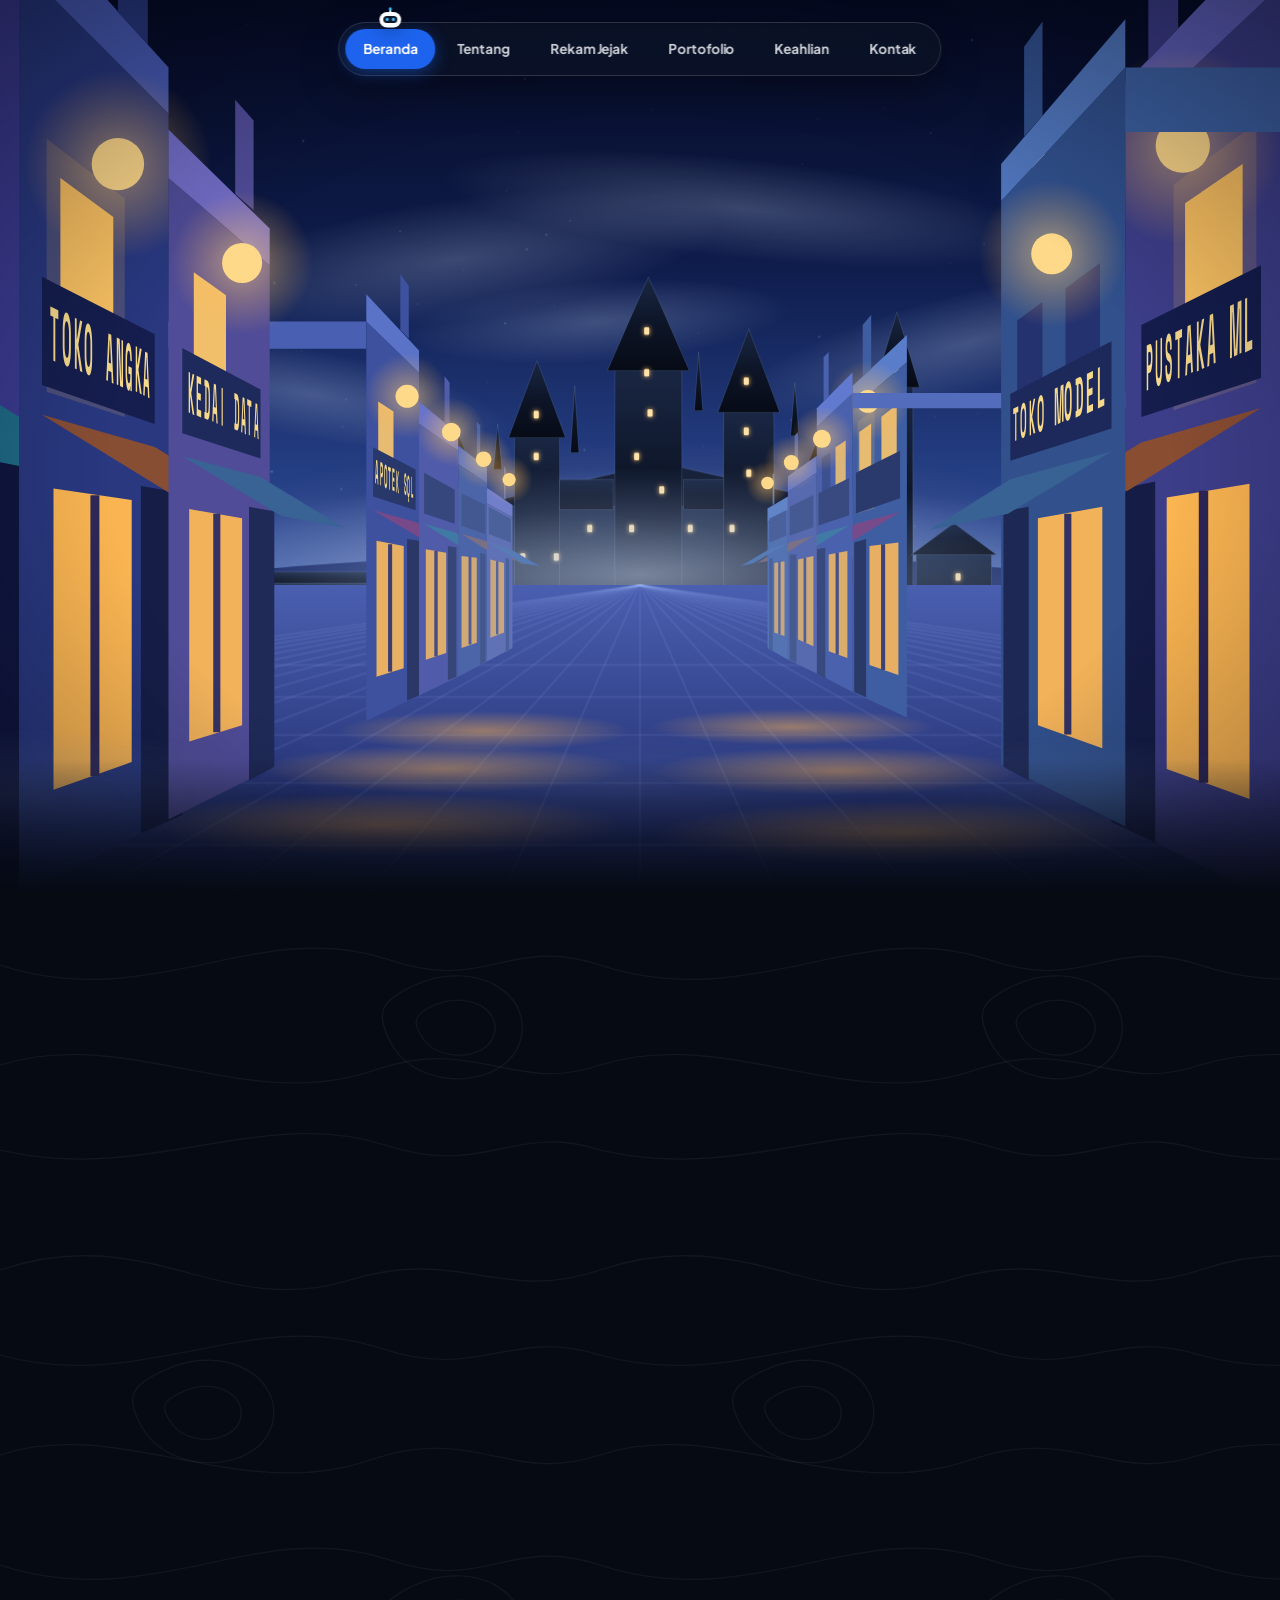
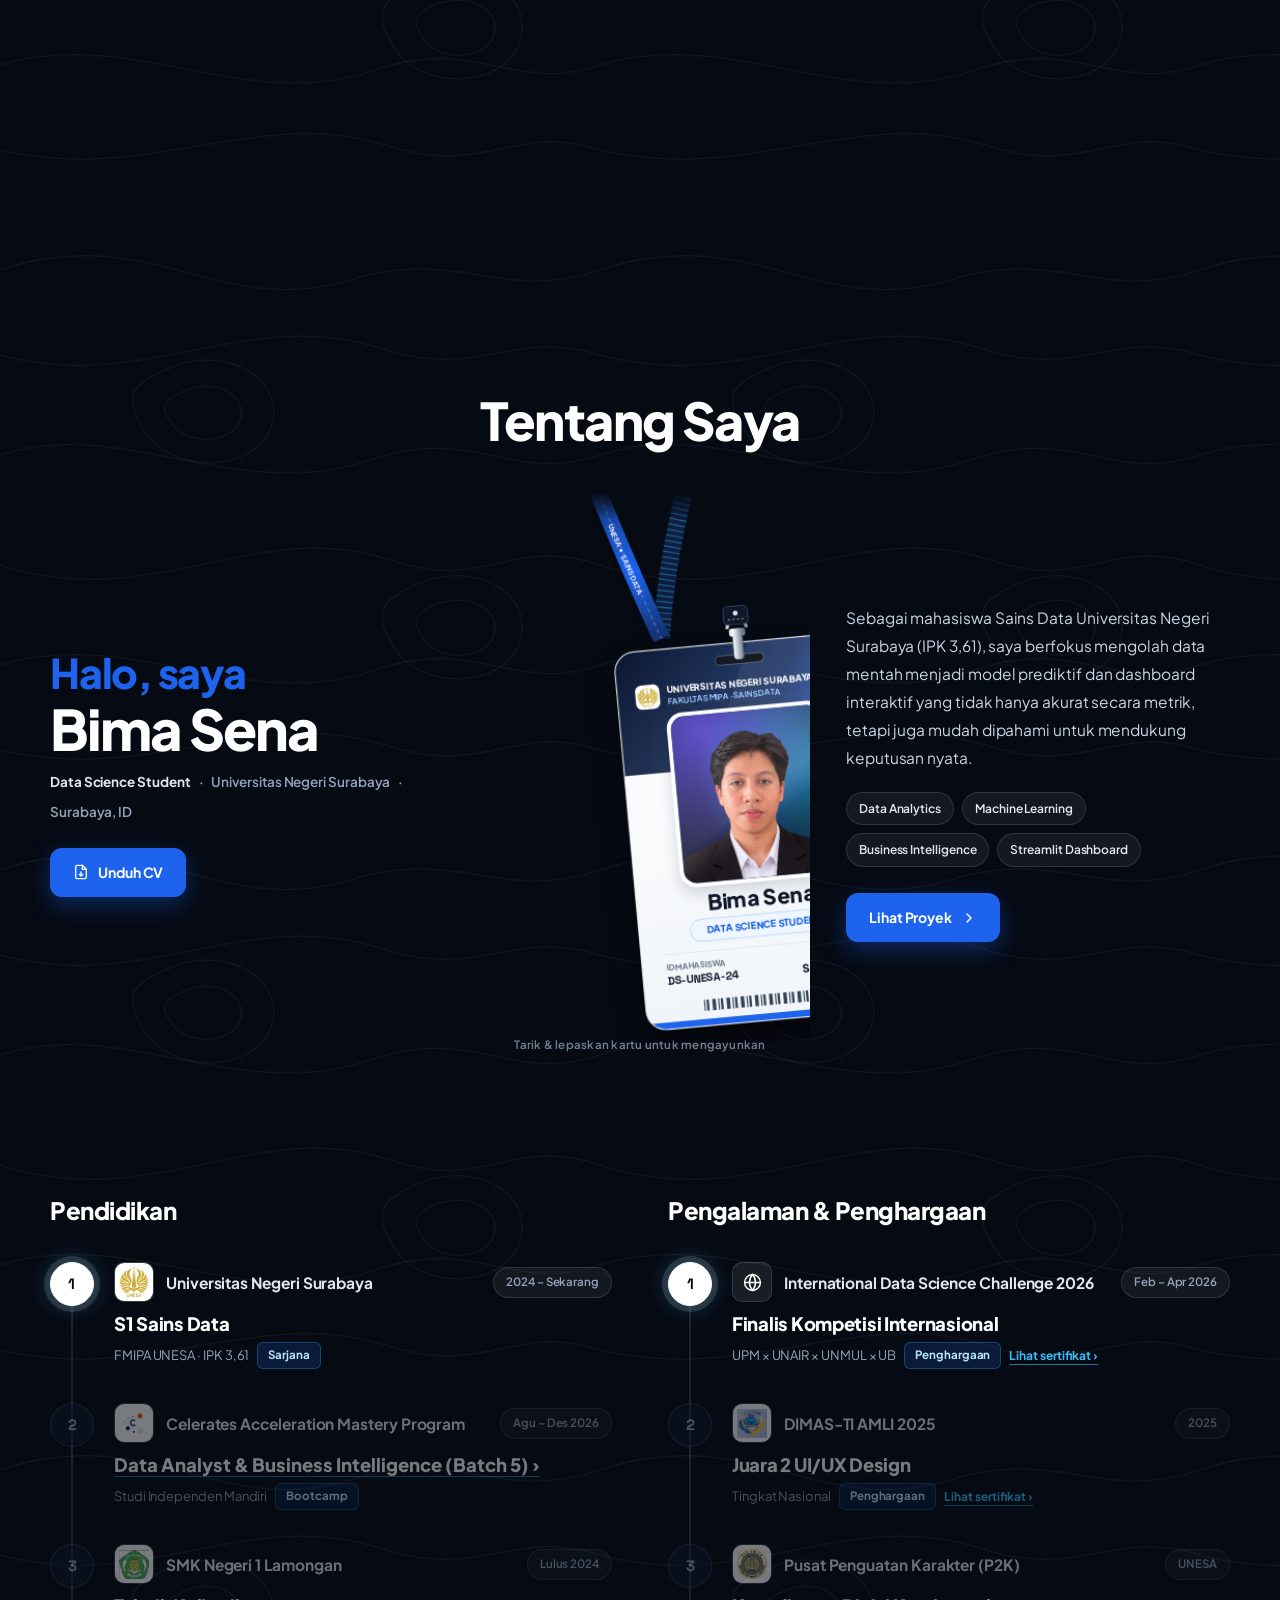
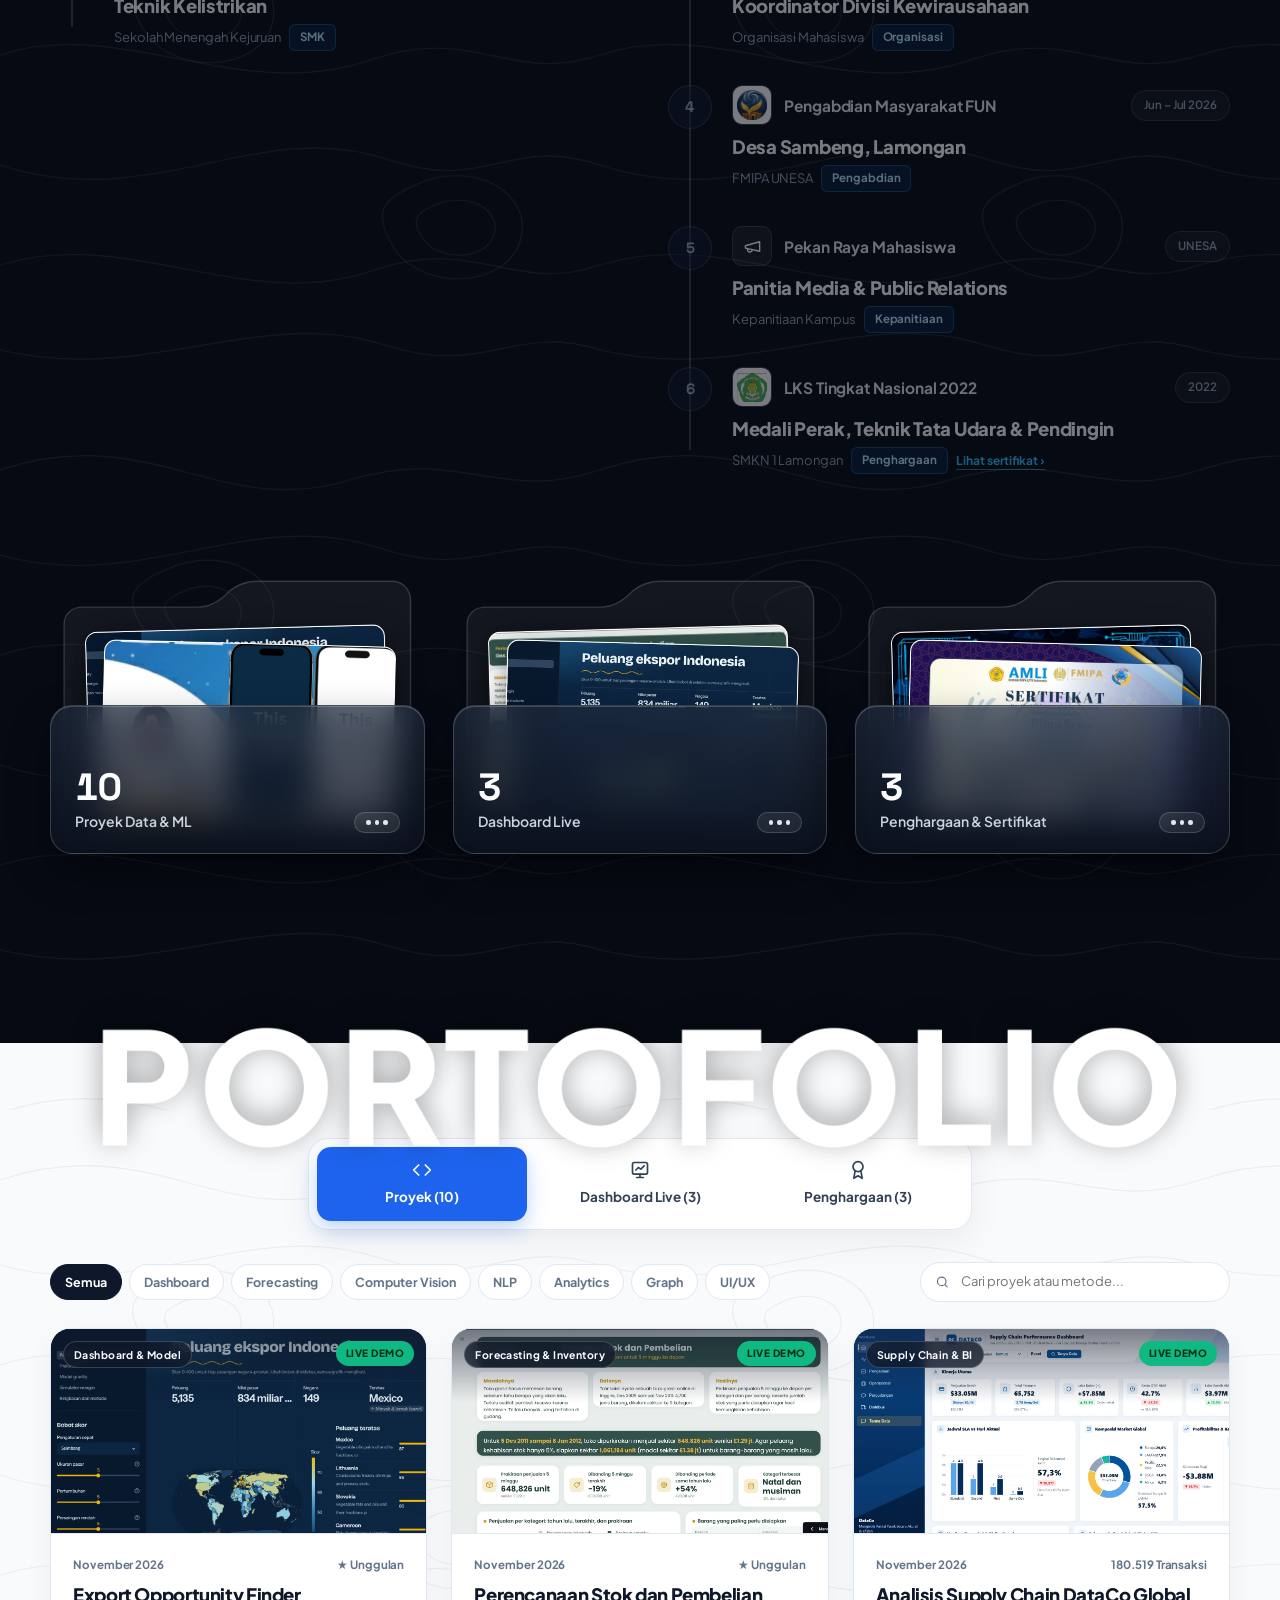
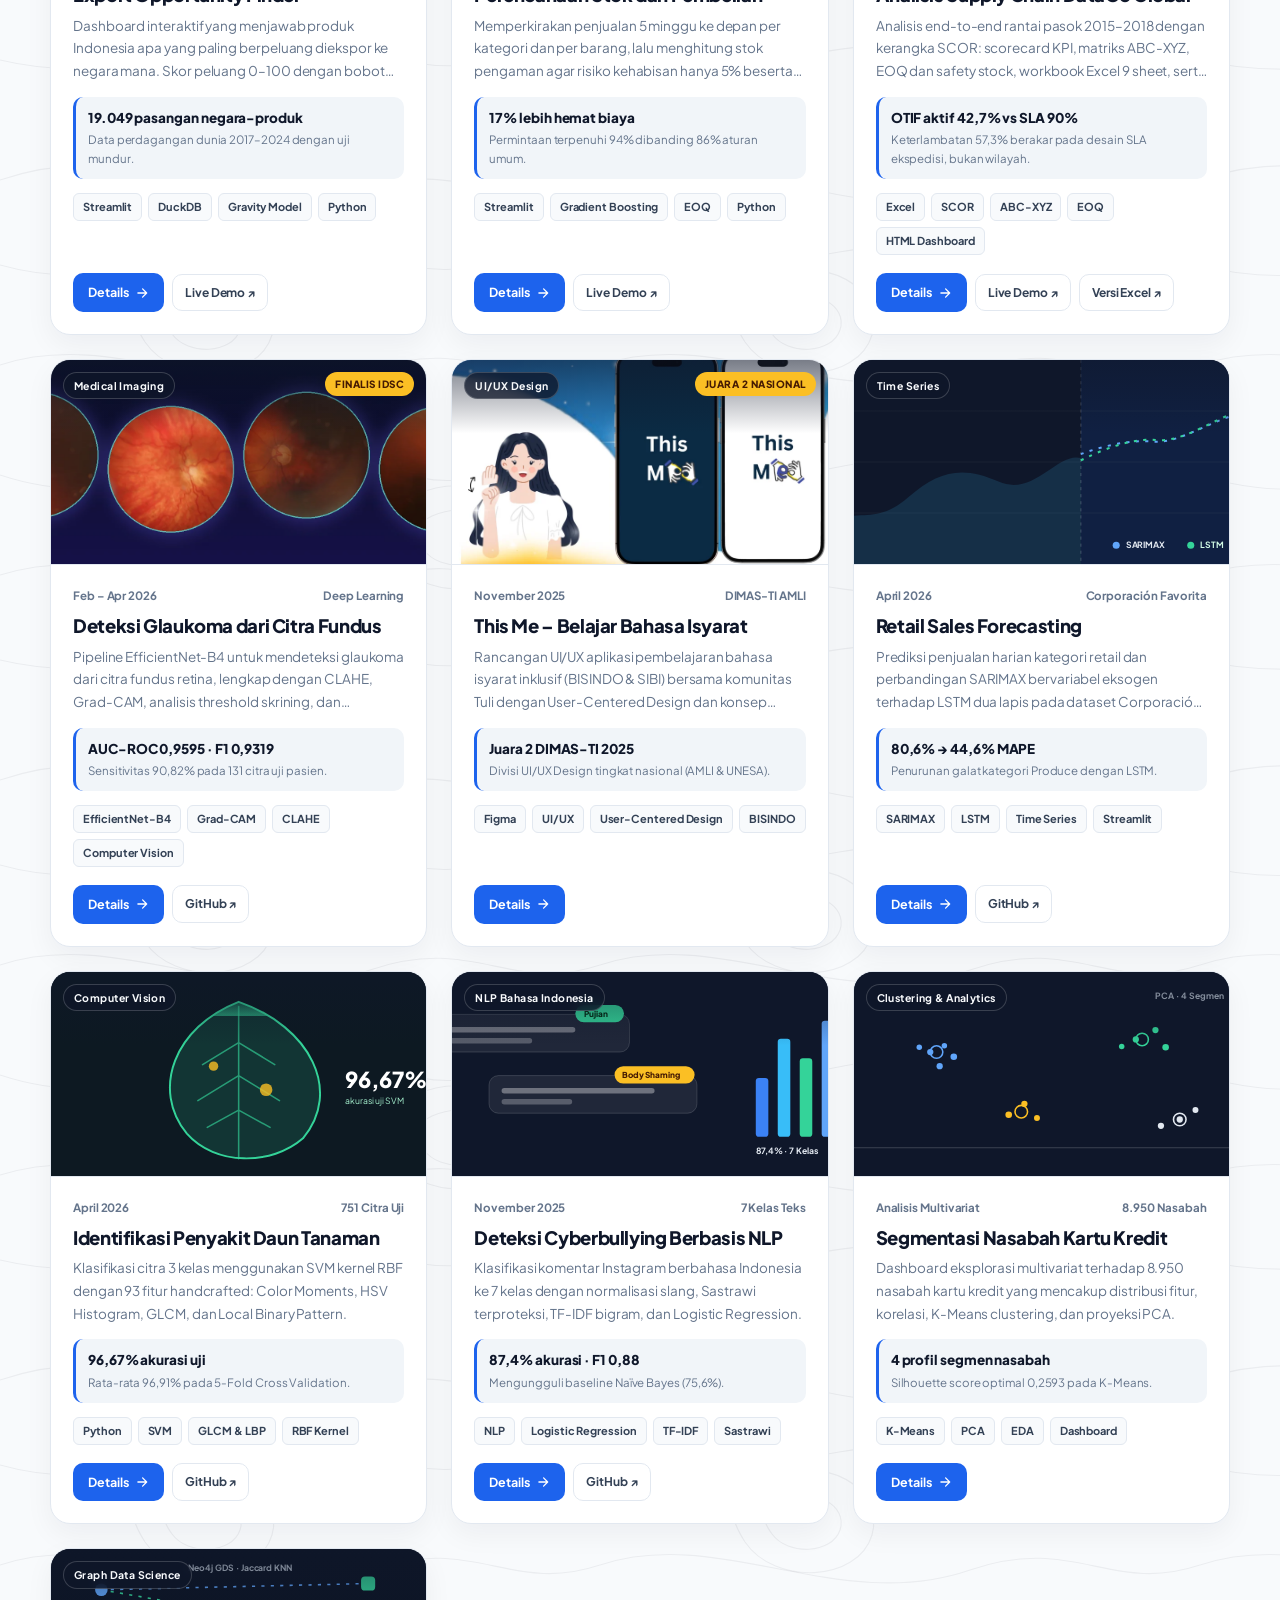
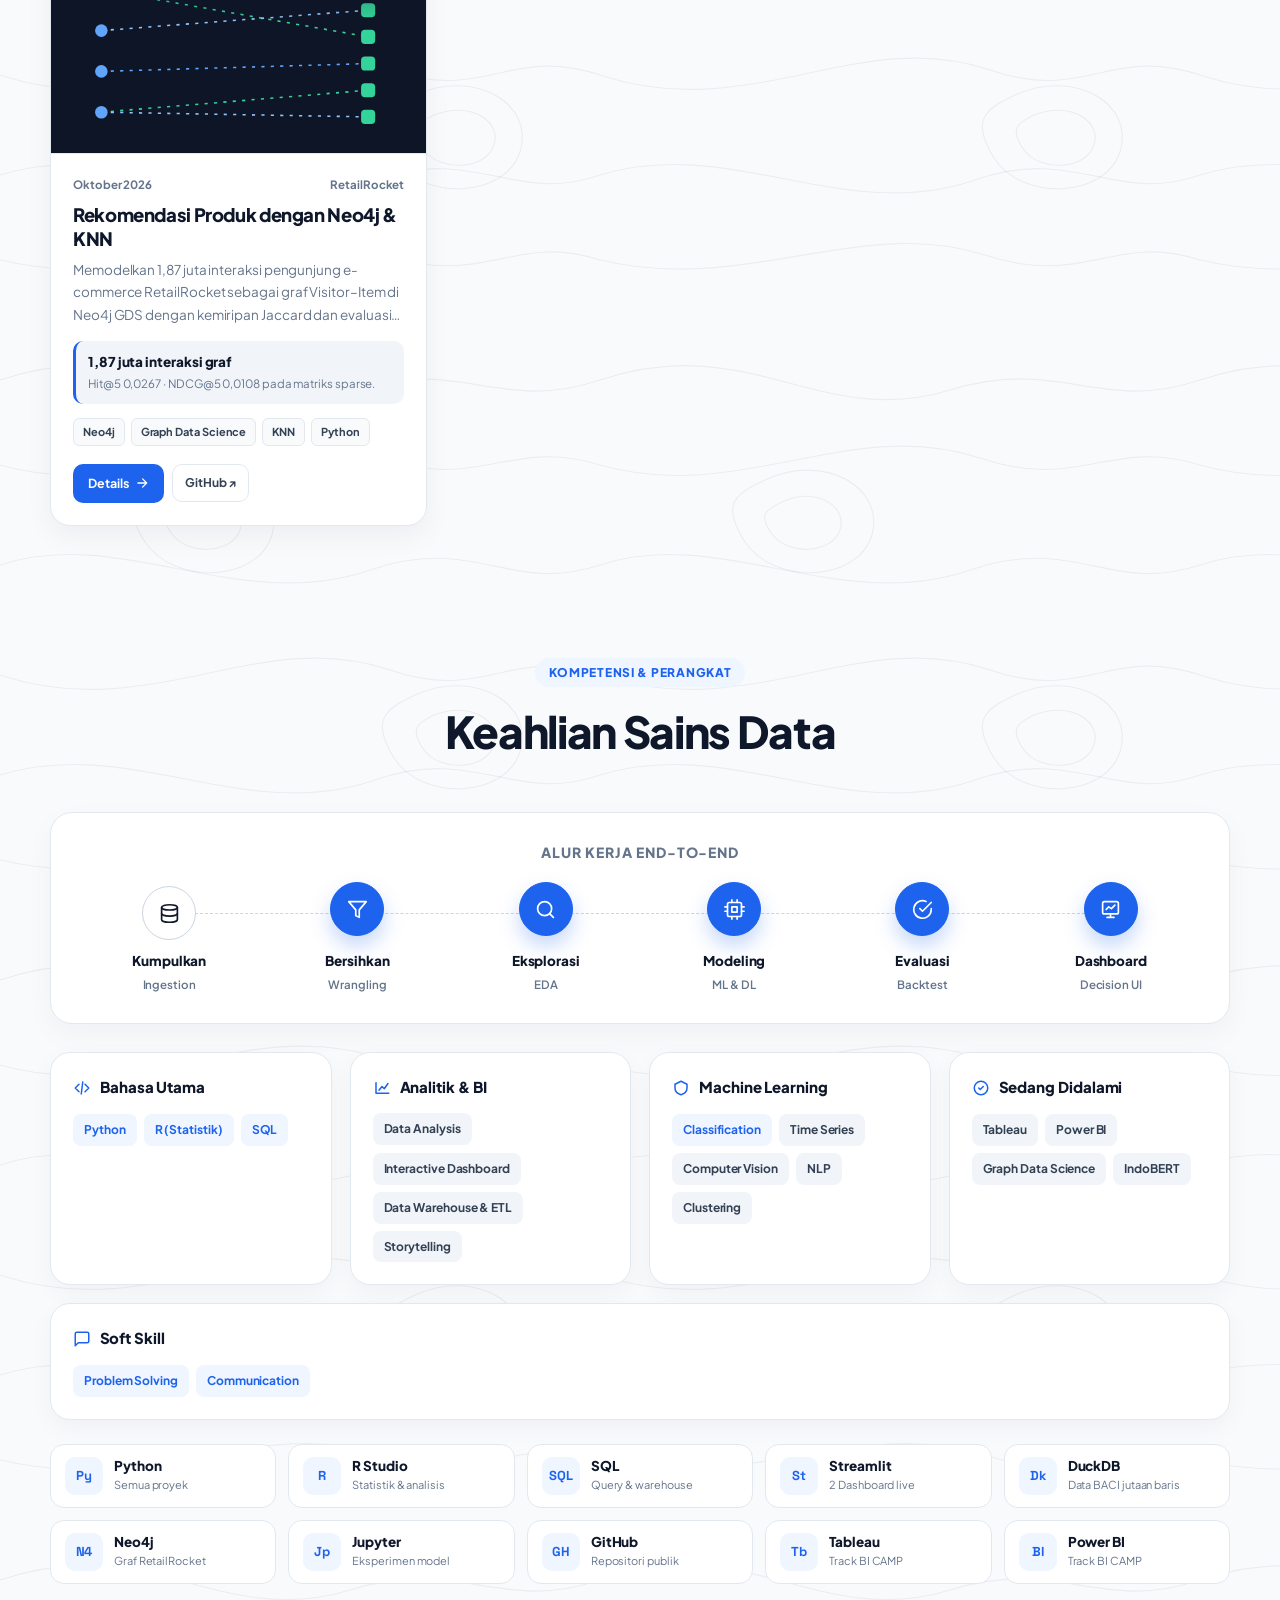
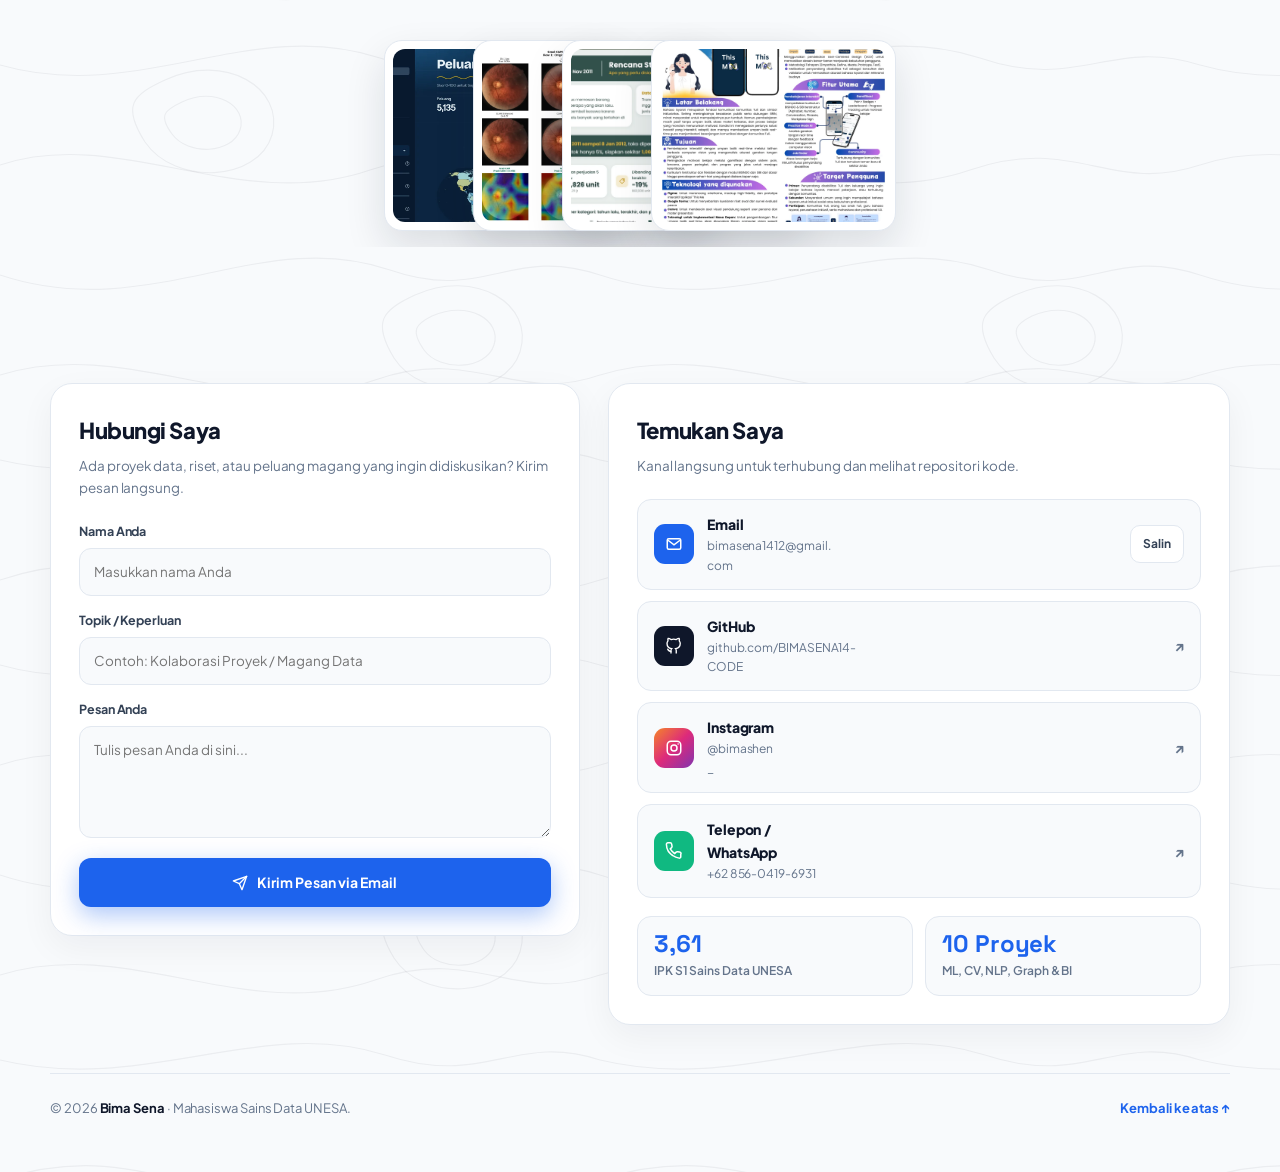
<file: index.html>
<!doctype html>
<html lang="id">
<head>
  <meta charset="utf-8" />
  <meta name="viewport" content="width=device-width, initial-scale=1" />
  <meta name="theme-color" content="#060A13" />
  <meta name="description" content="Portofolio Bima Sena — Mahasiswa Sains Data Universitas Negeri Surabaya, berfokus pada data analytics, machine learning, dan visualisasi data." />
  <title>Bima Sena | Data Science Portfolio</title>
  <link rel="preconnect" href="https://fonts.googleapis.com" />
  <link rel="preconnect" href="https://fonts.gstatic.com" crossorigin />
  <link href="https://fonts.googleapis.com/css2?family=Plus+Jakarta+Sans:wght@400;500;600;700;800&family=Space+Grotesk:wght@600;700&display=swap" rel="stylesheet" />
  <link rel="stylesheet" href="engine/scrollcraft.css" />
  <style>
    :root {
      --dark-bg: #060A13;
      --dark-surface: #0D1424;
      --dark-ink: #F8FAFC;
      --dark-muted: #94A3B8;
      --dark-line: rgba(255, 255, 255, 0.10);

      --light-bg: #F8FAFC;
      --light-surface: #FFFFFF;
      --light-alt: #F1F5F9;
      --light-ink: #0F172A;
      --light-soft: #334155;
      --light-muted: #64748B;
      --light-line: #E2E8F0;
      --light-line-strong: #CBD5E1;

      --blue: #1D63ED;
      --blue-hover: #154FD1;
      --blue-light: #38BDF8;
      --blue-tint: #EFF6FF;
      --emerald: #10B981;
      --amber: #F59E0B;

      --font-sans: 'Plus Jakarta Sans', system-ui, -apple-system, sans-serif;
      --font-display: 'Space Grotesk', 'Plus Jakarta Sans', system-ui, sans-serif;
      --max-w: 1180px;

      /* Scroll-craft token sync */
      --sc-canvas: var(--dark-bg);
      --sc-surface: var(--dark-surface);
      --sc-ink: var(--dark-ink);
      --sc-ink-soft: var(--dark-muted);
      --sc-accent: var(--blue);
      --sc-accent-ink: #FFFFFF;
      --sc-font-display: var(--font-display);
      --sc-font-text: var(--font-sans);

      /* Seamless periodic organic topographic contour SVG patterns (zero tile seams) */
      --topo-dark: url("data:image/svg+xml,%3Csvg xmlns='http://www.w3.org/2000/svg' width='600' height='600' viewBox='0 0 600 600' fill='none'%3E%3Cg stroke='rgba(255,255,255,0.048)' stroke-width='1.15'%3E%3Cpath d='M0 70 C150 20, 220 120, 350 80 C460 46, 500 104, 600 70'/%3E%3Cpath d='M0 155 C140 195, 250 105, 380 148 C480 182, 510 127, 600 155'/%3E%3Cpath d='M0 255 C120 215, 240 305, 370 260 C475 224, 510 285, 600 255'/%3E%3Cpath d='M0 365 C150 415, 260 315, 390 360 C485 393, 510 335, 600 365'/%3E%3Cpath d='M0 465 C130 425, 245 515, 375 470 C475 435, 515 495, 600 465'/%3E%3Cpath d='M0 550 C145 585, 260 505, 385 545 C485 578, 515 522, 600 550'/%3E%3Cpath d='M165 170 C225 142, 285 178, 272 225 C258 272, 175 276, 145 232 C122 196, 132 185, 165 170 Z'/%3E%3Cpath d='M182 192 C215 176, 248 196, 240 220 C232 244, 188 246, 172 224 C158 205, 165 200, 182 192 Z'/%3E%3Cpath d='M415 385 C475 358, 535 394, 520 442 C505 488, 422 492, 394 448 C372 412, 382 400, 415 385 Z'/%3E%3Cpath d='M432 406 C468 390, 502 410, 494 435 C486 460, 440 462, 424 440 C410 420, 416 414, 432 406 Z'/%3E%3C/g%3E%3C/svg%3E");
      --topo-light: url("data:image/svg+xml,%3Csvg xmlns='http://www.w3.org/2000/svg' width='600' height='600' viewBox='0 0 600 600' fill='none'%3E%3Cg stroke='rgba(15,23,42,0.055)' stroke-width='1.15'%3E%3Cpath d='M0 70 C150 20, 220 120, 350 80 C460 46, 500 104, 600 70'/%3E%3Cpath d='M0 155 C140 195, 250 105, 380 148 C480 182, 510 127, 600 155'/%3E%3Cpath d='M0 255 C120 215, 240 305, 370 260 C475 224, 510 285, 600 255'/%3E%3Cpath d='M0 365 C150 415, 260 315, 390 360 C485 393, 510 335, 600 365'/%3E%3Cpath d='M0 465 C130 425, 245 515, 375 470 C475 435, 515 495, 600 465'/%3E%3Cpath d='M0 550 C145 585, 260 505, 385 545 C485 578, 515 522, 600 550'/%3E%3Cpath d='M165 170 C225 142, 285 178, 272 225 C258 272, 175 276, 145 232 C122 196, 132 185, 165 170 Z'/%3E%3Cpath d='M182 192 C215 176, 248 196, 240 220 C232 244, 188 246, 172 224 C158 205, 165 200, 182 192 Z'/%3E%3Cpath d='M415 385 C475 358, 535 394, 520 442 C505 488, 422 492, 394 448 C372 412, 382 400, 415 385 Z'/%3E%3Cpath d='M432 406 C468 390, 502 410, 494 435 C486 460, 440 462, 424 440 C410 420, 416 414, 432 406 Z'/%3E%3C/g%3E%3C/svg%3E");
    }

    *, *::before, *::after { box-sizing: border-box; }
    [hidden] { display: none !important; }
    html {
      scroll-behavior: smooth;
      scroll-padding-top: 96px;
      background: var(--dark-bg);
    }
    body {
      margin: 0;
      font-family: var(--font-sans);
      font-size: 15px;
      line-height: 1.65;
      color: var(--dark-ink);
      background: var(--dark-bg);
      -webkit-font-smoothing: antialiased;
      overflow-x: clip;
    }
    a { color: inherit; text-decoration: none; }
    button, input, textarea { font: inherit; }
    a:focus-visible, button:focus-visible, input:focus-visible, textarea:focus-visible {
      outline: 2px solid var(--blue);
      outline-offset: 3px;
    }

    .container {
      width: min(var(--max-w), calc(100% - 48px));
      margin-inline: auto;
    }
    .skip-link {
      position: absolute; top: -60px; left: 16px; z-index: 200;
      padding: 10px 16px; border-radius: 10px;
      background: var(--blue); color: #fff; font-weight: 700; font-size: 13px;
    }
    .skip-link:focus { top: 14px; }

    /* =========================================================================
       FLOATING ADAPTIVE PILL NAVBAR (Dark Glass -> Light Glass)
       ========================================================================= */
    .site-header {
      position: fixed;
      top: 22px;
      left: 50%;
      transform: translateX(-50%);
      z-index: 90;
      width: max-content;
      max-width: calc(100% - 28px);
    }
    .pill-nav {
      position: relative;
      display: flex;
      align-items: center;
      gap: 4px;
      padding: 6px;
      border-radius: 999px;
      background: rgba(13, 20, 36, 0.72);
      border: 1px solid rgba(255, 255, 255, 0.14);
      -webkit-backdrop-filter: blur(18px) saturate(1.3);
      backdrop-filter: blur(18px) saturate(1.3);
      box-shadow: 0 14px 38px rgba(0, 0, 0, 0.35);
      transition: background-color 0.3s ease, border-color 0.3s ease, box-shadow 0.3s ease;
    }
    .site-header.on-light .pill-nav {
      background: rgba(255, 255, 255, 0.88);
      border-color: rgba(15, 23, 42, 0.10);
      box-shadow: 0 12px 34px rgba(15, 23, 42, 0.10);
    }
    .pill-nav a {
      position: relative;
      z-index: 2;
      padding: 9px 18px;
      border-radius: 999px;
      font-size: 13.5px;
      font-weight: 700;
      color: rgba(248, 250, 252, 0.82);
      white-space: nowrap;
      transition: color 0.22s ease;
    }
    .pill-nav a:hover { color: #FFFFFF; }
    .site-header.on-light .pill-nav a { color: #334155; }
    .site-header.on-light .pill-nav a:hover { color: #0F172A; }
    .pill-nav a.active,
    .site-header.on-light .pill-nav a.active {
      color: #FFFFFF;
    }
    .nav-indicator {
      position: absolute;
      z-index: 1;
      top: 6px;
      bottom: 6px;
      left: 6px;
      width: 76px;
      border-radius: 999px;
      background: var(--blue);
      box-shadow: 0 4px 16px rgba(29, 99, 237, 0.45);
      transition: left 0.36s cubic-bezier(0.25, 0.9, 0.3, 1), width 0.36s cubic-bezier(0.25, 0.9, 0.3, 1);
      pointer-events: none;
    }
    /* Minimal friendly data-bot mascot perched above the active pill */
    .nav-mascot {
      position: absolute;
      top: -22px;
      left: 50%;
      transform: translateX(-50%);
      width: 28px;
      height: 24px;
      filter: drop-shadow(0 4px 8px rgba(0, 0, 0, 0.25));
      transition: transform 0.3s ease;
    }
    .pill-nav:hover .nav-mascot { transform: translateX(-50%) translateY(-2px); }

    .mobile-bar { display: none; }

    /* =========================================================================
       CHAPTER I: DARK TOPOGRAPHIC WORLD (Hero, About + Lanyard, Timeline, Folders)
       ========================================================================= */
    .dark-world {
      position: relative;
      background-color: var(--dark-bg);
      background-image: var(--topo-dark);
      background-size: 600px 600px;
      color: var(--dark-ink);
    }

    /* Act 1: Pinned "Living Data Horizon" Scrollytelling Hero (210vh track) */
    .hero-track {
      position: relative;
      height: 210svh;
    }
    .hero-scene {
      position: sticky;
      top: 0;
      height: 100svh;
      min-height: 600px;
      overflow: hidden;
      display: grid;
      place-items: center;
      background: linear-gradient(180deg, #050a22 0%, #0f1d4d 30%, #27428a 55%, #5b7fc6 69%, #2a3678 70%, #121842 100%);
    }
    /* ===== Hero: malam di kastil Hogwarts (parallax berlapis, tanpa gelombang) ===== */
    .hs-layer {
      position: absolute;
      inset: 0;
      z-index: 1;
      pointer-events: none;
      transform-origin: 50% 65%;
      will-change: transform, opacity;
    }
    .hs-layer svg { display: block; width: 100%; height: 100%; }
    .hs-near { z-index: 2; }
    .hs-horizon-glow {
      background: radial-gradient(ellipse 60% 26% at 50% 65%, rgba(255, 196, 150, 0.22), transparent 70%);
    }
    .hs-moon {
      inset: auto;
      top: 10%;
      right: 15%;
      width: 58px;
      height: 58px;
      border-radius: 50%;
      background: radial-gradient(circle at 38% 36%, #fbf8ec 0%, #e3dfcc 58%, #c9c6b4 100%);
      box-shadow: 0 0 42px rgba(226, 236, 255, 0.40), 0 0 140px rgba(150, 185, 255, 0.20);
      opacity: 0.92;
    }
    .hs-stars {
      -webkit-mask-image: linear-gradient(180deg, #000 0%, #000 48%, transparent 80%);
      mask-image: linear-gradient(180deg, #000 0%, #000 48%, transparent 80%);
    }
    .hs-stars i {
      position: absolute;
      border-radius: 50%;
      background: #EAF1FF;
      opacity: 0.2;
      animation: hsTwinkle var(--d, 4s) ease-in-out var(--dl, 0s) infinite;
    }
    @keyframes hsTwinkle {
      0%, 100% { opacity: 0.18; transform: scale(0.85); }
      50% { opacity: var(--o, 0.85); transform: scale(1.15); }
    }
    .hs-mist {
      inset: auto auto 0 0;
      width: 200%;
      background-repeat: repeat-x;
      background-size: 50% 100%;
      animation: hsMist var(--mist-t, 90s) linear infinite;
    }
    .hs-mist--1 {
      height: 24%;
      bottom: 26%;
      background-image:
        radial-gradient(ellipse 22% 42% at 18% 58%, rgba(160, 182, 214, 0.20), transparent 72%),
        radial-gradient(ellipse 26% 38% at 52% 50%, rgba(150, 172, 208, 0.16), transparent 72%),
        radial-gradient(ellipse 20% 40% at 82% 60%, rgba(168, 188, 218, 0.18), transparent 72%);
    }
    .hs-mist--2 {
      --mist-t: 60s;
      height: 18%;
      bottom: 10%;
      opacity: 0.7;
      background-image:
        radial-gradient(ellipse 24% 46% at 24% 66%, rgba(120, 144, 182, 0.26), transparent 72%),
        radial-gradient(ellipse 28% 40% at 60% 60%, rgba(112, 136, 176, 0.22), transparent 72%),
        radial-gradient(ellipse 18% 44% at 88% 68%, rgba(126, 150, 188, 0.22), transparent 72%);
    }
    @keyframes hsMist { to { transform: translate3d(-50%, 0, 0); } }
    .hs-castle .win-glow, .hs-castle .win-core { opacity: var(--lit, 0.55); }
    .hs-castle .win { animation: hsFlick 6s ease-in-out infinite; }
    .hs-castle .win.w1 { animation-duration: 7.3s; animation-delay: -1.2s; }
    .hs-castle .win.w2 { animation-duration: 5.1s; animation-delay: -2.6s; }
    .hs-castle .win.w3 { animation-duration: 8.4s; animation-delay: -3.9s; }
    .hs-castle .win.w4 { animation-duration: 6.7s; animation-delay: -0.4s; }
    @keyframes hsFlick {
      0%, 100% { opacity: 1; }
      46% { opacity: 0.72; }
      52% { opacity: 1; }
      78% { opacity: 0.85; }
    }
    .hero-kicker, .hero-display, .hero-sub { animation: hsRise 1.1s cubic-bezier(.2, .7, .2, 1) both; }
    .hero-display { animation-delay: 0.15s; }
    .hero-sub { animation-delay: 0.35s; }
    @keyframes hsRise {
      from { opacity: 0; transform: translate3d(0, 22px, 0); }
      to { opacity: 1; transform: translate3d(0, 0, 0); }
    }
    .hero-display {
      color: rgba(230, 236, 246, 0.93);
      text-shadow: 0 10px 44px rgba(3, 8, 20, 0.55);
    }
    .hs-walls .lf { animation: hsFlick 4.8s ease-in-out infinite; }
    .hero-scene::after {
      content: "";
      position: absolute;
      inset: 0;
      z-index: 2;
      pointer-events: none;
      background: radial-gradient(ellipse 80% 75% at 50% 52%, transparent 52%, rgba(2, 4, 14, 0.5) 100%);
    }
    .hero-title-wrap { margin-top: -7vh; }
    .hero-title-wrap::before {
      content: "";
      position: absolute;
      inset: -14% -10%;
      z-index: -1;
      background: radial-gradient(ellipse 50% 50% at 50% 50%, rgba(4, 8, 30, 0.58), transparent 72%);
    }
    .hero-display { font-size: clamp(34px, 5.8vw, 78px); text-shadow: 0 6px 30px rgba(2, 5, 20, 0.8), 0 1px 2px rgba(2, 5, 20, 0.6); }
    @media (prefers-reduced-motion: reduce) {
      .hs-walls .lf { animation: none !important; }
      .hs-stars i, .hs-mist, .hs-castle .win,
      .hero-kicker, .hero-display, .hero-sub { animation: none !important; }
    }
    .hero-title-wrap {
      position: relative;
      z-index: 3;
      text-align: center;
      padding: 0 20px;
      will-change: transform, opacity;
    }
    .hero-kicker {
      display: inline-flex;
      align-items: center;
      gap: 8px;
      margin-bottom: 16px;
      padding: 7px 15px;
      border-radius: 999px;
      background: rgba(10, 18, 36, 0.65);
      border: 1px solid rgba(56, 189, 248, 0.30);
      -webkit-backdrop-filter: blur(10px);
      backdrop-filter: blur(10px);
      font-size: 12px;
      font-weight: 700;
      letter-spacing: 0.12em;
      text-transform: uppercase;
      color: #E2E8F0;
    }
    .hero-kicker span {
      width: 7px; height: 7px; border-radius: 50%;
      background: #38BDF8;
      box-shadow: 0 0 10px #38BDF8;
    }
    .hero-display {
      margin: 0;
      font-family: var(--font-display);
      font-size: clamp(38px, 7.2vw, 94px);
      font-weight: 700;
      line-height: 0.96;
      letter-spacing: -0.03em;
      text-transform: uppercase;
      color: #FFFFFF;
      text-shadow: 0 18px 50px rgba(4, 8, 18, 0.75);
    }
    .hero-sub {
      margin: 18px auto 0;
      max-width: 540px;
      font-size: clamp(14px, 1.4vw, 17px);
      font-weight: 500;
      color: rgba(226, 232, 240, 0.88);
      text-shadow: 0 4px 18px rgba(4, 8, 18, 0.8);
    }
    .hero-scroll-cue {
      position: absolute;
      left: 50%;
      bottom: 28px;
      transform: translateX(-50%);
      z-index: 6;
      display: inline-flex;
      flex-direction: column;
      align-items: center;
      gap: 7px;
      font-size: 11px;
      font-weight: 700;
      letter-spacing: 0.12em;
      text-transform: uppercase;
      color: rgba(226, 232, 240, 0.75);
      pointer-events: none;
      transition: opacity 0.25s ease;
    }
    .scroll-mouse {
      width: 22px;
      height: 34px;
      border-radius: 12px;
      border: 1.6px solid rgba(226, 232, 240, 0.55);
      display: flex;
      justify-content: center;
      padding-top: 6px;
    }
    .scroll-mouse i {
      width: 3px;
      height: 7px;
      border-radius: 3px;
      background: #38BDF8;
      animation: wheelDrop 1.6s ease-in-out infinite;
    }
    @keyframes wheelDrop {
      0% { transform: translateY(0); opacity: 1; }
      75% { transform: translateY(10px); opacity: 0.2; }
      100% { transform: translateY(0); opacity: 0; }
    }
    .hero-fade-bottom {
      position: absolute;
      left: 0; right: 0; bottom: 0;
      height: 140px;
      z-index: 5;
      background: linear-gradient(180deg, rgba(6, 10, 19, 0) 0%, var(--dark-bg) 95%);
      pointer-events: none;
    }

    /* Buttons */
    .btn {
      display: inline-flex;
      align-items: center;
      justify-content: center;
      gap: 9px;
      padding: 12px 22px;
      border-radius: 12px;
      border: 1px solid transparent;
      font-size: 14px;
      font-weight: 700;
      cursor: pointer;
      white-space: nowrap;
      transition: transform 0.2s ease, background-color 0.2s ease, box-shadow 0.2s ease, border-color 0.2s ease;
    }
    .btn-blue {
      background: var(--blue);
      color: #FFFFFF;
      box-shadow: 0 8px 24px rgba(29, 99, 237, 0.36);
    }
    .btn-blue:hover {
      background: var(--blue-hover);
      transform: translateY(-2px);
      box-shadow: 0 12px 28px rgba(29, 99, 237, 0.48);
    }
    .btn-outline-dark {
      background: rgba(255, 255, 255, 0.06);
      color: #F8FAFC;
      border-color: rgba(255, 255, 255, 0.16);
    }
    .btn-outline-dark:hover {
      background: rgba(255, 255, 255, 0.12);
      transform: translateY(-2px);
    }
    .btn-outline-light {
      background: #FFFFFF;
      color: var(--light-ink);
      border-color: var(--light-line-strong);
    }
    .btn-outline-light:hover {
      border-color: var(--blue);
      color: var(--blue);
      transform: translateY(-2px);
    }

    /* Act 2: About Me 3-Column Signature Layout + Hanging ID Card */
    .about-section {
      position: relative;
      padding: 88px 0 64px;
    }
    .center-heading {
      margin: 0 0 28px;
      text-align: center;
      font-family: var(--font-sans);
      font-size: clamp(32px, 4.2vw, 52px);
      font-weight: 800;
      letter-spacing: -0.03em;
      color: #FFFFFF;
    }
    .about-spread {
      display: grid;
      grid-template-columns: 1fr 340px 1fr;
      gap: 36px;
      align-items: center;
    }
    .about-left .hello-tag {
      display: block;
      font-size: clamp(28px, 3.2vw, 42px);
      font-weight: 800;
      letter-spacing: -0.03em;
      line-height: 1.1;
      color: var(--blue);
    }
    .about-left h2 {
      margin: 4px 0 14px;
      font-family: var(--font-sans);
      font-size: clamp(36px, 4.4vw, 56px);
      font-weight: 800;
      line-height: 1.04;
      letter-spacing: -0.035em;
      color: #FFFFFF;
    }
    .about-meta-line {
      display: flex;
      flex-wrap: wrap;
      align-items: center;
      gap: 8px;
      margin: 0 0 24px;
      color: var(--dark-muted);
      font-size: 13.5px;
      font-weight: 600;
    }
    .about-meta-line b {
      color: #E2E8F0;
      font-weight: 700;
    }
    .about-actions {
      display: flex;
      flex-wrap: wrap;
      gap: 12px;
    }

    /* Center Lanyard Stage */
    .lanyard-col {
      position: relative;
      display: flex;
      flex-direction: column;
      align-items: center;
    }
    .lanyard-stage {
      position: relative;
      width: 100%;
      height: 550px;
    }
    .lanyard-stage canvas {
      position: absolute;
      inset: 0;
      width: 100%;
      height: 100%;
      display: block;
      cursor: grab;
      touch-action: pan-y;
      -webkit-mask-image: linear-gradient(180deg, transparent 0px, #000 28px, #000 100%);
      mask-image: linear-gradient(180deg, transparent 0px, #000 28px, #000 100%);
    }
    .lanyard-caption {
      margin-top: -6px;
      font-size: 11.5px;
      font-weight: 600;
      color: rgba(148, 163, 184, 0.78);
      letter-spacing: 0.02em;
    }

    /* Right Bio Column */
    .about-right p {
      margin: 0 0 20px;
      color: #CBD5E1;
      font-size: 15.5px;
      line-height: 1.8;
    }
    .focus-pills {
      display: flex;
      flex-wrap: wrap;
      gap: 8px;
      margin-bottom: 26px;
    }
    .focus-pills span {
      padding: 6px 12px;
      border-radius: 999px;
      background: rgba(255, 255, 255, 0.06);
      border: 1px solid rgba(255, 255, 255, 0.12);
      color: #E2E8F0;
      font-size: 12px;
      font-weight: 600;
    }

    /* Act 3: Side-by-Side Interactive Timeline (Dark Ground) */
    .journey-section {
      padding: 72px 0 64px;
    }
    .tl-cols {
      display: grid;
      grid-template-columns: 1fr 1fr;
      gap: 56px;
    }
    .tl-heading {
      margin: 0 0 32px;
      font-size: 24px;
      font-weight: 800;
      letter-spacing: -0.02em;
      color: #FFFFFF;
    }
    .tl-list {
      position: relative;
      margin: 0;
      padding: 0;
      list-style: none;
    }
    .tl-list::before {
      content: "";
      position: absolute;
      z-index: 0;
      left: 21px;
      top: 24px;
      bottom: 24px;
      width: 2px;
      background: rgba(255, 255, 255, 0.10);
    }
    .tl-list::after {
      content: "";
      position: absolute;
      z-index: 0;
      left: 21px;
      top: 24px;
      width: 2px;
      height: calc((100% - 48px) * var(--tl-fill, 0));
      background: linear-gradient(180deg, #38BDF8 0%, #1D63ED 100%);
      box-shadow: 0 0 14px rgba(56, 189, 248, 0.65);
      transition: height 0.12s linear;
    }
    .tl-item {
      position: relative;
      z-index: 1;
      padding: 0 0 34px 64px;
      opacity: 0.46;
      transition: opacity 0.28s ease;
    }
    .tl-item:last-child { padding-bottom: 0; }
    .tl-item.active,
    .tl-item:hover { opacity: 1; }
    .tl-num {
      position: absolute;
      z-index: 2;
      left: 0;
      top: 0;
      width: 44px;
      height: 44px;
      border-radius: 50%;
      display: grid;
      place-items: center;
      font-family: var(--font-display);
      font-size: 15px;
      font-weight: 700;
      color: #94A3B8;
      background: #0D1526;
      border: 1px solid rgba(255, 255, 255, 0.14);
      transition: all 0.28s ease;
    }
    .tl-item.active .tl-num,
    .tl-item:hover .tl-num {
      color: #060A13;
      background: #FFFFFF;
      border-color: #FFFFFF;
      box-shadow: 0 0 0 6px rgba(255, 255, 255, 0.12), 0 0 24px rgba(56, 189, 248, 0.35);
    }
    .tl-head {
      display: flex;
      align-items: center;
      gap: 12px;
    }
    .tl-logo {
      position: relative;
      overflow: hidden;
      flex: 0 0 40px;
      width: 40px;
      height: 40px;
      border-radius: 10px;
      display: grid;
      place-items: center;
      background: rgba(255, 255, 255, 0.08);
      border: 1px solid rgba(255, 255, 255, 0.14);
      color: #FFFFFF;
      font-size: 12px;
      font-weight: 800;
    }
    .tl-logo img {
      position: absolute;
      inset: 0;
      width: 100%;
      height: 100%;
      padding: 4px;
      object-fit: contain;
      background: #FFFFFF;
    }
    .tl-org {
      flex: 1;
      min-width: 0;
      font-size: 15.5px;
      font-weight: 700;
      color: #E2E8F0;
    }
    .tl-year {
      flex: 0 0 auto;
      padding: 5px 12px;
      border-radius: 999px;
      background: rgba(255, 255, 255, 0.06);
      border: 1px solid rgba(255, 255, 255, 0.12);
      color: #94A3B8;
      font-size: 11.5px;
      font-weight: 600;
      white-space: nowrap;
    }
    .tl-title {
      margin: 10px 0 6px;
      font-size: 18.5px;
      font-weight: 800;
      line-height: 1.3;
      letter-spacing: -0.015em;
      color: #FFFFFF;
    }
    .tl-sub {
      display: flex;
      flex-wrap: wrap;
      align-items: center;
      gap: 8px;
      margin: 0;
      font-size: 13px;
      color: #94A3B8;
    }
    .tl-tag {
      padding: 3px 10px;
      border-radius: 6px;
      background: rgba(29, 99, 237, 0.18);
      border: 1px solid rgba(56, 189, 248, 0.28);
      color: #BAE6FD;
      font-size: 11.5px;
      font-weight: 700;
    }
    button.tl-inline-btn {
      padding: 0;
      border: 0;
      background: none;
      color: inherit;
      text-align: left;
      cursor: pointer;
      text-decoration: underline;
      text-decoration-color: rgba(56, 189, 248, 0.6);
      text-underline-offset: 4px;
      transition: color 0.2s ease;
    }
    button.tl-inline-btn:hover { color: #38BDF8; }
    button.tl-inline-btn.small {
      font-size: 12px;
      font-weight: 700;
      color: #38BDF8;
    }

    /* Act 4: Smoked-Glass Folders (Like Reference Video 00:20-00:24) */
    .folders-section {
      padding: 40px 0 88px;
    }
    .folder-grid {
      display: grid;
      grid-template-columns: repeat(3, 1fr);
      gap: 28px;
    }
    .glass-folder {
      position: relative;
      display: block;
      aspect-ratio: 1.36;
      cursor: pointer;
      border: 0;
      background: transparent;
      padding: 0;
      text-align: left;
      color: #FFFFFF;
      transition: transform 0.35s cubic-bezier(0.2, 0.8, 0.25, 1);
    }
    .glass-folder:hover { transform: translateY(-6px); }
    .folder-back-svg {
      position: absolute;
      inset: 0;
      width: 100%;
      height: 100%;
    }
    .folder-back-svg path {
      fill: rgba(255, 255, 255, 0.055);
      stroke: rgba(255, 255, 255, 0.16);
      stroke-width: 1.4;
      vector-effect: non-scaling-stroke;
    }
    .folder-sheet {
      position: absolute;
      left: 10%;
      right: 10%;
      top: 12%;
      height: 65%;
      border-radius: 12px;
      overflow: hidden;
      background: #FFFFFF;
      border: 1px solid rgba(255, 255, 255, 0.35);
      box-shadow: 0 10px 28px rgba(0, 0, 0, 0.45);
      transition: transform 0.45s cubic-bezier(0.2, 0.85, 0.25, 1.1);
    }
    .folder-sheet img {
      width: 100%;
      height: 100%;
      object-fit: cover;
      object-position: center top;
    }
    .folder-sheet.s1 {
      transform: translateY(calc(16px - var(--folder-peek, 0) * 26px)) rotate(calc(-1.5deg - var(--folder-peek, 0) * 2.5deg));
      z-index: 1;
    }
    .folder-sheet.s2 {
      left: 14%; right: 8%; top: 16%;
      transform: translateY(calc(20px - var(--folder-peek, 0) * 18px)) rotate(calc(1.5deg + var(--folder-peek, 0) * 2.5deg));
      z-index: 2;
    }
    .glass-folder:hover .folder-sheet.s1 { transform: translateY(-26px) rotate(-5.5deg); }
    .glass-folder:hover .folder-sheet.s2 { transform: translateY(-16px) rotate(5.5deg); }

    .folder-pocket {
      position: absolute;
      left: 0;
      right: 0;
      bottom: 0;
      height: 54%;
      z-index: 3;
      display: flex;
      align-items: flex-end;
      justify-content: space-between;
      padding: 20px 24px;
      border-radius: 22px;
      background: linear-gradient(180deg, rgba(30, 41, 59, 0.72) 0%, rgba(11, 17, 30, 0.88) 100%);
      border: 1px solid rgba(255, 255, 255, 0.18);
      -webkit-backdrop-filter: blur(16px);
      backdrop-filter: blur(16px);
      box-shadow: inset 0 1px 0 rgba(255, 255, 255, 0.18), 0 18px 40px rgba(0, 0, 0, 0.45);
      transition: border-color 0.25s ease, transform 0.35s ease;
    }
    .glass-folder:hover .folder-pocket {
      border-color: rgba(56, 189, 248, 0.45);
      transform: translateY(3px);
    }
    .folder-info strong {
      display: block;
      font-family: var(--font-display);
      font-size: 38px;
      font-weight: 700;
      line-height: 1;
      letter-spacing: -0.03em;
      color: #FFFFFF;
    }
    .folder-info span {
      display: block;
      margin-top: 4px;
      font-size: 14px;
      font-weight: 600;
      color: #CBD5E1;
    }
    .folder-dots {
      display: inline-flex;
      align-items: center;
      gap: 4px;
      padding: 7px 11px;
      border-radius: 999px;
      background: rgba(255, 255, 255, 0.08);
      border: 1px solid rgba(255, 255, 255, 0.16);
    }
    .folder-dots i {
      width: 4.5px;
      height: 4.5px;
      border-radius: 50%;
      background: #E2E8F0;
    }

    /* Giant Edge-to-Edge Wordmark Bridge (Dark -> Light Cut) */
    .portfolio-bridge {
      position: relative;
      overflow-x: clip;
      padding: 18px 0 0;
      margin-bottom: -2px;
      text-align: center;
    }
    .portfolio-bridge::before {
      content: "";
      position: absolute;
      left: 0;
      right: 0;
      bottom: -3px;
      height: 42%;
      z-index: 0;
      background-color: var(--light-bg);
      background-image: var(--topo-light);
      background-size: 600px 600px;
    }
    .portfolio-bridge-word {
      position: relative;
      z-index: 1;
      display: block;
      margin: 0;
      font-family: var(--font-sans);
      font-size: clamp(54px, 13.8vw, 200px);
      font-weight: 800;
      line-height: 0.86;
      letter-spacing: calc(0.03em - var(--bridge-p, 1) * 0.075em);
      transform: translateY(calc((1 - var(--bridge-p, 1)) * 38px)) scale(calc(0.88 + var(--bridge-p, 1) * 0.12));
      transform-origin: center bottom;
      text-transform: uppercase;
      color: #FFFFFF;
      text-shadow: 0 -6px 32px rgba(0, 0, 0, 0.35);
      user-select: none;
      will-change: transform, letter-spacing;
    }

    /* =========================================================================
       CHAPTER II: CRISP LIGHT TOPOGRAPHIC WORLD (Portfolio Tabs, Skills, Contact)
       ========================================================================= */
    .light-world {
      position: relative;
      background-color: var(--light-bg);
      background-image: var(--topo-light);
      background-size: 600px 600px;
      color: var(--light-ink);
    }

    .portfolio-section {
      padding: 28px 0 88px;
    }

    /* Segmented Showcase Tab Switcher (Matches Reference Video 00:28-00:33) */
    .seg-tabs-wrap {
      display: flex;
      justify-content: center;
      margin-bottom: 32px;
    }
    .seg-tabs {
      display: inline-grid;
      grid-template-columns: repeat(3, minmax(150px, 210px));
      gap: 8px;
      padding: 8px;
      border-radius: 20px;
      background: #FFFFFF;
      border: 1px solid var(--light-line);
      box-shadow: 0 12px 34px rgba(15, 23, 42, 0.06);
    }
    .seg-tab {
      display: flex;
      flex-direction: column;
      align-items: center;
      justify-content: center;
      gap: 6px;
      padding: 13px 18px;
      border: 0;
      border-radius: 14px;
      background: transparent;
      color: var(--light-soft);
      font-size: 13.5px;
      font-weight: 700;
      cursor: pointer;
      transition: background-color 0.22s ease, color 0.22s ease, box-shadow 0.22s ease;
    }
    .seg-tab:hover { background: var(--light-alt); color: var(--light-ink); }
    .seg-tab[aria-selected="true"] {
      background: var(--blue);
      color: #FFFFFF;
      box-shadow: 0 8px 20px rgba(29, 99, 237, 0.28);
    }

    /* Sub-filters + Search inside Projects tab */
    .project-controls {
      display: flex;
      flex-wrap: wrap;
      align-items: center;
      justify-content: space-between;
      gap: 14px;
      margin-bottom: 26px;
    }
    .filters {
      display: flex;
      flex-wrap: wrap;
      gap: 7px;
    }
    .filter-btn {
      padding: 7px 14px;
      border-radius: 999px;
      border: 1px solid var(--light-line);
      background: #FFFFFF;
      color: var(--light-muted);
      font-size: 12.5px;
      font-weight: 700;
      cursor: pointer;
      transition: all 0.18s ease;
    }
    .filter-btn:hover {
      border-color: var(--light-line-strong);
      color: var(--light-ink);
    }
    .filter-btn[aria-pressed="true"] {
      background: var(--light-ink);
      border-color: var(--light-ink);
      color: #FFFFFF;
    }
    .search-box {
      display: flex;
      align-items: center;
      gap: 9px;
      width: min(100%, 310px);
      height: 40px;
      padding: 0 14px;
      border-radius: 999px;
      background: #FFFFFF;
      border: 1px solid var(--light-line);
      color: var(--light-muted);
    }
    .search-box:focus-within {
      border-color: var(--blue);
      box-shadow: 0 0 0 3px rgba(29, 99, 237, 0.12);
    }
    .search-box input {
      width: 100%;
      border: 0;
      outline: 0;
      background: transparent;
      color: var(--light-ink);
      font-size: 13px;
    }

    /* Clean White Project Cards Grid (3 Columns on Desktop) */
    .project-grid {
      display: grid;
      grid-template-columns: repeat(3, 1fr);
      gap: 24px;
    }
    .project-card {
      display: flex;
      flex-direction: column;
      overflow: hidden;
      border-radius: 20px;
      background: #FFFFFF;
      border: 1px solid var(--light-line);
      box-shadow: 0 10px 28px rgba(15, 23, 42, 0.05);
      transition: transform 0.24s ease, box-shadow 0.24s ease, border-color 0.24s ease;
    }
    .project-card:hover {
      transform: translateY(-5px);
      border-color: #CBD5E1;
      box-shadow: 0 20px 42px rgba(15, 23, 42, 0.10);
    }
    .project-art {
      position: relative;
      height: 205px;
      overflow: hidden;
      background: #0F172A;
      border-bottom: 1px solid var(--light-line);
    }
    .project-art::after {
      content: "";
      position: absolute;
      inset: 0;
      z-index: 1;
      pointer-events: none;
      background: linear-gradient(180deg, rgba(15, 23, 42, 0.56) 0%, rgba(15, 23, 42, 0) 36%);
    }
    .project-art img,
    .project-art svg.art-full {
      width: 100%;
      height: 100%;
      display: block;
      object-fit: cover;
      object-position: left top;
      transition: transform 0.5s ease;
    }
    .project-card:hover .project-art img,
    .project-card:hover .project-art svg.art-full {
      transform: scale(1.04);
    }
    .card-pill {
      position: absolute;
      top: 12px;
      left: 12px;
      z-index: 2;
      padding: 4px 10px;
      border-radius: 999px;
      background: rgba(15, 23, 42, 0.76);
      -webkit-backdrop-filter: blur(6px);
      backdrop-filter: blur(6px);
      border: 1px solid rgba(255, 255, 255, 0.18);
      color: #F8FAFC;
      font-size: 10.5px;
      font-weight: 700;
      letter-spacing: 0.04em;
    }
    .card-badge {
      position: absolute;
      top: 12px;
      right: 12px;
      z-index: 2;
      padding: 4px 10px;
      border-radius: 999px;
      background: #10B981;
      color: #052E16;
      font-size: 10px;
      font-weight: 800;
      letter-spacing: 0.05em;
    }
    .card-badge.award {
      background: #FBBF24;
      color: #451A03;
    }

    .project-body {
      flex: 1;
      display: flex;
      flex-direction: column;
      padding: 22px;
    }
    .project-meta {
      display: flex;
      align-items: center;
      justify-content: space-between;
      margin-bottom: 8px;
      font-size: 11.5px;
      font-weight: 700;
      color: var(--light-muted);
    }
    .project-card h3 {
      margin: 0 0 8px;
      font-size: 18.5px;
      font-weight: 800;
      line-height: 1.28;
      letter-spacing: -0.02em;
      color: var(--light-ink);
    }
    .project-summary {
      margin: 0;
      font-size: 13.5px;
      line-height: 1.68;
      color: var(--light-muted);
      display: -webkit-box;
      -webkit-line-clamp: 3;
      -webkit-box-orient: vertical;
      overflow: hidden;
    }
    .project-metric {
      margin-top: 14px;
      padding: 10px 12px;
      border-radius: 10px;
      background: var(--light-alt);
      border-left: 3px solid var(--blue);
    }
    .project-metric strong {
      display: block;
      font-size: 13.5px;
      font-weight: 800;
      color: var(--light-ink);
    }
    .project-metric span {
      display: block;
      margin-top: 2px;
      font-size: 11.5px;
      color: var(--light-muted);
    }
    .tech-list {
      display: flex;
      flex-wrap: wrap;
      gap: 6px;
      margin-top: 14px;
    }
    .tech {
      padding: 4px 9px;
      border-radius: 6px;
      background: #F8FAFC;
      border: 1px solid var(--light-line);
      color: var(--light-soft);
      font-size: 11px;
      font-weight: 700;
    }
    .project-actions {
      display: flex;
      flex-wrap: wrap;
      align-items: center;
      gap: 8px;
      margin-top: auto;
      padding-top: 18px;
    }
    .card-btn-primary {
      display: inline-flex;
      align-items: center;
      gap: 6px;
      padding: 9px 15px;
      border-radius: 10px;
      border: 0;
      background: var(--blue);
      color: #FFFFFF;
      font-size: 12.5px;
      font-weight: 700;
      cursor: pointer;
      transition: background-color 0.18s ease, transform 0.18s ease;
    }
    .card-btn-primary:hover {
      background: var(--blue-hover);
      transform: translateY(-1px);
    }
    .card-btn-ghost {
      display: inline-flex;
      align-items: center;
      gap: 5px;
      padding: 8px 12px;
      border-radius: 10px;
      border: 1px solid var(--light-line);
      background: #FFFFFF;
      color: var(--light-soft);
      font-size: 12px;
      font-weight: 700;
      cursor: pointer;
      transition: border-color 0.18s ease, color 0.18s ease;
    }
    .card-btn-ghost:hover {
      border-color: var(--blue);
      color: var(--blue);
    }
    .no-projects {
      grid-column: 1 / -1;
      padding: 40px 20px;
      border-radius: 16px;
      border: 1px dashed var(--light-line-strong);
      background: #FFFFFF;
      text-align: center;
      color: var(--light-muted);
      font-weight: 600;
    }

    /* Certificates & Awards Tab Panel */
    .cert-grid {
      display: grid;
      grid-template-columns: repeat(3, 1fr);
      gap: 24px;
    }
    .cert-card {
      display: flex;
      flex-direction: column;
      padding: 16px;
      border-radius: 20px;
      background: #FFFFFF;
      border: 1px solid var(--light-line);
      box-shadow: 0 10px 28px rgba(15, 23, 42, 0.05);
      transition: transform 0.24s ease, box-shadow 0.24s ease;
    }
    .cert-card:hover {
      transform: translateY(-5px);
      box-shadow: 0 20px 42px rgba(15, 23, 42, 0.10);
    }
    .cert-thumb {
      position: relative;
      aspect-ratio: 1.42;
      border-radius: 12px;
      overflow: hidden;
      background: var(--light-alt);
      border: 1px solid var(--light-line);
    }
    .cert-thumb img {
      width: 100%;
      height: 100%;
      object-fit: cover;
      transition: transform 0.45s ease;
    }
    .cert-card:hover .cert-thumb img { transform: scale(1.03); }
    .cert-overlay {
      position: absolute;
      inset: 0;
      display: grid;
      place-items: center;
      background: rgba(15, 23, 42, 0.35);
      opacity: 0;
      transition: opacity 0.22s ease;
    }
    .cert-card:hover .cert-overlay { opacity: 1; }
    .cert-body {
      padding: 16px 6px 6px;
    }
    .cert-body small {
      display: block;
      font-size: 11.5px;
      font-weight: 700;
      color: var(--blue);
      text-transform: uppercase;
      letter-spacing: 0.05em;
    }
    .cert-body h3 {
      margin: 5px 0 6px;
      font-size: 17px;
      font-weight: 800;
      color: var(--light-ink);
    }
    .cert-body p {
      margin: 0;
      font-size: 13px;
      color: var(--light-muted);
    }

    /* SVG Project Art Animations */
    .art-full .draw { stroke-dasharray: 760; stroke-dashoffset: 760; animation: drawline 5.5s ease-in-out infinite; }
    .art-full .d2 { animation-delay: 0.45s; }
    @keyframes drawline { 0% { stroke-dashoffset: 760; } 55%, 100% { stroke-dashoffset: 0; } }
    .art-full .pulse { transform-box: fill-box; transform-origin: center; animation: artpulse 2.4s ease-in-out infinite; }
    @keyframes artpulse { 0%, 100% { transform: scale(1); opacity: 1; } 50% { transform: scale(1.55); opacity: 0.45; } }
    .art-full .scan { animation: artscan 3.4s linear infinite; }
    @keyframes artscan { 0% { transform: translateY(0); } 100% { transform: translateY(205px); } }
    .art-full .flowdash { stroke-dasharray: 4 8; animation: artflow 1.6s linear infinite; }
    @keyframes artflow { to { stroke-dashoffset: -24; } }
    .art-full .bar { transform-box: fill-box; transform-origin: bottom; animation: artbar 3s ease-in-out infinite alternate; }
    @keyframes artbar { from { transform: scaleY(0.5); } to { transform: scaleY(1); } }

    /* =========================================================================
       SKILLS, WORKFLOW & FANNED GALLERY (Light Topographic Ground)
       ========================================================================= */
    .skills-section {
      padding: 44px 0 88px;
    }
    .light-heading {
      text-align: center;
      margin-bottom: 44px;
    }
    .light-heading span {
      display: inline-block;
      margin-bottom: 8px;
      padding: 5px 14px;
      border-radius: 999px;
      background: var(--blue-tint);
      color: var(--blue);
      font-size: 12px;
      font-weight: 800;
      letter-spacing: 0.06em;
      text-transform: uppercase;
    }
    .light-heading h2 {
      margin: 0;
      font-size: clamp(30px, 3.8vw, 44px);
      font-weight: 800;
      letter-spacing: -0.03em;
      color: var(--light-ink);
    }

    /* 6-Step Data Workflow Strip */
    .workflow-card {
      padding: 28px 30px;
      margin-bottom: 28px;
      border-radius: 22px;
      background: #FFFFFF;
      border: 1px solid var(--light-line);
      box-shadow: 0 10px 28px rgba(15, 23, 42, 0.04);
    }
    .workflow-title {
      margin: 0 0 22px;
      font-size: 14px;
      font-weight: 800;
      letter-spacing: 0.06em;
      text-transform: uppercase;
      color: var(--light-muted);
      text-align: center;
    }
    .flow {
      position: relative;
      display: grid;
      grid-template-columns: repeat(6, 1fr);
      gap: 12px;
      margin: 0;
      padding: 0;
      list-style: none;
    }
    .flow::before {
      content: "";
      position: absolute;
      left: 8%;
      right: 8%;
      top: 27px;
      border-top: 1.5px dashed var(--light-line-strong);
    }
    .flow-step {
      position: relative;
      display: grid;
      justify-items: center;
      text-align: center;
      gap: 4px;
    }
    .flow-icon {
      width: 54px;
      height: 54px;
      border-radius: 50%;
      display: grid;
      place-items: center;
      background: #FFFFFF;
      border: 1.5px solid var(--light-line-strong);
      color: var(--light-ink);
      transition: all 0.24s ease;
    }
    .flow-step.lit .flow-icon,
    .flow-step:hover .flow-icon {
      background: var(--blue);
      border-color: var(--blue);
      color: #FFFFFF;
      transform: translateY(-4px);
      box-shadow: 0 10px 20px rgba(29, 99, 237, 0.25);
    }
    .flow-step strong { margin-top: 6px; font-size: 13.5px; font-weight: 800; color: var(--light-ink); }
    .flow-step small { font-size: 11.5px; font-weight: 600; color: var(--light-muted); }

    .skill-bento {
      display: grid;
      grid-template-columns: repeat(4, 1fr);
      gap: 18px;
      margin-bottom: 24px;
    }
    .skill-box {
      padding: 22px;
      border-radius: 20px;
      background: #FFFFFF;
      border: 1px solid var(--light-line);
      box-shadow: 0 8px 24px rgba(15, 23, 42, 0.04);
    }
    .skill-box-wide { grid-column: 1 / -1; }
    .skill-box h3 {
      display: flex;
      align-items: center;
      gap: 9px;
      margin: 0 0 14px;
      font-size: 15px;
      font-weight: 800;
      color: var(--light-ink);
    }
    .skill-box h3 svg { color: var(--blue); }
    .skill-pills { display: flex; flex-wrap: wrap; gap: 7px; }
    .skill-pill {
      padding: 6px 11px;
      border-radius: 8px;
      background: var(--light-alt);
      color: var(--light-soft);
      font-size: 12px;
      font-weight: 700;
    }
    .skill-pill.primary {
      background: var(--blue-tint);
      color: var(--blue);
    }

    .tool-strip {
      display: grid;
      grid-template-columns: repeat(5, 1fr);
      gap: 12px;
    }
    .tool-chip {
      display: flex;
      align-items: center;
      gap: 11px;
      padding: 12px 14px;
      border-radius: 14px;
      background: #FFFFFF;
      border: 1px solid var(--light-line);
      transition: transform 0.2s ease, border-color 0.2s ease, box-shadow 0.2s ease;
    }
    .tool-chip:hover {
      transform: translateY(-3px);
      border-color: var(--blue);
      box-shadow: 0 10px 24px rgba(15, 23, 42, 0.06);
    }
    .tool-badge {
      flex: 0 0 38px;
      height: 38px;
      border-radius: 10px;
      display: grid;
      place-items: center;
      background: var(--blue-tint);
      color: var(--blue);
      font-family: var(--font-display);
      font-size: 13px;
      font-weight: 700;
    }
    .tool-chip strong { display: block; font-size: 13.5px; font-weight: 800; color: var(--light-ink); line-height: 1.2; }
    .tool-chip small { display: block; font-size: 11px; color: var(--light-muted); margin-top: 2px; }

    /* Fanned Visual Showcase Cards (Inspired by Reference Video 00:34-00:35) */
    .fan-gallery {
      display: flex;
      justify-content: center;
      align-items: center;
      gap: 0;
      padding: 56px 0 16px;
      overflow: hidden;
    }
    .fan-card {
      position: relative;
      width: 245px;
      aspect-ratio: 1.28;
      margin-inline: -18px;
      padding: 8px;
      border-radius: 18px;
      background: #FFFFFF;
      border: 1px solid var(--light-line);
      box-shadow: 0 18px 40px rgba(15, 23, 42, 0.12);
      cursor: pointer;
      transition: transform 0.38s cubic-bezier(0.2, 0.85, 0.25, 1.1), z-index 0s;
    }
    .fan-card img {
      width: 100%;
      height: 100%;
      object-fit: cover;
      border-radius: 12px;
    }
    .fan-card:nth-child(1) { transform: translateX(calc((1 - var(--fan, 1)) * 180px)) rotate(calc(var(--fan, 1) * -9deg)) translateY(calc(var(--fan, 1) * 18px)); }
    .fan-card:nth-child(2) { transform: translateX(calc((1 - var(--fan, 1)) * 60px)) rotate(calc(var(--fan, 1) * -3deg)) translateY(calc(var(--fan, 1) * 4px)); }
    .fan-card:nth-child(3) { transform: translateX(calc((1 - var(--fan, 1)) * -60px)) rotate(calc(var(--fan, 1) * 3deg)) translateY(calc(var(--fan, 1) * 4px)); }
    .fan-card:nth-child(4) { transform: translateX(calc((1 - var(--fan, 1)) * -180px)) rotate(calc(var(--fan, 1) * 9deg)) translateY(calc(var(--fan, 1) * 18px)); }
    .fan-card:hover {
      z-index: 10;
      transform: rotate(0deg) translateY(-16px) scale(1.07);
    }

    /* Rich unmistakable scroll reveal animations (works even when OS window-animations are off) */
    [data-sc-in], [data-sc-stagger] > * {
      opacity: 0;
      transform: translate3d(0, 38px, 0) scale(0.965);
      transition: opacity 0.72s cubic-bezier(0.22, 1, 0.36, 1), transform 0.72s cubic-bezier(0.22, 1, 0.36, 1);
    }
    .about-left[data-sc-in] { transform: translate3d(-44px, 16px, 0); }
    .about-right[data-sc-in] { transform: translate3d(44px, 16px, 0); }
    [data-sc-in].sc-in, [data-sc-stagger] > .sc-in {
      opacity: 1;
      transform: translate3d(0, 0, 0) scale(1);
    }

    /* =========================================================================
       CONTACT SECTION (Clean White Cards Like Reference Video 00:37-00:41)
       ========================================================================= */
    .contact-section {
      padding: 48px 0 40px;
    }
    .contact-grid {
      display: grid;
      grid-template-columns: 0.92fr 1.08fr;
      gap: 28px;
      align-items: start;
    }
    .white-panel {
      padding: 28px;
      border-radius: 22px;
      background: #FFFFFF;
      border: 1px solid var(--light-line);
      box-shadow: 0 12px 34px rgba(15, 23, 42, 0.05);
    }
    .white-panel h3 {
      margin: 0 0 6px;
      font-size: 22px;
      font-weight: 800;
      letter-spacing: -0.02em;
      color: var(--light-ink);
    }
    .white-panel > p {
      margin: 0 0 22px;
      font-size: 13.5px;
      color: var(--light-muted);
    }
    .field-group {
      margin-bottom: 14px;
    }
    .field-group label {
      display: block;
      margin-bottom: 6px;
      font-size: 12.5px;
      font-weight: 700;
      color: var(--light-soft);
    }
    .field-input {
      width: 100%;
      padding: 12px 14px;
      border-radius: 12px;
      border: 1px solid var(--light-line);
      background: #F8FAFC;
      color: var(--light-ink);
      font-size: 13.5px;
      transition: border-color 0.18s ease, background-color 0.18s ease;
    }
    .field-input:focus {
      outline: 0;
      background: #FFFFFF;
      border-color: var(--blue);
      box-shadow: 0 0 0 3px rgba(29, 99, 237, 0.12);
    }
    textarea.field-input {
      min-height: 112px;
      resize: vertical;
    }

    .find-me-list {
      display: grid;
      gap: 11px;
    }
    .find-item {
      display: flex;
      align-items: center;
      justify-content: space-between;
      gap: 14px;
      padding: 13px 16px;
      border-radius: 14px;
      background: #F8FAFC;
      border: 1px solid var(--light-line);
      transition: border-color 0.2s ease, background-color 0.2s ease, transform 0.2s ease;
    }
    .find-item:hover {
      background: #FFFFFF;
      border-color: var(--blue);
      transform: translateX(3px);
    }
    .find-left {
      display: flex;
      align-items: center;
      gap: 13px;
      min-width: 0;
    }
    .find-icon {
      flex: 0 0 40px;
      height: 40px;
      border-radius: 11px;
      display: grid;
      place-items: center;
      color: #FFFFFF;
      background: var(--blue);
    }
    .find-icon.ig { background: linear-gradient(135deg, #F58529, #DD2A7B, #8134AF); }
    .find-icon.gh { background: #0F172A; }
    .find-icon.wa { background: #10B981; }
    .find-left div strong {
      display: block;
      font-size: 14px;
      font-weight: 800;
      color: var(--light-ink);
    }
    .find-left div span {
      display: block;
      font-size: 12px;
      color: var(--light-muted);
      overflow-wrap: anywhere;
    }

    .collab-stats {
      display: grid;
      grid-template-columns: repeat(2, 1fr);
      gap: 12px;
      margin-top: 18px;
    }
    .collab-stat {
      padding: 14px 16px;
      border-radius: 14px;
      background: #F8FAFC;
      border: 1px solid var(--light-line);
    }
    .collab-stat strong {
      display: block;
      font-family: var(--font-display);
      font-size: 24px;
      font-weight: 700;
      color: var(--blue);
      line-height: 1.1;
    }
    .collab-stat span {
      display: block;
      margin-top: 4px;
      font-size: 12px;
      font-weight: 600;
      color: var(--light-muted);
    }

    footer {
      display: flex;
      align-items: center;
      justify-content: space-between;
      gap: 16px;
      margin-top: 48px;
      padding: 24px 0 12px;
      border-top: 1px solid var(--light-line);
      font-size: 13px;
      color: var(--light-muted);
    }
    footer b { color: var(--light-ink); }

    /* =========================================================================
       DIALOGS & TOAST
       ========================================================================= */
    .project-dialog {
      width: min(680px, calc(100% - 28px));
      max-height: min(86vh, 840px);
      padding: 0;
      overflow: auto;
      border: 1px solid var(--light-line);
      border-radius: 22px;
      background: #FFFFFF;
      color: var(--light-ink);
      box-shadow: 0 32px 80px rgba(15, 23, 42, 0.28);
    }
    .project-dialog::backdrop {
      background: rgba(6, 10, 19, 0.72);
      backdrop-filter: blur(5px);
    }
    .dialog-header {
      position: sticky;
      top: 0;
      z-index: 2;
      display: flex;
      align-items: center;
      justify-content: space-between;
      padding: 18px 24px;
      background: #FFFFFF;
      border-bottom: 1px solid var(--light-line);
    }
    .dialog-eyebrow {
      font-size: 11px;
      font-weight: 800;
      letter-spacing: 0.12em;
      color: var(--blue);
      text-transform: uppercase;
    }
    .dialog-close {
      width: 34px;
      height: 34px;
      border-radius: 10px;
      border: 1px solid var(--light-line);
      background: #F8FAFC;
      color: var(--light-ink);
      font-size: 20px;
      cursor: pointer;
    }
    .dialog-content { padding: 24px; }
    .dialog-category {
      margin: 0 0 6px;
      font-size: 11.5px;
      font-weight: 800;
      color: var(--blue);
      text-transform: uppercase;
      letter-spacing: 0.05em;
    }
    .dialog-content h2 {
      margin: 0;
      font-size: clamp(22px, 3.4vw, 30px);
      font-weight: 800;
      letter-spacing: -0.02em;
    }
    .dialog-summary {
      margin: 12px 0 18px;
      font-size: 14px;
      color: var(--light-muted);
      line-height: 1.75;
    }
    .dialog-result {
      display: flex;
      align-items: flex-start;
      gap: 12px;
      padding: 15px;
      border-radius: 14px;
      background: var(--blue-tint);
      border: 1px solid rgba(29, 99, 237, 0.18);
    }
    .dialog-result-mark {
      flex: 0 0 32px;
      height: 32px;
      border-radius: 9px;
      display: grid;
      place-items: center;
      background: var(--blue);
      color: #FFFFFF;
      font-weight: 800;
    }
    .dialog-result strong { display: block; font-size: 14.5px; color: var(--light-ink); }
    .dialog-result span { display: block; margin-top: 3px; font-size: 13px; color: var(--light-soft); line-height: 1.6; }
    .dialog-section { margin-top: 20px; }
    .dialog-section h3 { margin: 0 0 7px; font-size: 14px; font-weight: 800; }
    .dialog-section p { margin: 0; font-size: 13.5px; color: var(--light-muted); line-height: 1.75; }
    .modal-tags { display: flex; flex-wrap: wrap; gap: 6px; }
    .modal-tags span {
      padding: 5px 10px;
      border-radius: 7px;
      background: var(--light-alt);
      color: var(--light-soft);
      font-size: 11.5px;
      font-weight: 700;
    }
    .dialog-media { display: grid; gap: 14px; }
    .dialog-media a {
      display: block;
      overflow: hidden;
      border-radius: 12px;
      border: 1px solid var(--light-line);
      background: var(--light-alt);
    }
    .dialog-media img { width: 100%; height: auto; display: block; }
    .dialog-media span { display: block; padding: 10px 14px; font-size: 12px; font-weight: 700; color: var(--light-soft); }
    .media-dialog { width: min(94vw, 1020px); max-width: 1020px; }
    .media-dialog img { width: 100%; height: auto; display: block; border-radius: 12px; }
    .dialog-actions { display: flex; flex-wrap: wrap; align-items: center; gap: 10px; margin-top: 24px; }
    .dialog-hint { font-size: 12px; color: var(--light-muted); }

    .toast {
      position: fixed;
      left: 50%;
      bottom: 24px;
      z-index: 150;
      padding: 12px 18px;
      border-radius: 12px;
      background: #0F172A;
      color: #FFFFFF;
      font-size: 13px;
      font-weight: 700;
      box-shadow: 0 14px 34px rgba(0, 0, 0, 0.3);
      opacity: 0;
      pointer-events: none;
      transform: translate(-50%, 10px);
      transition: opacity 0.2s ease, transform 0.2s ease;
    }
    .toast.visible {
      opacity: 1;
      transform: translate(-50%, 0);
    }

    /* Responsive */
    @media (max-width: 1020px) {
      .hero-track { height: 175svh; }
      .about-spread { grid-template-columns: 1fr; text-align: center; gap: 24px; }
      .about-meta-line, .about-actions, .focus-pills { justify-content: center; }
      .lanyard-stage { height: 500px; max-width: 360px; margin-inline: auto; }
      .project-grid, .cert-grid { grid-template-columns: repeat(2, 1fr); }
      .skill-bento { grid-template-columns: repeat(2, 1fr); }
      .tool-strip { grid-template-columns: repeat(3, 1fr); }
      .contact-grid { grid-template-columns: 1fr; }
    }
    @media (max-width: 820px) {
      .tl-cols { grid-template-columns: 1fr; gap: 44px; }
      .tl-year { display: none; }
      .folder-grid { grid-template-columns: 1fr; max-width: 420px; margin-inline: auto; }
      .flow { grid-template-columns: repeat(3, 1fr); row-gap: 20px; }
      .flow::before { display: none; }
      .seg-tabs { grid-template-columns: repeat(3, 1fr); width: 100%; }
      .fan-gallery { display: none; }
    }
    @media (max-width: 680px) {
      .container { width: calc(100% - 32px); }
      .site-header { width: calc(100% - 28px); top: 14px; }
      .pill-nav {
        display: none;
        flex-direction: column;
        align-items: stretch;
        padding: 12px;
        border-radius: 20px;
        margin-top: 8px;
      }
      .pill-nav.open { display: flex; }
      .nav-indicator { display: none; }
      .pill-nav a.active { background: var(--blue); color: #fff; }
      .mobile-bar {
        display: flex;
        align-items: center;
        justify-content: space-between;
        padding: 8px 14px;
        border-radius: 999px;
        background: rgba(13, 20, 36, 0.82);
        border: 1px solid rgba(255, 255, 255, 0.15);
        -webkit-backdrop-filter: blur(16px);
        backdrop-filter: blur(16px);
        color: #FFFFFF;
      }
      .site-header.on-light .mobile-bar {
        background: rgba(255, 255, 255, 0.92);
        border-color: rgba(15, 23, 42, 0.10);
        color: #0F172A;
      }
      .mobile-brand { font-weight: 800; font-size: 14px; letter-spacing: -0.02em; }
      .menu-toggle {
        width: 36px; height: 36px; border-radius: 50%; border: 0;
        background: var(--blue); color: #fff; display: grid; place-items: center; cursor: pointer;
      }
      .project-grid, .cert-grid, .skill-bento { grid-template-columns: 1fr; }
      .tool-strip { grid-template-columns: repeat(2, 1fr); }
      .seg-tab { padding: 10px 8px; font-size: 12px; }
      footer { flex-direction: column; align-items: flex-start; }
    }
  </style>
</head>
<body>
  <a class="skip-link" href="#main">Lewati ke konten utama</a>

  <!-- FLOATING ADAPTIVE PILL NAVBAR -->
  <header class="site-header" id="site-header">
    <div class="mobile-bar">
      <a class="mobile-brand" href="#home">Bima Sena</a>
      <button class="menu-toggle" id="menu-toggle" type="button" aria-label="Buka menu navigasi" aria-expanded="false" aria-controls="site-nav">
        <svg width="18" height="18" viewBox="0 0 24 24" fill="none" stroke="currentColor" stroke-width="2.2" stroke-linecap="round"><path d="M4 7h16M4 12h16M4 17h16"/></svg>
      </button>
    </div>
    <nav class="pill-nav" id="site-nav" aria-label="Navigasi utama">
      <span class="nav-indicator" id="nav-indicator" aria-hidden="true">
        <svg class="nav-mascot" viewBox="0 0 36 30" fill="none" aria-hidden="true">
          <rect x="4" y="6" width="28" height="20" rx="10" fill="#FFFFFF"/>
          <rect x="9" y="11" width="18" height="9" rx="4.5" fill="#0F172A"/>
          <circle cx="14" cy="15.5" r="2" fill="#38BDF8"/>
          <circle cx="22" cy="15.5" r="2" fill="#38BDF8"/>
          <line x1="18" y1="2" x2="18" y2="6" stroke="#FFFFFF" stroke-width="2.4" stroke-linecap="round"/>
          <circle cx="18" cy="2" r="2" fill="#38BDF8"/>
        </svg>
      </span>
      <a href="#home" class="active">Beranda</a>
      <a href="#about">Tentang</a>
      <a href="#journey">Rekam Jejak</a>
      <a href="#projects">Portofolio</a>
      <a href="#skills">Keahlian</a>
      <a href="#contact">Kontak</a>
    </nav>
  </header>

  <main id="main">
    <!-- =====================================================================
         CHAPTER I: DARK TOPOGRAPHIC WORLD
         ===================================================================== -->
    <div class="dark-world" id="dark-world">
      <!-- ACT 1: PINNED "LIVING DATA HORIZON" SCROLLYTELLING HERO -->
      <div class="hero-track" id="home">
        <section class="hero-scene" aria-label="Pembuka Portofolio">
          <div class="hs-layer hs-horizon-glow" data-hs="glow" aria-hidden="true"><svg viewBox="0 0 1600 900" preserveAspectRatio="xMidYMid slice" xmlns="http://www.w3.org/2000/svg"><defs><radialGradient id="lg"><stop offset="0" stop-color="#ffcf7a" stop-opacity=".55"/><stop offset="1" stop-color="#ffb04a" stop-opacity="0"/></radialGradient><radialGradient id="pool"><stop offset="0" stop-color="#ffb450" stop-opacity=".5"/><stop offset="1" stop-color="#ffb450" stop-opacity="0"/></radialGradient><radialGradient id="haze"><stop offset="0" stop-color="#cfe0ff" stop-opacity=".55"/><stop offset="1" stop-color="#8fb0f0" stop-opacity="0"/></radialGradient><radialGradient id="cl"><stop offset="0" stop-color="#dce8ff" stop-opacity=".22"/><stop offset="1" stop-color="#dce8ff" stop-opacity="0"/></radialGradient><linearGradient id="gG" x1="0" y1="0" x2="0" y2="1"><stop offset="0" stop-color="#4a5fb0"/><stop offset=".35" stop-color="#263376"/><stop offset="1" stop-color="#121842"/></linearGradient></defs><ellipse cx="620" cy="250" rx="260" ry="60" fill="url(#cl)" transform="rotate(-8 620 250)"/><ellipse cx="900" cy="200" rx="300" ry="50" fill="url(#cl)" transform="rotate(6 900 200)"/><ellipse cx="1120" cy="330" rx="230" ry="50" fill="url(#cl)" transform="rotate(-14 1120 330)"/><ellipse cx="480" cy="380" rx="200" ry="44" fill="url(#cl)" transform="rotate(10 480 380)"/><ellipse cx="760" cy="310" rx="190" ry="40" fill="url(#cl)" transform="rotate(-4 760 310)"/></svg></div>
          <div class="hs-layer hs-moon" data-hs="moon" aria-hidden="true"></div>
          <div class="hs-layer hs-stars" data-hs="stars" aria-hidden="true"></div>
          <div class="hs-layer hs-castle" data-hs="castle" aria-hidden="true"><svg viewBox="0 0 1600 900" preserveAspectRatio="xMidYMid slice" xmlns="http://www.w3.org/2000/svg"><defs><radialGradient id="lg"><stop offset="0" stop-color="#ffcf7a" stop-opacity=".55"/><stop offset="1" stop-color="#ffb04a" stop-opacity="0"/></radialGradient><radialGradient id="pool"><stop offset="0" stop-color="#ffb450" stop-opacity=".5"/><stop offset="1" stop-color="#ffb450" stop-opacity="0"/></radialGradient><radialGradient id="haze"><stop offset="0" stop-color="#cfe0ff" stop-opacity=".55"/><stop offset="1" stop-color="#8fb0f0" stop-opacity="0"/></radialGradient><radialGradient id="cl"><stop offset="0" stop-color="#dce8ff" stop-opacity=".22"/><stop offset="1" stop-color="#dce8ff" stop-opacity="0"/></radialGradient><linearGradient id="gG" x1="0" y1="0" x2="0" y2="1"><stop offset="0" stop-color="#4a5fb0"/><stop offset=".35" stop-color="#263376"/><stop offset="1" stop-color="#121842"/></linearGradient></defs><ellipse cx="800" cy="585" rx="360" ry="30" fill="#1b2a66"/><g transform="translate(800,585) scale(.62) translate(-800,-690)">
<defs>
<linearGradient id="gCastle" x1="0" y1="0" x2="0" y2="1"><stop offset="0" stop-color="#1a2744"/><stop offset="0.5" stop-color="#0d1527"/><stop offset="1" stop-color="#070b16"/></linearGradient>
<filter id="glow" x="-200%" y="-200%" width="500%" height="500%"><feGaussianBlur stdDeviation="3"/></filter>
</defs>
<path d="M300 900 L380 790 L460 730 L560 694 L700 674 L860 668 L1010 670 L1110 692 L1200 740 L1300 810 L1400 900Z" fill="#0b1324"/>
<g fill="url(#gCastle)" stroke="rgba(140,170,215,0.22)" stroke-width="1"><rect x="170" y="676" width="400" height="14"/><polygon points="170,676 190,662 550,662 570,676"/><rect x="200" y="690" width="16" height="130"/><path d="M216 690 Q231 722 246 690Z"/><rect x="262" y="690" width="16" height="130"/><path d="M278 690 Q293 722 308 690Z"/><rect x="324" y="690" width="16" height="130"/><path d="M340 690 Q355 722 370 690Z"/><rect x="386" y="690" width="16" height="130"/><path d="M402 690 Q417 722 432 690Z"/><rect x="448" y="690" width="16" height="130"/><path d="M464 690 Q479 722 494 690Z"/><rect x="510" y="690" width="16" height="130"/><path d="M526 690 Q541 722 556 690Z"/><rect x="610" y="580" width="430" height="100"/><polygon points="598,584 825,532 1052,584"/><rect x="560" y="560" width="42" height="130"/><polygon points="553,562 581.0,492 609,562"/><rect x="650" y="500" width="54" height="190"/><polygon points="643,502 677.0,410 711,502"/><rect x="770" y="420" width="80" height="270"/><polygon points="761,422 810.0,310 859,422"/><rect x="900" y="470" width="60" height="220"/><polygon points="893,472 930.0,372 967,472"/><rect x="1004" y="540" width="42" height="150"/><polygon points="997,542 1025.0,470 1053,542"/><rect x="1088" y="440" width="38" height="280"/><polygon points="1080,442 1107.0,352 1134,442"/><rect x="118" y="600" width="40" height="200"/><polygon points="111,602 138.0,528 165,602"/><polygon points="717,520 722,440 727,520"/><polygon points="865,470 870,400 875,470"/><polygon points="980,500 985,436 990,500"/><polygon points="625,540 630,486 635,540"/><polygon points="1061,520 1066,462 1071,520"/><rect x="704" y="552" width="64" height="36"/><rect x="852" y="552" width="48" height="36"/><rect x="1130" y="640" width="90" height="70"/><polygon points="1124,642 1175,604 1226,642"/></g>
<g class="win-glow" filter="url(#glow)" fill="#ffc46b"><rect class="win w0" x="805" y="370" width="6" height="9" rx="1.5"/><rect class="win w1" x="805" y="420" width="6" height="9" rx="1.5"/><rect class="win w2" x="809" y="468" width="6" height="9" rx="1.5"/><rect class="win w3" x="793" y="520" width="6" height="9" rx="1.5"/><rect class="win w4" x="673" y="470" width="6" height="9" rx="1.5"/><rect class="win w0" x="673" y="520" width="6" height="9" rx="1.5"/><rect class="win w1" x="924" y="430" width="6" height="9" rx="1.5"/><rect class="win w2" x="924" y="490" width="6" height="9" rx="1.5"/><rect class="win w3" x="576" y="560" width="6" height="9" rx="1.5"/><rect class="win w4" x="576" y="600" width="6" height="9" rx="1.5"/><rect class="win w0" x="1104" y="420" width="6" height="9" rx="1.5"/><rect class="win w1" x="1104" y="480" width="6" height="9" rx="1.5"/><rect class="win w2" x="1104" y="540" width="6" height="9" rx="1.5"/><rect class="win w3" x="1026" y="556" width="6" height="9" rx="1.5"/><rect class="win w4" x="135" y="640" width="6" height="9" rx="1.5"/><rect class="win w0" x="135" y="700" width="6" height="9" rx="1.5"/><rect class="win w1" x="737" y="606" width="6" height="9" rx="1.5"/><rect class="win w2" x="787" y="606" width="6" height="9" rx="1.5"/><rect class="win w3" x="857" y="606" width="6" height="9" rx="1.5"/><rect class="win w4" x="907" y="606" width="6" height="9" rx="1.5"/><rect class="win w0" x="1177" y="664" width="6" height="9" rx="1.5"/><rect class="win w1" x="823" y="560" width="6" height="9" rx="1.5"/><rect class="win w2" x="697" y="640" width="6" height="9" rx="1.5"/><rect class="win w3" x="957" y="640" width="6" height="9" rx="1.5"/><rect class="win w4" x="1037" y="640" width="6" height="9" rx="1.5"/><rect class="win w0" x="657" y="640" width="6" height="9" rx="1.5"/><rect class="win w1" x="1002" y="606" width="6" height="9" rx="1.5"/><rect class="win w2" x="927" y="540" width="6" height="9" rx="1.5"/></g>
<g class="win-core" fill="#ffe3a8"><rect class="win w0" x="805" y="370" width="6" height="9" rx="1.5"/><rect class="win w1" x="805" y="420" width="6" height="9" rx="1.5"/><rect class="win w2" x="809" y="468" width="6" height="9" rx="1.5"/><rect class="win w3" x="793" y="520" width="6" height="9" rx="1.5"/><rect class="win w4" x="673" y="470" width="6" height="9" rx="1.5"/><rect class="win w0" x="673" y="520" width="6" height="9" rx="1.5"/><rect class="win w1" x="924" y="430" width="6" height="9" rx="1.5"/><rect class="win w2" x="924" y="490" width="6" height="9" rx="1.5"/><rect class="win w3" x="576" y="560" width="6" height="9" rx="1.5"/><rect class="win w4" x="576" y="600" width="6" height="9" rx="1.5"/><rect class="win w0" x="1104" y="420" width="6" height="9" rx="1.5"/><rect class="win w1" x="1104" y="480" width="6" height="9" rx="1.5"/><rect class="win w2" x="1104" y="540" width="6" height="9" rx="1.5"/><rect class="win w3" x="1026" y="556" width="6" height="9" rx="1.5"/><rect class="win w4" x="135" y="640" width="6" height="9" rx="1.5"/><rect class="win w0" x="135" y="700" width="6" height="9" rx="1.5"/><rect class="win w1" x="737" y="606" width="6" height="9" rx="1.5"/><rect class="win w2" x="787" y="606" width="6" height="9" rx="1.5"/><rect class="win w3" x="857" y="606" width="6" height="9" rx="1.5"/><rect class="win w4" x="907" y="606" width="6" height="9" rx="1.5"/><rect class="win w0" x="1177" y="664" width="6" height="9" rx="1.5"/><rect class="win w1" x="823" y="560" width="6" height="9" rx="1.5"/><rect class="win w2" x="697" y="640" width="6" height="9" rx="1.5"/><rect class="win w3" x="957" y="640" width="6" height="9" rx="1.5"/><rect class="win w4" x="1037" y="640" width="6" height="9" rx="1.5"/><rect class="win w0" x="657" y="640" width="6" height="9" rx="1.5"/><rect class="win w1" x="1002" y="606" width="6" height="9" rx="1.5"/><rect class="win w2" x="927" y="540" width="6" height="9" rx="1.5"/></g>
</g><ellipse cx="800" cy="570" rx="330" ry="80" fill="url(#haze)"/></svg></div>
          <div class="hs-layer hs-mist hs-mist--1" data-hs="mist1" aria-hidden="true"></div>
          <div class="hs-layer hs-ground" data-hs="ground" aria-hidden="true"><svg viewBox="0 0 1600 900" preserveAspectRatio="xMidYMid slice" xmlns="http://www.w3.org/2000/svg"><defs><radialGradient id="lg"><stop offset="0" stop-color="#ffcf7a" stop-opacity=".55"/><stop offset="1" stop-color="#ffb04a" stop-opacity="0"/></radialGradient><radialGradient id="pool"><stop offset="0" stop-color="#ffb450" stop-opacity=".5"/><stop offset="1" stop-color="#ffb450" stop-opacity="0"/></radialGradient><radialGradient id="haze"><stop offset="0" stop-color="#cfe0ff" stop-opacity=".55"/><stop offset="1" stop-color="#8fb0f0" stop-opacity="0"/></radialGradient><radialGradient id="cl"><stop offset="0" stop-color="#dce8ff" stop-opacity=".22"/><stop offset="1" stop-color="#dce8ff" stop-opacity="0"/></radialGradient><linearGradient id="gG" x1="0" y1="0" x2="0" y2="1"><stop offset="0" stop-color="#4a5fb0"/><stop offset=".35" stop-color="#263376"/><stop offset="1" stop-color="#121842"/></linearGradient></defs><polygon points="0,585 1600,585 1600,900 0,900" fill="url(#gG)"/><line x1="800" y1="585" x2="-1440" y2="900" stroke="rgba(170,190,255,.08)" stroke-width="1.2"/><line x1="800" y1="585" x2="-1300" y2="900" stroke="rgba(170,190,255,.08)" stroke-width="1.2"/><line x1="800" y1="585" x2="-1160" y2="900" stroke="rgba(170,190,255,.08)" stroke-width="1.2"/><line x1="800" y1="585" x2="-1020" y2="900" stroke="rgba(170,190,255,.08)" stroke-width="1.2"/><line x1="800" y1="585" x2="-880" y2="900" stroke="rgba(170,190,255,.08)" stroke-width="1.2"/><line x1="800" y1="585" x2="-740" y2="900" stroke="rgba(170,190,255,.08)" stroke-width="1.2"/><line x1="800" y1="585" x2="-600" y2="900" stroke="rgba(170,190,255,.08)" stroke-width="1.2"/><line x1="800" y1="585" x2="-460" y2="900" stroke="rgba(170,190,255,.08)" stroke-width="1.2"/><line x1="800" y1="585" x2="-320" y2="900" stroke="rgba(170,190,255,.08)" stroke-width="1.2"/><line x1="800" y1="585" x2="-180" y2="900" stroke="rgba(170,190,255,.08)" stroke-width="1.2"/><line x1="800" y1="585" x2="-40" y2="900" stroke="rgba(170,190,255,.08)" stroke-width="1.2"/><line x1="800" y1="585" x2="100" y2="900" stroke="rgba(170,190,255,.08)" stroke-width="1.2"/><line x1="800" y1="585" x2="240" y2="900" stroke="rgba(170,190,255,.08)" stroke-width="1.2"/><line x1="800" y1="585" x2="380" y2="900" stroke="rgba(170,190,255,.08)" stroke-width="1.2"/><line x1="800" y1="585" x2="520" y2="900" stroke="rgba(170,190,255,.08)" stroke-width="1.2"/><line x1="800" y1="585" x2="660" y2="900" stroke="rgba(170,190,255,.08)" stroke-width="1.2"/><line x1="800" y1="585" x2="800" y2="900" stroke="rgba(170,190,255,.08)" stroke-width="1.2"/><line x1="800" y1="585" x2="940" y2="900" stroke="rgba(170,190,255,.08)" stroke-width="1.2"/><line x1="800" y1="585" x2="1080" y2="900" stroke="rgba(170,190,255,.08)" stroke-width="1.2"/><line x1="800" y1="585" x2="1220" y2="900" stroke="rgba(170,190,255,.08)" stroke-width="1.2"/><line x1="800" y1="585" x2="1360" y2="900" stroke="rgba(170,190,255,.08)" stroke-width="1.2"/><line x1="800" y1="585" x2="1500" y2="900" stroke="rgba(170,190,255,.08)" stroke-width="1.2"/><line x1="800" y1="585" x2="1640" y2="900" stroke="rgba(170,190,255,.08)" stroke-width="1.2"/><line x1="800" y1="585" x2="1780" y2="900" stroke="rgba(170,190,255,.08)" stroke-width="1.2"/><line x1="800" y1="585" x2="1920" y2="900" stroke="rgba(170,190,255,.08)" stroke-width="1.2"/><line x1="800" y1="585" x2="2060" y2="900" stroke="rgba(170,190,255,.08)" stroke-width="1.2"/><line x1="800" y1="585" x2="2200" y2="900" stroke="rgba(170,190,255,.08)" stroke-width="1.2"/><line x1="800" y1="585" x2="2340" y2="900" stroke="rgba(170,190,255,.08)" stroke-width="1.2"/><line x1="800" y1="585" x2="2480" y2="900" stroke="rgba(170,190,255,.08)" stroke-width="1.2"/><line x1="800" y1="585" x2="2620" y2="900" stroke="rgba(170,190,255,.08)" stroke-width="1.2"/><line x1="800" y1="585" x2="2760" y2="900" stroke="rgba(170,190,255,.08)" stroke-width="1.2"/><line x1="800" y1="585" x2="2900" y2="900" stroke="rgba(170,190,255,.08)" stroke-width="1.2"/><line x1="800" y1="585" x2="3040" y2="900" stroke="rgba(170,190,255,.08)" stroke-width="1.2"/><line x1="0" y1="892" x2="1600" y2="892" stroke="rgba(170,190,255,.07)" stroke-width="1.2"/><line x1="0" y1="835" x2="1600" y2="835" stroke="rgba(170,190,255,.07)" stroke-width="1.2"/><line x1="0" y1="790" x2="1600" y2="790" stroke="rgba(170,190,255,.07)" stroke-width="1.2"/><line x1="0" y1="750" x2="1600" y2="750" stroke="rgba(170,190,255,.07)" stroke-width="1.2"/><line x1="0" y1="715" x2="1600" y2="715" stroke="rgba(170,190,255,.07)" stroke-width="1.2"/><line x1="0" y1="684" x2="1600" y2="684" stroke="rgba(170,190,255,.07)" stroke-width="1.2"/><line x1="0" y1="660" x2="1600" y2="660" stroke="rgba(170,190,255,.07)" stroke-width="1.2"/><line x1="0" y1="641" x2="1600" y2="641" stroke="rgba(170,190,255,.07)" stroke-width="1.2"/><line x1="0" y1="625" x2="1600" y2="625" stroke="rgba(170,190,255,.07)" stroke-width="1.2"/><ellipse cx="484" cy="881" rx="296" ry="38" fill="url(#pool)"/><ellipse cx="619" cy="755" rx="170" ry="22" fill="url(#pool)"/><ellipse cx="672" cy="705" rx="120" ry="16" fill="url(#pool)"/><ellipse cx="702" cy="677" rx="92" ry="12" fill="url(#pool)"/><ellipse cx="722" cy="658" rx="73" ry="10" fill="url(#pool)"/><ellipse cx="1133" cy="898" rx="312" ry="41" fill="url(#pool)"/><ellipse cx="994" cy="766" rx="181" ry="24" fill="url(#pool)"/><ellipse cx="932" cy="709" rx="124" ry="16" fill="url(#pool)"/><ellipse cx="899" cy="678" rx="93" ry="12" fill="url(#pool)"/><ellipse cx="876" cy="656" rx="71" ry="9" fill="url(#pool)"/></svg></div>
          <div class="hs-layer hs-walls" data-hs="wfar" aria-hidden="true"><svg viewBox="0 0 1600 900" preserveAspectRatio="xMidYMid slice" xmlns="http://www.w3.org/2000/svg"><defs><radialGradient id="lg"><stop offset="0" stop-color="#ffcf7a" stop-opacity=".55"/><stop offset="1" stop-color="#ffb04a" stop-opacity="0"/></radialGradient><radialGradient id="pool"><stop offset="0" stop-color="#ffb450" stop-opacity=".5"/><stop offset="1" stop-color="#ffb450" stop-opacity="0"/></radialGradient><radialGradient id="haze"><stop offset="0" stop-color="#cfe0ff" stop-opacity=".55"/><stop offset="1" stop-color="#8fb0f0" stop-opacity="0"/></radialGradient><radialGradient id="cl"><stop offset="0" stop-color="#dce8ff" stop-opacity=".22"/><stop offset="1" stop-color="#dce8ff" stop-opacity="0"/></radialGradient><linearGradient id="gG" x1="0" y1="0" x2="0" y2="1"><stop offset="0" stop-color="#4a5fb0"/><stop offset=".35" stop-color="#263376"/><stop offset="1" stop-color="#121842"/></linearGradient></defs><polygon points="639,430 318,430 318,446 639,446" fill="#4960b2"/><polygon points="639,430 670,460 670,650 639,665" fill="#3d519f"/><polygon points="639,414 670,447 670,460 639,430" fill="#5b73c7"/><polygon points="659,402 664,409 664,440 659,435" fill="#3d519f"/><polygon points="646,477 655,483 655,532 646,528" fill="#e7bb71"/><polygon points="645,559 661,562 661,634 645,639" fill="#e7b063"/><line x1="653" y1="561" x2="653" y2="636" stroke="#3d3f73" stroke-width="2.4"/><polygon points="663,558 670,559 670,650 663,653" fill="#2a3767"/><polygon points="643,541 668,548 696,565 677,561" fill="#774989"/><polygon points="643,504 668,517 668,541 643,533" fill="#29386b"/><text transform="matrix(0.0950 0.0475 0.0000 0.5853 643.9306 506.9653)" x="14" y="31" text-anchor="middle" font-size="34" font-weight="700" fill="#f6d98b" font-family="Space Grotesk,sans-serif">A</text><text transform="matrix(0.0918 0.0459 0.0000 0.5753 646.5909 508.2955)" x="14" y="31" text-anchor="middle" font-size="34" font-weight="700" fill="#f6d98b" font-family="Space Grotesk,sans-serif">P</text><text transform="matrix(0.0888 0.0444 0.0000 0.5656 649.1620 509.5810)" x="14" y="31" text-anchor="middle" font-size="34" font-weight="700" fill="#f6d98b" font-family="Space Grotesk,sans-serif">O</text><text transform="matrix(0.0859 0.0430 0.0000 0.5563 651.6484 510.8242)" x="14" y="31" text-anchor="middle" font-size="34" font-weight="700" fill="#f6d98b" font-family="Space Grotesk,sans-serif">T</text><text transform="matrix(0.0832 0.0416 0.0000 0.5473 654.0541 512.0270)" x="14" y="31" text-anchor="middle" font-size="34" font-weight="700" fill="#f6d98b" font-family="Space Grotesk,sans-serif">E</text><text transform="matrix(0.0806 0.0403 0.0000 0.5386 656.3830 513.1915)" x="14" y="31" text-anchor="middle" font-size="34" font-weight="700" fill="#f6d98b" font-family="Space Grotesk,sans-serif">K</text><text transform="matrix(0.0757 0.0378 0.0000 0.5219 660.8247 515.4124)" x="14" y="31" text-anchor="middle" font-size="34" font-weight="700" fill="#f6d98b" font-family="Space Grotesk,sans-serif">S</text><text transform="matrix(0.0734 0.0367 0.0000 0.5140 662.9442 516.4721)" x="14" y="31" text-anchor="middle" font-size="34" font-weight="700" fill="#f6d98b" font-family="Space Grotesk,sans-serif">Q</text><text transform="matrix(0.0713 0.0356 0.0000 0.5062 665.0000 517.5000)" x="14" y="31" text-anchor="middle" font-size="34" font-weight="700" fill="#f6d98b" font-family="Space Grotesk,sans-serif">L</text><circle cx="663" cy="474" r="25" fill="url(#lg)"/><circle class="lf" cx="663" cy="474" r="6.8" fill="#ffd98a" style="animation-delay:-1.9s"/><polygon points="670,490 693,506 693,639 670,650" fill="#505ca9"/><polygon points="670,477 693,496 693,506 670,490" fill="#6873ca"/><polygon points="685,462 688,466 688,492 685,489" fill="#505ca9"/><polygon points="674,564 686,566 686,625 674,629" fill="#dcad6c"/><line x1="680" y1="565" x2="680" y2="627" stroke="#464d83" stroke-width="2.0"/><polygon points="687,562 692,563 692,639 687,641" fill="#364679"/><polygon points="673,549 691,554 715,569 700,566" fill="#3f79a4"/><polygon points="673,519 691,529 691,549 673,543" fill="#35477d"/><circle cx="689" cy="495" r="20" fill="url(#lg)"/><circle class="lf" cx="689" cy="495" r="5.5" fill="#ffd98a" style="animation-delay:-2.0s"/><polygon points="693,514 710,525 710,630 693,639" fill="#4c64a8"/><polygon points="693,503 710,516 710,525 693,514" fill="#5c76c3"/><polygon points="704,489 706,491 706,513 704,511" fill="#4c64a8"/><polygon points="695,568 704,569 704,619 695,622" fill="#d1a977"/><line x1="700" y1="568" x2="700" y2="620" stroke="#4f5c95" stroke-width="1.7"/><polygon points="706,566 709,567 709,630 706,632" fill="#43578d"/><polygon points="695,555 709,559 729,571 717,569" fill="#7b6f83"/><polygon points="695,531 709,538 709,555 695,550" fill="#435890"/><circle cx="708" cy="511" r="17" fill="url(#lg)"/><circle class="lf" cx="708" cy="511" r="4.6" fill="#ffd98a" style="animation-delay:-2.3s"/><polygon points="710,537 725,545 725,622 710,630" fill="#6171b6"/><polygon points="710,528 725,538 725,545 710,537" fill="#717fcb"/><polygon points="720,515 721,517 721,535 720,534" fill="#6171b6"/><polygon points="712,570 720,572 720,613 712,616" fill="#c9a77e"/><line x1="716" y1="571" x2="716" y2="614" stroke="#55659f" stroke-width="1.4"/><polygon points="721,569 723,570 723,623 721,625" fill="#4b6199"/><polygon points="711,560 724,564 741,574 730,572" fill="#577bb5"/><polygon points="711,539 724,546 724,560 711,555" fill="#4b619b"/><circle cx="723" cy="523" r="14" fill="url(#lg)"/><circle class="lf" cx="723" cy="523" r="3.9" fill="#ffd98a" style="animation-delay:-0.7s"/><polygon points="957,454 925,481 925,648 957,663" fill="#3f5ea2"/><polygon points="957,438 925,468 925,481 957,454" fill="#5a7dca"/><polygon points="936,426 931,432 931,462 936,458" fill="#3f5ea2"/><polygon points="951,479 942,486 942,533 951,530" fill="#e6bb72"/><polygon points="938,481 928,489 928,543 938,540" fill="rgba(255,190,90,.16)"/><polygon points="936,490 929,495 929,538 936,535" fill="#e6bb72" class="lf" style="animation-delay:-4.0s"/><polygon points="952,560 935,562 935,632 952,638" fill="#e6af64"/><line x1="943" y1="561" x2="943" y2="635" stroke="#3e4175" stroke-width="2.4"/><polygon points="933,558 926,560 926,648 933,651" fill="#2b3969"/><polygon points="953,542 927,549 900,566 920,562" fill="#774b8a"/><polygon points="953,506 927,519 927,543 953,534" fill="#2b3a6d"/><circle cx="934" cy="477" r="24" fill="url(#lg)"/><circle class="lf" cx="934" cy="477" r="6.7" fill="#ffd98a" style="animation-delay:-2.8s"/><polygon points="925,472 1175,472 1175,481 925,481" fill="#536cbc"/><polygon points="925,472 904,492 904,637 925,648" fill="#4a61ae"/><polygon points="925,460 904,481 904,492 925,472" fill="#6179ce"/><polygon points="911,448 908,451 908,477 911,474" fill="#4a61ae"/><polygon points="921,500 915,504 915,543 921,541" fill="#dab67b"/><polygon points="912,507 907,510 907,546 912,544" fill="#3d508f"/><polygon points="922,565 911,567 911,624 922,628" fill="#daac6e"/><line x1="916" y1="566" x2="916" y2="626" stroke="#475086" stroke-width="1.9"/><polygon points="909,563 904,564 904,637 909,640" fill="#38497d"/><polygon points="923,550 905,555 883,569 896,567" fill="#417aa5"/><polygon points="923,522 905,531 905,550 923,544" fill="#384a80"/><circle cx="907" cy="499" r="19" fill="url(#lg)"/><circle class="lf" cx="907" cy="499" r="5.3" fill="#ffd98a" style="animation-delay:-2.5s"/><polygon points="904,519 887,530 887,629 904,637" fill="#586aaf"/><polygon points="904,509 887,521 887,530 904,519" fill="#687ac7"/><polygon points="893,495 891,497 891,518 893,517" fill="#586aaf"/><polygon points="902,568 893,570 893,617 902,621" fill="#cea979"/><line x1="897" y1="569" x2="897" y2="619" stroke="#515f98" stroke-width="1.6"/><polygon points="892,567 888,567 888,629 892,631" fill="#455a91"/><polygon points="902,556 888,560 869,572 880,570" fill="#7b7187"/><polygon points="902,532 888,539 888,556 902,551" fill="#455a93"/><circle cx="889" cy="513" r="16" fill="url(#lg)"/><circle class="lf" cx="889" cy="513" r="4.4" fill="#ffd98a" style="animation-delay:-0.6s"/><polygon points="887,541 875,548 875,622 887,629" fill="#5373b2"/><polygon points="887,533 875,540 875,548 887,541" fill="#6184c7"/><polygon points="879,519 878,520 878,538 879,537" fill="#5373b2"/><polygon points="885,571 879,572 879,613 885,615" fill="#c9a77e"/><line x1="882" y1="571" x2="882" y2="614" stroke="#55659f" stroke-width="1.4"/><polygon points="878,569 876,570 876,623 878,624" fill="#4b6199"/><polygon points="886,561 876,564 859,574 867,572" fill="#577bb5"/><polygon points="886,541 876,546 876,560 886,556" fill="#4b619b"/><circle cx="875" cy="525" r="13" fill="url(#lg)"/><circle class="lf" cx="875" cy="525" r="3.7" fill="#ffd98a" style="animation-delay:-0.1s"/></svg></div>
          <div class="hs-layer hs-walls" data-hs="wmid" aria-hidden="true"><svg viewBox="0 0 1600 900" preserveAspectRatio="xMidYMid slice" xmlns="http://www.w3.org/2000/svg"><defs><radialGradient id="lg"><stop offset="0" stop-color="#ffcf7a" stop-opacity=".55"/><stop offset="1" stop-color="#ffb04a" stop-opacity="0"/></radialGradient><radialGradient id="pool"><stop offset="0" stop-color="#ffb450" stop-opacity=".5"/><stop offset="1" stop-color="#ffb450" stop-opacity="0"/></radialGradient><radialGradient id="haze"><stop offset="0" stop-color="#cfe0ff" stop-opacity=".55"/><stop offset="1" stop-color="#8fb0f0" stop-opacity="0"/></radialGradient><radialGradient id="cl"><stop offset="0" stop-color="#dce8ff" stop-opacity=".22"/><stop offset="1" stop-color="#dce8ff" stop-opacity="0"/></radialGradient><linearGradient id="gG" x1="0" y1="0" x2="0" y2="1"><stop offset="0" stop-color="#4a5fb0"/><stop offset=".35" stop-color="#263376"/><stop offset="1" stop-color="#121842"/></linearGradient></defs><polygon points="391,121 530,279 530,720 391,790" fill="#3b3a8f"/><polygon points="391,80 530,252 530,279 391,121" fill="#6460c6"/><polygon points="488,127 511,161 511,228 488,200" fill="#3b3a8f"/><polygon points="418,298 488,351 488,483 418,460" fill="rgba(255,190,90,.16)"/><polygon points="430,326 479,360 479,467 430,449" fill="#ffc45e"/><polygon points="425,522 497,534 497,691 425,716" fill="#ffb64d"/><line x1="465" y1="529" x2="465" y2="702" stroke="#2a2150" stroke-width="5.6"/><polygon points="506,526 537,532 537,716 506,732" fill="#10163f"/><polygon points="414,476 519,505 580,543 498,527" fill="#1f6a86"/><polygon points="414,386 519,440 519,491 414,456" fill="#0f1745"/><text transform="matrix(0.4441 0.2220 0.0000 1.4261 419.7183 394.8592)" x="14" y="31" text-anchor="middle" font-size="34" font-weight="700" fill="#f6d98b" font-family="Space Grotesk,sans-serif">A</text><text transform="matrix(0.4160 0.2080 0.0000 1.3794 432.1526 401.0763)" x="14" y="31" text-anchor="middle" font-size="34" font-weight="700" fill="#f6d98b" font-family="Space Grotesk,sans-serif">P</text><text transform="matrix(0.3904 0.1952 0.0000 1.3358 443.7995 406.8997)" x="14" y="31" text-anchor="middle" font-size="34" font-weight="700" fill="#f6d98b" font-family="Space Grotesk,sans-serif">O</text><text transform="matrix(0.3672 0.1836 0.0000 1.2948 454.7315 412.3657)" x="14" y="31" text-anchor="middle" font-size="34" font-weight="700" fill="#f6d98b" font-family="Space Grotesk,sans-serif">T</text><text transform="matrix(0.3459 0.1730 0.0000 1.2562 465.0124 417.5062)" x="14" y="31" text-anchor="middle" font-size="34" font-weight="700" fill="#f6d98b" font-family="Space Grotesk,sans-serif">E</text><text transform="matrix(0.3265 0.1632 0.0000 1.2199 474.6988 422.3494)" x="14" y="31" text-anchor="middle" font-size="34" font-weight="700" fill="#f6d98b" font-family="Space Grotesk,sans-serif">K</text><text transform="matrix(0.2922 0.1461 0.0000 1.1532 492.4829 431.2415)" x="14" y="31" text-anchor="middle" font-size="34" font-weight="700" fill="#f6d98b" font-family="Space Grotesk,sans-serif">S</text><text transform="matrix(0.2771 0.1385 0.0000 1.1225 500.6652 435.3326)" x="14" y="31" text-anchor="middle" font-size="34" font-weight="700" fill="#f6d98b" font-family="Space Grotesk,sans-serif">Q</text><text transform="matrix(0.2631 0.1315 0.0000 1.0934 508.4233 439.2117)" x="14" y="31" text-anchor="middle" font-size="34" font-weight="700" fill="#f6d98b" font-family="Space Grotesk,sans-serif">L</text><circle cx="461" cy="311" r="61" fill="url(#lg)"/><circle class="lf" cx="461" cy="311" r="17.0" fill="#ffd98a" style="animation-delay:-1.0s"/><polygon points="530,315 595,380 595,687 530,720" fill="#29387f"/><polygon points="530,288 595,360 595,380 530,315" fill="#495cb6"/><polygon points="573,283 586,300 586,350 573,336" fill="#29387f"/><polygon points="542,391 576,417 576,512 542,501" fill="rgba(255,190,90,.16)"/><polygon points="548,408 571,425 571,501 548,492" fill="#fac262"/><polygon points="545,543 579,548 579,662 545,674" fill="#fab552"/><line x1="563" y1="546" x2="563" y2="668" stroke="#2e2858" stroke-width="3.9"/><polygon points="583,542 601,545 601,685 583,693" fill="#161e48"/><polygon points="540,511 589,525 635,553 597,546" fill="#884e34"/><polygon points="540,451 589,476 589,515 540,498" fill="#151e4e"/><text transform="matrix(0.1885 0.0942 0.0000 0.9643 542.8571 456.4286)" x="14" y="31" text-anchor="middle" font-size="34" font-weight="700" fill="#f6d98b" font-family="Space Grotesk,sans-serif">T</text><text transform="matrix(0.1809 0.0904 0.0000 0.9445 548.1343 459.0672)" x="14" y="31" text-anchor="middle" font-size="34" font-weight="700" fill="#f6d98b" font-family="Space Grotesk,sans-serif">O</text><text transform="matrix(0.1738 0.0869 0.0000 0.9255 553.1993 461.5996)" x="14" y="31" text-anchor="middle" font-size="34" font-weight="700" fill="#f6d98b" font-family="Space Grotesk,sans-serif">K</text><text transform="matrix(0.1670 0.0835 0.0000 0.9073 558.0645 464.0323)" x="14" y="31" text-anchor="middle" font-size="34" font-weight="700" fill="#f6d98b" font-family="Space Grotesk,sans-serif">O</text><text transform="matrix(0.1547 0.0774 0.0000 0.8728 567.2414 468.6207)" x="14" y="31" text-anchor="middle" font-size="34" font-weight="700" fill="#f6d98b" font-family="Space Grotesk,sans-serif">A</text><text transform="matrix(0.1491 0.0745 0.0000 0.8566 571.5736 470.7868)" x="14" y="31" text-anchor="middle" font-size="34" font-weight="700" fill="#f6d98b" font-family="Space Grotesk,sans-serif">N</text><text transform="matrix(0.1437 0.0719 0.0000 0.8409 575.7475 472.8738)" x="14" y="31" text-anchor="middle" font-size="34" font-weight="700" fill="#f6d98b" font-family="Space Grotesk,sans-serif">G</text><text transform="matrix(0.1387 0.0693 0.0000 0.8259 579.7716 474.8858)" x="14" y="31" text-anchor="middle" font-size="34" font-weight="700" fill="#f6d98b" font-family="Space Grotesk,sans-serif">K</text><text transform="matrix(0.1338 0.0669 0.0000 0.8113 583.6538 476.8269)" x="14" y="31" text-anchor="middle" font-size="34" font-weight="700" fill="#f6d98b" font-family="Space Grotesk,sans-serif">A</text><circle cx="573" cy="402" r="41" fill="url(#lg)"/><circle class="lf" cx="573" cy="402" r="11.4" fill="#ffd98a" style="animation-delay:-3.4s"/><polygon points="595,408 639,446 639,665 595,687" fill="#504c97"/><polygon points="595,387 639,430 639,446 595,408" fill="#736dc6"/><polygon points="624,374 632,383 632,422 624,415" fill="#504c97"/><polygon points="606,449 620,459 620,519 606,514" fill="#f1bf69"/><polygon points="604,552 627,556 627,646 604,653" fill="#f1b25a"/><line x1="616" y1="554" x2="616" y2="649" stroke="#353365" stroke-width="3.1"/><polygon points="630,551 641,553 641,664 630,670" fill="#1f2a57"/><polygon points="601,529 635,538 671,560 644,555" fill="#396395"/><polygon points="601,482 635,500 635,530 601,519" fill="#1f2a5c"/><text transform="matrix(0.1311 0.0655 0.0000 0.7391 602.9197 486.4599)" x="14" y="31" text-anchor="middle" font-size="34" font-weight="700" fill="#f6d98b" font-family="Space Grotesk,sans-serif">K</text><text transform="matrix(0.1263 0.0631 0.0000 0.7253 606.5903 488.2951)" x="14" y="31" text-anchor="middle" font-size="34" font-weight="700" fill="#f6d98b" font-family="Space Grotesk,sans-serif">E</text><text transform="matrix(0.1218 0.0609 0.0000 0.7120 610.1266 490.0633)" x="14" y="31" text-anchor="middle" font-size="34" font-weight="700" fill="#f6d98b" font-family="Space Grotesk,sans-serif">D</text><text transform="matrix(0.1175 0.0587 0.0000 0.6992 613.5359 491.7680)" x="14" y="31" text-anchor="middle" font-size="34" font-weight="700" fill="#f6d98b" font-family="Space Grotesk,sans-serif">A</text><text transform="matrix(0.1134 0.0567 0.0000 0.6869 616.8250 493.4125)" x="14" y="31" text-anchor="middle" font-size="34" font-weight="700" fill="#f6d98b" font-family="Space Grotesk,sans-serif">I</text><text transform="matrix(0.1059 0.0529 0.0000 0.6635 623.0668 496.5334)" x="14" y="31" text-anchor="middle" font-size="34" font-weight="700" fill="#f6d98b" font-family="Space Grotesk,sans-serif">D</text><text transform="matrix(0.1024 0.0512 0.0000 0.6524 626.0309 498.0155)" x="14" y="31" text-anchor="middle" font-size="34" font-weight="700" fill="#f6d98b" font-family="Space Grotesk,sans-serif">A</text><text transform="matrix(0.0991 0.0495 0.0000 0.6416 628.8973 499.4487)" x="14" y="31" text-anchor="middle" font-size="34" font-weight="700" fill="#f6d98b" font-family="Space Grotesk,sans-serif">T</text><text transform="matrix(0.0959 0.0479 0.0000 0.6312 631.6708 500.8354)" x="14" y="31" text-anchor="middle" font-size="34" font-weight="700" fill="#f6d98b" font-family="Space Grotesk,sans-serif">A</text><circle cx="627" cy="445" r="31" fill="url(#lg)"/><circle class="lf" cx="627" cy="445" r="8.7" fill="#ffd98a" style="animation-delay:-2.6s"/><polygon points="1081,322 1011,388 1011,690 1081,726" fill="#3d3e89"/><polygon points="1081,294 1011,367 1011,388 1081,322" fill="#6162bd"/><polygon points="1034,288 1021,305 1021,357 1034,343" fill="#3d3e89"/><polygon points="1068,384 1032,411 1032,509 1068,497" fill="rgba(255,190,90,.16)"/><polygon points="1062,402 1037,419 1037,498 1062,489" fill="#fbc261"/><polygon points="1065,541 1029,547 1029,665 1065,678" fill="#fbb551"/><line x1="1045" y1="544" x2="1045" y2="671" stroke="#2d2656" stroke-width="4.1"/><polygon points="1024,540 1005,544 1005,688 1024,697" fill="#151c46"/><polygon points="1070,508 1018,523 971,552 1012,544" fill="#894d32"/><polygon points="1070,446 1018,472 1018,512 1070,495" fill="#141d4c"/><text transform="matrix(0.1428 -0.0714 0.0000 0.8232 1019.5122 475.2439)" x="14" y="31" text-anchor="middle" font-size="34" font-weight="700" fill="#f6d98b" font-family="Space Grotesk,sans-serif">P</text><text transform="matrix(0.1481 -0.0740 0.0000 0.8382 1023.5099 473.2450)" x="14" y="31" text-anchor="middle" font-size="34" font-weight="700" fill="#f6d98b" font-family="Space Grotesk,sans-serif">U</text><text transform="matrix(0.1537 -0.0768 0.0000 0.8537 1027.6560 471.1720)" x="14" y="31" text-anchor="middle" font-size="34" font-weight="700" fill="#f6d98b" font-family="Space Grotesk,sans-serif">S</text><text transform="matrix(0.1596 -0.0798 0.0000 0.8698 1031.9588 469.0206)" x="14" y="31" text-anchor="middle" font-size="34" font-weight="700" fill="#f6d98b" font-family="Space Grotesk,sans-serif">T</text><text transform="matrix(0.1659 -0.0829 0.0000 0.8866 1036.4273 466.7863)" x="14" y="31" text-anchor="middle" font-size="34" font-weight="700" fill="#f6d98b" font-family="Space Grotesk,sans-serif">A</text><text transform="matrix(0.1725 -0.0863 0.0000 0.9040 1041.0714 464.4643)" x="14" y="31" text-anchor="middle" font-size="34" font-weight="700" fill="#f6d98b" font-family="Space Grotesk,sans-serif">K</text><text transform="matrix(0.1796 -0.0898 0.0000 0.9221 1045.9016 462.0492)" x="14" y="31" text-anchor="middle" font-size="34" font-weight="700" fill="#f6d98b" font-family="Space Grotesk,sans-serif">A</text><text transform="matrix(0.1950 -0.0975 0.0000 0.9606 1056.1670 456.9165)" x="14" y="31" text-anchor="middle" font-size="34" font-weight="700" fill="#f6d98b" font-family="Space Grotesk,sans-serif">M</text><text transform="matrix(0.2035 -0.1018 0.0000 0.9811 1061.6279 454.1860)" x="14" y="31" text-anchor="middle" font-size="34" font-weight="700" fill="#f6d98b" font-family="Space Grotesk,sans-serif">L</text><circle cx="1036" cy="394" r="43" fill="url(#lg)"/><circle class="lf" cx="1036" cy="394" r="11.8" fill="#ffd98a" style="animation-delay:-4.0s"/><polygon points="1011,360 1433,360 1433,388 1011,388" fill="#3e62a4"/><polygon points="1011,360 957,418 957,663 1011,690" fill="#31508c"/><polygon points="1011,339 957,402 957,418 1011,360" fill="#5076bc"/><polygon points="975,340 967,351 967,390 975,381" fill="#31508c"/><polygon points="1000,445 985,456 985,517 1000,512" fill="#253270"/><polygon points="975,462 964,470 964,525 975,521" fill="#253270"/><polygon points="1001,551 973,556 973,646 1001,656" fill="#f2b259"/><line x1="986" y1="554" x2="986" y2="650" stroke="#343263" stroke-width="3.1"/><polygon points="969,551 958,553 958,664 969,670" fill="#1e2855"/><polygon points="1005,527 961,539 926,561 960,554" fill="#396294"/><polygon points="1005,479 961,502 961,531 1005,517" fill="#1d295a"/><text transform="matrix(0.1200 -0.0600 0.0000 0.6063 961.6766 504.1617)" x="14" y="31" text-anchor="middle" font-size="34" font-weight="700" fill="#f6d98b" font-family="Space Grotesk,sans-serif">T</text><text transform="matrix(0.1251 -0.0625 0.0000 0.6189 965.0367 502.4817)" x="14" y="31" text-anchor="middle" font-size="34" font-weight="700" fill="#f6d98b" font-family="Space Grotesk,sans-serif">O</text><text transform="matrix(0.1305 -0.0653 0.0000 0.6320 968.5393 500.7303)" x="14" y="31" text-anchor="middle" font-size="34" font-weight="700" fill="#f6d98b" font-family="Space Grotesk,sans-serif">K</text><text transform="matrix(0.1363 -0.0682 0.0000 0.6457 972.1939 498.9031)" x="14" y="31" text-anchor="middle" font-size="34" font-weight="700" fill="#f6d98b" font-family="Space Grotesk,sans-serif">O</text><text transform="matrix(0.1491 -0.0745 0.0000 0.6750 980.0000 495.0000)" x="14" y="31" text-anchor="middle" font-size="34" font-weight="700" fill="#f6d98b" font-family="Space Grotesk,sans-serif">M</text><text transform="matrix(0.1562 -0.0781 0.0000 0.6907 984.1746 492.9127)" x="14" y="31" text-anchor="middle" font-size="34" font-weight="700" fill="#f6d98b" font-family="Space Grotesk,sans-serif">O</text><text transform="matrix(0.1638 -0.0819 0.0000 0.7071 988.5475 490.7263)" x="14" y="31" text-anchor="middle" font-size="34" font-weight="700" fill="#f6d98b" font-family="Space Grotesk,sans-serif">D</text><text transform="matrix(0.1719 -0.0860 0.0000 0.7242 993.1330 488.4335)" x="14" y="31" text-anchor="middle" font-size="34" font-weight="700" fill="#f6d98b" font-family="Space Grotesk,sans-serif">E</text><text transform="matrix(0.1807 -0.0904 0.0000 0.7423 997.9472 486.0264)" x="14" y="31" text-anchor="middle" font-size="34" font-weight="700" fill="#f6d98b" font-family="Space Grotesk,sans-serif">L</text><circle cx="979" cy="441" r="32" fill="url(#lg)"/><circle class="lf" cx="979" cy="441" r="8.9" fill="#ffd98a" style="animation-delay:-1.3s"/></svg></div>
          <div class="hs-layer hs-mist hs-mist--2" data-hs="mist2" aria-hidden="true"></div>
          <div class="hs-layer hs-walls hs-near" data-hs="wnear" aria-hidden="true"><svg viewBox="0 0 1600 900" preserveAspectRatio="xMidYMid slice" xmlns="http://www.w3.org/2000/svg"><defs><radialGradient id="lg"><stop offset="0" stop-color="#ffcf7a" stop-opacity=".55"/><stop offset="1" stop-color="#ffb04a" stop-opacity="0"/></radialGradient><radialGradient id="pool"><stop offset="0" stop-color="#ffb450" stop-opacity=".5"/><stop offset="1" stop-color="#ffb450" stop-opacity="0"/></radialGradient><radialGradient id="haze"><stop offset="0" stop-color="#cfe0ff" stop-opacity=".55"/><stop offset="1" stop-color="#8fb0f0" stop-opacity="0"/></radialGradient><radialGradient id="cl"><stop offset="0" stop-color="#dce8ff" stop-opacity=".22"/><stop offset="1" stop-color="#dce8ff" stop-opacity="0"/></radialGradient><linearGradient id="gG" x1="0" y1="0" x2="0" y2="1"><stop offset="0" stop-color="#4a5fb0"/><stop offset=".35" stop-color="#263376"/><stop offset="1" stop-color="#121842"/></linearGradient></defs><polygon points="-44,-821 391,-97 391,790 -44,1007" fill="#2a3a8c"/><polygon points="-44,-906 391,-138 391,-97 -44,-821" fill="#5468c4"/><polygon points="285,-446 345,-324 345,-218 285,-325" fill="#2a3a8c"/><polygon points="62,32 285,199 285,417 62,344" fill="rgba(255,190,90,.16)"/><polygon points="108,100 260,207 260,387 108,331" fill="#ffc45e" class="lf" style="animation-delay:-3.8s"/><polygon points="108,-246 260,-63 260,117 108,-15" fill="#ffc45e"/><polygon points="89,467 309,503 309,757 89,834" fill="#ffb64d"/><line x1="219" y1="488" x2="219" y2="788" stroke="#2a2150" stroke-width="9.7"/><polygon points="332,491 407,506 407,781 332,819" fill="#10163f"/><polygon points="50,372 365,462 459,520 212,472" fill="#7a2f6e"/><polygon points="50,198 365,360 365,440 50,335" fill="#0f1745"/><text transform="matrix(1.5875 0.7938 0.0000 2.7365 70.2703 220.1351)" x="14" y="31" text-anchor="middle" font-size="34" font-weight="700" fill="#f6d98b" font-family="Space Grotesk,sans-serif">K</text><text transform="matrix(1.4052 0.7026 0.0000 2.5698 114.7208 242.3604)" x="14" y="31" text-anchor="middle" font-size="34" font-weight="700" fill="#f6d98b" font-family="Space Grotesk,sans-serif">E</text><text transform="matrix(1.2526 0.6263 0.0000 2.4222 154.0670 262.0335)" x="14" y="31" text-anchor="middle" font-size="34" font-weight="700" fill="#f6d98b" font-family="Space Grotesk,sans-serif">D</text><text transform="matrix(1.1236 0.5618 0.0000 2.2907 189.1403 279.5701)" x="14" y="31" text-anchor="middle" font-size="34" font-weight="700" fill="#f6d98b" font-family="Space Grotesk,sans-serif">A</text><text transform="matrix(1.0135 0.5068 0.0000 2.1727 220.6009 295.3004)" x="14" y="31" text-anchor="middle" font-size="34" font-weight="700" fill="#f6d98b" font-family="Space Grotesk,sans-serif">I</text><text transform="matrix(0.8369 0.4184 0.0000 1.9698 274.7082 322.3541)" x="14" y="31" text-anchor="middle" font-size="34" font-weight="700" fill="#f6d98b" font-family="Space Grotesk,sans-serif">D</text><text transform="matrix(0.7654 0.3827 0.0000 1.8820 298.1413 334.0706)" x="14" y="31" text-anchor="middle" font-size="34" font-weight="700" fill="#f6d98b" font-family="Space Grotesk,sans-serif">A</text><text transform="matrix(0.7027 0.3514 0.0000 1.8016 319.5730 344.7865)" x="14" y="31" text-anchor="middle" font-size="34" font-weight="700" fill="#f6d98b" font-family="Space Grotesk,sans-serif">T</text><text transform="matrix(0.6474 0.3237 0.0000 1.7278 339.2491 354.6246)" x="14" y="31" text-anchor="middle" font-size="34" font-weight="700" fill="#f6d98b" font-family="Space Grotesk,sans-serif">A</text><circle cx="131" cy="45" r="120" fill="url(#lg)"/><circle class="lf" cx="131" cy="45" r="33.4" fill="#ffd98a" style="animation-delay:-3.8s"/><polygon points="1644,-652 1250,-75 1250,810 1644,1007" fill="#2b4a8f"/><polygon points="1644,-737 1250,-120 1250,-75 1644,-652" fill="#5276c8"/><polygon points="1353,-411 1284,-286 1284,-173 1353,-282" fill="#2b4a8f"/><polygon points="1492,100 1340,207 1340,387 1492,331" fill="#18215f"/><polygon points="1538,-337 1315,-59 1315,159 1538,-25" fill="rgba(255,190,90,.16)"/><polygon points="1492,-246 1340,-63 1340,117 1492,-15" fill="#ffc45e"/><polygon points="1511,467 1319,498 1319,767 1511,834" fill="#ffb64d"/><line x1="1400" y1="485" x2="1400" y2="795" stroke="#2a2150" stroke-width="10.0"/><polygon points="1298,485 1214,502 1214,792 1298,834" fill="#10163f"/><polygon points="1550,372 1282,448 1178,513 1388,472" fill="#7a2f6e"/><polygon points="1550,198 1282,336 1282,424 1550,335" fill="#0f1745"/><text transform="matrix(0.5932 -0.2966 0.0000 1.8409 1290.9091 339.5455)" x="14" y="31" text-anchor="middle" font-size="34" font-weight="700" fill="#f6d98b" font-family="Space Grotesk,sans-serif">T</text><text transform="matrix(0.6348 -0.3174 0.0000 1.9032 1307.5188 331.2406)" x="14" y="31" text-anchor="middle" font-size="34" font-weight="700" fill="#f6d98b" font-family="Space Grotesk,sans-serif">O</text><text transform="matrix(0.6808 -0.3404 0.0000 1.9698 1325.2918 322.3541)" x="14" y="31" text-anchor="middle" font-size="34" font-weight="700" fill="#f6d98b" font-family="Space Grotesk,sans-serif">K</text><text transform="matrix(0.7321 -0.3660 0.0000 2.0413 1344.3548 312.8226)" x="14" y="31" text-anchor="middle" font-size="34" font-weight="700" fill="#f6d98b" font-family="Space Grotesk,sans-serif">O</text><text transform="matrix(0.8537 -0.4268 0.0000 2.2011 1386.9565 291.5217)" x="14" y="31" text-anchor="middle" font-size="34" font-weight="700" fill="#f6d98b" font-family="Space Grotesk,sans-serif">M</text><text transform="matrix(0.9262 -0.4631 0.0000 2.2907 1410.8597 279.5701)" x="14" y="31" text-anchor="middle" font-size="34" font-weight="700" fill="#f6d98b" font-family="Space Grotesk,sans-serif">O</text><text transform="matrix(1.0083 -0.5041 0.0000 2.3880 1436.7925 266.6038)" x="14" y="31" text-anchor="middle" font-size="34" font-weight="700" fill="#f6d98b" font-family="Space Grotesk,sans-serif">D</text><text transform="matrix(1.1018 -0.5509 0.0000 2.4938 1465.0246 252.4877)" x="14" y="31" text-anchor="middle" font-size="34" font-weight="700" fill="#f6d98b" font-family="Space Grotesk,sans-serif">E</text><text transform="matrix(1.2091 -0.6045 0.0000 2.6095 1495.8763 237.0619)" x="14" y="31" text-anchor="middle" font-size="34" font-weight="700" fill="#f6d98b" font-family="Space Grotesk,sans-serif">L</text><circle cx="1469" cy="45" r="120" fill="url(#lg)"/><circle class="lf" cx="1469" cy="45" r="33.4" fill="#ffd98a" style="animation-delay:-1.9s"/><polygon points="1250,45 1081,248 1081,726 1250,810" fill="#2e3f95"/><polygon points="1250,0 1081,219 1081,248 1250,45" fill="#5668cc"/><polygon points="1131,78 1105,118 1105,189 1131,155" fill="#2e3f95"/><polygon points="1203,303 1146,343 1146,458 1203,437" fill="#18215f"/><polygon points="1209,517 1121,531 1121,698 1209,728" fill="#ffb64d"/><line x1="1160" y1="525" x2="1160" y2="711" stroke="#2a2150" stroke-width="6.0"/><polygon points="1111,523 1076,530 1076,723 1111,740" fill="#10163f"/><polygon points="1222,465 1093,502 1030,541 1130,522" fill="#1f6a86"/><polygon points="1222,367 1093,433 1093,487 1222,444" fill="#0f1745"/><text transform="matrix(0.3117 -0.1558 0.0000 1.1126 1096.7033 436.6484)" x="14" y="31" text-anchor="middle" font-size="34" font-weight="700" fill="#f6d98b" font-family="Space Grotesk,sans-serif">B</text><text transform="matrix(0.3306 -0.1653 0.0000 1.1454 1105.4299 432.2851)" x="14" y="31" text-anchor="middle" font-size="34" font-weight="700" fill="#f6d98b" font-family="Space Grotesk,sans-serif">A</text><text transform="matrix(0.3512 -0.1756 0.0000 1.1801 1114.6853 427.6573)" x="14" y="31" text-anchor="middle" font-size="34" font-weight="700" fill="#f6d98b" font-family="Space Grotesk,sans-serif">L</text><text transform="matrix(0.3739 -0.1869 0.0000 1.2169 1124.5192 422.7404)" x="14" y="31" text-anchor="middle" font-size="34" font-weight="700" fill="#f6d98b" font-family="Space Grotesk,sans-serif">A</text><text transform="matrix(0.3988 -0.1994 0.0000 1.2562 1134.9876 417.5062)" x="14" y="31" text-anchor="middle" font-size="34" font-weight="700" fill="#f6d98b" font-family="Space Grotesk,sans-serif">I</text><text transform="matrix(0.4567 -0.2284 0.0000 1.3428 1158.0902 405.9549)" x="14" y="31" text-anchor="middle" font-size="34" font-weight="700" fill="#f6d98b" font-family="Space Grotesk,sans-serif">P</text><text transform="matrix(0.4906 -0.2453 0.0000 1.3908 1170.8791 399.5604)" x="14" y="31" text-anchor="middle" font-size="34" font-weight="700" fill="#f6d98b" font-family="Space Grotesk,sans-serif">L</text><text transform="matrix(0.5283 -0.2642 0.0000 1.4423 1184.6154 392.6923)" x="14" y="31" text-anchor="middle" font-size="34" font-weight="700" fill="#f6d98b" font-family="Space Grotesk,sans-serif">O</text><text transform="matrix(0.5706 -0.2853 0.0000 1.4978 1199.4083 385.2959)" x="14" y="31" text-anchor="middle" font-size="34" font-weight="700" fill="#f6d98b" font-family="Space Grotesk,sans-serif">T</text><circle cx="1171" cy="285" r="67" fill="url(#lg)"/><circle class="lf" cx="1171" cy="285" r="18.6" fill="#ffd98a" style="animation-delay:-1.6s"/></svg></div>

          <!-- Judul di depan kastil -->
          <div class="hero-title-wrap" id="hero-title-wrap">
            <div class="hero-kicker"><span></span> S1 Sains Data · UNESA</div>
            <h1 class="hero-display">WELCOME TO MY<br>PORTFOLIO</h1>
            <p class="hero-sub">Data Analytics, Machine Learning &amp; Interactive Decision Systems oleh Bima Sena</p>
          </div>

          <div class="hero-scroll-cue" id="hero-scroll-cue" aria-hidden="true">
            <span class="scroll-mouse"><i></i></span>
            <span>Scroll</span>
          </div>
          <div class="hero-fade-bottom" aria-hidden="true"></div>
        </section>
      </div>

      <!-- ACT 2: ABOUT ME + REDESIGNED HANGING LANYARD ID CARD -->
      <section class="about-section" id="about" data-sc-act="flow">
        <div class="container">
          <h2 class="center-heading" data-sc-in>Tentang Saya</h2>
          <div class="about-spread">
            <div class="about-left" data-sc-in>
              <span class="hello-tag">Halo, saya</span>
              <h2>Bima Sena</h2>
              <p class="about-meta-line">
                <b>Data Science Student</b> <span>·</span> Universitas Negeri Surabaya <span>·</span> Surabaya, ID
              </p>
              <div class="about-actions">
                <a class="btn btn-blue" href="CV_Bima_Sena.pdf" download>
                  <svg width="16" height="16" viewBox="0 0 24 24" fill="none" stroke="currentColor" stroke-width="2" stroke-linecap="round" stroke-linejoin="round" aria-hidden="true"><path d="M14 2H6a2 2 0 0 0-2 2v16a2 2 0 0 0 2 2h12a2 2 0 0 0 2-2V8z"/><path d="M14 2v6h6M12 18v-6M9.5 15.5 12 18l2.5-2.5"/></svg>
                  Unduh CV
                </a>
              </div>
            </div>

            <!-- Hanging Studio PVC ID Badge & Woven Strap (No Flip, Pure Physics) -->
            <div class="lanyard-col" data-sc-in>
              <div class="lanyard-stage" id="lanyard-stage">
                <canvas id="lanyard-canvas" role="img" aria-label="Kartu ID gantung interaktif Bima Sena, tarik untuk mengayunkan"></canvas>
              </div>
              <span class="lanyard-caption">Tarik &amp; lepaskan kartu untuk mengayunkan</span>
            </div>

            <div class="about-right" data-sc-in>
              <p>
                Sebagai mahasiswa Sains Data Universitas Negeri Surabaya (IPK 3,61), saya berfokus mengolah data mentah menjadi model prediktif dan dashboard interaktif yang tidak hanya akurat secara metrik, tetapi juga mudah dipahami untuk mendukung keputusan nyata.
              </p>
              <div class="focus-pills">
                <span>Data Analytics</span>
                <span>Machine Learning</span>
                <span>Business Intelligence</span>
                <span>Streamlit Dashboard</span>
              </div>
              <a class="btn btn-blue" href="#projects">
                Lihat Proyek
                <svg width="16" height="16" viewBox="0 0 24 24" fill="none" stroke="currentColor" stroke-width="2.2" stroke-linecap="round" stroke-linejoin="round" aria-hidden="true"><path d="m9 18 6-6-6-6"/></svg>
              </a>
            </div>
          </div>
        </div>
      </section>

      <!-- ACT 3: EDUCATION & EXPERIENCE TIMELINE -->
      <section class="journey-section" id="journey" data-sc-act="flow">
        <div class="container">
          <div class="tl-cols" data-sc-in data-sc-stagger="100">
            <div class="tl-col">
              <h3 class="tl-heading">Pendidikan</h3>
              <ol class="tl-list">
                <li class="tl-item active">
                  <span class="tl-num">1</span>
                  <div class="tl-body">
                    <div class="tl-head">
                      <span class="tl-logo">UN<img src="assets/logos/unesa.png" alt="" onerror="this.remove()"></span>
                      <strong class="tl-org">Universitas Negeri Surabaya</strong>
                      <span class="tl-year">2024 – Sekarang</span>
                    </div>
                    <h4 class="tl-title">S1 Sains Data</h4>
                    <p class="tl-sub">FMIPA UNESA · IPK 3,61 <span class="tl-tag">Sarjana</span></p>
                  </div>
                </li>
                <li class="tl-item">
                  <span class="tl-num">2</span>
                  <div class="tl-body">
                    <div class="tl-head">
                      <span class="tl-logo">CA<img src="assets/logos/celerates.png" alt="" onerror="this.remove()"></span>
                      <strong class="tl-org">Celerates Acceleration Mastery Program</strong>
                      <span class="tl-year">Agu – Des 2026</span>
                    </div>
                    <h4 class="tl-title">
                      <button class="tl-inline-btn" type="button" data-open-camp aria-haspopup="dialog">Data Analyst &amp; Business Intelligence (Batch 5) ›</button>
                    </h4>
                    <p class="tl-sub">Studi Independen Mandiri <span class="tl-tag">Bootcamp</span></p>
                  </div>
                </li>
                <li class="tl-item">
                  <span class="tl-num">3</span>
                  <div class="tl-body">
                    <div class="tl-head">
                      <span class="tl-logo">SM<img src="assets/logos/smkn1-lamongan.png" alt="" onerror="this.remove()"></span>
                      <strong class="tl-org">SMK Negeri 1 Lamongan</strong>
                      <span class="tl-year">Lulus 2024</span>
                    </div>
                    <h4 class="tl-title">Teknik Kelistrikan</h4>
                    <p class="tl-sub">Sekolah Menengah Kejuruan <span class="tl-tag">SMK</span></p>
                  </div>
                </li>
              </ol>
            </div>

            <div class="tl-col">
              <h3 class="tl-heading">Pengalaman &amp; Penghargaan</h3>
              <ol class="tl-list">
                <li class="tl-item active">
                  <span class="tl-num">1</span>
                  <div class="tl-body">
                    <div class="tl-head">
                      <span class="tl-logo">
                        <svg width="19" height="19" viewBox="0 0 24 24" fill="none" stroke="currentColor" stroke-width="1.8" stroke-linecap="round" stroke-linejoin="round" aria-hidden="true"><circle cx="12" cy="12" r="10"/><path d="M2 12h20M12 2a15 15 0 0 1 0 20M12 2a15 15 0 0 0 0 20"/></svg>
                      </span>
                      <strong class="tl-org">International Data Science Challenge 2026</strong>
                      <span class="tl-year">Feb – Apr 2026</span>
                    </div>
                    <h4 class="tl-title">Finalis Kompetisi Internasional</h4>
                    <p class="tl-sub">UPM × UNAIR × UNMUL × UB <span class="tl-tag">Penghargaan</span> <button class="tl-inline-btn small" type="button" data-media="assets/certs/idsc-2026.webp" data-title="Sertifikat Finalis IDSC 2026">Lihat sertifikat ›</button></p>
                  </div>
                </li>
                <li class="tl-item">
                  <span class="tl-num">2</span>
                  <div class="tl-body">
                    <div class="tl-head">
                      <span class="tl-logo">DM<img src="assets/logos/dimasti.png" alt="" onerror="this.remove()"></span>
                      <strong class="tl-org">DIMAS-TI AMLI 2025</strong>
                      <span class="tl-year">2025</span>
                    </div>
                    <h4 class="tl-title">Juara 2 UI/UX Design</h4>
                    <p class="tl-sub">Tingkat Nasional <span class="tl-tag">Penghargaan</span> <button class="tl-inline-btn small" type="button" data-media="assets/certs/dimasti-juara2.webp" data-title="Sertifikat Juara 2 DIMAS-TI 2025">Lihat sertifikat ›</button></p>
                  </div>
                </li>
                <li class="tl-item">
                  <span class="tl-num">3</span>
                  <div class="tl-body">
                    <div class="tl-head">
                      <span class="tl-logo">P2K<img src="assets/logos/p2k.png" alt="" onerror="this.remove()"></span>
                      <strong class="tl-org">Pusat Penguatan Karakter (P2K)</strong>
                      <span class="tl-year">UNESA</span>
                    </div>
                    <h4 class="tl-title">Koordinator Divisi Kewirausahaan</h4>
                    <p class="tl-sub">Organisasi Mahasiswa <span class="tl-tag">Organisasi</span></p>
                  </div>
                </li>
                <li class="tl-item">
                  <span class="tl-num">4</span>
                  <div class="tl-body">
                    <div class="tl-head">
                      <span class="tl-logo">FU<img src="assets/logos/fun.png" alt="" onerror="this.remove()"></span>
                      <strong class="tl-org">Pengabdian Masyarakat FUN</strong>
                      <span class="tl-year">Jun – Jul 2026</span>
                    </div>
                    <h4 class="tl-title">Desa Sambeng, Lamongan</h4>
                    <p class="tl-sub">FMIPA UNESA <span class="tl-tag">Pengabdian</span></p>
                  </div>
                </li>
                <li class="tl-item">
                  <span class="tl-num">5</span>
                  <div class="tl-body">
                    <div class="tl-head">
                      <span class="tl-logo">
                        <svg width="19" height="19" viewBox="0 0 24 24" fill="none" stroke="currentColor" stroke-width="1.8" stroke-linecap="round" stroke-linejoin="round" aria-hidden="true"><path d="m3 11 18-5v12L3 14v-3z"/><path d="M11.6 16.8a3 3 0 1 1-5.8-1.6"/></svg>
                      </span>
                      <strong class="tl-org">Pekan Raya Mahasiswa</strong>
                      <span class="tl-year">UNESA</span>
                    </div>
                    <h4 class="tl-title">Panitia Media &amp; Public Relations</h4>
                    <p class="tl-sub">Kepanitiaan Kampus <span class="tl-tag">Kepanitiaan</span></p>
                  </div>
                </li>
                <li class="tl-item">
                  <span class="tl-num">6</span>
                  <div class="tl-body">
                    <div class="tl-head">
                      <span class="tl-logo">SM<img src="assets/logos/smkn1-lamongan.png" alt="" onerror="this.remove()"></span>
                      <strong class="tl-org">LKS Tingkat Nasional 2022</strong>
                      <span class="tl-year">2022</span>
                    </div>
                    <h4 class="tl-title">Medali Perak, Teknik Tata Udara &amp; Pendingin</h4>
                    <p class="tl-sub">SMKN 1 Lamongan <span class="tl-tag">Penghargaan</span> <button class="tl-inline-btn small" type="button" data-media="assets/certs/lks-2022.webp" data-title="Piagam Medali Perak LKS 2022">Lihat sertifikat ›</button></p>
                  </div>
                </li>
              </ol>
            </div>
          </div>
        </div>
      </section>

      <!-- ACT 4: SMOKED-GLASS INTERACTIVE FOLDERS -->
      <section class="folders-section" aria-label="Ringkasan Portofolio">
        <div class="container">
          <div class="folder-grid" data-sc-in data-sc-stagger="90">
            <button class="glass-folder" type="button" data-jump-tab="projects" aria-label="10 Proyek, buka bagian proyek">
              <svg class="folder-back-svg" viewBox="0 0 480 340" preserveAspectRatio="none" aria-hidden="true"><path d="M18 58C18 44 28 36 42 36H188C206 36 218 28 230 16C240 8 250 4 266 4H438C452 4 462 14 462 28V312C462 326 452 334 438 334H42C28 334 18 326 18 312Z"/></svg>
              <span class="folder-sheet s1"><img src="assets/export-finder.webp" alt="" loading="lazy"></span>
              <span class="folder-sheet s2"><img src="assets/this-me/hero.webp" alt="" loading="lazy"></span>
              <span class="folder-pocket">
                <span class="folder-info">
                  <strong data-sc-count="0 10" data-sc-count-ms="900">10</strong>
                  <span>Proyek Data &amp; ML</span>
                </span>
                <span class="folder-dots" aria-hidden="true"><i></i><i></i><i></i></span>
              </span>
            </button>

            <button class="glass-folder" type="button" data-jump-tab="dashboards" aria-label="3 Dashboard Live, buka bagian dashboard">
              <svg class="folder-back-svg" viewBox="0 0 480 340" preserveAspectRatio="none" aria-hidden="true"><path d="M18 58C18 44 28 36 42 36H188C206 36 218 28 230 16C240 8 250 4 266 4H438C452 4 462 14 462 28V312C462 326 452 334 438 334H42C28 334 18 326 18 312Z"/></svg>
              <span class="folder-sheet s1"><img src="assets/stok-dashboard.webp" alt="" loading="lazy"></span>
              <span class="folder-sheet s2"><img src="assets/export-finder.webp" alt="" loading="lazy"></span>
              <span class="folder-pocket">
                <span class="folder-info">
                  <strong data-sc-count="0 3" data-sc-count-ms="800">3</strong>
                  <span>Dashboard Live</span>
                </span>
                <span class="folder-dots" aria-hidden="true"><i></i><i></i><i></i></span>
              </span>
            </button>

            <button class="glass-folder" type="button" data-jump-tab="certs" aria-label="3 Penghargaan & Sertifikat, buka bagian sertifikat">
              <svg class="folder-back-svg" viewBox="0 0 480 340" preserveAspectRatio="none" aria-hidden="true"><path d="M18 58C18 44 28 36 42 36H188C206 36 218 28 230 16C240 8 250 4 266 4H438C452 4 462 14 462 28V312C462 326 452 334 438 334H42C28 334 18 326 18 312Z"/></svg>
              <span class="folder-sheet s1"><img src="assets/certs/idsc-2026.webp" alt="" loading="lazy"></span>
              <span class="folder-sheet s2"><img src="assets/certs/dimasti-juara2.webp" alt="" loading="lazy"></span>
              <span class="folder-pocket">
                <span class="folder-info">
                  <strong data-sc-count="0 3" data-sc-count-ms="850">3</strong>
                  <span>Penghargaan &amp; Sertifikat</span>
                </span>
                <span class="folder-dots" aria-hidden="true"><i></i><i></i><i></i></span>
              </span>
            </button>
          </div>
        </div>
      </section>

      <!-- GIANT TYPOGRAPHIC BRIDGE TO LIGHT WORLD -->
      <div class="portfolio-bridge" aria-hidden="true">
        <span class="portfolio-bridge-word">PORTOFOLIO</span>
      </div>
    </div>

    <!-- =====================================================================
         CHAPTER II: CRISP LIGHT TOPOGRAPHIC WORLD
         ===================================================================== -->
    <div class="light-world" id="light-world">
      <!-- ACT 5: SEGMENTED PORTFOLIO SHOWCASE -->
      <section class="portfolio-section" id="projects" data-sc-act="flow">
        <div class="container">
          <div class="seg-tabs-wrap" data-sc-in>
            <div class="seg-tabs" role="tablist" aria-label="Kategori utama portofolio">
              <button class="seg-tab" type="button" role="tab" id="tab-btn-projects" aria-selected="true" aria-controls="panel-projects" data-tab="projects">
                <svg width="20" height="20" viewBox="0 0 24 24" fill="none" stroke="currentColor" stroke-width="2" stroke-linecap="round" stroke-linejoin="round" aria-hidden="true"><path d="m16 18 6-6-6-6M8 6l-6 6 6 6"/></svg>
                Proyek (10)
              </button>
              <button class="seg-tab" type="button" role="tab" id="tab-btn-dashboards" aria-selected="false" aria-controls="panel-projects" data-tab="dashboards">
                <svg width="20" height="20" viewBox="0 0 24 24" fill="none" stroke="currentColor" stroke-width="2" stroke-linecap="round" stroke-linejoin="round" aria-hidden="true"><rect x="3" y="3" width="18" height="14" rx="2"/><path d="M8 21h8M12 17v4M7 12l3-3 3 2 4-4"/></svg>
                Dashboard Live (3)
              </button>
              <button class="seg-tab" type="button" role="tab" id="tab-btn-certs" aria-selected="false" aria-controls="panel-certs" data-tab="certs">
                <svg width="20" height="20" viewBox="0 0 24 24" fill="none" stroke="currentColor" stroke-width="2" stroke-linecap="round" stroke-linejoin="round" aria-hidden="true"><circle cx="12" cy="8" r="6"/><path d="M15.477 12.89 17 22l-5-3-5 3 1.523-9.11"/></svg>
                Penghargaan (3)
              </button>
            </div>
          </div>

          <!-- TAB PANEL: PROJECTS & LIVE DASHBOARDS -->
          <div id="panel-projects" role="tabpanel" aria-labelledby="tab-btn-projects">
            <div class="project-controls" id="project-controls">
              <div class="filters" role="group" aria-label="Filter topik proyek">
                <button class="filter-btn" type="button" data-filter="all" aria-pressed="true">Semua</button>
                <button class="filter-btn" type="button" data-filter="dashboard" aria-pressed="false">Dashboard</button>
                <button class="filter-btn" type="button" data-filter="forecasting" aria-pressed="false">Forecasting</button>
                <button class="filter-btn" type="button" data-filter="vision" aria-pressed="false">Computer Vision</button>
                <button class="filter-btn" type="button" data-filter="nlp" aria-pressed="false">NLP</button>
                <button class="filter-btn" type="button" data-filter="analytics" aria-pressed="false">Analytics</button>
                <button class="filter-btn" type="button" data-filter="graph" aria-pressed="false">Graph</button>
                <button class="filter-btn" type="button" data-filter="uiux" aria-pressed="false">UI/UX</button>
              </div>
              <label class="search-box" for="project-search">
                <svg width="16" height="16" viewBox="0 0 24 24" fill="none" stroke="currentColor" stroke-width="2" aria-hidden="true"><circle cx="11" cy="11" r="7"/><path d="m20 20-3.8-3.8" stroke-linecap="round"/></svg>
                <input id="project-search" type="search" placeholder="Cari proyek atau metode..." autocomplete="off" />
              </label>
            </div>

            <div class="project-grid" id="project-grid" data-sc-in data-sc-stagger="55">
              <!-- 1. Export Opportunity Finder -->
              <article class="project-card" data-category="dashboard" data-live="true">
                <div class="project-art">
                  <img src="assets/export-finder.webp" alt="Dashboard Export Opportunity Finder" loading="lazy" width="1300" height="656">
                  <span class="card-pill">Dashboard &amp; Model</span>
                  <span class="card-badge">LIVE DEMO</span>
                </div>
                <div class="project-body">
                  <div class="project-meta"><span class="project-date">November 2026</span><span>★ Unggulan</span></div>
                  <h3>Export Opportunity Finder</h3>
                  <p class="project-summary">Dashboard interaktif yang menjawab produk Indonesia apa yang paling berpeluang diekspor ke negara mana. Skor peluang 0–100 dengan bobot dinamis, prakiraan, model gravity, dan simulator margin.</p>
                  <div class="project-metric"><strong>19.049 pasangan negara-produk</strong><span>Data perdagangan dunia 2017–2024 dengan uji mundur.</span></div>
                  <div class="tech-list"><span class="tech">Streamlit</span><span class="tech">DuckDB</span><span class="tech">Gravity Model</span><span class="tech">Python</span></div>
                </div>
              </article>

              <!-- 2. Perencanaan Stok dan Pembelian -->
              <article class="project-card" data-category="stok" data-live="true">
                <div class="project-art">
                  <img src="assets/stok-dashboard.webp" alt="Dashboard Perencanaan Stok dan Pembelian" loading="lazy" width="1500" height="773">
                  <span class="card-pill">Forecasting &amp; Inventory</span>
                  <span class="card-badge">LIVE DEMO</span>
                </div>
                <div class="project-body">
                  <div class="project-meta"><span class="project-date">November 2026</span><span>★ Unggulan</span></div>
                  <h3>Perencanaan Stok dan Pembelian</h3>
                  <p class="project-summary">Memperkirakan penjualan 5 minggu ke depan per kategori dan per barang, lalu menghitung stok pengaman agar risiko kehabisan hanya 5% beserta rencana pembelian siap unduh.</p>
                  <div class="project-metric"><strong>17% lebih hemat biaya</strong><span>Permintaan terpenuhi 94% dibanding 86% aturan umum.</span></div>
                  <div class="tech-list"><span class="tech">Streamlit</span><span class="tech">Gradient Boosting</span><span class="tech">EOQ</span><span class="tech">Python</span></div>
                </div>
              </article>

              <!-- 2b. Supply Chain DataCo -->
              <article class="project-card" data-category="supplychain" data-live="true">
                <div class="project-art">
                  <img src="assets/dataco-dashboard.webp" alt="Dashboard Supply Chain Performance DataCo" loading="lazy" width="1500" height="771">
                  <span class="card-pill">Supply Chain &amp; BI</span>
                  <span class="card-badge">LIVE DEMO</span>
                </div>
                <div class="project-body">
                  <div class="project-meta"><span class="project-date">November 2026</span><span>180.519 Transaksi</span></div>
                  <h3>Analisis Supply Chain DataCo Global</h3>
                  <p class="project-summary">Analisis end-to-end rantai pasok 2015–2018 dengan kerangka SCOR: scorecard KPI, matriks ABC-XYZ, EOQ dan safety stock, workbook Excel 9 sheet, serta dashboard interaktif dengan fitur Tanya Data.</p>
                  <div class="project-metric"><strong>OTIF aktif 42,7% vs SLA 90%</strong><span>Keterlambatan 57,3% berakar pada desain SLA ekspedisi, bukan wilayah.</span></div>
                  <div class="tech-list"><span class="tech">Excel</span><span class="tech">SCOR</span><span class="tech">ABC-XYZ</span><span class="tech">EOQ</span><span class="tech">HTML Dashboard</span></div>
                </div>
              </article>

              <!-- 3. Deteksi Glaukoma -->
              <article class="project-card" data-category="glaukoma">
                <div class="project-art">
                  <img src="assets/glaucoma/card.webp" alt="Deteksi Glaukoma dari Citra Fundus" loading="lazy" width="1400" height="520" style="object-position:center">
                  <span class="card-pill">Medical Imaging</span>
                  <span class="card-badge award">FINALIS IDSC</span>
                </div>
                <div class="project-body">
                  <div class="project-meta"><span class="project-date">Feb – Apr 2026</span><span>Deep Learning</span></div>
                  <h3>Deteksi Glaukoma dari Citra Fundus</h3>
                  <p class="project-summary">Pipeline EfficientNet-B4 untuk mendeteksi glaukoma dari citra fundus retina, lengkap dengan CLAHE, Grad-CAM, analisis threshold skrining, dan dashboard inferensi.</p>
                  <div class="project-metric"><strong>AUC-ROC 0,9595 · F1 0,9319</strong><span>Sensitivitas 90,82% pada 131 citra uji pasien.</span></div>
                  <div class="tech-list"><span class="tech">EfficientNet-B4</span><span class="tech">Grad-CAM</span><span class="tech">CLAHE</span><span class="tech">Computer Vision</span></div>
                </div>
              </article>

              <!-- 4. This Me UI/UX -->
              <article class="project-card" data-category="uiux">
                <div class="project-art">
                  <img src="assets/this-me/hero.webp" alt="Aplikasi This Me Belajar Bahasa Isyarat" loading="lazy" width="838" height="488" style="object-position:center">
                  <span class="card-pill">UI/UX Design</span>
                  <span class="card-badge award">JUARA 2 NASIONAL</span>
                </div>
                <div class="project-body">
                  <div class="project-meta"><span class="project-date">November 2025</span><span>DIMAS-TI AMLI</span></div>
                  <h3>This Me – Belajar Bahasa Isyarat</h3>
                  <p class="project-summary">Rancangan UI/UX aplikasi pembelajaran bahasa isyarat inklusif (BISINDO &amp; SIBI) bersama komunitas Tuli dengan User-Centered Design dan konsep latihan gerakan tangan.</p>
                  <div class="project-metric"><strong>Juara 2 DIMAS-TI 2025</strong><span>Divisi UI/UX Design tingkat nasional (AMLI &amp; UNESA).</span></div>
                  <div class="tech-list"><span class="tech">Figma</span><span class="tech">UI/UX</span><span class="tech">User-Centered Design</span><span class="tech">BISINDO</span></div>
                </div>
              </article>

              <!-- 5. Retail Sales Forecasting -->
              <article class="project-card" data-category="forecasting">
                <div class="project-art">
                  <svg class="art-full" viewBox="0 0 600 260" preserveAspectRatio="xMidYMid slice" aria-hidden="true" font-family="Plus Jakarta Sans, sans-serif">
                    <rect width="600" height="260" fill="#0F172A"/>
                    <line x1="0" x2="600" y1="65" y2="65" stroke="rgba(255,255,255,.06)"/><line x1="0" x2="600" y1="130" y2="130" stroke="rgba(255,255,255,.06)"/><line x1="0" x2="600" y1="195" y2="195" stroke="rgba(255,255,255,.06)"/>
                    <rect x="350" y="0" width="250" height="260" fill="rgba(29,99,237,.12)"/>
                    <line x1="350" x2="350" y1="0" y2="260" stroke="rgba(255,255,255,.28)" stroke-dasharray="4 5"/>
                    <path d="M20 205 C70 190 90 210 130 175 S200 135 245 155 S320 117 350 125 L350 260 L20 260Z" fill="rgba(56,189,248,.14)"/>
                    <path class="draw" d="M20 200 C70 185 90 205 130 170 S200 130 245 150 S320 112 350 120" stroke="#60A5FA" stroke-width="3.2" fill="none" stroke-linecap="round"/>
                    <path class="draw d2" d="M20 208 C70 198 95 212 135 180 S205 142 250 158 S322 120 350 128" stroke="#34D399" stroke-width="3.2" fill="none" stroke-linecap="round"/>
                    <path class="flowdash" d="M350 120 S400 100 440 104 S520 70 580 62" stroke="#60A5FA" stroke-width="2.6" fill="none"/>
                    <path class="flowdash" d="M350 128 S405 98 445 102 S525 68 580 56" stroke="#34D399" stroke-width="2.6" fill="none"/>
                    <circle class="pulse" cx="580" cy="62" r="5" fill="#60A5FA"/><circle class="pulse" cx="580" cy="56" r="5" fill="#34D399"/>
                    <g font-size="11" font-weight="700"><circle cx="395" cy="236" r="4.5" fill="#60A5FA"/><text x="407" y="240" fill="#E2E8F0">SARIMAX</text><circle cx="490" cy="236" r="4.5" fill="#34D399"/><text x="502" y="240" fill="#D1FAE5">LSTM</text></g>
                  </svg>
                  <span class="card-pill">Time Series</span>
                </div>
                <div class="project-body">
                  <div class="project-meta"><span class="project-date">April 2026</span><span>Corporación Favorita</span></div>
                  <h3>Retail Sales Forecasting</h3>
                  <p class="project-summary">Prediksi penjualan harian kategori retail dan perbandingan SARIMAX bervariabel eksogen terhadap LSTM dua lapis pada dataset Corporación Favorita.</p>
                  <div class="project-metric"><strong>80,6% → 44,6% MAPE</strong><span>Penurunan galat kategori Produce dengan LSTM.</span></div>
                  <div class="tech-list"><span class="tech">SARIMAX</span><span class="tech">LSTM</span><span class="tech">Time Series</span><span class="tech">Streamlit</span></div>
                </div>
              </article>

              <!-- 6. Identifikasi Penyakit Daun -->
              <article class="project-card" data-category="vision">
                <div class="project-art">
                  <svg class="art-full" viewBox="0 0 600 260" preserveAspectRatio="xMidYMid slice" aria-hidden="true" font-family="Plus Jakarta Sans, sans-serif">
                    <rect width="600" height="260" fill="#0D1922"/>
                    <defs>
                      <clipPath id="lc"><path d="M300 38 C392 70 432 152 382 212 C342 247 270 247 234 206 C188 150 218 70 300 38Z"/></clipPath>
                      <linearGradient id="sc" x1="0" y1="0" x2="0" y2="1"><stop offset="0" stop-color="#34D399" stop-opacity="0"/><stop offset="1" stop-color="#34D399" stop-opacity=".65"/></linearGradient>
                    </defs>
                    <path d="M300 38 C392 70 432 152 382 212 C342 247 270 247 234 206 C188 150 218 70 300 38Z" fill="rgba(52,211,153,.15)" stroke="#34D399" stroke-width="2.5"/>
                    <path d="M300 44 L300 238 M300 90 L346 118 M300 132 L352 164 M300 176 L340 198 M300 90 L254 118 M300 132 L248 164 M300 176 L260 198" stroke="#34D399" stroke-opacity=".65" stroke-width="2" fill="none" stroke-linecap="round"/>
                    <g clip-path="url(#lc)"><rect class="scan" x="180" y="30" width="240" height="26" fill="url(#sc)"/></g>
                    <circle class="pulse" cx="335" cy="150" r="8" fill="rgba(251,191,36,.8)"/><circle class="pulse" cx="268" cy="120" r="6" fill="rgba(251,191,36,.8)"/>
                    <text x="436" y="148" font-size="28" font-weight="800" fill="#fff">96,67%</text><text x="436" y="168" font-size="11" fill="#A7F3D0">akurasi uji SVM</text>
                  </svg>
                  <span class="card-pill">Computer Vision</span>
                </div>
                <div class="project-body">
                  <div class="project-meta"><span class="project-date">April 2026</span><span>751 Citra Uji</span></div>
                  <h3>Identifikasi Penyakit Daun Tanaman</h3>
                  <p class="project-summary">Klasifikasi citra 3 kelas menggunakan SVM kernel RBF dengan 93 fitur handcrafted: Color Moments, HSV Histogram, GLCM, dan Local Binary Pattern.</p>
                  <div class="project-metric"><strong>96,67% akurasi uji</strong><span>Rata-rata 96,91% pada 5-Fold Cross Validation.</span></div>
                  <div class="tech-list"><span class="tech">Python</span><span class="tech">SVM</span><span class="tech">GLCM &amp; LBP</span><span class="tech">RBF Kernel</span></div>
                </div>
              </article>

              <!-- 7. Deteksi Cyberbullying NLP -->
              <article class="project-card" data-category="nlp">
                <div class="project-art">
                  <svg class="art-full" viewBox="0 0 600 260" preserveAspectRatio="xMidYMid slice" aria-hidden="true" font-family="Plus Jakarta Sans, sans-serif">
                    <rect width="600" height="260" fill="#0F172A"/>
                    <rect x="42" y="54" width="245" height="48" rx="12" fill="rgba(255,255,255,.07)" stroke="rgba(255,255,255,.18)"/>
                    <rect x="58" y="70" width="160" height="7" rx="3.5" fill="rgba(255,255,255,.35)"/><rect x="58" y="84" width="105" height="7" rx="3.5" fill="rgba(255,255,255,.25)"/>
                    <rect x="218" y="42" width="62" height="22" rx="11" fill="#34D399"/><text x="229" y="57" font-size="10.5" font-weight="800" fill="#052E16">Pujian</text>
                    <rect x="108" y="132" width="265" height="48" rx="12" fill="rgba(255,255,255,.07)" stroke="rgba(255,255,255,.18)"/>
                    <rect x="124" y="148" width="195" height="7" rx="3.5" fill="rgba(255,255,255,.35)"/><rect x="124" y="162" width="90" height="7" rx="3.5" fill="rgba(255,255,255,.25)"/>
                    <rect x="268" y="120" width="102" height="22" rx="11" fill="#FBBF24"/><text x="278" y="135" font-size="10.5" font-weight="800" fill="#451A03">Body Shaming</text>
                    <rect class="bar" x="448" y="135" width="16" height="75" rx="4" fill="#3B82F6"/>
                    <rect class="bar" style="animation-delay:.25s" x="476" y="85" width="16" height="125" rx="4" fill="#38BDF8"/>
                    <rect class="bar" style="animation-delay:.5s" x="504" y="110" width="16" height="100" rx="4" fill="#34D399"/>
                    <rect class="bar" style="animation-delay:.75s" x="532" y="62" width="16" height="148" rx="4" fill="#60A5FA"/>
                    <text x="448" y="232" font-size="11" font-weight="700" fill="#E2E8F0">87,4% · 7 Kelas</text>
                  </svg>
                  <span class="card-pill">NLP Bahasa Indonesia</span>
                </div>
                <div class="project-body">
                  <div class="project-meta"><span class="project-date">November 2025</span><span>7 Kelas Teks</span></div>
                  <h3>Deteksi Cyberbullying Berbasis NLP</h3>
                  <p class="project-summary">Klasifikasi komentar Instagram berbahasa Indonesia ke 7 kelas dengan normalisasi slang, Sastrawi terproteksi, TF-IDF bigram, dan Logistic Regression.</p>
                  <div class="project-metric"><strong>87,4% akurasi · F1 0,88</strong><span>Mengungguli baseline Naïve Bayes (75,6%).</span></div>
                  <div class="tech-list"><span class="tech">NLP</span><span class="tech">Logistic Regression</span><span class="tech">TF-IDF</span><span class="tech">Sastrawi</span></div>
                </div>
              </article>

              <!-- 8. Segmentasi Nasabah -->
              <article class="project-card" data-category="analytics">
                <div class="project-art">
                  <svg class="art-full" viewBox="0 0 600 260" preserveAspectRatio="xMidYMid slice" aria-hidden="true" font-family="Plus Jakarta Sans, sans-serif">
                    <rect width="600" height="260" fill="#0F172A"/>
                    <line x1="48" y1="224" x2="565" y2="224" stroke="rgba(255,255,255,.24)"/><line x1="48" y1="28" x2="48" y2="224" stroke="rgba(255,255,255,.24)"/>
                    <circle cx="158" cy="102" r="4" fill="#60A5FA"/><circle cx="176" cy="94" r="3.5" fill="#60A5FA"/><circle cx="170" cy="120" r="4" fill="#60A5FA"/><circle cx="144" cy="96" r="3.5" fill="#60A5FA"/><circle cx="188" cy="108" r="4.2" fill="#60A5FA"/><circle class="pulse" cx="166" cy="102" r="8" fill="none" stroke="#60A5FA" stroke-width="2"/>
                    <circle cx="420" cy="86" r="4" fill="#34D399"/><circle cx="402" cy="95" r="3.5" fill="#34D399"/><circle cx="445" cy="74" r="4" fill="#34D399"/><circle cx="458" cy="96" r="4.2" fill="#34D399"/><circle class="pulse" cx="428" cy="86" r="8" fill="none" stroke="#34D399" stroke-width="2"/>
                    <circle cx="278" cy="168" r="4" fill="#FBBF24"/><circle cx="258" cy="182" r="4.2" fill="#FBBF24"/><circle cx="294" cy="186" r="3.8" fill="#FBBF24"/><circle class="pulse" cx="274" cy="178" r="8" fill="none" stroke="#FBBF24" stroke-width="2"/>
                    <circle cx="476" cy="188" r="4" fill="#E2E8F0"/><circle cx="452" cy="196" r="4" fill="#E2E8F0"/><circle cx="496" cy="176" r="3.8" fill="#E2E8F0"/><circle class="pulse" cx="476" cy="188" r="8" fill="none" stroke="#E2E8F0" stroke-width="2"/>
                    <text x="445" y="34" font-size="11" font-weight="700" fill="#CBD5E1">PCA · 4 Segmen</text>
                  </svg>
                  <span class="card-pill">Clustering &amp; Analytics</span>
                </div>
                <div class="project-body">
                  <div class="project-meta"><span class="project-date">Analisis Multivariat</span><span>8.950 Nasabah</span></div>
                  <h3>Segmentasi Nasabah Kartu Kredit</h3>
                  <p class="project-summary">Dashboard eksplorasi multivariat terhadap 8.950 nasabah kartu kredit yang mencakup distribusi fitur, korelasi, K-Means clustering, dan proyeksi PCA.</p>
                  <div class="project-metric"><strong>4 profil segmen nasabah</strong><span>Silhouette score optimal 0,2593 pada K-Means.</span></div>
                  <div class="tech-list"><span class="tech">K-Means</span><span class="tech">PCA</span><span class="tech">EDA</span><span class="tech">Dashboard</span></div>
                </div>
              </article>

              <!-- 9. Rekomendasi Produk Neo4j -->
              <article class="project-card" data-category="graph">
                <div class="project-art">
                  <svg class="art-full" viewBox="0 0 600 260" preserveAspectRatio="xMidYMid slice" aria-hidden="true" font-family="Plus Jakarta Sans, sans-serif">
                    <rect width="600" height="260" fill="#0D1526"/>
                    <line class="flowdash" x1="125" y1="52" x2="465" y2="44" stroke="#60A5FA" stroke-width="2"/><line class="flowdash" x1="125" y1="52" x2="465" y2="112" stroke="#34D399" stroke-width="2"/><line class="flowdash" x1="125" y1="104" x2="465" y2="78" stroke="#93C5FD" stroke-width="2"/><line class="flowdash" x1="125" y1="156" x2="465" y2="146" stroke="#60A5FA" stroke-width="2"/><line class="flowdash" x1="125" y1="208" x2="465" y2="180" stroke="#34D399" stroke-width="2"/><line class="flowdash" x1="125" y1="208" x2="465" y2="214" stroke="#93C5FD" stroke-width="2"/>
                    <circle class="pulse" cx="125" cy="52" r="8" fill="#60A5FA"/><circle class="pulse" cx="125" cy="104" r="8" fill="#60A5FA"/><circle class="pulse" cx="125" cy="156" r="8" fill="#60A5FA"/><circle class="pulse" cx="125" cy="208" r="8" fill="#60A5FA"/>
                    <rect x="456" y="35" width="18" height="18" rx="5" fill="#34D399"/><rect x="456" y="69" width="18" height="18" rx="5" fill="#34D399"/><rect x="456" y="103" width="18" height="18" rx="5" fill="#34D399"/><rect x="456" y="137" width="18" height="18" rx="5" fill="#34D399"/><rect x="456" y="171" width="18" height="18" rx="5" fill="#34D399"/><rect x="456" y="205" width="18" height="18" rx="5" fill="#34D399"/>
                    <text x="236" y="28" font-size="11" font-weight="700" fill="#CBD5E1">Neo4j GDS · Jaccard KNN</text>
                  </svg>
                  <span class="card-pill">Graph Data Science</span>
                </div>
                <div class="project-body">
                  <div class="project-meta"><span class="project-date">Oktober 2026</span><span>RetailRocket</span></div>
                  <h3>Rekomendasi Produk dengan Neo4j &amp; KNN</h3>
                  <p class="project-summary">Memodelkan 1,87 juta interaksi pengunjung e-commerce RetailRocket sebagai graf Visitor–Item di Neo4j GDS dengan kemiripan Jaccard dan evaluasi temporal.</p>
                  <div class="project-metric"><strong>1,87 juta interaksi graf</strong><span>Hit@5 0,0267 · NDCG@5 0,0108 pada matriks sparse.</span></div>
                  <div class="tech-list"><span class="tech">Neo4j</span><span class="tech">Graph Data Science</span><span class="tech">KNN</span><span class="tech">Python</span></div>
                </div>
              </article>
            </div>
          </div>

          <!-- TAB PANEL: CERTIFICATES & AWARDS -->
          <div id="panel-certs" role="tabpanel" aria-labelledby="tab-btn-certs" hidden>
            <div class="cert-grid">
              <article class="cert-card">
                <div class="cert-thumb">
                  <img src="assets/certs/idsc-2026.webp" alt="Sertifikat Finalis International Data Science Challenge 2026" loading="lazy">
                  <div class="cert-overlay">
                    <button class="card-btn-primary" type="button" data-media="assets/certs/idsc-2026.webp" data-title="Sertifikat Finalis IDSC 2026">Lihat Sertifikat</button>
                  </div>
                </div>
                <div class="cert-body">
                  <small>Tingkat Internasional · 2026</small>
                  <h3>Finalis International Data Science Challenge</h3>
                  <p>Diselenggarakan oleh UPM × UNAIR × UNMUL × UB melalui riset deteksi glaukoma EfficientNet-B4.</p>
                </div>
              </article>

              <article class="cert-card">
                <div class="cert-thumb">
                  <img src="assets/certs/dimasti-juara2.webp" alt="Sertifikat Juara 2 DIMAS-TI AMLI 2025" loading="lazy">
                  <div class="cert-overlay">
                    <button class="card-btn-primary" type="button" data-media="assets/certs/dimasti-juara2.webp" data-title="Sertifikat Juara 2 DIMAS-TI 2025">Lihat Sertifikat</button>
                  </div>
                </div>
                <div class="cert-body">
                  <small>Tingkat Nasional · 2025</small>
                  <h3>Juara 2 Divisi UI/UX Design — DIMAS-TI</h3>
                  <p>Pagelaran Mahasiswa Nasional oleh Asosiasi MIPA LPTK Indonesia (AMLI) &amp; UNESA untuk karya This Me.</p>
                </div>
              </article>

              <article class="cert-card">
                <div class="cert-thumb">
                  <img src="assets/certs/lks-2022.webp" alt="Piagam Medali Perak LKS Nasional 2022" loading="lazy">
                  <div class="cert-overlay">
                    <button class="card-btn-primary" type="button" data-media="assets/certs/lks-2022.webp" data-title="Piagam Medali Perak LKS Nasional 2022">Lihat Sertifikat</button>
                  </div>
                </div>
                <div class="cert-body">
                  <small>Tingkat Nasional · 2022</small>
                  <h3>Medali Perak LKS Tingkat Nasional</h3>
                  <p>Bidang lomba Refrigeration &amp; Air Conditioning mewakili SMK Negeri 1 Lamongan.</p>
                </div>
              </article>
            </div>
          </div>
        </div>
      </section>

      <!-- ACT 6: SKILLS, WORKFLOW & VISUAL FAN GALLERY -->
      <section class="skills-section" id="skills" data-sc-act="flow">
        <div class="container">
          <div class="light-heading" data-sc-in>
            <span>Kompetensi &amp; Perangkat</span>
            <h2>Keahlian Sains Data</h2>
          </div>

          <div class="workflow-card" data-sc-in>
            <p class="workflow-title">Alur Kerja End-to-End</p>
            <ol class="flow" aria-label="Alur kerja data">
              <li class="flow-step"><span class="flow-icon"><svg width="21" height="21" viewBox="0 0 24 24" fill="none" stroke="currentColor" stroke-width="1.9" stroke-linecap="round" stroke-linejoin="round" aria-hidden="true"><ellipse cx="12" cy="5" rx="9" ry="3"/><path d="M3 5v14a9 3 0 0 0 18 0V5"/><path d="M3 12a9 3 0 0 0 18 0"/></svg></span><strong>Kumpulkan</strong><small>Ingestion</small></li>
              <li class="flow-step"><span class="flow-icon"><svg width="21" height="21" viewBox="0 0 24 24" fill="none" stroke="currentColor" stroke-width="1.9" stroke-linecap="round" stroke-linejoin="round" aria-hidden="true"><path d="M22 3H2l8 9.46V19l4 2v-8.54L22 3z"/></svg></span><strong>Bersihkan</strong><small>Wrangling</small></li>
              <li class="flow-step"><span class="flow-icon"><svg width="21" height="21" viewBox="0 0 24 24" fill="none" stroke="currentColor" stroke-width="1.9" stroke-linecap="round" stroke-linejoin="round" aria-hidden="true"><circle cx="11" cy="11" r="8"/><path d="m21 21-4.3-4.3"/></svg></span><strong>Eksplorasi</strong><small>EDA</small></li>
              <li class="flow-step"><span class="flow-icon"><svg width="21" height="21" viewBox="0 0 24 24" fill="none" stroke="currentColor" stroke-width="1.9" stroke-linecap="round" stroke-linejoin="round" aria-hidden="true"><rect x="4" y="4" width="16" height="16" rx="2"/><rect x="9" y="9" width="6" height="6"/><path d="M9 1v3M15 1v3M9 20v3M15 20v3M20 9h3M20 14h3M1 9h3M1 14h3"/></svg></span><strong>Modeling</strong><small>ML &amp; DL</small></li>
              <li class="flow-step"><span class="flow-icon"><svg width="21" height="21" viewBox="0 0 24 24" fill="none" stroke="currentColor" stroke-width="1.9" stroke-linecap="round" stroke-linejoin="round" aria-hidden="true"><path d="M22 11.08V12a10 10 0 1 1-5.93-9.14"/><path d="m9 11 3 3L22 4"/></svg></span><strong>Evaluasi</strong><small>Backtest</small></li>
              <li class="flow-step"><span class="flow-icon"><svg width="21" height="21" viewBox="0 0 24 24" fill="none" stroke="currentColor" stroke-width="1.9" stroke-linecap="round" stroke-linejoin="round" aria-hidden="true"><rect x="3" y="3" width="18" height="14" rx="2"/><path d="M8 21h8M12 17v4"/><path d="m7 12 3-3 3 2 4-4"/></svg></span><strong>Dashboard</strong><small>Decision UI</small></li>
            </ol>
          </div>

          <div class="skill-bento" data-sc-in data-sc-stagger="70">
            <article class="skill-box">
              <h3><svg width="18" height="18" viewBox="0 0 24 24" fill="none" stroke="currentColor" stroke-width="2" stroke-linecap="round" stroke-linejoin="round" aria-hidden="true"><path d="m8 7-5 5 5 5m8-10 5 5-5 5m-3-13-2 16"/></svg> Bahasa Utama</h3>
              <div class="skill-pills">
                <span class="skill-pill primary">Python</span>
                <span class="skill-pill primary">R (Statistik)</span>
                <span class="skill-pill primary">SQL</span>
              </div>
            </article>
            <article class="skill-box">
              <h3><svg width="18" height="18" viewBox="0 0 24 24" fill="none" stroke="currentColor" stroke-width="2" stroke-linecap="round" stroke-linejoin="round" aria-hidden="true"><path d="M4 19V5m0 14h17M8 15l4-5 3 3 5-7"/></svg> Analitik &amp; BI</h3>
              <div class="skill-pills">
                <span class="skill-pill">Data Analysis</span>
                <span class="skill-pill">Interactive Dashboard</span>
                <span class="skill-pill">Data Warehouse &amp; ETL</span>
                <span class="skill-pill">Storytelling</span>
              </div>
            </article>
            <article class="skill-box">
              <h3><svg width="18" height="18" viewBox="0 0 24 24" fill="none" stroke="currentColor" stroke-width="2" stroke-linejoin="round" aria-hidden="true"><path d="M12 3 4 7v5c0 4.5 3.4 7.6 8 9 4.6-1.4 8-4.5 8-9V7l-8-4Z"/></svg> Machine Learning</h3>
              <div class="skill-pills">
                <span class="skill-pill primary">Classification</span>
                <span class="skill-pill">Time Series</span>
                <span class="skill-pill">Computer Vision</span>
                <span class="skill-pill">NLP</span>
                <span class="skill-pill">Clustering</span>
              </div>
            </article>
            <article class="skill-box">
              <h3><svg width="18" height="18" viewBox="0 0 24 24" fill="none" stroke="currentColor" stroke-width="2" stroke-linecap="round" aria-hidden="true"><circle cx="12" cy="12" r="9"/><path d="m9 12 2 2 4-4"/></svg> Sedang Didalami</h3>
              <div class="skill-pills">
                <span class="skill-pill">Tableau</span>
                <span class="skill-pill">Power BI</span>
                <span class="skill-pill">Graph Data Science</span>
                <span class="skill-pill">IndoBERT</span>
              </div>
            </article>
            <article class="skill-box skill-box-wide">
              <h3><svg width="18" height="18" viewBox="0 0 24 24" fill="none" stroke="currentColor" stroke-width="2" stroke-linecap="round" stroke-linejoin="round" aria-hidden="true"><path d="M21 15a2 2 0 0 1-2 2H7l-4 4V5a2 2 0 0 1 2-2h14a2 2 0 0 1 2 2z"/></svg> Soft Skill</h3>
              <div class="skill-pills">
                <span class="skill-pill primary">Problem Solving</span>
                <span class="skill-pill primary">Communication</span>
              </div>
            </article>
          </div>

          <div class="tool-strip" data-sc-in data-sc-stagger="45">
            <div class="tool-chip"><span class="tool-badge">Py</span><div><strong>Python</strong><small>Semua proyek</small></div></div>
            <div class="tool-chip"><span class="tool-badge">R</span><div><strong>R Studio</strong><small>Statistik &amp; analisis</small></div></div>
            <div class="tool-chip"><span class="tool-badge">SQL</span><div><strong>SQL</strong><small>Query &amp; warehouse</small></div></div>
            <div class="tool-chip"><span class="tool-badge">St</span><div><strong>Streamlit</strong><small>2 Dashboard live</small></div></div>
            <div class="tool-chip"><span class="tool-badge">Dk</span><div><strong>DuckDB</strong><small>Data BACI jutaan baris</small></div></div>
            <div class="tool-chip"><span class="tool-badge">N4</span><div><strong>Neo4j</strong><small>Graf RetailRocket</small></div></div>
            <div class="tool-chip"><span class="tool-badge">Jp</span><div><strong>Jupyter</strong><small>Eksperimen model</small></div></div>
            <div class="tool-chip"><span class="tool-badge">GH</span><div><strong>GitHub</strong><small>Repositori publik</small></div></div>
            <div class="tool-chip"><span class="tool-badge">Tb</span><div><strong>Tableau</strong><small>Track BI CAMP</small></div></div>
            <div class="tool-chip"><span class="tool-badge">BI</span><div><strong>Power BI</strong><small>Track BI CAMP</small></div></div>
          </div>

          <!-- Fanned Visual Highlights -->
          <div class="fan-gallery" aria-label="Sorotan visual proyek">
            <div class="fan-card" data-media="assets/export-finder.webp" data-title="Dashboard Export Opportunity Finder" role="button" tabindex="0">
              <img src="assets/export-finder.webp" alt="Export Opportunity Finder" loading="lazy">
            </div>
            <div class="fan-card" data-media="assets/glaucoma/gradcam-positif.webp" data-title="Interpretasi Grad-CAM Deteksi Glaukoma" role="button" tabindex="0">
              <img src="assets/glaucoma/gradcam-positif.webp" alt="Grad-CAM Glaukoma" loading="lazy">
            </div>
            <div class="fan-card" data-media="assets/stok-dashboard.webp" data-title="Dashboard Perencanaan Stok & Pembelian" role="button" tabindex="0">
              <img src="assets/stok-dashboard.webp" alt="Dashboard Stok" loading="lazy">
            </div>
            <div class="fan-card" data-media="assets/this-me/poster.webp" data-title="Poster Karya This Me — Juara 2 DIMAS-TI 2025" role="button" tabindex="0">
              <img src="assets/this-me/poster.webp" alt="Poster This Me" loading="lazy">
            </div>
          </div>
        </div>
      </section>

      <!-- ACT 7: CLEAN WHITE CONTACT SPREAD -->
      <section class="contact-section" id="contact" data-sc-act="flow">
        <div class="container">
          <div class="contact-grid" data-sc-in data-sc-stagger="90">
            <!-- Left: Quick Email Form -->
            <div class="white-panel">
              <h3>Hubungi Saya</h3>
              <p>Ada proyek data, riset, atau peluang magang yang ingin didiskusikan? Kirim pesan langsung.</p>
              <form id="contact-form">
                <div class="field-group">
                  <label for="sender-name">Nama Anda</label>
                  <input class="field-input" id="sender-name" type="text" placeholder="Masukkan nama Anda" required />
                </div>
                <div class="field-group">
                  <label for="sender-subject">Topik / Keperluan</label>
                  <input class="field-input" id="sender-subject" type="text" placeholder="Contoh: Kolaborasi Proyek / Magang Data" required />
                </div>
                <div class="field-group">
                  <label for="sender-msg">Pesan Anda</label>
                  <textarea class="field-input" id="sender-msg" placeholder="Tulis pesan Anda di sini..." required></textarea>
                </div>
                <button class="btn btn-blue" type="submit" style="width:100%">
                  <svg width="16" height="16" viewBox="0 0 24 24" fill="none" stroke="currentColor" stroke-width="2" stroke-linecap="round" stroke-linejoin="round" aria-hidden="true"><path d="m22 2-7 20-4-9-9-4Z"/><path d="M22 2 11 13"/></svg>
                  Kirim Pesan via Email
                </button>
              </form>
            </div>

            <!-- Right: Find Me & Quick Summary -->
            <div style="display:grid;gap:22px">
              <div class="white-panel">
                <h3>Temukan Saya</h3>
                <p>Kanal langsung untuk terhubung dan melihat repositori kode.</p>
                <div class="find-me-list">
                  <div class="find-item">
                    <a class="find-left" href="mailto:bimasena1412@gmail.com">
                      <span class="find-icon"><svg width="18" height="18" viewBox="0 0 24 24" fill="none" stroke="currentColor" stroke-width="2" aria-hidden="true"><rect x="3" y="5" width="18" height="14" rx="2"/><path d="m4 7 8 6 8-6"/></svg></span>
                      <div><strong>Email</strong><span>bimasena1412@gmail.com</span></div>
                    </a>
                    <button class="card-btn-ghost" id="copy-email" type="button">Salin</button>
                  </div>

                  <a class="find-item" href="https://github.com/BIMASENA14-CODE" target="_blank" rel="noopener noreferrer">
                    <span class="find-left">
                      <span class="find-icon gh"><svg width="18" height="18" viewBox="0 0 24 24" fill="none" stroke="currentColor" stroke-width="1.8" aria-hidden="true"><path d="M9 19c-4.3 1.4-4.3-2.5-6-3m12 6v-3.9a3.4 3.4 0 0 0-.9-2.6c3-.3 6.2-1.5 6.2-6.7A5.2 5.2 0 0 0 19 5.2 4.8 4.8 0 0 0 18.9 2S17.7 1.6 15 3.4a13.4 13.4 0 0 0-7 0C5.3 1.6 4.1 2 4.1 2A4.8 4.8 0 0 0 4 5.2a5.2 5.2 0 0 0-1.3 3.6c0 5.2 3.2 6.4 6.2 6.7a3.4 3.4 0 0 0-.9 2.6V22"/></svg></span>
                      <div><strong>GitHub</strong><span>github.com/BIMASENA14-CODE</span></div>
                    </span>
                    <span aria-hidden="true" style="color:#64748B;font-weight:700">↗</span>
                  </a>

                  <a class="find-item" href="https://www.instagram.com/bimashen_" target="_blank" rel="noopener noreferrer">
                    <span class="find-left">
                      <span class="find-icon ig"><svg width="18" height="18" viewBox="0 0 24 24" fill="none" stroke="currentColor" stroke-width="2" aria-hidden="true"><rect x="3" y="3" width="18" height="18" rx="5"/><circle cx="12" cy="12" r="4"/><circle cx="17.5" cy="6.5" r="1" fill="currentColor" stroke="none"/></svg></span>
                      <div><strong>Instagram</strong><span>@bimashen_</span></div>
                    </span>
                    <span aria-hidden="true" style="color:#64748B;font-weight:700">↗</span>
                  </a>

                  <a class="find-item" href="tel:+6285604196931">
                    <span class="find-left">
                      <span class="find-icon wa"><svg width="18" height="18" viewBox="0 0 24 24" fill="none" stroke="currentColor" stroke-width="2" aria-hidden="true"><path d="M21 16.5v3a2 2 0 0 1-2.2 2A19.8 19.8 0 0 1 10.2 18a19.4 19.4 0 0 1-6-6A19.8 19.8 0 0 1 1.9 3.2 2 2 0 0 1 3.9 1h3a2 2 0 0 1 2 1.7l.5 3a2 2 0 0 1-.6 1.8L7 9.3a16 16 0 0 0 6 6l1.8-1.8a2 2 0 0 1 1.8-.6l3 .5a2 2 0 0 1 1.4 3.1Z"/></svg></span>
                      <div><strong>Telepon / WhatsApp</strong><span>+62 856-0419-6931</span></div>
                    </span>
                    <span aria-hidden="true" style="color:#64748B;font-weight:700">↗</span>
                  </a>
                </div>

                <div class="collab-stats">
                  <div class="collab-stat"><strong>3,61</strong><span>IPK S1 Sains Data UNESA</span></div>
                  <div class="collab-stat"><strong>10 Proyek</strong><span>ML, CV, NLP, Graph &amp; BI</span></div>
                </div>
              </div>
            </div>
          </div>

          <footer>
            <span>© <span id="year">2026</span> <b>Bima Sena</b> · Mahasiswa Sains Data UNESA.</span>
            <a href="#home" style="font-weight:700;color:#1D63ED">Kembali ke atas ↑</a>
          </footer>
        </div>
      </section>
    </div>
  </main>

  <div class="toast" id="toast" role="status" aria-live="polite"></div>

  <!-- CAMP BOOTCAMP DIALOG -->
  <dialog class="project-dialog" id="camp-dialog" aria-labelledby="camp-title">
    <div class="dialog-header"><span class="dialog-eyebrow">PROGRAM BREAKDOWN</span><button class="dialog-close" id="camp-close" type="button" aria-label="Tutup">×</button></div>
    <div class="dialog-content">
      <p class="dialog-category">Bootcamp · Studi Independen Mandiri · Batch 5</p>
      <h2 id="camp-title">Celerates Acceleration Mastery Program (CAMP)</h2>
      <p class="dialog-summary">Program belajar intensif online untuk track Data Analyst &amp; Business Intelligence, berlangsung Agustus – Desember 2026 dengan bimbingan praktisi, studi kasus industri, dan simulasi proyek nyata.</p>
      <div class="dialog-result"><div class="dialog-result-mark">⏳</div><div><strong>Sedang berjalan</strong><span>Sertifikat kelulusan akan ditampilkan setelah program selesai pada Desember 2026.</span></div></div>
      <div class="dialog-section"><h3>Materi yang dipelajari</h3><div class="modal-tags"><span>Business Intelligence &amp; Problem Space</span><span>Database &amp; SQL</span><span>Data Warehouse &amp; ETL</span><span>Analytics Methodology</span><span>Storytelling with Data</span><span>Tableau &amp; Power BI</span><span>Data Governance</span><span>Project Management</span><span>Final Project</span></div></div>
      <div class="dialog-section"><h3>Metode belajar</h3><p>Blended learning (teori dan praktik), mentoring praktisi, studi kasus industri, serta penyelesaian final project berbasis kasus bisnis nyata.</p></div>
    </div>
  </dialog>

  <!-- CERTIFICATE / MEDIA LIGHTBOX -->
  <dialog class="project-dialog media-dialog" id="media-dialog" aria-labelledby="media-title">
    <div class="dialog-header"><span class="dialog-eyebrow" id="media-title">SERTIFIKAT</span><button class="dialog-close" id="media-close" type="button" aria-label="Tutup">×</button></div>
    <div class="dialog-content"><img id="media-img" alt=""></div>
  </dialog>

  <!-- PROJECT BREAKDOWN DIALOG -->
  <dialog class="project-dialog" id="project-dialog" aria-labelledby="dialog-title">
    <div class="dialog-header"><span class="dialog-eyebrow">DETAIL PROYEK</span><button class="dialog-close" id="dialog-close" type="button" aria-label="Tutup detail proyek">×</button></div>
    <div class="dialog-content">
      <p class="dialog-category" id="dialog-category"></p>
      <h2 id="dialog-title">Detail proyek</h2>
      <p class="dialog-summary" id="dialog-summary"></p>
      <div class="dialog-result" id="dialog-result"></div>
      <div class="dialog-section"><h3>Metode &amp; pendekatan</h3><p id="dialog-approach"></p></div>
      <div class="dialog-section"><h3>Data</h3><p id="dialog-data"></p></div>
      <div class="dialog-section"><h3>Catatan &amp; keterbatasan</h3><p id="dialog-limit"></p></div>
      <div class="dialog-section" id="dialog-media-wrap" hidden><h3>Visual &amp; sertifikat</h3><div class="dialog-media" id="dialog-media"></div></div>
      <div class="dialog-section"><h3>Teknologi / metode</h3><div class="modal-tags" id="dialog-tags"></div></div>
      <div class="dialog-actions">
        <a class="btn btn-blue" id="dialog-repo" href="https://github.com/BIMASENA14-CODE" target="_blank" rel="noopener noreferrer">Kode di GitHub ↗</a>
        <a class="btn btn-outline-light" id="dialog-demo" href="#" target="_blank" rel="noopener noreferrer" hidden>Buka Dashboard Live ↗</a>
        <a class="btn btn-outline-light" id="dialog-sheet" href="#" target="_blank" rel="noopener noreferrer" hidden>Versi Excel ↗</a>
        <span class="dialog-hint" id="dialog-hint"></span>
      </div>
    </div>
  </dialog>

  <script src="engine/scrollcraft.js"></script>
  <script>
    if (window.ScrollCraft) window.ScrollCraft.mount();
    (function () {
      // 1. Adaptive Pill Navbar + ScrollSpy
      const header = document.getElementById('site-header');
      const lightWorld = document.getElementById('light-world');
      const nav = document.getElementById('site-nav');
      const ind = document.getElementById('nav-indicator');
      const links = Array.from(nav.querySelectorAll('a'));
      const ids = links.map(a => a.getAttribute('href').slice(1));
      const menuToggle = document.getElementById('menu-toggle');
      let curIdx = 0;

      menuToggle.addEventListener('click', function () {
        const open = nav.classList.toggle('open');
        menuToggle.setAttribute('aria-expanded', String(open));
      });
      links.forEach(a => a.addEventListener('click', () => {
        nav.classList.remove('open');
        menuToggle.setAttribute('aria-expanded', 'false');
      }));

      function moveIndicator(el) {
        if (!el || window.innerWidth <= 680) return;
        ind.style.left = el.offsetLeft + 'px';
        ind.style.width = el.offsetWidth + 'px';
      }

      function onScrollSpy() {
        if (lightWorld) {
          const rect = lightWorld.getBoundingClientRect();
          header.classList.toggle('on-light', rect.top <= 70);
        }
        const triggerY = window.innerHeight * 0.36;
        let idx = 0;
        ids.forEach((id, i) => {
          const sec = document.getElementById(id);
          if (sec && sec.getBoundingClientRect().top <= triggerY) idx = i;
        });
        curIdx = idx;
        links.forEach((a, i) => a.classList.toggle('active', i === curIdx));
        moveIndicator(links[curIdx]);
      }

      let spyRaf = 0;
      window.addEventListener('scroll', () => {
        if (!spyRaf) spyRaf = requestAnimationFrame(() => { spyRaf = 0; onScrollSpy(); });
      }, { passive: true });
      window.addEventListener('resize', () => onScrollSpy());
      window.addEventListener('load', () => onScrollSpy());
      onScrollSpy();

      // Timeline hover highlight
      document.querySelectorAll('.tl-list').forEach(list => {
        const rows = list.querySelectorAll('.tl-item');
        rows.forEach(row => {
          row.addEventListener('mouseenter', () => {
            rows.forEach(r => r.classList.remove('active'));
            row.classList.add('active');
          });
        });
      });

      // 2. Segmented Tabs + Folder Jump + Filtering & Search
      const tabButtons = Array.from(document.querySelectorAll('.seg-tab'));
      const panelProjects = document.getElementById('panel-projects');
      const panelCerts = document.getElementById('panel-certs');
      const projectControls = document.getElementById('project-controls');
      const filters = Array.from(document.querySelectorAll('.filter-btn'));
      const cards = Array.from(document.querySelectorAll('.project-card'));
      const searchInput = document.getElementById('project-search');
      const projectGrid = document.getElementById('project-grid');

      let activeTab = 'projects';
      let activeFilter = 'all';

      const noProjects = document.createElement('div');
      noProjects.className = 'no-projects';
      noProjects.hidden = true;
      noProjects.textContent = 'Tidak ada proyek yang cocok dengan pencarian.';
      projectGrid.appendChild(noProjects);

      function applyPortfolioState() {
        if (activeTab === 'certs') {
          panelProjects.hidden = true;
          panelCerts.hidden = false;
          return;
        }
        panelProjects.hidden = false;
        panelCerts.hidden = true;
        projectControls.hidden = (activeTab === 'dashboards');

        const query = searchInput.value.trim().toLocaleLowerCase('id');
        let visible = 0;
        cards.forEach(card => {
          let show = true;
          if (activeTab === 'dashboards') {
            show = card.dataset.live === 'true';
          } else {
            const cat = card.dataset.category;
            const catMatch = activeFilter === 'all' ||
              cat === activeFilter ||
              (activeFilter === 'dashboard' && (cat === 'stok' || cat === 'supplychain')) ||
              (activeFilter === 'vision' && cat === 'glaukoma');
            const textMatch = !query || card.textContent.toLocaleLowerCase('id').includes(query);
            show = catMatch && textMatch;
          }
          card.hidden = !show;
          if (show) visible++;
        });
        noProjects.hidden = visible !== 0;
      }

      function switchTab(tabName) {
        activeTab = tabName;
        tabButtons.forEach(btn => {
          btn.setAttribute('aria-selected', String(btn.dataset.tab === tabName));
        });
        applyPortfolioState();
      }

      tabButtons.forEach(btn => {
        btn.addEventListener('click', () => switchTab(btn.dataset.tab));
      });

      document.querySelectorAll('[data-jump-tab]').forEach(folderBtn => {
        folderBtn.addEventListener('click', () => {
          switchTab(folderBtn.dataset.jumpTab);
          document.getElementById('projects').scrollIntoView({ behavior: 'smooth' });
        });
      });

      filters.forEach(btn => {
        btn.addEventListener('click', () => {
          activeFilter = btn.dataset.filter;
          filters.forEach(b => b.setAttribute('aria-pressed', String(b === btn)));
          applyPortfolioState();
        });
      });
      searchInput.addEventListener('input', applyPortfolioState);
      applyPortfolioState();

      // 3. Project Details Data & Modal
      const projectDetails = {
        glaukoma: {
          category: 'Medical Imaging · Deep Learning · Finalis IDSC 2026',
          repo: 'https://github.com/bimasena14/HYGD-Glaucoma-Detection',
          demo: null,
          media: [
            { src: 'assets/glaucoma/gradcam-positif.webp', alt: 'Grad-CAM pada citra fundus GON positif', caption: 'Citra asli, hasil CLAHE, dan Grad-CAM (HYGD, PhysioNet)' },
            { src: 'assets/glaucoma/evaluasi.webp', alt: 'Evaluasi model pada 131 citra uji', caption: 'Evaluasi performa pada 131 citra uji' },
            { src: 'assets/glaucoma/threshold.webp', alt: 'Analisis threshold klasifikasi', caption: 'Analisis threshold: sensitivitas, spesifisitas, dan kasus terlewat' },
            { src: 'assets/certs/idsc-2026.webp', alt: 'Sertifikat Finalis IDSC 2026', caption: 'Sertifikat Finalis International Data Science Challenge 2026' }
          ],
          data: 'Hillel Yaffe Glaucoma Dataset (HYGD) v1.0.0 dari PhysioNet (747 citra fundus berlabel GON positif dan negatif). Dibagi per pasien agar bebas kebocoran data: 452 latih, 158 validasi, dan 131 uji.',
          approach: 'Preprocessing CLAHE di ruang warna LAB lalu resize 224×224. Ketidakseimbangan kelas ditangani dengan WeightedRandomSampler dan pos_weight. EfficientNet-B4 pretrained ImageNet dilatih dua fase (5 epoch frozen backbone + 20 epoch fine-tuning penuh), dilengkapi Grad-CAM dan analisis threshold.',
          resultTitle: 'AUC-ROC 0,9595 dan F1-score 0,9319',
          resultText: 'Akurasi uji 90,08%, sensitivitas 90,82%, dan spesifisitas 87,88%. Dengan threshold 0,30 sensitivitas naik ke 93,88% dan membawa tim menjadi Finalis International Data Science Challenge 2026.',
          limit: 'Data berasal dari satu pusat medis dan belum divalidasi lintas rumah sakit secara eksternal.'
        },
        stok: {
          category: 'Dashboard · Demand Forecasting · Inventory Planning',
          repo: 'https://github.com/BIMASENA14-CODE/Demand-Forecasting-and-Inventory-Planning-Dashboard',
          demo: 'https://demand-forecasting-and-inventory-planning-dashboard-6vagug5ybx.streamlit.app/',
          media: [{ src: 'assets/stok-dashboard.webp', alt: 'Dashboard Rencana Stok dan Pembelian', caption: 'Halaman ringkasan dashboard Streamlit' }],
          data: 'Online Retail II (UCI): 4.700 barang selama 104 minggu setelah pembersihan retur dan pembatalan pesanan.',
          approach: 'Backtesting bergulir 5 model (Moving Average, SES, Croston-SBA, Seasonal Naive, dan Gradient Boosting), perhitungan safety stock berbasis kuantil, optimasi EOQ, dan simulasi persediaan dengan lead time 4 minggu.',
          resultTitle: '17% lebih murah dari aturan umum',
          resultText: 'Pada simulasi 15 minggu, kebijakan kuantil Gradient Boosting 17% lebih hemat biaya dibanding stok 8 minggu dengan service fill rate 94% vs 86%.',
          limit: 'Asumsi biaya simpan dan lead time 4 minggu disimulasikan karena absennya data pemasok asli.'
        },
        supplychain: {
          category: 'Supply Chain Analytics · Business Intelligence · Excel',
          repo: 'https://github.com/BIMASENA14-CODE/supply-chain-analytics-dataco',
          demo: 'https://portofoliobima.steamcraft.online/dashboard-dataco/',
          sheet: 'https://docs.google.com/spreadsheets/d/1SweaS4ccxJlgVd6y99ZbuRoWFNrcDzeJd4cYEfCZ0wU/edit?usp=sharing',
          media: [{ src: 'assets/dataco-dashboard.webp', alt: 'Dashboard Supply Chain Performance DataCo', caption: 'Halaman Overview dashboard DataCo (index.html di repositori)' }],
          data: 'DataCo Smart Supply Chain: 180.519 baris transaksi (Jan 2015 – Jan 2018) dan 469.977 log akses katalog web, mencakup 5 market, 164 negara tujuan, dan 118 SKU.',
          approach: 'Preservasi data mentah, pembersihan master data, scorecard KPI berbasis SCOR, matriks ABC-XYZ, perhitungan EOQ, safety stock, dan ROP di workbook Excel 9 sheet. Hasilnya dirangkum dalam dashboard HTML interaktif dengan filter tahun dan market, simulator supply plan, serta Tanya Data.',
          resultTitle: 'OTIF aktif 42,7% dibanding target SLA 90%',
          resultText: 'Keterlambatan 57,3% seragam di semua benua karena janji SLA tidak realistis: First Class terlambat 100%, Second Class sama lambatnya dengan Standard. Laba bersih $3,97 juta (margin 12%) terpotong 49,5% oleh transaksi merugi.',
          limit: 'Biaya pemesanan dan penyimpanan untuk EOQ merupakan asumsi karena data pemasok tidak tersedia. Dataset mentah berukuran besar tidak disertakan di repositori.'
        },
        uiux: {
          category: 'UI/UX Design · Aplikasi Mobile Inklusif',
          repo: null,
          demo: null,
          media: [
            { src: 'assets/this-me/poster.webp', alt: 'Poster aplikasi This Me', caption: 'Poster karya This Me — DIMAS-TI 2025' },
            { src: 'assets/certs/dimasti-juara2.webp', alt: 'Sertifikat Juara 2 DIMAS-TI 2025', caption: 'Sertifikat Juara 2 Divisi UI/UX Design' }
          ],
          data: 'Riset pengguna dan validasi langsung bersama rekan penyandang disabilitas Tuli untuk menjaga akurasi kurikulum BISINDO & SIBI.',
          approach: 'Enam tahap User-Centered Design di Figma: pembelajaran bahasa isyarat terstruktur, konsep Practice Mode berbasis computer vision, gamifikasi, Job Finder inklusif, dan ruang komunitas.',
          resultTitle: 'Juara 2 DIMAS-TI 2025 Tingkat Nasional',
          resultText: 'Diselenggarakan oleh Asosiasi MIPA LPTK Indonesia (AMLI) dan Universitas Negeri Surabaya.',
          limit: 'Berupa prototipe high-fidelity interaktif; integrasi MediaPipe disiapkan untuk tahap implementasi.'
        },
        dashboard: {
          category: 'Dashboard · Model Prediktif Perdagangan',
          repo: 'https://github.com/BIMASENA14-CODE/export-opportunity-finder',
          demo: 'https://export-opportunity-finder-4wzgeafwp9d4mgwtah6ber.streamlit.app/',
          media: [{ src: 'assets/export-finder.webp', alt: 'Dashboard Export Opportunity Finder', caption: 'Tampilan utama Export Opportunity Finder' }],
          data: 'BACI HS17 (CEPII) 2017–2024, CEPII Gravity, dan GDP World Bank untuk 9 kelompok komoditas HS 2-digit (19.049 pasangan negara-produk).',
          approach: 'Pemrosesan data jutaan baris dengan DuckDB & Parquet, indeks peluang 0–100 dari 5 komponen persentil berbobot dinamis, model gravity PPML, serta simulator margin ekspor di Streamlit.',
          resultTitle: 'Skoring 19.049 pasangan negara-produk',
          resultText: 'Backtesting menunjukkan baseline nilai tahun terakhir (log error 0,269) mengungguli ekstrapolasi tren linier (0,354).',
          limit: 'Tarif spesifik dan hambatan non-tarif belum dimasukkan ke persamaan dasar.'
        },
        forecasting: {
          category: 'Time Series Forecasting',
          repo: 'https://github.com/BIMASENA14-CODE/Retail-Sales-Forecasting-Corporaci-n-Favorita-SARIMAX-vs-LSTM-',
          demo: null,
          data: 'Dataset Kaggle Store Sales (Corporación Favorita): penjualan harian 2013–2017 di 54 toko, difokuskan pada 5 kategori volume tertinggi.',
          approach: 'Pembagian temporal 80:20, membandingkan SARIMAX(1,1,1)(1,1,0,7) bervariabel eksogen (harga minyak, promo, hari libur) terhadap jaringan LSTM dua lapis.',
          resultTitle: 'MAPE Produce turun dari 80,6% ke 44,6%',
          resultText: 'LSTM unggul pada kategori berfluktuasi tinggi (Produce & Beverages), sementara SARIMAX unggul pada Grocery I, Cleaning, dan Dairy.',
          limit: 'Pemodelan dilakukan pada tingkat agregat kategori, belum per gerai individu.'
        },
        vision: {
          category: 'Computer Vision · Klasifikasi Citra',
          repo: 'https://github.com/BIMASENA14-CODE/-Leaf-Disease-Identification-using-SVM-Handcrafted-Features',
          demo: null,
          data: 'Dataset Leaf Disease (NSDSR) 3 kelas dengan pembagian stratified (70% latih/validasi, 30% uji / 751 citra).',
          approach: 'CLAHE, segmentasi Otsu + HSV masking, ekstraksi 93 fitur handcrafted (Color Moments, HSV Histogram, GLCM, LBP), dan klasifikasi SVM kernel RBF (C=10).',
          resultTitle: 'Akurasi uji 96,67%',
          resultText: 'F1-score weighted 96,66% dan rata-rata 5-Fold Cross Validation 96,91% ± 0,64%.',
          limit: 'Belum diuji pada foto daun lapangan dengan latar belakang kompleks.'
        },
        nlp: {
          category: 'Natural Language Processing',
          repo: 'https://github.com/BIMASENA14-CODE/Deteksi-Cyberbullying-pada-Komentar-media-sosial-Bahasa-Indonesia-',
          demo: null,
          data: 'Komentar Instagram berbahasa Indonesia berlabel 7 kelas emosi/serangan.',
          approach: 'Normalisasi slang bahasa Indonesia, stopword mempertahankan kata negasi, stemming Sastrawi terproteksi, TF-IDF unigram-bigram (3.000 fitur), dan tuning Logistic Regression.',
          resultTitle: 'Akurasi 87,4% · F1 weighted 0,88',
          resultText: 'Mengungguli Multinomial Naïve Bayes (75,6%) secara konsisten.',
          limit: 'Ukuran sampel uji masih terbatas; eksplorasi lanjutan diarahkan ke fine-tuning IndoBERT.'
        },
        analytics: {
          category: 'Clustering · Data Analytics',
          repo: null,
          demo: null,
          data: 'Dataset perilaku transaksi 8.950 nasabah kartu kredit.',
          approach: 'Eksplorasi distribusi multivariat, matriks korelasi, pengelompokan K-Means, dan reduksi dimensi PCA dalam dashboard interaktif.',
          resultTitle: '4 profil segmen nasabah',
          resultText: 'Menghasilkan silhouette score optimal 0,2593 untuk pemetaan strategi pemasaran.',
          limit: 'Batas antar segmen bersifat kontinu sehingga digunakan sebagai panduan profil.'
        },
        graph: {
          category: 'Graph Data Science · Recommender System',
          repo: 'https://github.com/BIMASENA14-CODE/UTS-GRAF-SAINS-DATA-2026',
          demo: null,
          data: 'RetailRocket e-commerce dataset: 1,00 juta interaksi latih dan 868 ribu interaksi uji temporal.',
          approach: 'Pemodelan graf Visitor–Item di Neo4j GDS, perhitungan Node Similarity (Jaccard), dan rekomendasi User-KNN (k=5).',
          resultTitle: 'Hit@5 0,0267 · NDCG@5 0,0108',
          resultText: 'Dievaluasi secara jujur dengan pemisahan waktu pada katalog ~150 ribu item.',
          limit: 'Sparsity matriks mencapai 99,999% dengan mayoritas pengunjung hanya memiliki satu interaksi.'
        }
      };

      const dialog = document.getElementById('project-dialog');
      cards.forEach(card => {
        const actions = document.createElement('div');
        actions.className = 'project-actions';

        const detailBtn = document.createElement('button');
        detailBtn.type = 'button';
        detailBtn.className = 'card-btn-primary';
        detailBtn.innerHTML = 'Details <svg width="14" height="14" viewBox="0 0 24 24" fill="none" stroke="currentColor" stroke-width="2.2" stroke-linecap="round" stroke-linejoin="round" aria-hidden="true"><path d="M5 12h14M13 5l7 7-7 7"/></svg>';
        detailBtn.addEventListener('click', () => openProjectDialog(card));
        actions.appendChild(detailBtn);

        const info = projectDetails[card.dataset.category];
        if (info && info.demo) {
          const demoA = document.createElement('a');
          demoA.className = 'card-btn-ghost';
          demoA.href = info.demo;
          demoA.target = '_blank';
          demoA.rel = 'noopener noreferrer';
          demoA.textContent = 'Live Demo ↗';
          actions.appendChild(demoA);
        } else if (info && info.repo) {
          const repoA = document.createElement('a');
          repoA.className = 'card-btn-ghost';
          repoA.href = info.repo;
          repoA.target = '_blank';
          repoA.rel = 'noopener noreferrer';
          repoA.textContent = 'GitHub ↗';
          actions.appendChild(repoA);
        }
        if (info && info.sheet) {
          const sheetA = document.createElement('a');
          sheetA.className = 'card-btn-ghost';
          sheetA.href = info.sheet;
          sheetA.target = '_blank';
          sheetA.rel = 'noopener noreferrer';
          sheetA.textContent = 'Versi Excel ↗';
          actions.appendChild(sheetA);
        }
        card.querySelector('.project-body').appendChild(actions);
      });

      function openProjectDialog(card) {
        const key = card.dataset.category;
        const d = projectDetails[key];
        document.getElementById('dialog-title').textContent = card.querySelector('h3').textContent;
        document.getElementById('dialog-category').textContent = d.category;
        document.getElementById('dialog-summary').textContent = card.querySelector('.project-summary').textContent;
        document.getElementById('dialog-approach').textContent = d.approach;
        document.getElementById('dialog-data').textContent = d.data;
        document.getElementById('dialog-limit').textContent = d.limit;

        const mWrap = document.getElementById('dialog-media-wrap');
        const mBox = document.getElementById('dialog-media');
        mBox.innerHTML = '';
        if (d.media && d.media.length) {
          d.media.forEach(m => {
            const a = document.createElement('a');
            a.href = m.src; a.target = '_blank'; a.rel = 'noopener noreferrer';
            const im = document.createElement('img');
            im.src = m.src; im.alt = m.alt; im.loading = 'lazy';
            const cap = document.createElement('span');
            cap.textContent = m.caption;
            a.append(im, cap);
            mBox.appendChild(a);
          });
          mWrap.hidden = false;
        } else {
          mWrap.hidden = true;
        }

        const resBox = document.getElementById('dialog-result');
        resBox.innerHTML = '<div class="dialog-result-mark">✓</div><div><strong></strong><span></span></div>';
        resBox.querySelector('strong').textContent = d.resultTitle;
        resBox.querySelector('span').textContent = d.resultText;

        const tagsBox = document.getElementById('dialog-tags');
        tagsBox.innerHTML = '';
        card.querySelectorAll('.tech').forEach(t => {
          const s = document.createElement('span');
          s.textContent = t.textContent;
          tagsBox.appendChild(s);
        });

        const demoLink = document.getElementById('dialog-demo');
        demoLink.hidden = !d.demo;
        if (d.demo) demoLink.href = d.demo;

        const sheetLink = document.getElementById('dialog-sheet');
        sheetLink.hidden = !d.sheet;
        if (d.sheet) sheetLink.href = d.sheet;

        const repoLink = document.getElementById('dialog-repo');
        const repoHint = document.getElementById('dialog-hint');
        if (d.repo) {
          repoLink.hidden = false;
          repoLink.href = d.repo;
          repoHint.textContent = '';
        } else {
          repoLink.hidden = true;
          repoHint.textContent = 'Repositori proyek ini belum dipublikasikan.';
        }

        dialog.showModal();
      }

      document.getElementById('dialog-close').addEventListener('click', () => dialog.close());
      dialog.addEventListener('click', e => { if (e.target === dialog) dialog.close(); });

      // CAMP & Media Lightbox Dialogs
      const campDialog = document.getElementById('camp-dialog');
      const openCamp = document.querySelector('[data-open-camp]');
      if (campDialog && openCamp) {
        openCamp.addEventListener('click', () => campDialog.showModal());
        document.getElementById('camp-close').addEventListener('click', () => campDialog.close());
        campDialog.addEventListener('click', e => { if (e.target === campDialog) campDialog.close(); });
      }

      const mediaDialog = document.getElementById('media-dialog');
      const mediaImg = document.getElementById('media-img');
      const mediaTitle = document.getElementById('media-title');
      document.addEventListener('click', e => {
        const trigger = e.target.closest ? e.target.closest('[data-media]') : null;
        if (!trigger) return;
        mediaImg.src = trigger.getAttribute('data-media');
        mediaImg.alt = trigger.getAttribute('data-title') || '';
        mediaTitle.textContent = (trigger.getAttribute('data-title') || 'Sertifikat').toUpperCase();
        mediaDialog.showModal();
      });
      document.getElementById('media-close').addEventListener('click', () => mediaDialog.close());
      mediaDialog.addEventListener('click', e => { if (e.target === mediaDialog) mediaDialog.close(); });

      // Contact form -> prefilled email + Copy Email Toast
      const toast = document.getElementById('toast');
      let toastTimer;
      function showToast(msg) {
        toast.textContent = msg;
        toast.classList.add('visible');
        clearTimeout(toastTimer);
        toastTimer = setTimeout(() => toast.classList.remove('visible'), 2600);
      }

      document.getElementById('copy-email').addEventListener('click', async () => {
        const email = 'bimasena1412@gmail.com';
        try {
          await navigator.clipboard.writeText(email);
          showToast('Alamat email berhasil disalin!');
        } catch (_) {
          showToast('Email: ' + email);
        }
      });

      document.getElementById('contact-form').addEventListener('submit', e => {
        e.preventDefault();
        const name = document.getElementById('sender-name').value.trim();
        const subj = document.getElementById('sender-subject').value.trim();
        const msg = document.getElementById('sender-msg').value.trim();
        const mailto = 'mailto:bimasena1412@gmail.com?subject=' +
          encodeURIComponent('[Portofolio] ' + subj + ' — ' + name) +
          '&body=' + encodeURIComponent('Halo Bima,\n\n' + msg + '\n\nSalam,\n' + name);
        window.location.href = mailto;
        showToast('Membuka aplikasi email Anda...');
      });

      document.getElementById('year').textContent = new Date().getFullYear();
    })();
  </script>

  <!-- =======================================================================
       REDESIGNED STUDIO PVC ID CARD & WOVEN V-STRAP LANYARD (NO FLIP)
       ======================================================================= -->
  <script>
    (function () {
      const stage = document.getElementById('lanyard-stage');
      if (!stage) return;
      const cv = document.getElementById('lanyard-canvas');
      const ctx = cv.getContext('2d');
      const calm = false;

      const photo = new Image();
      let photoOk = false;
      photo.onload = () => { photoOk = true; draw(); };
      photo.src = 'assets/foto-bima.webp';

      const unesaLogo = new Image();
      let logoOk = false;
      unesaLogo.onload = () => { logoOk = true; draw(); };
      unesaLogo.src = 'assets/logos/unesa.png';

      const CW = 248, CH = 376, N = 7, SEG = 26;
      let W = 0, H = 0, dpr = 1, S = 1, seg = SEG, ax = 0, ay = 0;
      let pts = [], ang = 0, angV = 0, drag = null, raf = 0, visible = true;
      let cx = 0, cy = 0;

      function rr(x, y, w, h, r) {
        ctx.beginPath();
        ctx.moveTo(x + r, y);
        ctx.arcTo(x + w, y, x + w, y + h, r);
        ctx.arcTo(x + w, y + h, x, y + h, r);
        ctx.arcTo(x, y + h, x, y, r);
        ctx.arcTo(x, y, x + w, y, r);
        ctx.closePath();
      }

      // Draw image with true object-fit: cover (no squishing/stretching)
      function drawCoverImage(img, x, y, w, h, alignY) {
        const iw = img.naturalWidth || img.width;
        const ih = img.naturalHeight || img.height;
        if (!iw || !ih) return;
        const scale = Math.max(w / iw, h / ih);
        const sw = w / scale;
        const sh = h / scale;
        const sx = (iw - sw) * 0.5;
        const sy = (ih - sh) * (alignY !== undefined ? alignY : 0.2);
        ctx.drawImage(img, sx, sy, sw, sh, x, y, w, h);
      }

      function init() {
        const r = stage.getBoundingClientRect();
        W = r.width; H = r.height;
        dpr = Math.min(window.devicePixelRatio || 1, 2);
        cv.width = Math.round(W * dpr);
        cv.height = Math.round(H * dpr);
        S = Math.min(1, W / 320, H / 545);
        seg = SEG * S;
        ax = W / 2;
        ay = -8 * S;
        pts = [];
        for (let i = 0; i < N; i++) {
          pts.push({ x: ax + i * 1.6, y: ay + i * seg, px: ax + i * 1.6, py: ay + i * seg });
        }
        if (!calm) {
          pts[N - 1].px -= 5.5 * S;
          pts[N - 1].py -= 1 * S;
        }
        for (let k = 0; k < 22; k++) solve();
        place();
        draw();
      }

      function solve() {
        pts[0].x = ax; pts[0].y = ay;
        for (let i = 0; i < N - 1; i++) {
          const a = pts[i], b = pts[i + 1];
          const dx = b.x - a.x, dy = b.y - a.y;
          const d = Math.hypot(dx, dy) || 0.0001;
          const f = (d - seg) / d;
          const pinA = (i === 0);
          const pinB = (drag && i + 1 === N - 1);
          if (pinA) { b.x -= dx * f; b.y -= dy * f; }
          else if (pinB) { a.x += dx * f; a.y += dy * f; }
          else {
            a.x += dx * f * 0.5; a.y += dy * f * 0.5;
            b.x -= dx * f * 0.5; b.y -= dy * f * 0.5;
          }
        }
      }

      function step() {
        for (let i = 1; i < N; i++) {
          const p = pts[i];
          const vx = (p.x - p.px) * 0.974;
          const vy = (p.y - p.py) * 0.974;
          p.px = p.x; p.py = p.y;
          p.x += vx;
          p.y += vy + (i === N - 1 ? 0.98 : 0.42) * S;
        }
        if (drag) {
          const l = pts[N - 1];
          l.x = drag.x + drag.ox;
          l.y = drag.y + drag.oy;
          l.px = l.x; l.py = l.y;
        }
        for (let k = 0; k < 15; k++) solve();
        place();
      }

      function place() {
        const l = pts[N - 1], q = pts[N - 2];
        let dx = l.x - q.x, dy = l.y - q.y;
        const d = Math.hypot(dx, dy) || 1;
        dx /= d; dy /= d;
        const target = -Math.atan2(dx, dy);
        if (calm) { ang = target; angV = 0; }
        else { angV += (target - ang) * 0.11; angV *= 0.83; ang += angV; }
        cx = l.x + dx * (CH / 2 + 24) * S;
        cy = l.y + dy * (CH / 2 + 24) * S;
      }

      // Draw a woven V-neck fabric lanyard ribbon from top anchors to V-joiner
      function drawLanyardStraps() {
        const end = pts[N - 1];
        const mid = pts[Math.floor(N / 2)];
        const spread = 48 * S;
        const ribbonW = 17 * S;

        // Back-right ribbon (layered behind)
        ctx.save();
        ctx.lineCap = 'butt';
        ctx.beginPath();
        ctx.moveTo(ax + spread, -16 * S);
        ctx.quadraticCurveTo(mid.x + spread * 0.42, mid.y, end.x, end.y);
        ctx.strokeStyle = '#0D1E40';
        ctx.lineWidth = ribbonW;
        ctx.stroke();
        ctx.strokeStyle = 'rgba(56, 189, 248, 0.35)';
        ctx.lineWidth = ribbonW;
        ctx.setLineDash([1.5 * S, 4 * S]);
        ctx.stroke();
        ctx.setLineDash([]);
        ctx.restore();

        // Front-left ribbon (main branded woven strap)
        ctx.save();
        ctx.lineCap = 'butt';
        const strapGrad = ctx.createLinearGradient(ax - spread, 0, end.x, end.y);
        strapGrad.addColorStop(0, '#163B82');
        strapGrad.addColorStop(0.55, '#1D63ED');
        strapGrad.addColorStop(1, '#13326E');

        ctx.shadowColor = 'rgba(0, 0, 0, 0.38)';
        ctx.shadowBlur = 8 * S;
        ctx.shadowOffsetY = 3 * S;
        ctx.beginPath();
        ctx.moveTo(ax - spread, -16 * S);
        ctx.quadraticCurveTo(mid.x - spread * 0.38, mid.y, end.x, end.y);
        ctx.strokeStyle = strapGrad;
        ctx.lineWidth = ribbonW;
        ctx.stroke();
        ctx.shadowColor = 'transparent';

        // Crisp light edge stitching along front strap
        ctx.strokeStyle = 'rgba(255, 255, 255, 0.28)';
        ctx.lineWidth = Math.max(1, 1.1 * S);
        ctx.setLineDash([4 * S, 3.5 * S]);
        ctx.stroke();
        ctx.setLineDash([]);

        // Subtle printed text along the front ribbon
        const tx = (ax - spread + mid.x - spread * 0.38 + end.x) / 3;
        const ty = (-16 * S + mid.y + end.y) / 3;
        const strapAngle = Math.atan2(end.y - (-16 * S), end.x - (ax - spread));
        ctx.translate(tx - 2 * S, ty);
        ctx.rotate(strapAngle);
        ctx.fillStyle = 'rgba(255, 255, 255, 0.82)';
        ctx.font = '800 ' + Math.round(7.5 * S) + 'px "Plus Jakarta Sans", sans-serif';
        ctx.textAlign = 'center';
        ctx.textBaseline = 'middle';
        ctx.fillText('UNESA  •  SAINS DATA', 0, 0);
        ctx.restore();
      }

      // Draw stitched leatherette V-crimper + metallic swivel lobster clasp + card
      function drawCardAndHardware() {
        ctx.save();
        ctx.translate(cx, cy);
        ctx.rotate(ang);
        ctx.scale(S, S);

        // 1. Card Drop Shadow + Matte Pearl PVC Base
        ctx.shadowColor = 'rgba(0, 0, 0, 0.52)';
        ctx.shadowBlur = 28;
        ctx.shadowOffsetY = 16;
        const bodyGrad = ctx.createLinearGradient(0, -CH / 2, 0, CH / 2);
        bodyGrad.addColorStop(0, '#FFFFFF');
        bodyGrad.addColorStop(1, '#F1F5F9');
        rr(-CW / 2, -CH / 2, CW, CH, 20);
        ctx.fillStyle = bodyGrad;
        ctx.fill();
        ctx.shadowColor = 'transparent';

        // 2. Clipped Card Interior
        ctx.save();
        rr(-CW / 2, -CH / 2, CW, CH, 20);
        ctx.clip();

        // Deep Navy-Cobalt Architectural Header Band
        const headH = 122;
        const headGrad = ctx.createLinearGradient(-CW / 2, -CH / 2, CW / 2, -CH / 2 + headH);
        headGrad.addColorStop(0, '#09152E');
        headGrad.addColorStop(0.6, '#122B5E');
        headGrad.addColorStop(1, '#1D63ED');
        ctx.fillStyle = headGrad;
        ctx.fillRect(-CW / 2, -CH / 2, CW, headH);

        // Subtle geometric diagonal accent inside header
        ctx.fillStyle = 'rgba(255, 255, 255, 0.06)';
        ctx.beginPath();
        ctx.moveTo(10, -CH / 2);
        ctx.lineTo(CW / 2, -CH / 2);
        ctx.lineTo(CW / 2, -CH / 2 + headH);
        ctx.lineTo(-40, -CH / 2 + headH);
        ctx.closePath();
        ctx.fill();

        // Blue bottom accent bar
        ctx.fillStyle = '#1D63ED';
        ctx.fillRect(-CW / 2, CH / 2 - 7, CW, 7);

        // Die-cut Badge Punch Slot (dark background peek-through)
        rr(-24, -CH / 2 + 12, 48, 9, 4.5);
        ctx.fillStyle = '#060A13';
        ctx.fill();
        ctx.lineWidth = 1;
        ctx.strokeStyle = 'rgba(255, 255, 255, 0.25)';
        ctx.stroke();

        // Institution Header Row (UNESA Logo + Title)
        const hy = -CH / 2 + 34;
        if (logoOk) {
          ctx.save();
          rr(-CW / 2 + 18, hy, 24, 24, 6);
          ctx.fillStyle = '#FFFFFF';
          ctx.fill();
          ctx.drawImage(unesaLogo, -CW / 2 + 20, hy + 2, 20, 20);
          ctx.restore();
        }
        ctx.textAlign = 'left';
        ctx.fillStyle = '#FFFFFF';
        ctx.font = '800 9px "Plus Jakarta Sans", sans-serif';
        ctx.fillText('UNIVERSITAS NEGERI SURABAYA', -CW / 2 + 49, hy + 10);
        ctx.fillStyle = '#93C5FD';
        ctx.font = '700 8px "Plus Jakarta Sans", sans-serif';
        ctx.fillText('FAKULTAS MIPA · SAINS DATA', -CW / 2 + 49, hy + 21);

        // Portrait Frame (Clean studio aspect ratio, overlapping header & pearl body)
        const pw = 148, ph = 166;
        const px = -pw / 2, py = -CH / 2 + 68;

        // Soft shadow behind portrait frame
        ctx.shadowColor = 'rgba(15, 23, 42, 0.16)';
        ctx.shadowBlur = 14;
        ctx.shadowOffsetY = 6;
        rr(px - 4, py - 4, pw + 8, ph + 8, 16);
        ctx.fillStyle = '#FFFFFF';
        ctx.fill();
        ctx.shadowColor = 'transparent';

        ctx.save();
        rr(px, py, pw, ph, 13);
        ctx.fillStyle = '#1E3A8A';
        ctx.fill();
        ctx.clip();
        if (photoOk) {
          drawCoverImage(photo, px, py, pw, ph, 0.16);
        }
        ctx.restore();

        // Thin inner portrait border
        rr(px, py, pw, ph, 13);
        ctx.lineWidth = 1;
        ctx.strokeStyle = 'rgba(15, 23, 42, 0.08)';
        ctx.stroke();

        // Name & Role Typography on Pearl PVC Body
        const nameY = py + ph + 28;
        ctx.textAlign = 'center';
        ctx.fillStyle = '#0F172A';
        ctx.font = '800 21px "Plus Jakarta Sans", sans-serif';
        ctx.fillText('Bima Sena', 0, nameY);

        // Role Pill
        const pillW = 146, pillH = 22, pillY = nameY + 8;
        rr(-pillW / 2, pillY, pillW, pillH, 11);
        ctx.fillStyle = '#EFF6FF';
        ctx.fill();
        ctx.lineWidth = 1;
        ctx.strokeStyle = '#BFDBFE';
        ctx.stroke();
        ctx.fillStyle = '#1D63ED';
        ctx.font = '800 9.5px "Plus Jakarta Sans", sans-serif';
        ctx.fillText('DATA SCIENCE STUDENT', 0, pillY + 14.5);

        // Metadata Hairline Grid + Barcode Footer
        const divY = pillY + 32;
        ctx.strokeStyle = '#E2E8F0';
        ctx.lineWidth = 1;
        ctx.beginPath();
        ctx.moveTo(-CW / 2 + 22, divY);
        ctx.lineTo(CW / 2 - 22, divY);
        ctx.stroke();

        const metaY = divY + 16;
        ctx.textAlign = 'left';
        ctx.fillStyle = '#64748B';
        ctx.font = '700 8px "Plus Jakarta Sans", sans-serif';
        ctx.fillText('ID MAHASISWA', -CW / 2 + 24, metaY);
        ctx.fillStyle = '#0F172A';
        ctx.font = '800 11px "Space Grotesk", sans-serif';
        ctx.fillText('DS-UNESA-24', -CW / 2 + 24, metaY + 14);

        ctx.textAlign = 'right';
        ctx.fillStyle = '#64748B';
        ctx.font = '700 8px "Plus Jakarta Sans", sans-serif';
        ctx.fillText('LOKASI', CW / 2 - 24, metaY);
        ctx.fillStyle = '#0F172A';
        ctx.font = '800 11px "Plus Jakarta Sans", sans-serif';
        ctx.fillText('Surabaya, ID', CW / 2 - 24, metaY + 14);

        // Crisp Vector Barcode at Bottom
        ctx.fillStyle = '#334155';
        let bx = -66, bi = 0;
        const by = CH / 2 - 26;
        while (bx < 66) {
          const bw = ((bi * 7 + 3) % 3 + 1) * 1.15;
          ctx.fillRect(bx, by, bw, 11);
          bx += bw + ((bi * 5) % 3 + 1.4);
          bi++;
        }

        // Dynamic Plastic Gloss Reflection Driven by Swing Angle
        const sheenShift = Math.sin(ang * 3.5) * 95;
        const sheen = ctx.createLinearGradient(-CW / 2 + sheenShift, -CH / 2, CW / 2 + sheenShift, CH / 2);
        sheen.addColorStop(0, 'rgba(255,255,255,0)');
        sheen.addColorStop(0.48, 'rgba(255,255,255,0.14)');
        sheen.addColorStop(0.54, 'rgba(255,255,255,0)');
        ctx.fillStyle = sheen;
        ctx.fillRect(-CW / 2, -CH / 2, CW, CH);
        ctx.restore();

        // Outer Crisp Card Edge Stroke
        rr(-CW / 2, -CH / 2, CW, CH, 20);
        ctx.lineWidth = 1.2;
        ctx.strokeStyle = 'rgba(255, 255, 255, 0.75)';
        ctx.stroke();

        // 3. Hardware Assembly Above Card: Brushed Metal Clasp + Stitched Leatherette V-Tab
        const metalGrad = ctx.createLinearGradient(-14, 0, 14, 0);
        metalGrad.addColorStop(0, '#94A3B8');
        metalGrad.addColorStop(0.35, '#F8FAFC');
        metalGrad.addColorStop(0.7, '#64748B');
        metalGrad.addColorStop(1, '#CBD5E1');

        // Metal hook passing into punch slot
        rr(-5, -CH / 2 - 8, 10, 25, 4);
        ctx.fillStyle = metalGrad;
        ctx.fill();
        ctx.lineWidth = 0.8;
        ctx.strokeStyle = '#475569';
        ctx.stroke();

        // Swivel cylinder + D-ring
        ctx.beginPath();
        ctx.arc(0, -CH / 2 - 14, 9.5, Math.PI, 0, false);
        ctx.lineWidth = 3.2;
        ctx.strokeStyle = metalGrad;
        ctx.stroke();

        rr(-8, -CH / 2 - 14, 16, 8, 3);
        ctx.fillStyle = metalGrad;
        ctx.fill();

        // Matte-black stitched leatherette V-crimper tab
        rr(-12, -CH / 2 - 36, 24, 18, 4);
        ctx.fillStyle = '#0F172A';
        ctx.fill();
        ctx.lineWidth = 1;
        ctx.strokeStyle = '#334155';
        ctx.stroke();

        // Silver stitch line on leatherette tab
        ctx.strokeStyle = 'rgba(226, 232, 240, 0.55)';
        ctx.setLineDash([2.5, 2]);
        ctx.beginPath();
        ctx.moveTo(-8, -CH / 2 - 23);
        ctx.lineTo(8, -CH / 2 - 23);
        ctx.stroke();
        ctx.setLineDash([]);

        // Center rivet
        ctx.beginPath();
        ctx.arc(0, -CH / 2 - 29, 2.4, 0, Math.PI * 2);
        ctx.fillStyle = '#E2E8F0';
        ctx.fill();

        ctx.restore();
      }

      function draw() {
        if (!W) return;
        ctx.setTransform(dpr, 0, 0, dpr, 0, 0);
        ctx.clearRect(0, 0, W, H);
        drawLanyardStraps();
        drawCardAndHardware();
      }

      function loop() {
        raf = 0;
        if (!calm) {
          if (!visible) return;
          step();
        }
        draw();
        if (!calm) raf = requestAnimationFrame(loop);
      }

      function kick() { if (!raf) raf = requestAnimationFrame(loop); }

      function pos(e) {
        const r = cv.getBoundingClientRect();
        return { x: e.clientX - r.left, y: e.clientY - r.top };
      }
      function hit(p) {
        const dx = p.x - cx, dy = p.y - cy;
        const c = Math.cos(ang), s = Math.sin(ang);
        const lx = (c * dx + s * dy) / S;
        const ly = (-s * dx + c * dy) / S;
        return Math.abs(lx) < CW / 2 + 8 && Math.abs(ly) < CH / 2 + 26;
      }

      cv.addEventListener('pointerdown', e => {
        const p = pos(e);
        if (!hit(p)) return;
        const l = pts[N - 1];
        drag = { ox: l.x - p.x, oy: l.y - p.y, x: p.x, y: p.y };
        cv.setPointerCapture(e.pointerId);
        cv.style.cursor = 'grabbing';
        kick();
      });
      cv.addEventListener('pointermove', e => {
        const p = pos(e);
        if (drag) {
          if (!calm) { drag.x = p.x; drag.y = p.y; }
        } else {
          cv.style.cursor = hit(p) ? 'grab' : 'default';
        }
      });
      function release() {
        if (!drag) return;
        drag = null;
        cv.style.cursor = 'grab';
        kick();
      }
      cv.addEventListener('pointerup', release);
      cv.addEventListener('pointercancel', release);

      if ('IntersectionObserver' in window) {
        new IntersectionObserver(l => {
          visible = l[0].isIntersecting;
          if (visible) kick();
        }).observe(stage);
      }
      window.__nudgeLanyard = function (impulse) {
        if (pts.length && !drag && visible) {
          pts[N - 1].px -= impulse * S;
          kick();
        }
      };

      let rt;
      window.addEventListener('resize', () => {
        clearTimeout(rt);
        rt = setTimeout(() => { init(); kick(); }, 150);
      });
      init();
      kick();
    })();
  </script>

  <!-- =======================================================================
       LIVING DATA HORIZON CANVAS & SMOOTH SCROLL CHOREOGRAPHY ENGINE
       ======================================================================= -->
  <script>
    (function () {
      const clamp01 = v => v < 0 ? 0 : v > 1 ? 1 : v;
      const easeOut = t => 1 - Math.pow(1 - clamp01(t), 3);

      // 1. Hero Hogwarts: bintang + parallax berlapis saat scroll
      const heroTrack = document.getElementById('home');
      const heroTitle = document.getElementById('hero-title-wrap');
      const heroCue = document.getElementById('hero-scroll-cue');
      const reduceMotion = window.matchMedia && window.matchMedia('(prefers-reduced-motion: reduce)').matches;
      const hs = {};
      document.querySelectorAll('[data-hs]').forEach(el => { hs[el.getAttribute('data-hs')] = el; });
      const castleEl = hs.castle;

      // Bintang acak (seed tetap supaya posisi konsisten)
      (function makeStars() {
        const box = hs.stars;
        if (!box) return;
        let seed = 7;
        const rnd = () => (seed = (seed * 16807) % 2147483647) / 2147483647;
        const frag = document.createDocumentFragment();
        const n = window.innerWidth < 700 ? 70 : 130;
        for (let i = 0; i < n; i++) {
          const s = document.createElement('i');
          const size = rnd() < 0.12 ? 2.2 : rnd() < 0.5 ? 1.5 : 1;
          s.style.cssText = `left:${(rnd() * 100).toFixed(2)}%;top:${(rnd() * 78).toFixed(2)}%;width:${size}px;height:${size}px;` +
            `--d:${(3 + rnd() * 4).toFixed(1)}s;--dl:${(-rnd() * 6).toFixed(1)}s;--o:${(0.5 + rnd() * 0.5).toFixed(2)}`;
          frag.appendChild(s);
        }
        box.appendChild(frag);
      })();

      // 2. Smooth Lerp Scroll Choreography Across Entire Page
      const tlLists = Array.from(document.querySelectorAll('.tl-list'));
      const tlItems = Array.from(document.querySelectorAll('.tl-item'));
      let userHoveredTl = false;
      tlItems.forEach(item => {
        item.addEventListener('mouseenter', () => { userHoveredTl = true; });
        item.addEventListener('mouseleave', () => { userHoveredTl = false; });
      });

      const foldersSec = document.querySelector('.folders-section');
      const folderEls = Array.from(document.querySelectorAll('.glass-folder'));
      const bridgeEl = document.querySelector('.portfolio-bridge');
      const bridgeWord = document.querySelector('.portfolio-bridge-word');
      const workflowEl = document.querySelector('.workflow-card');
      const flowSteps = Array.from(document.querySelectorAll('.flow-step'));
      const fanGallery = document.querySelector('.fan-gallery');
      const aboutSec = document.getElementById('about');

      let smoothY = window.scrollY;
      let lastRawY = window.scrollY;
      let workflowTriggered = false;

      window.addEventListener('scroll', () => {
        const rawY = window.scrollY;
        const dy = rawY - lastRawY;
        lastRawY = rawY;
        if (aboutSec && window.__nudgeLanyard) {
          const ar = aboutSec.getBoundingClientRect();
          if (ar.top < window.innerHeight && ar.bottom > 0) {
            const impulse = Math.max(-3.2, Math.min(3.2, dy * 0.055));
            if (Math.abs(impulse) > 0.08) window.__nudgeLanyard(impulse);
          }
        }
      }, { passive: true });

      function tickChoreography(nowMs) {
        const targetY = window.scrollY;
        smoothY += (targetY - smoothY) * 0.14;
        if (Math.abs(targetY - smoothY) < 0.15) smoothY = targetY;

        const vh = window.innerHeight || 1;
        const timeSec = nowMs * 0.001;

        // A. Hero Hogwarts: tiap lapisan bergerak beda kecepatan (efek mendekat + menengadah)
        let heroP = 0;
        if (heroTrack) {
          const trackH = Math.max(1, heroTrack.offsetHeight - vh);
          heroP = clamp01((smoothY - heroTrack.offsetTop) / trackH);
          const p = reduceMotion ? 0 : heroP;
          const put = (el, y, sc, op) => {
            if (!el) return;
            el.style.transform = `translate3d(0, ${y.toFixed(1)}px, 0) scale(${sc.toFixed(4)})`;
            if (op !== undefined) el.style.opacity = op.toFixed(3);
          };
          put(hs.glow, p * 20, 1 + p * 0.03);
          put(hs.moon, p * 60, 1);
          put(hs.stars, p * 38, 1 + p * 0.03);
          put(hs.castle, p * 10, 1 + p * 0.35);
          put(hs.mist1, p * 30, 1 + p * 0.2, 0.9 + p * 0.1);
          put(hs.ground, 0, 1 + p * 1.0);
          put(hs.wfar, 0, 1 + p * 0.7);
          put(hs.wmid, 0, 1 + p * 1.3);
          put(hs.mist2, p * 40, 1 + p * 0.3);
          put(hs.wnear, 0, 1 + p * 2.2, 1 - clamp01((p - 0.55) / 0.4));
          if (castleEl) castleEl.style.setProperty('--lit', (0.5 + easeOut(p) * 0.5).toFixed(3));

          if (heroTitle && !reduceMotion) {
            const fadeOut = heroP > 0.48 ? 1 - clamp01((heroP - 0.48) / 0.40) : 1;
            heroTitle.style.transform = `translate3d(0, ${(-heroP * 90).toFixed(1)}px, 0) scale(${(1 + heroP * 0.07).toFixed(3)})`;
            heroTitle.style.opacity = fadeOut.toFixed(3);
          }
          if (heroCue) heroCue.style.opacity = heroP > 0.06 ? '0' : '1';
        }

        // B. Timeline Glowing Beam & Auto-Lighting Milestones
        tlLists.forEach(list => {
          const r = list.getBoundingClientRect();
          const fill = clamp01((vh * 0.68 - r.top) / Math.max(1, r.height));
          list.style.setProperty('--tl-fill', fill.toFixed(3));

          if (!userHoveredTl) {
            const rows = Array.from(list.querySelectorAll('.tl-item'));
            let activeIdx = 0;
            rows.forEach((row, i) => {
              const rr = row.getBoundingClientRect();
              if (rr.top <= vh * 0.65) activeIdx = i;
            });
            rows.forEach((row, i) => row.classList.toggle('active', i <= activeIdx));
          }
        });

        // C. Smoked-Glass Folders Sheet Peek Driven by Scroll
        if (foldersSec) {
          const fr = foldersSec.getBoundingClientRect();
          const peek = clamp01((vh * 0.88 - fr.top) / (vh * 0.55));
          folderEls.forEach((f, idx) => {
            const delayed = clamp01(peek * 1.15 - idx * 0.12);
            f.style.setProperty('--folder-peek', easeOut(delayed).toFixed(3));
          });
        }

        // D. Giant PORTOFOLIO Wordmark Bridge Kinetic Scrub
        if (bridgeEl && bridgeWord) {
          const br = bridgeEl.getBoundingClientRect();
          const bp = easeOut(clamp01((vh * 0.95 - br.top) / (vh * 0.62)));
          bridgeWord.style.setProperty('--bridge-p', bp.toFixed(3));
        }

        // E. Sequential 6-Step Workflow Pulse & Fan Gallery Spread
        if (workflowEl && !workflowTriggered) {
          const wr = workflowEl.getBoundingClientRect();
          if (wr.top < vh * 0.78) {
            workflowTriggered = true;
            flowSteps.forEach((step, idx) => {
              setTimeout(() => {
                step.classList.add('lit');
                setTimeout(() => step.classList.remove('lit'), 950);
              }, idx * 180);
            });
          }
        }

        if (fanGallery) {
          const gr = fanGallery.getBoundingClientRect();
          const fp = easeOut(clamp01((vh * 0.92 - gr.top) / (vh * 0.52)));
          fanGallery.style.setProperty('--fan', fp.toFixed(3));
        }

        requestAnimationFrame(tickChoreography);
      }

      requestAnimationFrame(tickChoreography);
    })();
  </script>
</body>
</html>
</file>
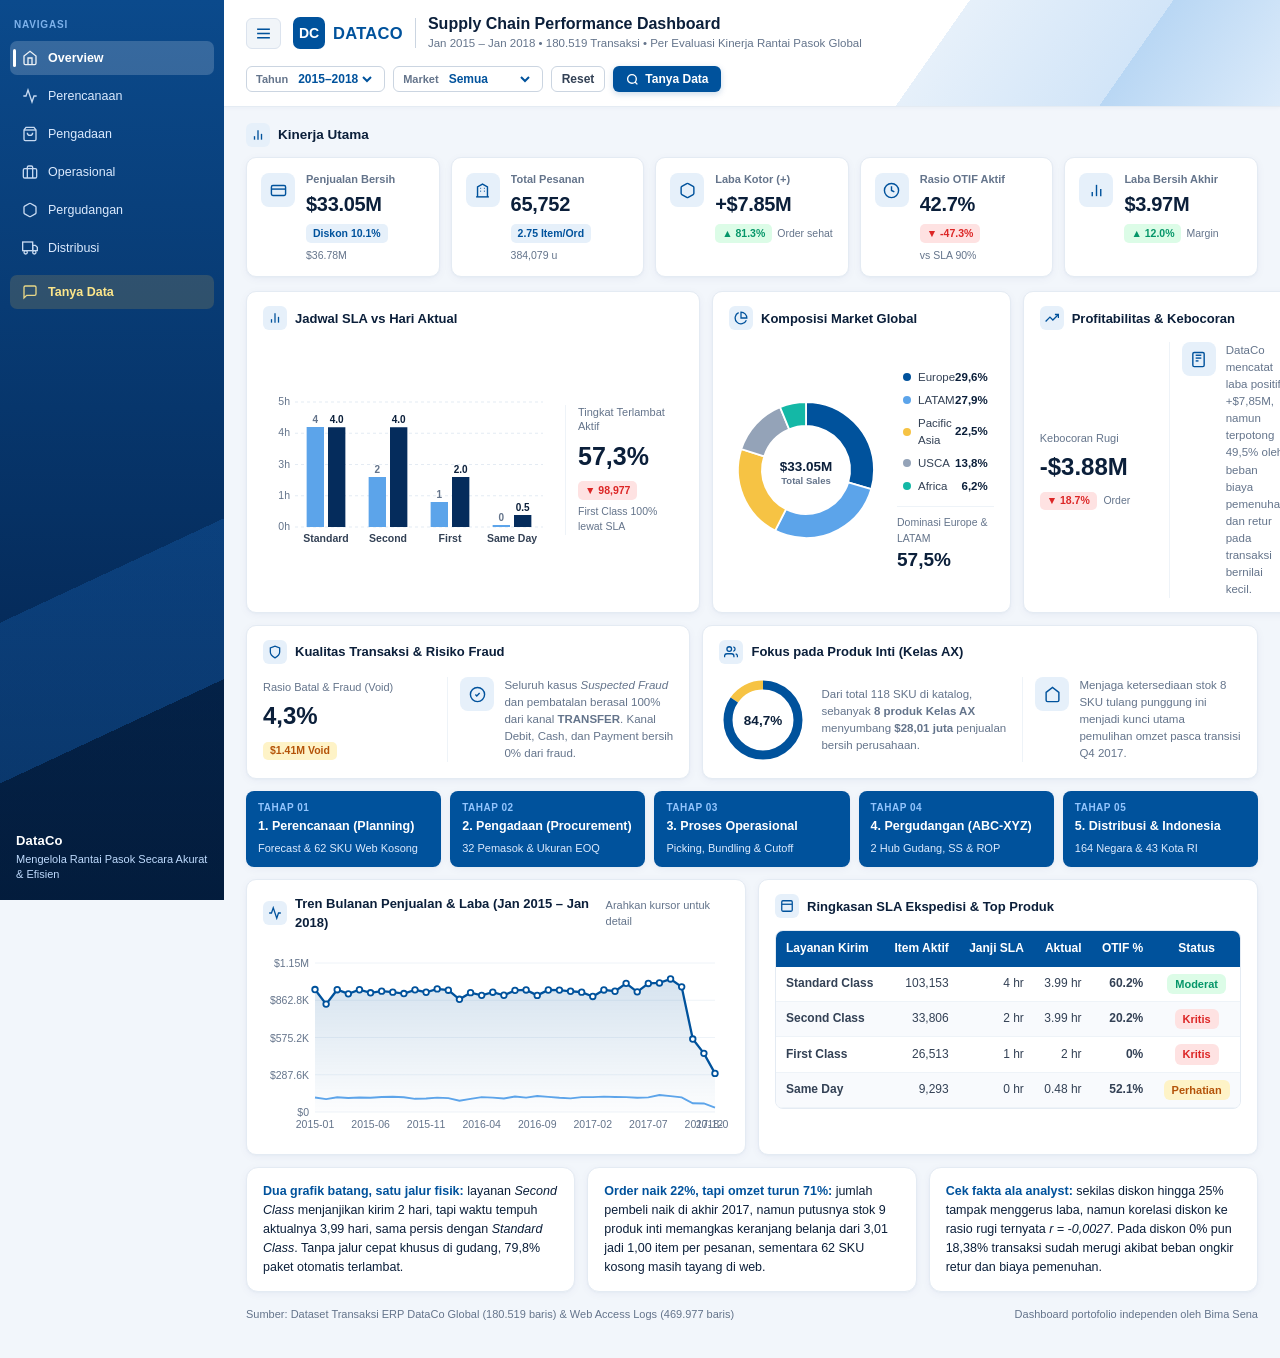
<file: dashboard-dataco/index.html>
<!DOCTYPE html>
<html lang="id">
<head>
<meta charset="UTF-8">
<meta name="viewport" content="width=device-width, initial-scale=1.0">
<meta name="author" content="Bima Sena">
<title>Dashboard Supply Chain DataCo — End-to-End Analytics</title>
<style>
:root {
  --bri-blue: #00529c;
  --bri-dark: #052c5c;
  --bri-deeper: #031d3d;
  --bri-mid: #1666ba;
  --bri-sky: #5ca4ea;
  --bri-gold: #f6c344;
  --bri-icon-bg: #e6f0fa;
  --bri-canvas: #f2f6fb;
  --surface: #ffffff;
  --border: #e4ebf3;
  --border-subtle: #eef3f8;
  --text-dark: #0b1f3a;
  --text-body: #334155;
  --text-muted: #64748b;
  --pill-up-bg: #dcfce7;
  --pill-up-txt: #059669;
  --pill-down-bg: #fee2e2;
  --pill-down-txt: #dc2626;
  --pill-amber-bg: #fef3c7;
  --pill-amber-txt: #b45309;
  --shadow-soft: 0 2px 10px rgba(0, 56, 118, 0.045), 0 1px 2px rgba(0, 56, 118, 0.03);
}
* { box-sizing: border-box; margin: 0; padding: 0; }
body {
  font-family: "Segoe UI", -apple-system, BlinkMacSystemFont, Roboto, Arial, sans-serif;
  background: var(--bri-canvas);
  color: var(--text-body);
  font-size: 13px;
  line-height: 1.48;
  font-variant-numeric: tabular-nums;
  display: flex;
  min-height: 100vh;
}

/* BRI ROYAL BLUE SIDEBAR WITH GEOMETRIC DIAGONAL ACCENT AT BOTTOM */
.sidebar {
  width: 224px;
  background:
    linear-gradient(155deg, transparent 62%, rgba(28, 114, 204, 0.25) 62%, rgba(28, 114, 204, 0.25) 78%, rgba(3, 25, 54, 0.45) 78%),
    linear-gradient(180deg, #0b4a8c 0%, #052c5c 68%, #031f42 100%);
  color: #e2e8f0;
  flex-shrink: 0;
  display: flex;
  flex-direction: column;
  position: sticky;
  top: 0;
  height: 100vh;
  overflow-y: auto;
  z-index: 35;
  transition: margin-left 0.22s ease;
}
.sidebar.collapsed { margin-left: -224px; }

.side-top-pad {
  padding: 18px 14px 8px;
  font-size: 10px;
  font-weight: 700;
  text-transform: uppercase;
  letter-spacing: 0.8px;
  color: #93c5fd;
  opacity: 0.85;
}
.side-menu {
  display: flex;
  flex-direction: column;
  gap: 4px;
  padding: 0 10px;
}
.nav-btn {
  display: flex;
  align-items: center;
  gap: 10px;
  width: 100%;
  text-align: left;
  background: transparent;
  border: none;
  color: #dbeafe;
  padding: 9px 12px;
  border-radius: 7px;
  font-size: 12.5px;
  font-weight: 500;
  cursor: pointer;
  position: relative;
  transition: background 0.14s, color 0.14s;
}
.nav-btn svg { width: 16px; height: 16px; flex-shrink: 0; opacity: 0.9; }
.nav-btn:hover { background: rgba(255, 255, 255, 0.1); color: #ffffff; }
.nav-btn.active {
  background: rgba(255, 255, 255, 0.18);
  color: #ffffff;
  font-weight: 700;
}
.nav-btn.active::before {
  content: "";
  position: absolute;
  left: 3px;
  top: 8px;
  bottom: 8px;
  width: 3px;
  border-radius: 3px;
  background: #ffffff;
}
.nav-btn.qa-special {
  margin-top: 6px;
  background: rgba(246, 195, 68, 0.16);
  color: #fde68a;
  font-weight: 600;
}
.nav-btn.qa-special.active {
  background: var(--bri-gold);
  color: var(--bri-deeper);
}
.nav-btn.qa-special.active::before { background: var(--bri-deeper); }

.side-tagline {
  margin-top: auto;
  padding: 20px 16px 18px;
  color: #ffffff;
}
.side-tagline strong {
  display: block;
  font-size: 13px;
  font-weight: 800;
  letter-spacing: 0.2px;
}
.side-tagline span {
  display: block;
  font-size: 11px;
  color: #bfdbfe;
  margin-top: 2px;
  line-height: 1.35;
}

/* MAIN AREA & WHITE BRI-STYLE TOP BANNER WITH GEOMETRIC BLUE ACCENT */
.main-area {
  flex: 1;
  min-width: 0;
  display: flex;
  flex-direction: column;
}
.bri-white-header {
  background:
    linear-gradient(125deg, #ffffff 0%, #ffffff 66%, #e6f0fa 66%, #d2e5f8 84%, #b9d7f4 84%, #dcebfa 100%);
  border-bottom: 1px solid var(--border);
  padding: 14px 22px;
  display: flex;
  align-items: center;
  justify-content: space-between;
  flex-wrap: wrap;
  gap: 14px;
  position: sticky;
  top: 0;
  z-index: 25;
  box-shadow: 0 1px 4px rgba(0, 56, 118, 0.04);
}
.bri-hdr-left {
  display: flex;
  align-items: center;
  gap: 12px;
  min-width: 0;
}
.btn-burger {
  background: #f1f5f9;
  border: 1px solid #dbe3ee;
  color: var(--bri-blue);
  border-radius: 6px;
  padding: 6px 8px;
  cursor: pointer;
  display: inline-flex;
}
.btn-burger:hover { background: var(--bri-icon-bg); }

.bri-brand-mark {
  display: flex;
  align-items: center;
  gap: 8px;
  flex-shrink: 0;
}
.bri-logo-sq {
  width: 32px;
  height: 32px;
  border-radius: 7px;
  background: var(--bri-blue);
  color: #fff;
  display: flex;
  align-items: center;
  justify-content: center;
  font-weight: 900;
  font-size: 14px;
}
.bri-brand-name {
  font-size: 16.5px;
  font-weight: 900;
  color: var(--bri-blue);
  letter-spacing: 0.3px;
}
.hdr-divider {
  width: 1px;
  height: 30px;
  background: #cbd5e1;
  flex-shrink: 0;
}
.bri-hdr-titles h2 {
  font-size: 16px;
  font-weight: 800;
  color: var(--text-dark);
  line-height: 1.2;
}
.bri-hdr-titles p {
  font-size: 11.5px;
  color: var(--text-muted);
  margin-top: 2px;
}

.bri-hdr-controls {
  display: flex;
  align-items: center;
  gap: 8px;
  flex-wrap: wrap;
}
.bri-filter {
  background: rgba(255, 255, 255, 0.92);
  border: 1px solid #cbd5e1;
  border-radius: 6px;
  padding: 4px 9px;
  display: inline-flex;
  align-items: center;
  gap: 6px;
}
.bri-filter label {
  font-size: 11px;
  font-weight: 700;
  color: var(--text-muted);
}
.bri-filter select {
  border: none;
  background: transparent;
  font-size: 12px;
  font-weight: 700;
  color: var(--bri-blue);
  cursor: pointer;
  outline: none;
}
.btn-bri-reset {
  background: rgba(255, 255, 255, 0.92);
  border: 1px solid #cbd5e1;
  color: var(--text-body);
  border-radius: 6px;
  padding: 5px 10px;
  font-size: 12px;
  font-weight: 600;
  cursor: pointer;
}
.btn-bri-reset:hover { background: #ffffff; color: var(--bri-blue); }
.btn-bri-ask {
  background: var(--bri-blue);
  color: #ffffff;
  border: none;
  border-radius: 6px;
  padding: 6px 13px;
  font-size: 12px;
  font-weight: 700;
  cursor: pointer;
  display: inline-flex;
  align-items: center;
  gap: 6px;
  box-shadow: 0 2px 6px rgba(0, 82, 156, 0.22);
}
.btn-bri-ask:hover { background: var(--bri-dark); }

.dashboard-canvas {
  padding: 16px 22px 36px;
  max-width: 1480px;
  width: 100%;
  margin: 0 auto;
}
.view-pane { display: none; }
.view-pane.active { display: block; }

/* SECTION HEADING WITH SMALL BLUE ICON SQUARE (BRI "Kinerja Utama" STYLE) */
.sec-heading {
  display: flex;
  align-items: center;
  justify-content: space-between;
  gap: 8px;
  margin-bottom: 10px;
  flex-wrap: wrap;
}
.sec-heading-left {
  display: flex;
  align-items: center;
  gap: 8px;
}
.sec-ic {
  width: 24px;
  height: 24px;
  border-radius: 6px;
  background: var(--bri-icon-bg);
  color: var(--bri-blue);
  display: inline-flex;
  align-items: center;
  justify-content: center;
  flex-shrink: 0;
}
.sec-ic svg { width: 14px; height: 14px; }
.sec-heading h3 {
  font-size: 13.5px;
  font-weight: 800;
  color: var(--text-dark);
}

/* 5 PURE WHITE BRI KPI CARDS IN 1 ROW */
.kpi-strip {
  display: grid;
  grid-template-columns: repeat(5, minmax(0, 1fr));
  gap: 11px;
  margin-bottom: 14px;
}
@media (max-width: 1060px) { .kpi-strip { grid-template-columns: repeat(3, minmax(0, 1fr)); } }
@media (max-width: 640px) { .kpi-strip { grid-template-columns: 1fr 1fr; } }

.bri-kpi-card {
  background: var(--surface);
  border: 1px solid var(--border);
  border-radius: 10px;
  padding: 13px 14px;
  box-shadow: var(--shadow-soft);
  display: flex;
  align-items: flex-start;
  gap: 11px;
  min-width: 0;
}
.bri-kpi-ic {
  width: 34px;
  height: 34px;
  border-radius: 8px;
  background: var(--bri-icon-bg);
  color: var(--bri-blue);
  display: flex;
  align-items: center;
  justify-content: center;
  flex-shrink: 0;
  margin-top: 2px;
}
.bri-kpi-ic svg { width: 17px; height: 17px; }
.bri-kpi-body { min-width: 0; flex: 1; }
.bri-kpi-lbl {
  font-size: 11px;
  font-weight: 600;
  color: var(--text-muted);
  white-space: nowrap;
  overflow: hidden;
  text-overflow: ellipsis;
}
.bri-kpi-val {
  font-size: 20px;
  font-weight: 800;
  color: var(--text-dark);
  margin: 2px 0 5px;
  letter-spacing: -0.3px;
}
.bri-kpi-foot {
  display: flex;
  align-items: center;
  gap: 5px;
  flex-wrap: wrap;
  font-size: 10.5px;
  color: var(--text-muted);
}
.bri-pill {
  display: inline-flex;
  align-items: center;
  gap: 3px;
  padding: 1.5px 7px;
  border-radius: 5px;
  font-weight: 700;
  font-size: 10.5px;
}
.bp-up { background: var(--pill-up-bg); color: var(--pill-up-txt); }
.bp-down { background: var(--pill-down-bg); color: var(--pill-down-txt); }
.bp-amber { background: var(--pill-amber-bg); color: var(--pill-amber-txt); }
.bp-blue { background: var(--bri-icon-bg); color: var(--bri-blue); }

/* BRI BENTO GRIDS (ROW 1: 3 COLS | ROW 2: 2 WIDE COLS) */
.bento-3 {
  display: grid;
  grid-template-columns: 1.12fr 1.18fr 1fr;
  gap: 12px;
  margin-bottom: 12px;
}
.bento-2-wide {
  display: grid;
  grid-template-columns: 1fr 1.25fr;
  gap: 12px;
  margin-bottom: 12px;
}
.row-2 {
  display: grid;
  grid-template-columns: 1fr 1fr;
  gap: 12px;
  margin-bottom: 12px;
}
@media (max-width: 1120px) {
  .bento-3, .bento-2-wide, .row-2 { grid-template-columns: 1fr; }
}

.bri-card {
  background: var(--surface);
  border: 1px solid var(--border);
  border-radius: 10px;
  padding: 14px 16px;
  box-shadow: var(--shadow-soft);
  display: flex;
  flex-direction: column;
}
.bri-card-hdr {
  display: flex;
  align-items: center;
  justify-content: space-between;
  gap: 8px;
  margin-bottom: 12px;
}
.bri-card-title {
  display: flex;
  align-items: center;
  gap: 8px;
  font-size: 13px;
  font-weight: 800;
  color: var(--text-dark);
}
.bri-card-sub { font-size: 11px; color: var(--text-muted); }

/* BENTO PANEL 1: TWO-TONE BAR + BIG STAT CALLOUT ON RIGHT */
.split-bar-stat {
  display: flex;
  align-items: center;
  gap: 14px;
  flex: 1;
}
.stat-callout {
  width: 118px;
  flex-shrink: 0;
  padding-left: 12px;
  border-left: 1px solid var(--border-subtle);
}
.stat-callout small { display: block; font-size: 11px; color: var(--text-muted); line-height: 1.3; }
.stat-callout .big-pct { font-size: 25px; font-weight: 800; color: var(--text-dark); margin: 4px 0 5px; }

/* BENTO PANEL 2: BRI DONUT + LEGEND + BOTTOM RATIO */
.bri-donut-layout {
  display: flex;
  align-items: center;
  gap: 14px;
  flex: 1;
}
.bri-donut-right {
  flex: 1;
  min-width: 0;
  display: flex;
  flex-direction: column;
  justify-content: space-between;
}
.bri-leg-row {
  display: flex;
  align-items: center;
  justify-content: space-between;
  padding: 3px 6px;
  border-radius: 5px;
  font-size: 11.5px;
  cursor: pointer;
}
.bri-leg-row:hover { background: #f1f5f9; }
.bri-leg-row.active-mkt { background: var(--bri-icon-bg); font-weight: 700; }
.bri-leg-left { display: flex; align-items: center; gap: 7px; color: var(--text-body); }
.bri-dot { width: 8px; height: 8px; border-radius: 50%; flex-shrink: 0; }
.bri-leg-pct { font-weight: 700; color: var(--text-dark); }
.bri-ratio-foot {
  margin-top: 8px;
  padding-top: 8px;
  border-top: 1px solid var(--border-subtle);
}
.bri-ratio-foot small { display: block; font-size: 10.5px; color: var(--text-muted); }
.bri-ratio-foot strong { font-size: 19px; font-weight: 800; color: var(--text-dark); }

/* BENTO PANEL 3 & ROW 2: HERO STAT + ICON NARRATIVE (BRI PROFITABILITAS / NPL / UMKM STYLE) */
.bri-split-info {
  display: flex;
  align-items: center;
  gap: 14px;
  flex: 1;
}
.bri-stat-col {
  flex: 1;
  min-width: 115px;
}
.bri-stat-col small { display: block; font-size: 11px; color: var(--text-muted); }
.bri-stat-col .giant { font-size: 24px; font-weight: 800; color: var(--text-dark); margin: 3px 0 6px; }
.bri-note-col {
  flex: 1.25;
  display: flex;
  align-items: flex-start;
  gap: 10px;
  padding-left: 12px;
  border-left: 1px solid var(--border-subtle);
  font-size: 11.5px;
  color: var(--text-muted);
  line-height: 1.48;
}
.bri-round-ic {
  width: 34px;
  height: 34px;
  border-radius: 8px;
  background: var(--bri-icon-bg);
  color: var(--bri-blue);
  display: flex;
  align-items: center;
  justify-content: center;
  flex-shrink: 0;
}
.bri-round-ic svg { width: 17px; height: 17px; }

/* 5 STAGE PILLS BAR */
.stage-pills-bar {
  display: grid;
  grid-template-columns: repeat(5, minmax(0, 1fr));
  gap: 9px;
  margin-bottom: 12px;
}
@media (max-width: 980px) { .stage-pills-bar { grid-template-columns: repeat(2, 1fr); } }
.stage-pill-card {
  background: var(--bri-blue);
  color: #ffffff;
  border-radius: 8px;
  padding: 10px 12px;
  cursor: pointer;
  transition: background 0.14s, transform 0.14s;
  box-shadow: var(--shadow-soft);
}
.stage-pill-card:hover { background: var(--bri-dark); transform: translateY(-1px); }
.stage-pill-card small { display: block; font-size: 10px; font-weight: 700; color: #93c5fd; text-transform: uppercase; letter-spacing: 0.5px; }
.stage-pill-card strong { display: block; font-size: 12.5px; margin: 2px 0; }
.stage-pill-card span { font-size: 11px; color: #dbeafe; }

/* BRI BOTTOM NARRATIVE CALLOUT CARDS (PURE WHITE ROUNDED + BOLD BLUE LEAD-IN TEXT!) */
.bri-story-stack {
  display: grid;
  grid-template-columns: repeat(3, minmax(0, 1fr));
  gap: 12px;
  margin-top: 12px;
}
@media (max-width: 1020px) { .bri-story-stack { grid-template-columns: 1fr; } }
.bri-story-card {
  background: var(--surface);
  border: 1px solid var(--border);
  border-radius: 12px;
  padding: 14px 16px;
  box-shadow: var(--shadow-soft);
  font-size: 12.5px;
  line-height: 1.52;
  color: var(--text-dark);
}
.bri-story-card .lead-blue {
  font-weight: 800;
  color: var(--bri-blue);
}

/* TABLES & CONTROLS */
.block-banner {
  background: var(--bri-icon-bg);
  border-radius: 9px;
  padding: 12px 15px;
  margin-bottom: 12px;
  font-size: 12.5px;
  color: var(--text-dark);
}
.block-banner strong { color: var(--bri-blue); }

.sim-bar {
  display: grid;
  grid-template-columns: repeat(auto-fit, minmax(200px, 1fr));
  gap: 12px;
  background: var(--surface);
  border: 1px solid var(--border);
  border-radius: 9px;
  padding: 12px 14px;
  margin-bottom: 12px;
  box-shadow: var(--shadow-soft);
}
.sim-item label { display: block; font-size: 11px; font-weight: 700; color: var(--text-muted); margin-bottom: 4px; }
.sim-item select { width: 100%; padding: 6px 8px; border: 1px solid #cbd5e1; border-radius: 6px; font-weight: 700; font-size: 12.5px; color: var(--text-dark); }

.tbl-controls { display: flex; gap: 8px; flex-wrap: wrap; align-items: center; margin-bottom: 10px; }
.tbl-controls input, .tbl-controls select { border: 1px solid #cbd5e1; border-radius: 6px; padding: 6px 10px; font-size: 12.5px; background: #fff; }
.tbl-controls input { min-width: 210px; flex: 1; max-width: 340px; }
.btn-Action { background: var(--bri-icon-bg); border: none; border-radius: 6px; padding: 6px 12px; font-size: 12px; font-weight: 700; color: var(--bri-blue); cursor: pointer; }
.btn-Action:hover { background: #d0e4f7; }

.tbl-box { overflow: auto; max-height: 390px; border: 1px solid var(--border); border-radius: 8px; }
table.royal-tbl { width: 100%; border-collapse: collapse; font-size: 12px; }
table.royal-tbl thead th { position: sticky; top: 0; background: var(--bri-blue); color: #ffffff; font-weight: 700; padding: 9px 10px; text-align: left; white-space: nowrap; z-index: 2; }
table.royal-tbl th.num, table.royal-tbl td.num { text-align: right; }
table.royal-tbl th.ctr, table.royal-tbl td.ctr { text-align: center; }
table.royal-tbl tbody tr { border-bottom: 1px solid var(--border-subtle); }
table.royal-tbl tbody tr:nth-child(even) { background: #f8fafd; }
table.royal-tbl tbody tr:hover { background: var(--bri-icon-bg); }
table.royal-tbl td { padding: 7px 10px; white-space: nowrap; }

.status-pill { display: inline-block; padding: 2px 8px; border-radius: 6px; font-size: 11px; font-weight: 700; }
.sp-ok { background: var(--pill-up-bg); color: var(--pill-up-txt); }
.sp-warn { background: var(--pill-amber-bg); color: var(--pill-amber-txt); }
.sp-bad { background: var(--pill-down-bg); color: var(--pill-down-txt); }
.sp-blue { background: var(--bri-icon-bg); color: var(--bri-blue); }

/* ABC-XYZ 3x3 */
.abc-matrix { display: grid; grid-template-columns: 84px repeat(3, minmax(95px, 1fr)); gap: 8px; overflow-x: auto; }
.abc-head { background: var(--bri-blue); color: #fff; border-radius: 7px; padding: 8px; text-align: center; font-weight: 700; font-size: 12px; }
.abc-head small { display: block; font-weight: 400; font-size: 10.5px; color: #dbeafe; }
.abc-box { border: 1px solid var(--border); border-radius: 7px; padding: 10px; cursor: pointer; min-height: 82px; transition: transform 0.14s; }
.abc-box:hover { transform: translateY(-1px); }
.abc-box.selected { outline: 2px solid var(--bri-blue); }
.abc-box.c-high { background: #e6f0fa; border-color: #b9d7f4; }
.abc-box.c-med { background: #f0f7ff; border-color: #d0e4f7; }
.abc-box.c-watch { background: #f8fafc; border-color: #dbe3ee; }
.abc-box.c-low { background: #fff1f2; border-color: #fecdd3; }
.abc-box.c-empty { background: #f8fafc; color: #94a3b8; cursor: default; }

.hbar-item { display: flex; align-items: center; gap: 8px; margin-bottom: 7px; font-size: 12px; }
.hbar-name { width: 40%; min-width: 115px; font-weight: 600; word-break: break-word; }
.hbar-bg { flex: 1; height: 14px; background: #e6eef7; border-radius: 4px; overflow: hidden; }
.hbar-fg { height: 100%; border-radius: 4px; }
.hbar-num { width: 82px; text-align: right; font-weight: 700; color: var(--text-dark); flex-shrink: 0; }

/* ASK DATA */
.qa-wrap { display: grid; grid-template-columns: 330px 1fr; gap: 14px; align-items: start; }
@media (max-width: 1024px) { .qa-wrap { grid-template-columns: 1fr; } }
.qa-dir { background: var(--surface); border: 1px solid var(--border); border-radius: 10px; overflow: hidden; box-shadow: var(--shadow-soft); }
.qa-dir-hdr { background: var(--bri-blue); color: #fff; padding: 11px 14px; font-size: 12.5px; font-weight: 700; }
.qa-grp-lbl { background: var(--bri-icon-bg); padding: 7px 14px; font-size: 11.5px; font-weight: 800; color: var(--bri-blue); }
.qa-list { padding: 6px 8px; display: flex; flex-direction: column; gap: 2px; }
.qa-item-btn { text-align: left; background: transparent; border: none; border-radius: 6px; padding: 7px 9px; font-size: 12px; color: var(--text-body); cursor: pointer; line-height: 1.4; }
.qa-item-btn:hover { background: #f0f7ff; color: var(--bri-blue); font-weight: 600; }

.qa-chat-panel { background: var(--surface); border: 1px solid var(--border); border-radius: 10px; box-shadow: var(--shadow-soft); display: flex; flex-direction: column; min-height: 540px; }
.qa-bar { display: flex; gap: 8px; padding: 12px 14px; background: #f8fafd; border-bottom: 1px solid var(--border); }
.qa-bar input { flex: 1; padding: 9px 12px; border: 1px solid #cbd5e1; border-radius: 6px; font-size: 13px; outline: none; }
.qa-bar input:focus { border-color: var(--bri-blue); }
.btn-send { background: var(--bri-blue); color: #fff; border: none; border-radius: 6px; padding: 0 16px; font-weight: 700; font-size: 12.5px; cursor: pointer; }
.btn-send:hover { background: var(--bri-dark); }
.qa-log { padding: 16px; flex: 1; overflow-y: auto; max-height: 580px; display: flex; flex-direction: column; gap: 12px; }
.msg-q { align-self: flex-end; background: var(--bri-blue); color: #fff; padding: 8px 14px; border-radius: 14px 14px 3px 14px; font-size: 12.5px; font-weight: 600; max-width: 85%; }
.msg-a { background: #f8fafd; border: 1px solid var(--border); border-radius: 9px; padding: 14px 16px; width: 100%; }
.msg-a h4 { font-size: 13.5px; font-weight: 800; color: var(--bri-blue); margin-bottom: 6px; }
.msg-a p { margin-bottom: 8px; font-size: 12.5px; }
.msg-a ul { padding-left: 18px; margin-bottom: 8px; }
.mini-kpis { display: grid; grid-template-columns: repeat(auto-fit, minmax(130px, 1fr)); gap: 8px; margin: 8px 0; }
.mini-k { background: var(--surface); border: 1px solid var(--border); border-radius: 7px; padding: 7px 10px; }
.mini-k span { display: block; font-size: 10.5px; color: var(--text-muted); font-weight: 600; }
.mini-k strong { font-size: 14.5px; color: var(--text-dark); }
.fup-row { display: flex; flex-wrap: wrap; gap: 6px; margin-top: 8px; padding-top: 8px; border-top: 1px dashed var(--border); }
.fup-chip { background: var(--bri-icon-bg); border: none; border-radius: 12px; padding: 4px 11px; font-size: 11.5px; font-weight: 600; color: var(--bri-blue); cursor: pointer; }
.fup-chip:hover { background: var(--bri-blue); color: #fff; }

.bri-foot-meta {
  margin-top: 14px;
  display: flex;
  justify-content: space-between;
  flex-wrap: wrap;
  gap: 8px;
  font-size: 11px;
  color: var(--text-muted);
}

.tt-float { position: fixed; pointer-events: none; background: rgba(5,44,92,0.96); color: #fff; padding: 9px 12px; border-radius: 6px; font-size: 11.5px; line-height: 1.5; z-index: 999; display: none; box-shadow: 0 4px 14px rgba(0,0,0,0.22); }
.drw-bg { position: fixed; inset: 0; background: rgba(5,44,92,0.35); z-index: 60; display: none; }
.drw-bg.open { display: block; }
.drw-box { position: fixed; top: 0; right: -530px; width: 500px; max-width: 94vw; height: 100vh; background: #fff; z-index: 70; box-shadow: -4px 0 20px rgba(0,0,0,0.18); display: flex; flex-direction: column; transition: right 0.22s ease; }
.drw-box.open { right: 0; }
.drw-hdr { background: var(--bri-blue); color: #fff; padding: 13px 16px; display: flex; justify-content: space-between; align-items: center; }

@media (max-width: 920px) {
  body { flex-direction: column; }
  .sidebar { width: 100%; height: auto; position: relative; margin-left: 0 !important; }
  .side-menu { flex-direction: row; overflow-x: auto; padding-bottom: 8px; }
  .nav-btn { width: auto; white-space: nowrap; }
  .nav-btn.active::before, .side-tagline, .side-top-pad, #btnToggleMenu, .hdr-divider { display: none; }
}

</style>
</head>
<body>
<div id="chartTooltip" class="tt-float"></div>

<!-- BRI ROYAL BLUE SIDEBAR -->
<aside class="sidebar" id="sidebarEl">
  <div class="side-top-pad">Navigasi</div>
  <nav class="side-menu">
    <button class="nav-btn active" data-view="v-overview" data-title="Supply Chain Performance Dashboard">
      <svg viewBox="0 0 24 24" fill="none" stroke="currentColor" stroke-width="2"><path d="M3 9l9-7 9 7v11a2 2 0 0 1-2 2H5a2 2 0 0 1-2-2z"/><polyline points="9 22 9 12 15 12 15 22"/></svg>
      Overview
    </button>
    <button class="nav-btn" data-view="v-planning" data-title="Perencanaan Permintaan & Pasokan">
      <svg viewBox="0 0 24 24" fill="none" stroke="currentColor" stroke-width="2"><polyline points="22 12 18 12 15 21 9 3 6 12 2 12"/></svg>
      Perencanaan
    </button>
    <button class="nav-btn" data-view="v-procurement" data-title="Pengadaan Pemasok & EOQ">
      <svg viewBox="0 0 24 24" fill="none" stroke="currentColor" stroke-width="2"><path d="M6 2L3 6v14a2 2 0 0 0 2 2h14a2 2 0 0 0 2-2V6l-3-4z"/><line x1="3" y1="6" x2="21" y2="6"/><path d="M16 10a4 4 0 0 1-8 0"/></svg>
      Pengadaan
    </button>
    <button class="nav-btn" data-view="v-ops" data-title="Proses Operasional Pesanan">
      <svg viewBox="0 0 24 24" fill="none" stroke="currentColor" stroke-width="2"><rect x="2" y="7" width="20" height="14" rx="2" ry="2"/><path d="M16 21V5a2 2 0 0 0-2-2h-4a2 2 0 0 0-2 2v16"/></svg>
      Operasional
    </button>
    <button class="nav-btn" data-view="v-warehouse" data-title="Penyimpanan Gudang & ABC-XYZ">
      <svg viewBox="0 0 24 24" fill="none" stroke="currentColor" stroke-width="2"><path d="M21 16V8a2 2 0 0 0-1-1.73l-7-4a2 2 0 0 0-2 0l-7 4A2 2 0 0 0 3 8v8a2 2 0 0 0 1 1.73l7 4a2 2 0 0 0 2 0l7-4A2 2 0 0 0 21 16z"/></svg>
      Pergudangan
    </button>
    <button class="nav-btn" data-view="v-logistics" data-title="Distribusi Global & Pasar Indonesia">
      <svg viewBox="0 0 24 24" fill="none" stroke="currentColor" stroke-width="2"><rect x="1" y="3" width="15" height="13"/><polygon points="16 8 20 8 23 11 23 16 16 16 16 8"/><circle cx="5.5" cy="18.5" r="2.5"/><circle cx="18.5" cy="18.5" r="2.5"/></svg>
      Distribusi
    </button>
    <button class="nav-btn qa-special" data-view="v-qa" data-title="Tanya Data Langsung & Panduan Matriks">
      <svg viewBox="0 0 24 24" fill="none" stroke="currentColor" stroke-width="2"><path d="M21 15a2 2 0 0 1-2 2H7l-4 4V5a2 2 0 0 1 2-2h14a2 2 0 0 1 2 2z"/></svg>
      Tanya Data
    </button>
  </nav>

  <div class="side-tagline">
    <strong>DataCo</strong>
    <span>Mengelola Rantai Pasok Secara Akurat &amp; Efisien</span>
  </div>
</aside>

<!-- MAIN CONTENT -->
<div class="main-area">
  <!-- WHITE BRI-STYLE TOP BANNER WITH LOGO + VERTICAL DIVIDER + SUBTLE SKY-BLUE ARCHITECTURAL SHADE -->
  <header class="bri-white-header">
    <div class="bri-hdr-left">
      <button class="btn-burger" id="btnToggleMenu" title="Sembunyikan / Tampilkan Sidebar">
        <svg width="17" height="17" viewBox="0 0 24 24" fill="none" stroke="currentColor" stroke-width="2.2"><line x1="3" y1="12" x2="21" y2="12"/><line x1="3" y1="6" x2="21" y2="6"/><line x1="3" y1="18" x2="21" y2="18"/></svg>
      </button>
      <div class="bri-brand-mark">
        <div class="bri-logo-sq">DC</div>
        <span class="bri-brand-name">DATACO</span>
      </div>
      <div class="hdr-divider"></div>
      <div class="bri-hdr-titles">
        <h2 id="hdrTitle">Supply Chain Performance Dashboard</h2>
        <p>Jan 2015 – Jan 2018 &bull; 180.519 Transaksi &bull; Per Evaluasi Kinerja Rantai Pasok Global</p>
      </div>
    </div>

    <div class="bri-hdr-controls">
      <div class="bri-filter">
        <label for="fYear">Tahun</label>
        <select id="fYear">
          <option value="ALL">2015–2018</option>
          <option value="2015">2015</option>
          <option value="2016">2016</option>
          <option value="2017">2017</option>
          <option value="2018">Jan 2018</option>
        </select>
      </div>
      <div class="bri-filter">
        <label for="fMarket">Market</label>
        <select id="fMarket">
          <option value="ALL">Semua</option>
          <option value="Europe">Europe</option>
          <option value="LATAM">LATAM</option>
          <option value="Pacific Asia">Pacific Asia</option>
          <option value="USCA">USCA</option>
          <option value="Africa">Africa</option>
        </select>
      </div>
      <button class="btn-bri-reset" id="btnReset">Reset</button>
      <button class="btn-bri-ask" id="btnOpenAsk">
        <svg width="13" height="13" viewBox="0 0 24 24" fill="none" stroke="currentColor" stroke-width="2.5"><circle cx="11" cy="11" r="8"/><line x1="21" y1="21" x2="16.65" y2="16.65"/></svg>
        Tanya Data
      </button>
    </div>
  </header>

  <main class="dashboard-canvas">
    <!-- SECTION HEADING: KINERJA UTAMA (BRI STYLE) -->
    <div class="sec-heading">
      <div class="sec-heading-left">
        <span class="sec-ic">
          <svg viewBox="0 0 24 24" fill="none" stroke="currentColor" stroke-width="2.3"><line x1="18" y1="20" x2="18" y2="10"/><line x1="12" y1="20" x2="12" y2="4"/><line x1="6" y1="20" x2="6" y2="14"/></svg>
        </span>
        <h3>Kinerja Utama</h3>
      </div>
    </div>

    <!-- 5 PURE WHITE BRI KPI CARDS IN ONE ROW -->
    <section class="kpi-strip">
      <div class="bri-kpi-card">
        <div class="bri-kpi-ic">
          <svg viewBox="0 0 24 24" fill="none" stroke="currentColor" stroke-width="2"><rect x="2" y="5" width="20" height="14" rx="2"/><line x1="2" y1="10" x2="22" y2="10"/></svg>
        </div>
        <div class="bri-kpi-body">
          <div class="bri-kpi-lbl">Penjualan Bersih</div>
          <div class="bri-kpi-val" id="kSales">-</div>
          <div class="bri-kpi-foot"><span class="bri-pill bp-blue" id="kSalesPill">-</span><span id="kSalesSub">Gross</span></div>
        </div>
      </div>

      <div class="bri-kpi-card">
        <div class="bri-kpi-ic">
          <svg viewBox="0 0 24 24" fill="none" stroke="currentColor" stroke-width="2"><path d="M3 21h18"/><path d="M5 21V7l7-4 7 4v14"/><path d="M9 9h1"/><path d="M14 9h1"/><path d="M9 13h1"/><path d="M14 13h1"/></svg>
        </div>
        <div class="bri-kpi-body">
          <div class="bri-kpi-lbl">Total Pesanan</div>
          <div class="bri-kpi-val" id="kOrders">-</div>
          <div class="bri-kpi-foot"><span class="bri-pill bp-blue" id="kOrdersPill">-</span><span id="kOrdersSub">Unit</span></div>
        </div>
      </div>

      <div class="bri-kpi-card">
        <div class="bri-kpi-ic">
          <svg viewBox="0 0 24 24" fill="none" stroke="currentColor" stroke-width="2"><path d="M21 16V8a2 2 0 0 0-1-1.73l-7-4a2 2 0 0 0-2 0l-7 4A2 2 0 0 0 3 8v8a2 2 0 0 0 1 1.73l7 4a2 2 0 0 0 2 0l7-4A2 2 0 0 0 21 16z"/></svg>
        </div>
        <div class="bri-kpi-body">
          <div class="bri-kpi-lbl">Laba Kotor (+)</div>
          <div class="bri-kpi-val" id="kPosProfit">-</div>
          <div class="bri-kpi-foot"><span class="bri-pill bp-up" id="kPosPill">▲ 81,3%</span><span>Order sehat</span></div>
        </div>
      </div>

      <div class="bri-kpi-card">
        <div class="bri-kpi-ic">
          <svg viewBox="0 0 24 24" fill="none" stroke="currentColor" stroke-width="2"><circle cx="12" cy="12" r="10"/><polyline points="12 6 12 12 16 14"/></svg>
        </div>
        <div class="bri-kpi-body">
          <div class="bri-kpi-lbl">Rasio OTIF Aktif</div>
          <div class="bri-kpi-val" id="kOtif">-</div>
          <div class="bri-kpi-foot"><span class="bri-pill bp-down" id="kOtifPill">-</span><span>vs SLA 90%</span></div>
        </div>
      </div>

      <div class="bri-kpi-card">
        <div class="bri-kpi-ic">
          <svg viewBox="0 0 24 24" fill="none" stroke="currentColor" stroke-width="2"><line x1="18" y1="20" x2="18" y2="10"/><line x1="12" y1="20" x2="12" y2="4"/><line x1="6" y1="20" x2="6" y2="14"/></svg>
        </div>
        <div class="bri-kpi-body">
          <div class="bri-kpi-lbl">Laba Bersih Akhir</div>
          <div class="bri-kpi-val" id="kProfit">-</div>
          <div class="bri-kpi-foot"><span class="bri-pill bp-up" id="kProfitPill">-</span><span>Margin</span></div>
        </div>
      </div>
    </section>

    <!-- =================================================================== -->
    <!-- VIEW 0: OVERVIEW (EXACT BRI BENTO STRUCTURE + 5 STAGES + STORY)     -->
    <!-- =================================================================== -->
    <section id="v-overview" class="view-pane active">
      <!-- BENTO ROW 1: 3 SIGNATURE BRI CARDS (BAR+STAT | DONUT+RATIO | HERO PROFIT+NOTE) -->
      <div class="bento-3">
        <!-- Card 1: Two-Tone Bar + Stat Callout (BRI "Pertumbuhan Kredit" Layout) -->
        <div class="bri-card">
          <div class="bri-card-hdr">
            <div class="bri-card-title">
              <span class="sec-ic"><svg viewBox="0 0 24 24" fill="none" stroke="currentColor" stroke-width="2.2"><line x1="18" y1="20" x2="18" y2="10"/><line x1="12" y1="20" x2="12" y2="4"/><line x1="6" y1="20" x2="6" y2="14"/></svg></span>
              Jadwal SLA vs Hari Aktual
            </div>
          </div>
          <div class="split-bar-stat">
            <div style="flex:1;min-width:0;">
              <canvas id="ovClusteredBar" height="175"></canvas>
            </div>
            <div class="stat-callout">
              <small>Tingkat Terlambat Aktif</small>
              <div class="big-pct" id="bentoLatePct">57,3%</div>
              <span class="bri-pill bp-down" id="bentoLateCount">▼ 98,9K</span>
              <div style="font-size:10.5px;color:var(--text-muted);margin-top:4px;">First Class 100% lewat SLA</div>
            </div>
          </div>
        </div>

        <!-- Card 2: Multi-Color BRI Donut + Legend + Ratio Foot (BRI "Komposisi Pendanaan" Layout) -->
        <div class="bri-card">
          <div class="bri-card-hdr">
            <div class="bri-card-title">
              <span class="sec-ic"><svg viewBox="0 0 24 24" fill="none" stroke="currentColor" stroke-width="2.2"><path d="M21.21 15.89A10 10 0 1 1 8 2.83"/><path d="M22 12A10 10 0 0 0 12 2v10z"/></svg></span>
              Komposisi Market Global
            </div>
          </div>
          <div class="bri-donut-layout">
            <canvas id="ovMarketDonut" width="154" height="154" style="width:154px;height:154px;flex-shrink:0;"></canvas>
            <div class="bri-donut-right">
              <div id="ovMarketLegend"></div>
              <div class="bri-ratio-foot">
                <small>Dominasi Europe &amp; LATAM</small>
                <strong id="bentoTop2Ratio">57,5%</strong>
              </div>
            </div>
          </div>
        </div>

        <!-- Card 3: Hero Profitabilitas + Icon Narrative (BRI "Profitabilitas" Layout) -->
        <div class="bri-card">
          <div class="bri-card-hdr">
            <div class="bri-card-title">
              <span class="sec-ic"><svg viewBox="0 0 24 24" fill="none" stroke="currentColor" stroke-width="2.2"><polyline points="23 6 13.5 15.5 8.5 10.5 1 18"/><polyline points="17 6 23 6 23 12"/></svg></span>
              Profitabilitas &amp; Kebocoran
            </div>
          </div>
          <div class="bri-split-info">
            <div class="bri-stat-col">
              <small>Kebocoran Rugi</small>
              <div class="giant" id="bentoLossVal">-$3,88M</div>
              <span class="bri-pill bp-down" id="bentoLossPct">▼ 18,7%</span>
              <span style="font-size:10.5px;color:var(--text-muted);margin-left:3px;">Order</span>
            </div>
            <div class="bri-note-col">
              <div class="bri-round-ic">
                <svg viewBox="0 0 24 24" fill="none" stroke="currentColor" stroke-width="2"><rect x="4" y="2" width="16" height="20" rx="2"/><line x1="8" y1="6" x2="16" y2="6"/><line x1="8" y1="10" x2="16" y2="10"/><line x1="8" y1="14" x2="12" y2="14"/></svg>
              </div>
              <div>
                DataCo mencatat laba positif +$7,85M, namun terpotong 49,5% oleh beban biaya pemenuhan dan retur pada transaksi bernilai kecil.
              </div>
            </div>
          </div>
        </div>
      </div>

      <!-- BENTO ROW 2: 2 WIDE BRI CARDS ("Kualitas Pengiriman & Risiko" + "Fokus pada Produk Inti AX 84,7%") -->
      <div class="bento-2-wide">
        <!-- Left Wide Card (BRI "Kualitas Aset / NPL 2,9%" Style) -->
        <div class="bri-card">
          <div class="bri-card-hdr">
            <div class="bri-card-title">
              <span class="sec-ic"><svg viewBox="0 0 24 24" fill="none" stroke="currentColor" stroke-width="2.2"><path d="M12 22s8-4 8-10V5l-8-3-8 3v7c0 6 8 10 8 10z"/></svg></span>
              Kualitas Transaksi &amp; Risiko Fraud
            </div>
          </div>
          <div class="bri-split-info">
            <div class="bri-stat-col">
              <small>Rasio Batal &amp; Fraud (Void)</small>
              <div class="giant" id="bentoVoidPct">4,3%</div>
              <span class="bri-pill bp-amber" id="bentoVoidUsd">$1,41M Eksposur</span>
            </div>
            <div class="bri-note-col">
              <div class="bri-round-ic">
                <svg viewBox="0 0 24 24" fill="none" stroke="currentColor" stroke-width="2"><circle cx="12" cy="12" r="10"/><path d="M9 12l2 2 4-4"/></svg>
              </div>
              <div>
                Seluruh kasus <em>Suspected Fraud</em> dan pembatalan berasal 100% dari kanal <strong>TRANSFER</strong>. Kanal Debit, Cash, dan Payment bersih 0% dari fraud.
              </div>
            </div>
          </div>
        </div>

        <!-- Right Wide Card (BRI "Fokus pada UMKM 75,1%" Ring + Text + Store Icon Style!) -->
        <div class="bri-card">
          <div class="bri-card-hdr">
            <div class="bri-card-title">
              <span class="sec-ic"><svg viewBox="0 0 24 24" fill="none" stroke="currentColor" stroke-width="2.2"><path d="M17 21v-2a4 4 0 0 0-4-4H5a4 4 0 0 0-4 4v2"/><circle cx="9" cy="7" r="4"/><path d="M23 21v-2a4 4 0 0 0-3-3.87"/><path d="M16 3.13a4 4 0 0 1 0 7.75"/></svg></span>
              Fokus pada Produk Inti (Kelas AX)
            </div>
          </div>
          <div class="bri-split-info">
            <canvas id="gaugePareto" width="88" height="88" style="width:88px;height:88px;flex-shrink:0;"></canvas>
            <div style="flex:1;font-size:11.5px;color:var(--text-muted);line-height:1.48;">
              Dari total 118 SKU di katalog, sebanyak <strong>8 produk Kelas AX</strong> menyumbang <strong>$28,01 juta</strong> penjualan bersih perusahaan.
            </div>
            <div class="bri-note-col" style="flex:1.1;">
              <div class="bri-round-ic">
                <svg viewBox="0 0 24 24" fill="none" stroke="currentColor" stroke-width="2"><path d="M3 9l9-7 9 7v11a2 2 0 0 1-2 2H5a2 2 0 0 1-2-2z"/></svg>
              </div>
              <div>
                Menjaga ketersediaan stok 8 SKU tulang punggung ini menjadi kunci utama pemulihan omzet pasca transisi Q4 2017.
              </div>
            </div>
          </div>
        </div>
      </div>

      <!-- 5 END-TO-END STAGES COMPACT NAVIGATION STRIP -->
      <div class="stage-pills-bar">
        <div class="stage-pill-card" onclick="switchView('v-planning')">
          <small>Tahap 01</small>
          <strong>1. Perencanaan (Planning)</strong>
          <span>Forecast &amp; 62 SKU Web Kosong</span>
        </div>
        <div class="stage-pill-card" onclick="switchView('v-procurement')">
          <small>Tahap 02</small>
          <strong>2. Pengadaan (Procurement)</strong>
          <span>32 Pemasok &amp; Ukuran EOQ</span>
        </div>
        <div class="stage-pill-card" onclick="switchView('v-ops')">
          <small>Tahap 03</small>
          <strong>3. Proses Operasional</strong>
          <span>Picking, Bundling &amp; Cutoff</span>
        </div>
        <div class="stage-pill-card" onclick="switchView('v-warehouse')">
          <small>Tahap 04</small>
          <strong>4. Pergudangan (ABC-XYZ)</strong>
          <span>2 Hub Gudang, SS &amp; ROP</span>
        </div>
        <div class="stage-pill-card" onclick="switchView('v-logistics')">
          <small>Tahap 05</small>
          <strong>5. Distribusi &amp; Indonesia</strong>
          <span>164 Negara &amp; 43 Kota RI</span>
        </div>
      </div>

      <!-- TREND BULANAN + TABEL RINGKAS -->
      <div class="row-2">
        <div class="bri-card">
          <div class="bri-card-hdr">
            <div class="bri-card-title">
              <span class="sec-ic"><svg viewBox="0 0 24 24" fill="none" stroke="currentColor" stroke-width="2.2"><polyline points="22 12 18 12 15 21 9 3 6 12 2 12"/></svg></span>
              Tren Bulanan Penjualan &amp; Laba (Jan 2015 – Jan 2018)
            </div>
            <span class="bri-card-sub">Arahkan kursor untuk detail</span>
          </div>
          <canvas id="ovTrendCanvas" height="195"></canvas>
        </div>

        <div class="bri-card">
          <div class="bri-card-hdr">
            <div class="bri-card-title">
              <span class="sec-ic"><svg viewBox="0 0 24 24" fill="none" stroke="currentColor" stroke-width="2.2"><rect x="3" y="3" width="18" height="18" rx="2"/><line x1="3" y1="9" x2="21" y2="9"/></svg></span>
              Ringkasan SLA Ekspedisi &amp; Top Produk
            </div>
          </div>
          <div class="tbl-box" style="max-height:195px;">
            <table class="royal-tbl">
              <thead>
                <tr>
                  <th>Layanan Kirim</th>
                  <th class="num">Item Aktif</th>
                  <th class="num">Janji SLA</th>
                  <th class="num">Aktual</th>
                  <th class="num">OTIF %</th>
                  <th class="ctr">Status</th>
                </tr>
              </thead>
              <tbody id="ovShipTable"></tbody>
            </table>
          </div>
        </div>
      </div>

      <!-- 3 BRI-STYLE WHITE ROUNDED NARRATIVE CARDS ("Bedah BRI" Exact Format!) -->
      <div class="bri-story-stack">
        <div class="bri-story-card">
          <span class="lead-blue">Dua grafik batang, satu jalur fisik:</span> layanan <em>Second Class</em> menjanjikan kirim 2 hari, tapi waktu tempuh aktualnya 3,99 hari, sama persis dengan <em>Standard Class</em>. Tanpa jalur cepat khusus di gudang, 79,8% paket otomatis terlambat.
        </div>
        <div class="bri-story-card">
          <span class="lead-blue">Order naik 22%, tapi omzet turun 71%:</span> jumlah pembeli naik di akhir 2017, namun putusnya stok 9 produk inti memangkas keranjang belanja dari 3,01 jadi 1,00 item per pesanan, sementara 62 SKU kosong masih tayang di web.
        </div>
        <div class="bri-story-card">
          <span class="lead-blue">Cek fakta ala analyst:</span> sekilas diskon hingga 25% tampak menggerus laba, namun korelasi diskon ke rasio rugi ternyata <em>r = -0,0027</em>. Pada diskon 0% pun 18,38% transaksi sudah merugi akibat beban ongkir retur dan biaya pemenuhan.
        </div>
      </div>

      <!-- Hidden holder kept clean if needed -->
      <div id="ovTopProdTable" style="display:none;"></div>
    </section>

    <!-- =================================================================== -->
    <!-- VIEW 1: PERENCANAAN (PLANNING)                                      -->
    <!-- =================================================================== -->
    <section id="v-planning" class="view-pane">
      <div class="sim-bar">
        <div class="sim-item">
          <label for="planGrowthSel">Skenario Target Rencana Pasokan</label>
          <select id="planGrowthSel">
            <option value="1.00">Pemulihan Baseline Normal (+0%)</option>
            <option value="1.05" selected>Pertumbuhan Moderat (+5% dari Baseline)</option>
            <option value="1.12">Ekspansi Agresif (+12% + Serap Trafik Web)</option>
          </select>
        </div>
        <div class="sim-item">
          <label>Target Pasokan Unit / Bulan</label>
          <div id="planQtyOut" style="font-size:18px;font-weight:800;color:var(--text-dark);padding-top:3px;">-</div>
        </div>
        <div class="sim-item">
          <label>Proyeksi Nilai Penjualan / Bulan</label>
          <div id="planRevOut" style="font-size:18px;font-weight:800;color:var(--bri-blue);padding-top:3px;">-</div>
        </div>
      </div>

      <div class="row-2">
        <div class="bri-card">
          <div class="bri-card-hdr">
            <div class="bri-card-title"><span class="sec-ic"><svg viewBox="0 0 24 24" fill="none" stroke="currentColor" stroke-width="2"><line x1="18" y1="20" x2="18" y2="10"/><line x1="12" y1="20" x2="12" y2="4"/><line x1="6" y1="20" x2="6" y2="14"/></svg></span>Pola Musiman Permintaan Pasar (Jan–Des)</div>
          </div>
          <canvas id="planSeasonCanvas" height="225"></canvas>
        </div>

        <div class="bri-card">
          <div class="bri-card-hdr">
            <div class="bri-card-title"><span class="sec-ic"><svg viewBox="0 0 24 24" fill="none" stroke="currentColor" stroke-width="2"><circle cx="9" cy="21" r="1"/><circle cx="20" cy="21" r="1"/><path d="M1 1h4l2.68 13.39a2 2 0 0 0 2 1.61h9.72a2 2 0 0 0 2-1.61L23 6H6"/></svg></span>Permintaan Tak Terpenuhi di Website (Stockout)</div>
          </div>
          <div id="planWebBars"></div>
        </div>
      </div>

      <div class="bri-card">
        <div class="bri-card-hdr">
          <div class="bri-card-title">Rencana Kebutuhan Pasokan Bulanan per Departemen</div>
        </div>
        <div class="tbl-box">
          <table class="royal-tbl">
            <thead>
              <tr>
                <th>Departemen</th>
                <th class="num">Kebutuhan Normal / Bln</th>
                <th class="num">Realisasi Krisis Q4 / Bln</th>
                <th class="num">Kekurangan Pasokan</th>
                <th class="num">Rencana Pasokan Baru / Bln</th>
                <th class="num">Target Omzet / Bln</th>
                <th class="ctr">Prioritas</th>
              </tr>
            </thead>
            <tbody id="planDeptBody"></tbody>
          </table>
        </div>
      </div>
    </section>

    <!-- =================================================================== -->
    <!-- VIEW 2: PENGADAAN (PROCUREMENT)                                     -->
    <!-- =================================================================== -->
    <section id="v-procurement" class="view-pane">
      <div class="sim-bar">
        <div class="sim-item">
          <label for="procOrderCost">Biaya Pemesanan per PO</label>
          <select id="procOrderCost">
            <option value="75">$75 per PO (Domestik)</option>
            <option value="150" selected>$150 per PO (Standar Kargo Prinsipal)</option>
            <option value="300">$300 per PO (Kontainer Lintas Negara)</option>
          </select>
        </div>
        <div class="sim-item">
          <label for="procHoldRate">Biaya Simpan Tahunan (% HPP)</label>
          <select id="procHoldRate">
            <option value="0.15">15% per Tahun</option>
            <option value="0.20" selected>20% per Tahun (Standar Gudang)</option>
            <option value="0.25">25% per Tahun</option>
          </select>
        </div>
        <div class="sim-item">
          <label>Rumus Kuantitas Pesan Ekonomis</label>
          <div style="font-size:12.5px;font-weight:700;color:var(--bri-blue);padding-top:5px;">EOQ = &radic;((2 &times; Permintaan_Tahunan &times; Biaya_PO) / Biaya_Simpan)</div>
        </div>
      </div>

      <div class="row-2">
        <div class="bri-card">
          <div class="bri-card-hdr"><div class="bri-card-title">Rekomendasi Purchase Order (PO) Prioritas Utama</div></div>
          <div class="tbl-box" style="max-height:340px;">
            <table class="royal-tbl">
              <thead>
                <tr>
                  <th>Nama Produk (SKU)</th>
                  <th>Pemasok</th>
                  <th class="num">Est. HPP</th>
                  <th class="num">EOQ / PO</th>
                  <th class="num">Frek/Thn</th>
                  <th class="num">Anggaran / PO</th>
                </tr>
              </thead>
              <tbody id="procEoqBody"></tbody>
            </table>
          </div>
        </div>

        <div class="bri-card">
          <div class="bri-card-hdr"><div class="bri-card-title">Evaluasi 32 Pemasok Prinsipal Merek</div></div>
          <div class="tbl-box" style="max-height:340px;">
            <table class="royal-tbl">
              <thead>
                <tr>
                  <th class="ctr">#</th>
                  <th>Pemasok / Prinsipal Merek</th>
                  <th class="num">SKU</th>
                  <th class="num">Est. Belanja HPP</th>
                  <th class="num">Net Sales</th>
                  <th class="ctr">Status Kontrak</th>
                </tr>
              </thead>
              <tbody id="procVendorBody"></tbody>
            </table>
          </div>
        </div>
      </div>
    </section>

    <!-- =================================================================== -->
    <!-- VIEW 3: OPERASIONAL PESANAN                                         -->
    <!-- =================================================================== -->
    <section id="v-ops" class="view-pane">
      <div class="block-banner">
        <strong>Konteks Produksi vs Pemrosesan Operasional Ritel:</strong> DataCo mendistribusikan produk jadi bermerek (Nike, Diamondback, Pelican, Dell) sehingga tidak mengolah bahan baku mentah di pabrik. Tahap konversi internal terjadi pada verifikasi pembayaran, pengambilan barang di rak, penggabungan multi-item (2,75 item/order), dan keberangkatan kurir.
      </div>

      <div class="row-2">
        <div class="bri-card">
          <div class="bri-card-hdr"><div class="bri-card-title">Distribusi Jam Masuk Pesanan Pelanggan (00:00 – 23:00)</div></div>
          <canvas id="opsHourlyCanvas" height="225"></canvas>
        </div>

        <div class="bri-card">
          <div class="bri-card-hdr"><div class="bri-card-title">Antrean Status Pemrosesan Pesanan</div></div>
          <div class="tbl-box" style="max-height:245px;">
            <table class="royal-tbl">
              <thead>
                <tr>
                  <th>Status Pesanan</th>
                  <th class="num">Orders</th>
                  <th class="num">Item</th>
                  <th class="num">Nilai Bersih</th>
                  <th class="num">Rata2 Kirim</th>
                </tr>
              </thead>
              <tbody id="opsPipeBody"></tbody>
            </table>
          </div>
        </div>
      </div>

      <div class="bri-card">
        <div class="bri-card-hdr"><div class="bri-card-title">Gerbang Kendali Pembayaran Sebelum Barang Disiapkan Gudang</div></div>
        <div class="tbl-box">
          <table class="royal-tbl">
            <thead>
              <tr>
                <th>Metode Pembayaran</th>
                <th class="num">Total Item</th>
                <th class="num">Net Sales</th>
                <th class="num">Selesai</th>
                <th class="num">Diproses</th>
                <th class="num">Tertahan Bayar</th>
                <th class="num">Canceled</th>
                <th class="num">Suspected Fraud</th>
                <th class="num">Eksposur Batal+Fraud</th>
              </tr>
            </thead>
            <tbody id="opsPayBody"></tbody>
          </table>
        </div>
      </div>
    </section>

    <!-- =================================================================== -->
    <!-- VIEW 4: PERGUDANGAN & ABC-XYZ                                       -->
    <!-- =================================================================== -->
    <section id="v-warehouse" class="view-pane">
      <div class="row-2">
        <div class="bri-card">
          <div class="bri-card-hdr"><div class="bri-card-title">Perbandingan 2 Hub Gudang Asal (AS vs Puerto Rico)</div></div>
          <div id="whHubBox"></div>
        </div>

        <div class="bri-card">
          <div class="bri-card-hdr"><div class="bri-card-title">Simulator Safety Stock &amp; Reorder Point (ROP)</div></div>
          <div class="sim-bar" style="margin-bottom:8px;box-shadow:none;background:#f8fafd;">
            <div class="sim-item">
              <label for="whServiceLevel">Target Service Level</label>
              <select id="whServiceLevel">
                <option value="1.28">90% (Z = 1,28)</option>
                <option value="1.65">95% (Z = 1,65)</option>
                <option value="2.05">98% (Z = 2,05)</option>
                <option value="2.33" selected>99% - Prioritas AX (Z = 2,33)</option>
              </select>
            </div>
            <div class="sim-item">
              <label for="whLeadTime">Lead Time Pemasok: <strong id="whLtTxt" style="color:var(--bri-blue);">7 Hari</strong></label>
              <input type="range" id="whLeadTime" min="2" max="21" value="7" style="width:100%;margin-top:6px;">
            </div>
          </div>
          <div style="font-size:12px;color:var(--text-muted);">Menggeser parameter di atas langsung memperbarui Safety Stock dan ROP seluruh 118 SKU.</div>
        </div>
      </div>

      <div class="bri-card" style="margin-bottom:12px;">
        <div class="bri-card-hdr"><div class="bri-card-title">Matriks Klasifikasi Stok 9-Kuadran ABC-XYZ (Klik Sel untuk Filter)</div></div>
        <div class="abc-matrix" id="whAbcMatrix"></div>
        <div id="whAbcNote" class="block-banner" style="margin-top:10px;margin-bottom:0;"></div>
      </div>

      <div class="bri-card">
        <div class="bri-card-hdr">
          <div class="bri-card-title">Master Pengelolaan Stok Gudang 118 SKU</div>
          <span class="bri-card-sub" id="whSkuInfo">Menampilkan 118 SKU</span>
        </div>
        <div class="tbl-controls">
          <input type="text" id="whSkuSearch" placeholder="Cari produk, pemasok, atau departemen...">
          <select id="whSegSelect">
            <option value="ALL">Semua Segmen ABC-XYZ</option>
            <option value="AX">AX (Utama &amp; Stabil - 8 SKU)</option>
            <option value="BX">BX (Menengah Stabil - 1 SKU)</option>
            <option value="BY">BY (Menengah Musiman - 3 SKU)</option>
            <option value="BZ">BZ (Produk Baru Q4 2017 - 11 SKU)</option>
            <option value="CY">CY (Ekor Panjang Sedang - 42 SKU)</option>
            <option value="CZ">CZ (Pangkas / Dropship - 53 SKU)</option>
          </select>
          <button class="btn-Action" id="btnWhReset">Tampilkan Semua</button>
          <button class="btn-Action" id="btnWhCsv">Unduh CSV</button>
        </div>
        <div class="tbl-box">
          <table class="royal-tbl">
            <thead>
              <tr>
                <th class="ctr">#</th>
                <th>Nama Produk (SKU)</th>
                <th>Departemen</th>
                <th class="ctr">Segmen</th>
                <th class="num">Unit Terjual</th>
                <th class="num">Net Sales</th>
                <th class="num">Kumulatif</th>
                <th class="num">Safety Stock</th>
                <th class="num">Titik ROP</th>
                <th>Kebijakan Gudang</th>
              </tr>
            </thead>
            <tbody id="whSkuBody"></tbody>
          </table>
        </div>
      </div>
    </section>

    <!-- =================================================================== -->
    <!-- VIEW 5: DISTRIBUSI & LOGISTIK                                       -->
    <!-- =================================================================== -->
    <section id="v-logistics" class="view-pane">
      <div class="bri-card" style="margin-bottom:12px;">
        <div class="bri-card-hdr"><div class="bri-card-title">Matriks Hari Pengiriman Aktual (0 s.d. 6 Hari) per Layanan Kurir</div></div>
        <div class="tbl-box">
          <table class="royal-tbl">
            <thead>
              <tr>
                <th>Layanan Pengiriman</th>
                <th class="ctr">Janji SLA</th>
                <th class="num">0 Hari</th>
                <th class="num">1 Hari</th>
                <th class="num">2 Hari</th>
                <th class="num">3 Hari</th>
                <th class="num">4 Hari</th>
                <th class="num">5 Hari</th>
                <th class="num">6 Hari</th>
                <th class="num">Total Aktif</th>
                <th class="num">OTIF %</th>
                <th class="num">Terlambat %</th>
              </tr>
            </thead>
            <tbody id="logDaysBody"></tbody>
          </table>
        </div>
      </div>

      <div class="row-2">
        <div class="bri-card">
          <div class="bri-card-hdr"><div class="bri-card-title">Distribusi 164 Negara Tujuan Global</div></div>
          <div class="tbl-controls"><input type="text" id="logCountrySearch" placeholder="Cari negara tujuan..."></div>
          <div class="tbl-box" style="max-height:310px;">
            <table class="royal-tbl">
              <thead>
                <tr>
                  <th class="ctr">#</th>
                  <th>Negara</th>
                  <th>Market</th>
                  <th class="num">Orders</th>
                  <th class="num">Net Sales</th>
                  <th class="num">Profit</th>
                  <th class="num">Terlambat %</th>
                </tr>
              </thead>
              <tbody id="logCountryBody"></tbody>
            </table>
          </div>
        </div>

        <div class="bri-card">
          <div class="bri-card-hdr"><div class="bri-card-title">Distribusi Konsumen Akhir di Indonesia (43 Kota)</div></div>
          <div class="tbl-controls"><input type="text" id="logIndoSearch" placeholder="Cari kota atau provinsi di Indonesia..."></div>
          <div class="tbl-box" style="max-height:310px;">
            <table class="royal-tbl">
              <thead>
                <tr>
                  <th class="ctr">#</th>
                  <th>Kota</th>
                  <th>Provinsi</th>
                  <th class="num">Orders</th>
                  <th class="num">Net Sales</th>
                  <th class="num">Net Profit</th>
                  <th class="num">Terlambat %</th>
                </tr>
              </thead>
              <tbody id="logIndoBody"></tbody>
            </table>
          </div>
        </div>
      </div>
    </section>

    <!-- =================================================================== -->
    <!-- VIEW 6: TANYA DATA & PANDUAN MATRIKS                                -->
    <!-- =================================================================== -->
    <section id="v-qa" class="view-pane">
      <div class="qa-wrap">
        <div class="qa-dir">
          <div class="qa-dir-hdr">Daftar Pertanyaan per Tahap Supply Chain</div>
          <div id="qaCatalogBox"></div>
        </div>

        <div class="qa-chat-panel">
          <div class="bri-card-hdr" style="padding:13px 16px 10px;border-bottom:1px solid var(--border);margin-bottom:0;">
            <div class="bri-card-title">Chatbot Analis Supply Chain (Hitung Supply, PO, Stok &amp; Data Aktual)</div>
            <button type="button" class="btn-Action" id="btnClearChatMain" style="padding:4px 10px;font-size:11px;">Bersihkan Chat</button>
          </div>
          <form class="qa-bar" id="qaFormMain">
            <input type="text" id="qaInputMain" placeholder="Coba ketik: Berapa harus supply bulan ini? / Pengadaan bulan Desember untuk produk Nike / Kalau sisa stok 100 unit?..." autocomplete="off">
            <button type="submit" class="btn-send">Kirim</button>
          </form>
          <div class="qa-log" id="qaFeedMain"></div>
        </div>
      </div>

      <div class="bri-story-stack">
        <div class="bri-story-card">
          <span class="lead-blue">Matriks ABC (Nilai Pareto):</span> mengelompokkan 118 SKU dari porsi omzet kumulatif. Kelas A (&le;85%) berisi 8 SKU utama ($28,01M), Kelas B (85–95%) 15 SKU ($3,38M), dan Kelas C (&gt;95%) 95 SKU ekor panjang ($1,67M).
        </div>
        <div class="bri-story-card">
          <span class="lead-blue">Matriks XYZ (Volatilitas Permintaan):</span> mengukur kestabilan permintaan bulanan dengan rumus <code>CV = StdDev / Mean</code>. Kelas X (&le;0,50) stabil untuk auto-order, Y (0,50–1,00) musiman, dan Z (&gt;1,00) fluktuatif.
        </div>
        <div class="bri-story-card">
          <span class="lead-blue">Rumus EOQ, Safety Stock &amp; ROP:</span> EOQ menghitung jumlah beli paling hemat <code>&radic;((2&times;D&times;S)/H)</code>, Safety Stock menjaga cadangan <code>Z&times;&sigma;&times;&radic;LT</code>, dan ROP menentukan titik saldo pemesanan ulang.
        </div>
      </div>
    </section>

    <div class="bri-foot-meta">
      <span>Sumber: Dataset Transaksi ERP DataCo Global (180.519 baris) &amp; Web Access Logs (469.977 baris)</span>
      <span>Dashboard portofolio independen oleh Bima Sena</span>
    </div>
  </main>
</div>

<!-- SLIDE-OVER DRAWER TANYA DATA -->
<div class="drw-bg" id="drawerBg"></div>
<aside class="drw-box" id="drawerPanel">
  <div class="drw-hdr">
    <div>
      <strong style="font-size:14px;">Tanya Data Supply Chain</strong>
      <div style="font-size:11px;color:#dbeafe;">Dijawab instan berdasarkan angka transaksi</div>
    </div>
    <button class="btn-bri-reset" id="btnCloseAsk" style="background:rgba(255,255,255,0.15);color:#fff;border-color:rgba(255,255,255,0.3);">Tutup</button>
  </div>
  <form class="qa-bar" id="qaFormDrawer">
    <input type="text" id="qaInputDrawer" placeholder="Contoh: Berapa pengadaan bulan ini untuk Pelican Kayak?..." autocomplete="off">
    <button type="submit" class="btn-send">Tanya</button>
  </form>
  <div id="drawerChips" style="padding:8px 12px;background:#f8fafd;border-bottom:1px solid var(--border);display:flex;gap:6px;overflow-x:auto;"></div>
  <div class="qa-log" id="qaFeedDrawer"></div>
</aside>

<script>
const DATA = {"slices":{"ALL|ALL":{"orders":65752,"items":180519,"qty":384079,"gross":36784734.31,"net":33054402.04,"pos_p":7850450.32,"neg_l":-3883547.35,"profit":3966902.97,"neg_cnt":33784,"active":172765,"late":98977,"otif":73788,"void_cnt":7754,"void_usd":1409737.29,"monthly":[{"p":"2015-01","orders":1787,"items":5322,"qty":11854,"skus":54,"basket":2.98,"net":945382.0,"profit":111661.0,"otif_pct":43.7,"late_pct":56.3},{"p":"2015-02","orders":1585,"items":4729,"qty":10438,"skus":54,"basket":2.98,"net":833012.0,"profit":99141.0,"otif_pct":42.2,"late_pct":57.8},{"p":"2015-03","orders":1781,"items":5362,"qty":12062,"skus":54,"basket":3.01,"net":944050.0,"profit":113778.0,"otif_pct":42.7,"late_pct":57.3},{"p":"2015-04","orders":1710,"items":5126,"qty":11287,"skus":54,"basket":3.0,"net":912004.0,"profit":108084.0,"otif_pct":43.8,"late_pct":56.2},{"p":"2015-05","orders":1776,"items":5357,"qty":11902,"skus":54,"basket":3.02,"net":943940.0,"profit":112148.0,"otif_pct":42.0,"late_pct":58.0},{"p":"2015-06","orders":1725,"items":5134,"qty":11203,"skus":54,"basket":2.98,"net":920242.0,"profit":110147.0,"otif_pct":43.4,"late_pct":56.6},{"p":"2015-07","orders":1763,"items":5299,"qty":11800,"skus":54,"basket":3.01,"net":932937.0,"profit":115624.0,"otif_pct":42.6,"late_pct":57.4},{"p":"2015-08","orders":1762,"items":5273,"qty":11612,"skus":54,"basket":2.99,"net":925193.0,"profit":117980.0,"otif_pct":41.6,"late_pct":58.4},{"p":"2015-09","orders":1706,"items":5140,"qty":11366,"skus":54,"basket":3.01,"net":914522.0,"profit":113468.0,"otif_pct":40.8,"late_pct":59.2},{"p":"2015-10","orders":1775,"items":5302,"qty":11703,"skus":54,"basket":2.99,"net":943131.0,"profit":101758.0,"otif_pct":42.7,"late_pct":57.3},{"p":"2015-11","orders":1729,"items":5235,"qty":11463,"skus":54,"basket":3.03,"net":924603.0,"profit":104427.0,"otif_pct":43.4,"late_pct":56.6},{"p":"2015-12","orders":1805,"items":5371,"qty":11790,"skus":54,"basket":2.98,"net":950527.0,"profit":110642.0,"otif_pct":43.0,"late_pct":57.0},{"p":"2016-01","orders":1772,"items":5317,"qty":11597,"skus":54,"basket":3.0,"net":940284.0,"profit":106781.0,"otif_pct":42.1,"late_pct":57.9},{"p":"2016-02","orders":1650,"items":4894,"qty":10765,"skus":54,"basket":2.97,"net":870117.0,"profit":86809.0,"otif_pct":43.4,"late_pct":56.6},{"p":"2016-03","orders":1764,"items":5210,"qty":11349,"skus":54,"basket":2.95,"net":921488.0,"profit":101260.0,"otif_pct":42.1,"late_pct":57.9},{"p":"2016-04","orders":1706,"items":5097,"qty":11208,"skus":54,"basket":2.99,"net":900493.0,"profit":114977.0,"otif_pct":42.3,"late_pct":57.7},{"p":"2016-05","orders":1763,"items":5302,"qty":11603,"skus":54,"basket":3.01,"net":924978.0,"profit":110716.0,"otif_pct":41.5,"late_pct":58.5},{"p":"2016-06","orders":1690,"items":5054,"qty":11008,"skus":54,"basket":2.99,"net":901448.0,"profit":104196.0,"otif_pct":40.7,"late_pct":59.3},{"p":"2016-07","orders":1758,"items":5305,"qty":11652,"skus":54,"basket":3.02,"net":939216.0,"profit":119942.0,"otif_pct":44.8,"late_pct":55.2},{"p":"2016-08","orders":1766,"items":5334,"qty":11683,"skus":54,"basket":3.02,"net":942409.0,"profit":110730.0,"otif_pct":43.0,"late_pct":57.0},{"p":"2016-09","orders":1730,"items":5160,"qty":11284,"skus":54,"basket":2.98,"net":900372.0,"profit":123385.0,"otif_pct":42.9,"late_pct":57.1},{"p":"2016-10","orders":1776,"items":5398,"qty":11936,"skus":54,"basket":3.04,"net":941882.0,"profit":116782.0,"otif_pct":43.2,"late_pct":56.8},{"p":"2016-11","orders":1721,"items":5210,"qty":11493,"skus":54,"basket":3.03,"net":941197.0,"profit":109539.0,"otif_pct":42.6,"late_pct":57.4},{"p":"2016-12","orders":1763,"items":5269,"qty":11774,"skus":54,"basket":2.99,"net":932113.0,"profit":105003.0,"otif_pct":41.5,"late_pct":58.5},{"p":"2017-01","orders":1745,"items":5217,"qty":11605,"skus":54,"basket":2.99,"net":925473.0,"profit":114844.0,"otif_pct":44.4,"late_pct":55.6},{"p":"2017-02","orders":1614,"items":4906,"qty":11070,"skus":54,"basket":3.04,"net":891924.0,"profit":115111.0,"otif_pct":42.6,"late_pct":57.4},{"p":"2017-03","orders":1782,"items":5347,"qty":11676,"skus":54,"basket":3.0,"net":942290.0,"profit":118689.0,"otif_pct":42.6,"late_pct":57.4},{"p":"2017-04","orders":1739,"items":5212,"qty":11189,"skus":87,"basket":3.0,"net":932318.0,"profit":115961.0,"otif_pct":43.7,"late_pct":56.3},{"p":"2017-05","orders":1763,"items":5317,"qty":11033,"skus":42,"basket":3.02,"net":993199.0,"profit":115015.0,"otif_pct":43.5,"late_pct":56.5},{"p":"2017-06","orders":1676,"items":4951,"qty":10194,"skus":42,"basket":2.95,"net":927446.0,"profit":110399.0,"otif_pct":44.0,"late_pct":56.0},{"p":"2017-07","orders":1776,"items":5318,"qty":11091,"skus":42,"basket":2.99,"net":992423.0,"profit":113027.0,"otif_pct":42.3,"late_pct":57.7},{"p":"2017-08","orders":1768,"items":5305,"qty":11095,"skus":42,"basket":3.0,"net":996508.0,"profit":131501.0,"otif_pct":41.4,"late_pct":58.6},{"p":"2017-09","orders":1723,"items":5189,"qty":10502,"skus":53,"basket":3.01,"net":1027112.0,"profit":122462.0,"otif_pct":42.9,"late_pct":57.1},{"p":"2017-10","orders":2101,"items":2255,"qty":2490,"skus":20,"basket":1.07,"net":966081.0,"profit":113447.0,"otif_pct":44.2,"late_pct":55.8},{"p":"2017-11","orders":2055,"items":2055,"qty":2055,"skus":8,"basket":1.0,"net":563393.0,"profit":67791.0,"otif_pct":42.1,"late_pct":57.9},{"p":"2017-12","orders":2124,"items":2124,"qty":2124,"skus":14,"basket":1.0,"net":452742.0,"profit":65838.0,"otif_pct":42.3,"late_pct":57.7},{"p":"2018-01","orders":2123,"items":2123,"qty":2123,"skus":10,"basket":1.0,"net":297952.0,"profit":33842.0,"otif_pct":41.3,"late_pct":58.7}],"shipping":[{"mode":"Standard Class","items":107752,"active":103153,"sched":4.0,"real":3.99,"otif_pct":60.2,"late_pct":39.8},{"mode":"Second Class","items":35216,"active":33806,"sched":2.0,"real":3.99,"otif_pct":20.2,"late_pct":79.8},{"mode":"First Class","items":27814,"active":26513,"sched":1.0,"real":2.0,"otif_pct":0.0,"late_pct":100.0},{"mode":"Same Day","items":9737,"active":9293,"sched":0.0,"real":0.48,"otif_pct":52.1,"late_pct":47.9}],"depts":[{"dept":"Fan Shop","net":15378581.0,"profit":1834155.0,"items":66861,"qty":106165},{"dept":"Apparel","net":7167654.0,"profit":881883.0,"items":48998,"qty":98181},{"dept":"Golf","net":4142101.0,"profit":497524.0,"items":33220,"qty":99297},{"dept":"Footwear","net":3599469.0,"profit":410222.0,"items":14525,"qty":43400},{"dept":"Outdoors","net":1125953.0,"profit":145251.0,"items":9686,"qty":26059},{"dept":"Technology","net":933829.0,"profit":113170.0,"items":1465,"qty":1465},{"dept":"Fitness","net":357158.0,"profit":46538.0,"items":2479,"qty":6227},{"dept":"Discs Shop","net":205676.0,"profit":24193.0,"items":2026,"qty":2026},{"dept":"Health and Beauty","net":95358.0,"profit":9494.0,"items":362,"qty":362},{"dept":"Pet Shop","net":37318.0,"profit":3589.0,"items":492,"qty":492},{"dept":"Book Shop","net":11303.0,"profit":883.0,"items":405,"qty":405}],"markets":[{"market":"Europe","net":9769198.0,"profit":1169443.0,"orders":18561,"otif_pct":42.3},{"market":"LATAM","net":9235762.0,"profit":1123322.0,"orders":17181,"otif_pct":43.1},{"market":"Pacific Asia","net":7434263.0,"profit":857753.0,"orders":17577,"otif_pct":42.6},{"market":"USCA","net":4553500.0,"profit":564314.0,"orders":8579,"otif_pct":42.6},{"market":"Africa","net":2061679.0,"profit":252071.0,"orders":3854,"otif_pct":43.2}]},"ALL|Europe":{"orders":18561,"items":50252,"qty":105238,"gross":10872396.6,"net":9769198.23,"pos_p":2316679.1,"neg_l":-1147236.14,"profit":1169442.96,"neg_cnt":9420,"active":48090,"late":27743,"otif":20347,"void_cnt":2162,"void_usd":420829.0,"monthly":[{"p":"2015-05","orders":41,"items":121,"qty":255,"skus":18,"basket":2.95,"net":20231.0,"profit":2957.0,"otif_pct":36.2,"late_pct":63.8},{"p":"2015-06","orders":1725,"items":5134,"qty":11203,"skus":54,"basket":2.98,"net":920242.0,"profit":110147.0,"otif_pct":43.4,"late_pct":56.6},{"p":"2015-07","orders":1763,"items":5299,"qty":11800,"skus":54,"basket":3.01,"net":932937.0,"profit":115624.0,"otif_pct":42.6,"late_pct":57.4},{"p":"2015-08","orders":1762,"items":5273,"qty":11612,"skus":54,"basket":2.99,"net":925193.0,"profit":117980.0,"otif_pct":41.6,"late_pct":58.4},{"p":"2015-09","orders":1706,"items":5140,"qty":11366,"skus":54,"basket":3.01,"net":914522.0,"profit":113468.0,"otif_pct":40.8,"late_pct":59.2},{"p":"2015-10","orders":1318,"items":3947,"qty":8765,"skus":54,"basket":2.99,"net":701537.0,"profit":74251.0,"otif_pct":42.6,"late_pct":57.4},{"p":"2016-08","orders":40,"items":133,"qty":313,"skus":19,"basket":3.33,"net":24404.0,"profit":1194.0,"otif_pct":57.1,"late_pct":42.9},{"p":"2016-09","orders":286,"items":850,"qty":1857,"skus":46,"basket":2.97,"net":147490.0,"profit":19898.0,"otif_pct":37.3,"late_pct":62.7},{"p":"2016-10","orders":312,"items":980,"qty":2221,"skus":51,"basket":3.14,"net":175140.0,"profit":22052.0,"otif_pct":39.6,"late_pct":60.4},{"p":"2016-11","orders":323,"items":988,"qty":2212,"skus":49,"basket":3.06,"net":174581.0,"profit":18714.0,"otif_pct":45.0,"late_pct":55.0},{"p":"2016-12","orders":313,"items":921,"qty":2041,"skus":47,"basket":2.94,"net":162641.0,"profit":18256.0,"otif_pct":45.0,"late_pct":55.0},{"p":"2017-01","orders":188,"items":563,"qty":1258,"skus":31,"basket":2.99,"net":102391.0,"profit":11721.0,"otif_pct":40.6,"late_pct":59.4},{"p":"2017-06","orders":734,"items":2154,"qty":4475,"skus":42,"basket":2.93,"net":404611.0,"profit":43382.0,"otif_pct":43.5,"late_pct":56.5},{"p":"2017-07","orders":1776,"items":5318,"qty":11091,"skus":42,"basket":2.99,"net":992423.0,"profit":113027.0,"otif_pct":42.3,"late_pct":57.7},{"p":"2017-08","orders":1768,"items":5305,"qty":11095,"skus":42,"basket":3.0,"net":996508.0,"profit":131501.0,"otif_pct":41.4,"late_pct":58.6},{"p":"2017-09","orders":1723,"items":5189,"qty":10502,"skus":53,"basket":3.01,"net":1027112.0,"profit":122462.0,"otif_pct":42.9,"late_pct":57.1},{"p":"2017-10","orders":2101,"items":2255,"qty":2490,"skus":20,"basket":1.07,"net":966081.0,"profit":113447.0,"otif_pct":44.2,"late_pct":55.8},{"p":"2017-11","orders":682,"items":682,"qty":682,"skus":3,"basket":1.0,"net":181154.0,"profit":19362.0,"otif_pct":41.0,"late_pct":59.0}],"shipping":[{"mode":"Standard Class","items":29740,"active":28434,"sched":4.0,"real":3.98,"otif_pct":60.2,"late_pct":39.8},{"mode":"Second Class","items":9861,"active":9470,"sched":2.0,"real":4.01,"otif_pct":19.8,"late_pct":80.2},{"mode":"First Class","items":7892,"active":7562,"sched":1.0,"real":2.0,"otif_pct":0.0,"late_pct":100.0},{"mode":"Same Day","items":2759,"active":2624,"sched":0.0,"real":0.49,"otif_pct":51.2,"late_pct":48.8}],"depts":[{"dept":"Fan Shop","net":4258985.0,"profit":510861.0,"items":18265,"qty":28971},{"dept":"Apparel","net":2089202.0,"profit":272063.0,"items":13778,"qty":27316},{"dept":"Golf","net":1147827.0,"profit":141669.0,"items":9180,"qty":27386},{"dept":"Footwear","net":1052556.0,"profit":106469.0,"items":4098,"qty":12092},{"dept":"Technology","net":769846.0,"profit":88692.0,"items":1210,"qty":1210},{"dept":"Outdoors","net":314675.0,"profit":37811.0,"items":2467,"qty":6177},{"dept":"Fitness","net":94409.0,"profit":10447.0,"items":598,"qty":1430},{"dept":"Discs Shop","net":33101.0,"profit":581.0,"items":348,"qty":348},{"dept":"Book Shop","net":8598.0,"profit":851.0,"items":308,"qty":308}],"markets":[{"market":"Europe","net":9769198.0,"profit":1169443.0,"orders":18561,"otif_pct":42.3}]},"ALL|LATAM":{"orders":17181,"items":51594,"qty":112942,"gross":10277612.64,"net":9235761.99,"pos_p":2201487.68,"neg_l":-1078166.07,"profit":1123321.61,"neg_cnt":9588,"active":49309,"late":28044,"otif":21265,"void_cnt":2285,"void_usd":405914.92,"monthly":[{"p":"2015-01","orders":1787,"items":5322,"qty":11854,"skus":54,"basket":2.98,"net":945382.0,"profit":111661.0,"otif_pct":43.7,"late_pct":56.3},{"p":"2015-02","orders":1585,"items":4729,"qty":10438,"skus":54,"basket":2.98,"net":833012.0,"profit":99141.0,"otif_pct":42.2,"late_pct":57.8},{"p":"2015-03","orders":1781,"items":5362,"qty":12062,"skus":54,"basket":3.01,"net":944050.0,"profit":113778.0,"otif_pct":42.7,"late_pct":57.3},{"p":"2015-04","orders":1710,"items":5126,"qty":11287,"skus":54,"basket":3.0,"net":912004.0,"profit":108084.0,"otif_pct":43.8,"late_pct":56.2},{"p":"2015-05","orders":1735,"items":5236,"qty":11647,"skus":54,"basket":3.02,"net":923708.0,"profit":109190.0,"otif_pct":42.1,"late_pct":57.9},{"p":"2017-01","orders":743,"items":2240,"qty":4967,"skus":52,"basket":3.01,"net":395038.0,"profit":49675.0,"otif_pct":43.9,"late_pct":56.1},{"p":"2017-02","orders":1614,"items":4906,"qty":11070,"skus":54,"basket":3.04,"net":891924.0,"profit":115111.0,"otif_pct":42.6,"late_pct":57.4},{"p":"2017-03","orders":1782,"items":5347,"qty":11676,"skus":54,"basket":3.0,"net":942290.0,"profit":118689.0,"otif_pct":42.6,"late_pct":57.4},{"p":"2017-04","orders":1739,"items":5212,"qty":11189,"skus":87,"basket":3.0,"net":932318.0,"profit":115961.0,"otif_pct":43.7,"late_pct":56.3},{"p":"2017-05","orders":1763,"items":5317,"qty":11033,"skus":42,"basket":3.02,"net":993199.0,"profit":115015.0,"otif_pct":43.5,"late_pct":56.5},{"p":"2017-06","orders":942,"items":2797,"qty":5719,"skus":42,"basket":2.97,"net":522835.0,"profit":67017.0,"otif_pct":44.4,"late_pct":55.6}],"shipping":[{"mode":"Standard Class","items":31119,"active":29812,"sched":4.0,"real":3.99,"otif_pct":60.5,"late_pct":39.5},{"mode":"Second Class","items":9939,"active":9498,"sched":2.0,"real":3.99,"otif_pct":20.9,"late_pct":79.1},{"mode":"First Class","items":7886,"active":7471,"sched":1.0,"real":2.0,"otif_pct":0.0,"late_pct":100.0},{"mode":"Same Day","items":2650,"active":2528,"sched":0.0,"real":0.5,"otif_pct":49.6,"late_pct":50.4}],"depts":[{"dept":"Fan Shop","net":4613783.0,"profit":544467.0,"items":20009,"qty":32018},{"dept":"Apparel","net":1946152.0,"profit":238660.0,"items":13844,"qty":28445},{"dept":"Golf","net":1253287.0,"profit":149925.0,"items":9963,"qty":29996},{"dept":"Footwear","net":1071775.0,"profit":137268.0,"items":4323,"qty":12992},{"dept":"Outdoors","net":277898.0,"profit":39922.0,"items":2814,"qty":7682},{"dept":"Fitness","net":72867.0,"profit":13080.0,"items":641,"qty":1809}],"markets":[{"market":"LATAM","net":9235762.0,"profit":1123322.0,"orders":17181,"otif_pct":43.1}]},"ALL|Pacific Asia":{"orders":17577,"items":41260,"qty":83680,"gross":8273743.58,"net":7434262.58,"pos_p":1750765.37,"neg_l":-893011.93,"profit":857753.44,"neg_cnt":7806,"active":39585,"late":22712,"otif":16873,"void_cnt":1675,"void_usd":296972.37,"monthly":[{"p":"2015-10","orders":457,"items":1355,"qty":2938,"skus":52,"basket":2.96,"net":241594.0,"profit":27507.0,"otif_pct":43.0,"late_pct":57.0},{"p":"2015-11","orders":1729,"items":5235,"qty":11463,"skus":54,"basket":3.03,"net":924603.0,"profit":104427.0,"otif_pct":43.4,"late_pct":56.6},{"p":"2015-12","orders":1805,"items":5371,"qty":11790,"skus":54,"basket":2.98,"net":950527.0,"profit":110642.0,"otif_pct":43.0,"late_pct":57.0},{"p":"2016-01","orders":1772,"items":5317,"qty":11597,"skus":54,"basket":3.0,"net":940284.0,"profit":106781.0,"otif_pct":42.1,"late_pct":57.9},{"p":"2016-02","orders":1650,"items":4894,"qty":10765,"skus":54,"basket":2.97,"net":870117.0,"profit":86809.0,"otif_pct":43.4,"late_pct":56.6},{"p":"2016-03","orders":1764,"items":5210,"qty":11349,"skus":54,"basket":2.95,"net":921488.0,"profit":101260.0,"otif_pct":42.1,"late_pct":57.9},{"p":"2016-04","orders":50,"items":159,"qty":388,"skus":25,"basket":3.18,"net":28737.0,"profit":5965.0,"otif_pct":40.7,"late_pct":59.3},{"p":"2016-08","orders":144,"items":429,"qty":885,"skus":36,"basket":2.98,"net":73766.0,"profit":2270.0,"otif_pct":39.7,"late_pct":60.3},{"p":"2016-09","orders":517,"items":1530,"qty":3343,"skus":51,"basket":2.96,"net":267251.0,"profit":36287.0,"otif_pct":43.3,"late_pct":56.7},{"p":"2016-10","orders":622,"items":1862,"qty":4032,"skus":54,"basket":2.99,"net":322445.0,"profit":41592.0,"otif_pct":41.1,"late_pct":58.9},{"p":"2016-11","orders":523,"items":1577,"qty":3439,"skus":51,"basket":3.02,"net":280478.0,"profit":35611.0,"otif_pct":42.1,"late_pct":57.9},{"p":"2016-12","orders":560,"items":1663,"qty":3752,"skus":51,"basket":2.97,"net":296350.0,"profit":31405.0,"otif_pct":44.4,"late_pct":55.6},{"p":"2017-01","orders":364,"items":1038,"qty":2319,"skus":47,"basket":2.85,"net":183691.0,"profit":19089.0,"otif_pct":42.3,"late_pct":57.7},{"p":"2017-11","orders":1373,"items":1373,"qty":1373,"skus":6,"basket":1.0,"net":382240.0,"profit":48430.0,"otif_pct":42.7,"late_pct":57.3},{"p":"2017-12","orders":2124,"items":2124,"qty":2124,"skus":14,"basket":1.0,"net":452742.0,"profit":65838.0,"otif_pct":42.3,"late_pct":57.7},{"p":"2018-01","orders":2123,"items":2123,"qty":2123,"skus":10,"basket":1.0,"net":297952.0,"profit":33842.0,"otif_pct":41.3,"late_pct":58.7}],"shipping":[{"mode":"Standard Class","items":24586,"active":23630,"sched":4.0,"real":4.0,"otif_pct":60.0,"late_pct":40.0},{"mode":"Second Class","items":8147,"active":7829,"sched":2.0,"real":3.99,"otif_pct":19.6,"late_pct":80.4},{"mode":"First Class","items":6301,"active":5991,"sched":1.0,"real":2.0,"otif_pct":0.0,"late_pct":100.0},{"mode":"Same Day","items":2226,"active":2135,"sched":0.0,"real":0.45,"otif_pct":54.6,"late_pct":45.4}],"depts":[{"dept":"Fan Shop","net":3194431.0,"profit":362585.0,"items":14266,"qty":22498},{"dept":"Apparel","net":1687112.0,"profit":200976.0,"items":11103,"qty":21311},{"dept":"Golf","net":838946.0,"profit":92396.0,"items":6776,"qty":20197},{"dept":"Footwear","net":718915.0,"profit":75749.0,"items":3021,"qty":8966},{"dept":"Outdoors","net":378690.0,"profit":47973.0,"items":2430,"qty":6231},{"dept":"Discs Shop","net":172575.0,"profit":23612.0,"items":1678,"qty":1678},{"dept":"Technology","net":163984.0,"profit":24478.0,"items":255,"qty":255},{"dept":"Fitness","net":144228.0,"profit":16869.0,"items":780,"qty":1593},{"dept":"Health and Beauty","net":95358.0,"profit":9494.0,"items":362,"qty":362},{"dept":"Pet Shop","net":37318.0,"profit":3589.0,"items":492,"qty":492},{"dept":"Book Shop","net":2706.0,"profit":32.0,"items":97,"qty":97}],"markets":[{"market":"Pacific Asia","net":7434263.0,"profit":857753.0,"orders":17577,"otif_pct":42.6}]},"ALL|USCA":{"orders":8579,"items":25799,"qty":56616,"gross":5066528.61,"net":4553499.87,"pos_p":1093505.81,"neg_l":-529192.03,"profit":564313.78,"neg_cnt":4812,"active":24627,"late":14138,"otif":10489,"void_cnt":1172,"void_usd":206521.48,"monthly":[{"p":"2016-04","orders":1656,"items":4938,"qty":10820,"skus":54,"basket":2.98,"net":871756.0,"profit":109012.0,"otif_pct":42.4,"late_pct":57.6},{"p":"2016-05","orders":1763,"items":5302,"qty":11603,"skus":54,"basket":3.01,"net":924978.0,"profit":110716.0,"otif_pct":41.5,"late_pct":58.5},{"p":"2016-06","orders":1690,"items":5054,"qty":11008,"skus":54,"basket":2.99,"net":901448.0,"profit":104196.0,"otif_pct":40.7,"late_pct":59.3},{"p":"2016-07","orders":1758,"items":5305,"qty":11652,"skus":54,"basket":3.02,"net":939216.0,"profit":119942.0,"otif_pct":44.8,"late_pct":55.2},{"p":"2016-08","orders":1417,"items":4288,"qty":9461,"skus":54,"basket":3.03,"net":757246.0,"profit":98510.0,"otif_pct":42.7,"late_pct":57.3},{"p":"2016-09","orders":58,"items":193,"qty":444,"skus":29,"basket":3.33,"net":29696.0,"profit":1737.0,"otif_pct":36.6,"late_pct":63.4},{"p":"2016-10","orders":58,"items":173,"qty":379,"skus":27,"basket":2.98,"net":28720.0,"profit":4002.0,"otif_pct":62.0,"late_pct":38.0},{"p":"2016-11","orders":68,"items":219,"qty":509,"skus":20,"basket":3.22,"net":43343.0,"profit":6925.0,"otif_pct":40.3,"late_pct":59.7},{"p":"2016-12","orders":70,"items":209,"qty":474,"skus":21,"basket":2.99,"net":36581.0,"profit":5088.0,"otif_pct":49.0,"late_pct":51.0},{"p":"2017-01","orders":41,"items":118,"qty":266,"skus":23,"basket":2.88,"net":20514.0,"profit":4187.0,"otif_pct":55.7,"late_pct":44.3}],"shipping":[{"mode":"Standard Class","items":15252,"active":14523,"sched":4.0,"real":4.0,"otif_pct":60.2,"late_pct":39.8},{"mode":"Second Class","items":5105,"active":4918,"sched":2.0,"real":3.98,"otif_pct":20.4,"late_pct":79.6},{"mode":"First Class","items":4008,"active":3814,"sched":1.0,"real":2.0,"otif_pct":0.0,"late_pct":100.0},{"mode":"Same Day","items":1434,"active":1372,"sched":0.0,"real":0.46,"otif_pct":53.6,"late_pct":46.4}],"depts":[{"dept":"Fan Shop","net":2274594.0,"profit":293008.0,"items":9847,"qty":15494},{"dept":"Apparel","net":1002184.0,"profit":113636.0,"items":7111,"qty":14634},{"dept":"Golf","net":629828.0,"profit":83350.0,"items":5082,"qty":15165},{"dept":"Footwear","net":510571.0,"profit":56633.0,"items":2098,"qty":6315},{"dept":"Outdoors","net":105319.0,"profit":13694.0,"items":1343,"qty":4056},{"dept":"Fitness","net":31003.0,"profit":3993.0,"items":318,"qty":952}],"markets":[{"market":"USCA","net":4553500.0,"profit":564314.0,"orders":8579,"otif_pct":42.6}]},"ALL|Africa":{"orders":3854,"items":11614,"qty":25603,"gross":2294452.88,"net":2061679.37,"pos_p":488012.36,"neg_l":-235941.18,"profit":252071.18,"neg_cnt":2158,"active":11154,"late":6340,"otif":4814,"void_cnt":460,"void_usd":79499.52,"monthly":[{"p":"2016-08","orders":165,"items":484,"qty":1024,"skus":39,"basket":2.93,"net":86992.0,"profit":8756.0,"otif_pct":44.7,"late_pct":55.3},{"p":"2016-09","orders":869,"items":2587,"qty":5640,"skus":54,"basket":2.98,"net":455935.0,"profit":65463.0,"otif_pct":45.1,"late_pct":54.9},{"p":"2016-10","orders":784,"items":2383,"qty":5304,"skus":53,"basket":3.04,"net":415577.0,"profit":49135.0,"otif_pct":44.9,"late_pct":55.1},{"p":"2016-11","orders":807,"items":2426,"qty":5333,"skus":53,"basket":3.01,"net":442795.0,"profit":48290.0,"otif_pct":42.1,"late_pct":57.9},{"p":"2016-12","orders":820,"items":2476,"qty":5507,"skus":54,"basket":3.02,"net":436542.0,"profit":50255.0,"otif_pct":37.7,"late_pct":62.3},{"p":"2017-01","orders":409,"items":1258,"qty":2795,"skus":52,"basket":3.08,"net":223838.0,"profit":30173.0,"otif_pct":47.9,"late_pct":52.1}],"shipping":[{"mode":"Standard Class","items":7055,"active":6754,"sched":4.0,"real":4.02,"otif_pct":60.1,"late_pct":39.9},{"mode":"Second Class","items":2164,"active":2091,"sched":2.0,"real":3.98,"otif_pct":19.9,"late_pct":80.1},{"mode":"First Class","items":1727,"active":1675,"sched":1.0,"real":2.0,"otif_pct":0.0,"late_pct":100.0},{"mode":"Same Day","items":668,"active":634,"sched":0.0,"real":0.46,"otif_pct":53.6,"late_pct":46.4}],"depts":[{"dept":"Fan Shop","net":1036788.0,"profit":123235.0,"items":4474,"qty":7184},{"dept":"Apparel","net":443004.0,"profit":56548.0,"items":3162,"qty":6475},{"dept":"Golf","net":272213.0,"profit":30184.0,"items":2219,"qty":6553},{"dept":"Footwear","net":245651.0,"profit":34104.0,"items":985,"qty":3035},{"dept":"Outdoors","net":49371.0,"profit":5852.0,"items":632,"qty":1913},{"dept":"Fitness","net":14651.0,"profit":2149.0,"items":142,"qty":443}],"markets":[{"market":"Africa","net":2061679.0,"profit":252071.0,"orders":3854,"otif_pct":43.2}]},"2015|ALL":{"orders":20904,"items":62650,"qty":138480,"gross":12340831.19,"net":11089543.43,"pos_p":2632840.17,"neg_l":-1313983.27,"profit":1318856.9,"neg_cnt":11706,"active":59954,"late":34372,"otif":25582,"void_cnt":2696,"void_usd":469078.62,"monthly":[{"p":"2015-01","orders":1787,"items":5322,"qty":11854,"skus":54,"basket":2.98,"net":945382.0,"profit":111661.0,"otif_pct":43.7,"late_pct":56.3},{"p":"2015-02","orders":1585,"items":4729,"qty":10438,"skus":54,"basket":2.98,"net":833012.0,"profit":99141.0,"otif_pct":42.2,"late_pct":57.8},{"p":"2015-03","orders":1781,"items":5362,"qty":12062,"skus":54,"basket":3.01,"net":944050.0,"profit":113778.0,"otif_pct":42.7,"late_pct":57.3},{"p":"2015-04","orders":1710,"items":5126,"qty":11287,"skus":54,"basket":3.0,"net":912004.0,"profit":108084.0,"otif_pct":43.8,"late_pct":56.2},{"p":"2015-05","orders":1776,"items":5357,"qty":11902,"skus":54,"basket":3.02,"net":943940.0,"profit":112148.0,"otif_pct":42.0,"late_pct":58.0},{"p":"2015-06","orders":1725,"items":5134,"qty":11203,"skus":54,"basket":2.98,"net":920242.0,"profit":110147.0,"otif_pct":43.4,"late_pct":56.6},{"p":"2015-07","orders":1763,"items":5299,"qty":11800,"skus":54,"basket":3.01,"net":932937.0,"profit":115624.0,"otif_pct":42.6,"late_pct":57.4},{"p":"2015-08","orders":1762,"items":5273,"qty":11612,"skus":54,"basket":2.99,"net":925193.0,"profit":117980.0,"otif_pct":41.6,"late_pct":58.4},{"p":"2015-09","orders":1706,"items":5140,"qty":11366,"skus":54,"basket":3.01,"net":914522.0,"profit":113468.0,"otif_pct":40.8,"late_pct":59.2},{"p":"2015-10","orders":1775,"items":5302,"qty":11703,"skus":54,"basket":2.99,"net":943131.0,"profit":101758.0,"otif_pct":42.7,"late_pct":57.3},{"p":"2015-11","orders":1729,"items":5235,"qty":11463,"skus":54,"basket":3.03,"net":924603.0,"profit":104427.0,"otif_pct":43.4,"late_pct":56.6},{"p":"2015-12","orders":1805,"items":5371,"qty":11790,"skus":54,"basket":2.98,"net":950527.0,"profit":110642.0,"otif_pct":43.0,"late_pct":57.0}],"shipping":[{"mode":"Standard Class","items":37421,"active":35802,"sched":4.0,"real":3.99,"otif_pct":60.3,"late_pct":39.7},{"mode":"Second Class","items":12241,"active":11748,"sched":2.0,"real":4.01,"otif_pct":19.7,"late_pct":80.3},{"mode":"First Class","items":9673,"active":9263,"sched":1.0,"real":2.0,"otif_pct":0.0,"late_pct":100.0},{"mode":"Same Day","items":3315,"active":3141,"sched":0.0,"real":0.47,"otif_pct":52.9,"late_pct":47.1}],"depts":[{"dept":"Fan Shop","net":5557250.0,"profit":653753.0,"items":24014,"qty":38502},{"dept":"Apparel","net":2368873.0,"profit":289327.0,"items":16847,"qty":34687},{"dept":"Golf","net":1521105.0,"profit":180357.0,"items":12230,"qty":36613},{"dept":"Footwear","net":1308686.0,"profit":147744.0,"items":5468,"qty":16293},{"dept":"Outdoors","net":260963.0,"profit":35722.0,"items":3323,"qty":10114},{"dept":"Fitness","net":72666.0,"profit":11954.0,"items":768,"qty":2271}],"markets":[{"market":"LATAM","net":4558158.0,"profit":541854.0,"orders":8598,"otif_pct":42.9},{"market":"Europe","net":4414662.0,"profit":534427.0,"orders":8315,"otif_pct":42.2},{"market":"Pacific Asia","net":2116724.0,"profit":242576.0,"orders":3991,"otif_pct":43.2}]},"2015|Europe":{"orders":8315,"items":24914,"qty":55001,"gross":4913405.34,"net":4414662.1,"pos_p":1048358.17,"neg_l":-513930.92,"profit":534427.25,"neg_cnt":4656,"active":23871,"late":13806,"otif":10065,"void_cnt":1043,"void_usd":182395.81,"monthly":[{"p":"2015-05","orders":41,"items":121,"qty":255,"skus":18,"basket":2.95,"net":20231.0,"profit":2957.0,"otif_pct":36.2,"late_pct":63.8},{"p":"2015-06","orders":1725,"items":5134,"qty":11203,"skus":54,"basket":2.98,"net":920242.0,"profit":110147.0,"otif_pct":43.4,"late_pct":56.6},{"p":"2015-07","orders":1763,"items":5299,"qty":11800,"skus":54,"basket":3.01,"net":932937.0,"profit":115624.0,"otif_pct":42.6,"late_pct":57.4},{"p":"2015-08","orders":1762,"items":5273,"qty":11612,"skus":54,"basket":2.99,"net":925193.0,"profit":117980.0,"otif_pct":41.6,"late_pct":58.4},{"p":"2015-09","orders":1706,"items":5140,"qty":11366,"skus":54,"basket":3.01,"net":914522.0,"profit":113468.0,"otif_pct":40.8,"late_pct":59.2},{"p":"2015-10","orders":1318,"items":3947,"qty":8765,"skus":54,"basket":2.99,"net":701537.0,"profit":74251.0,"otif_pct":42.6,"late_pct":57.4}],"shipping":[{"mode":"Standard Class","items":14771,"active":14099,"sched":4.0,"real":3.99,"otif_pct":59.8,"late_pct":40.2},{"mode":"Second Class","items":4854,"active":4682,"sched":2.0,"real":4.03,"otif_pct":19.4,"late_pct":80.6},{"mode":"First Class","items":3936,"active":3811,"sched":1.0,"real":2.0,"otif_pct":0.0,"late_pct":100.0},{"mode":"Same Day","items":1353,"active":1279,"sched":0.0,"real":0.44,"otif_pct":56.2,"late_pct":43.8}],"depts":[{"dept":"Fan Shop","net":2202115.0,"profit":262213.0,"items":9490,"qty":15189},{"dept":"Apparel","net":951738.0,"profit":120700.0,"items":6781,"qty":13901},{"dept":"Golf","net":609422.0,"profit":75890.0,"items":4919,"qty":14662},{"dept":"Footwear","net":523846.0,"profit":57302.0,"items":2174,"qty":6518},{"dept":"Outdoors","net":99039.0,"profit":14348.0,"items":1254,"qty":3842},{"dept":"Fitness","net":28501.0,"profit":3975.0,"items":296,"qty":889}],"markets":[{"market":"Europe","net":4414662.0,"profit":534427.0,"orders":8315,"otif_pct":42.2}]},"2015|LATAM":{"orders":8598,"items":25775,"qty":57288,"gross":5072188.37,"net":4558157.54,"pos_p":1085364.8,"neg_l":-543511.06,"profit":541853.74,"neg_cnt":4821,"active":24614,"late":14047,"otif":10567,"void_cnt":1161,"void_usd":202164.88,"monthly":[{"p":"2015-01","orders":1787,"items":5322,"qty":11854,"skus":54,"basket":2.98,"net":945382.0,"profit":111661.0,"otif_pct":43.7,"late_pct":56.3},{"p":"2015-02","orders":1585,"items":4729,"qty":10438,"skus":54,"basket":2.98,"net":833012.0,"profit":99141.0,"otif_pct":42.2,"late_pct":57.8},{"p":"2015-03","orders":1781,"items":5362,"qty":12062,"skus":54,"basket":3.01,"net":944050.0,"profit":113778.0,"otif_pct":42.7,"late_pct":57.3},{"p":"2015-04","orders":1710,"items":5126,"qty":11287,"skus":54,"basket":3.0,"net":912004.0,"profit":108084.0,"otif_pct":43.8,"late_pct":56.2},{"p":"2015-05","orders":1735,"items":5236,"qty":11647,"skus":54,"basket":3.02,"net":923708.0,"profit":109190.0,"otif_pct":42.1,"late_pct":57.9}],"shipping":[{"mode":"Standard Class","items":15493,"active":14823,"sched":4.0,"real":3.99,"otif_pct":60.7,"late_pct":39.3},{"mode":"Second Class","items":5037,"active":4803,"sched":2.0,"real":4.0,"otif_pct":20.1,"late_pct":79.9},{"mode":"First Class","items":3940,"active":3741,"sched":1.0,"real":2.0,"otif_pct":0.0,"late_pct":100.0},{"mode":"Same Day","items":1305,"active":1247,"sched":0.0,"real":0.52,"otif_pct":48.3,"late_pct":51.7}],"depts":[{"dept":"Fan Shop","net":2278418.0,"profit":270919.0,"items":9871,"qty":15898},{"dept":"Apparel","net":968170.0,"profit":114424.0,"items":6853,"qty":14272},{"dept":"Golf","net":635149.0,"profit":72758.0,"items":5085,"qty":15285},{"dept":"Footwear","net":536609.0,"profit":61763.0,"items":2257,"qty":6674},{"dept":"Outdoors","net":109154.0,"profit":15816.0,"items":1388,"qty":4215},{"dept":"Fitness","net":30656.0,"profit":6174.0,"items":321,"qty":944}],"markets":[{"market":"LATAM","net":4558158.0,"profit":541854.0,"orders":8598,"otif_pct":42.9}]},"2015|Pacific Asia":{"orders":3991,"items":11961,"qty":26191,"gross":2355237.48,"net":2116723.79,"pos_p":499117.2,"neg_l":-256541.29,"profit":242575.91,"neg_cnt":2229,"active":11469,"late":6519,"otif":4950,"void_cnt":492,"void_usd":84517.93,"monthly":[{"p":"2015-10","orders":457,"items":1355,"qty":2938,"skus":52,"basket":2.96,"net":241594.0,"profit":27507.0,"otif_pct":43.0,"late_pct":57.0},{"p":"2015-11","orders":1729,"items":5235,"qty":11463,"skus":54,"basket":3.03,"net":924603.0,"profit":104427.0,"otif_pct":43.4,"late_pct":56.6},{"p":"2015-12","orders":1805,"items":5371,"qty":11790,"skus":54,"basket":2.98,"net":950527.0,"profit":110642.0,"otif_pct":43.0,"late_pct":57.0}],"shipping":[{"mode":"Standard Class","items":7157,"active":6880,"sched":4.0,"real":3.98,"otif_pct":60.6,"late_pct":39.4},{"mode":"Second Class","items":2350,"active":2263,"sched":2.0,"real":4.0,"otif_pct":19.5,"late_pct":80.5},{"mode":"First Class","items":1797,"active":1711,"sched":1.0,"real":2.0,"otif_pct":0.0,"late_pct":100.0},{"mode":"Same Day","items":657,"active":615,"sched":0.0,"real":0.44,"otif_pct":55.6,"late_pct":44.4}],"depts":[{"dept":"Fan Shop","net":1076716.0,"profit":120621.0,"items":4653,"qty":7415},{"dept":"Apparel","net":448964.0,"profit":54204.0,"items":3213,"qty":6514},{"dept":"Golf","net":276534.0,"profit":31709.0,"items":2226,"qty":6666},{"dept":"Footwear","net":248230.0,"profit":28678.0,"items":1037,"qty":3101},{"dept":"Outdoors","net":52770.0,"profit":5559.0,"items":681,"qty":2057},{"dept":"Fitness","net":13509.0,"profit":1806.0,"items":151,"qty":438}],"markets":[{"market":"Pacific Asia","net":2116724.0,"profit":242576.0,"orders":3991,"otif_pct":43.2}]},"2015|USCA":{"orders":0,"items":0,"qty":0,"gross":0.0,"net":0.0,"pos_p":0.0,"neg_l":0.0,"profit":0.0,"neg_cnt":0,"active":0,"late":0,"otif":0,"void_cnt":0,"void_usd":0.0,"monthly":[],"shipping":[{"mode":"Standard Class","items":0,"active":0,"sched":0,"real":0,"otif_pct":0,"late_pct":0},{"mode":"Second Class","items":0,"active":0,"sched":0,"real":0,"otif_pct":0,"late_pct":0},{"mode":"First Class","items":0,"active":0,"sched":0,"real":0,"otif_pct":0,"late_pct":0},{"mode":"Same Day","items":0,"active":0,"sched":0,"real":0,"otif_pct":0,"late_pct":0}],"depts":[],"markets":[]},"2015|Africa":{"orders":0,"items":0,"qty":0,"gross":0.0,"net":0.0,"pos_p":0.0,"neg_l":0.0,"profit":0.0,"neg_cnt":0,"active":0,"late":0,"otif":0,"void_cnt":0,"void_usd":0.0,"monthly":[],"shipping":[{"mode":"Standard Class","items":0,"active":0,"sched":0,"real":0,"otif_pct":0,"late_pct":0},{"mode":"Second Class","items":0,"active":0,"sched":0,"real":0,"otif_pct":0,"late_pct":0},{"mode":"First Class","items":0,"active":0,"sched":0,"real":0,"otif_pct":0,"late_pct":0},{"mode":"Same Day","items":0,"active":0,"sched":0,"real":0,"otif_pct":0,"late_pct":0}],"depts":[],"markets":[]},"2016|ALL":{"orders":20859,"items":62550,"qty":137352,"gross":12303817.08,"net":11055996.64,"pos_p":2620503.79,"neg_l":-1310384.72,"profit":1310119.07,"neg_cnt":11808,"active":59926,"late":34446,"otif":25480,"void_cnt":2624,"void_usd":456869.72,"monthly":[{"p":"2016-01","orders":1772,"items":5317,"qty":11597,"skus":54,"basket":3.0,"net":940284.0,"profit":106781.0,"otif_pct":42.1,"late_pct":57.9},{"p":"2016-02","orders":1650,"items":4894,"qty":10765,"skus":54,"basket":2.97,"net":870117.0,"profit":86809.0,"otif_pct":43.4,"late_pct":56.6},{"p":"2016-03","orders":1764,"items":5210,"qty":11349,"skus":54,"basket":2.95,"net":921488.0,"profit":101260.0,"otif_pct":42.1,"late_pct":57.9},{"p":"2016-04","orders":1706,"items":5097,"qty":11208,"skus":54,"basket":2.99,"net":900493.0,"profit":114977.0,"otif_pct":42.3,"late_pct":57.7},{"p":"2016-05","orders":1763,"items":5302,"qty":11603,"skus":54,"basket":3.01,"net":924978.0,"profit":110716.0,"otif_pct":41.5,"late_pct":58.5},{"p":"2016-06","orders":1690,"items":5054,"qty":11008,"skus":54,"basket":2.99,"net":901448.0,"profit":104196.0,"otif_pct":40.7,"late_pct":59.3},{"p":"2016-07","orders":1758,"items":5305,"qty":11652,"skus":54,"basket":3.02,"net":939216.0,"profit":119942.0,"otif_pct":44.8,"late_pct":55.2},{"p":"2016-08","orders":1766,"items":5334,"qty":11683,"skus":54,"basket":3.02,"net":942409.0,"profit":110730.0,"otif_pct":43.0,"late_pct":57.0},{"p":"2016-09","orders":1730,"items":5160,"qty":11284,"skus":54,"basket":2.98,"net":900372.0,"profit":123385.0,"otif_pct":42.9,"late_pct":57.1},{"p":"2016-10","orders":1776,"items":5398,"qty":11936,"skus":54,"basket":3.04,"net":941882.0,"profit":116782.0,"otif_pct":43.2,"late_pct":56.8},{"p":"2016-11","orders":1721,"items":5210,"qty":11493,"skus":54,"basket":3.03,"net":941197.0,"profit":109539.0,"otif_pct":42.6,"late_pct":57.4},{"p":"2016-12","orders":1763,"items":5269,"qty":11774,"skus":54,"basket":2.99,"net":932113.0,"profit":105003.0,"otif_pct":41.5,"late_pct":58.5}],"shipping":[{"mode":"Standard Class","items":37177,"active":35573,"sched":4.0,"real":4.01,"otif_pct":59.9,"late_pct":40.1},{"mode":"Second Class","items":12174,"active":11716,"sched":2.0,"real":3.98,"otif_pct":20.2,"late_pct":79.8},{"mode":"First Class","items":9792,"active":9350,"sched":1.0,"real":2.0,"otif_pct":0.0,"late_pct":100.0},{"mode":"Same Day","items":3407,"active":3287,"sched":0.0,"real":0.45,"otif_pct":55.2,"late_pct":44.8}],"depts":[{"dept":"Fan Shop","net":5558668.0,"profit":673179.0,"items":23993,"qty":38278},{"dept":"Apparel","net":2419388.0,"profit":279886.0,"items":17182,"qty":35324},{"dept":"Golf","net":1499982.0,"profit":178368.0,"items":12130,"qty":36071},{"dept":"Footwear","net":1250522.0,"profit":140559.0,"items":5171,"qty":15526},{"dept":"Outdoors","net":254151.0,"profit":29118.0,"items":3321,"qty":9901},{"dept":"Fitness","net":73285.0,"profit":9008.0,"items":753,"qty":2252}],"markets":[{"market":"USCA","net":4532985.0,"profit":560127.0,"orders":8538,"otif_pct":42.5},{"market":"Pacific Asia","net":4000915.0,"profit":447980.0,"orders":7602,"otif_pct":42.5},{"market":"Africa","net":1837841.0,"profit":221899.0,"orders":3445,"otif_pct":42.6},{"market":"Europe","net":684255.0,"profit":80113.0,"orders":1274,"otif_pct":42.3}]},"2016|Europe":{"orders":1274,"items":3872,"qty":8644,"gross":761323.33,"net":684255.45,"pos_p":162701.41,"neg_l":-82587.95,"profit":80113.46,"neg_cnt":765,"active":3731,"late":2151,"otif":1580,"void_cnt":141,"void_usd":24404.56,"monthly":[{"p":"2016-08","orders":40,"items":133,"qty":313,"skus":19,"basket":3.33,"net":24404.0,"profit":1194.0,"otif_pct":57.1,"late_pct":42.9},{"p":"2016-09","orders":286,"items":850,"qty":1857,"skus":46,"basket":2.97,"net":147490.0,"profit":19898.0,"otif_pct":37.3,"late_pct":62.7},{"p":"2016-10","orders":312,"items":980,"qty":2221,"skus":51,"basket":3.14,"net":175140.0,"profit":22052.0,"otif_pct":39.6,"late_pct":60.4},{"p":"2016-11","orders":323,"items":988,"qty":2212,"skus":49,"basket":3.06,"net":174581.0,"profit":18714.0,"otif_pct":45.0,"late_pct":55.0},{"p":"2016-12","orders":313,"items":921,"qty":2041,"skus":47,"basket":2.94,"net":162641.0,"profit":18256.0,"otif_pct":45.0,"late_pct":55.0}],"shipping":[{"mode":"Standard Class","items":2265,"active":2182,"sched":4.0,"real":4.02,"otif_pct":59.2,"late_pct":40.8},{"mode":"Second Class","items":723,"active":699,"sched":2.0,"real":3.96,"otif_pct":23.0,"late_pct":77.0},{"mode":"First Class","items":682,"active":652,"sched":1.0,"real":2.0,"otif_pct":0.0,"late_pct":100.0},{"mode":"Same Day","items":202,"active":198,"sched":0.0,"real":0.35,"otif_pct":64.6,"late_pct":35.4}],"depts":[{"dept":"Fan Shop","net":342194.0,"profit":38465.0,"items":1478,"qty":2436},{"dept":"Apparel","net":150120.0,"profit":16665.0,"items":1055,"qty":2201},{"dept":"Golf","net":95900.0,"profit":11647.0,"items":755,"qty":2271},{"dept":"Footwear","net":75370.0,"profit":10365.0,"items":319,"qty":953},{"dept":"Outdoors","net":16152.0,"profit":2164.0,"items":216,"qty":648},{"dept":"Fitness","net":4521.0,"profit":808.0,"items":49,"qty":135}],"markets":[{"market":"Europe","net":684255.0,"profit":80113.0,"orders":1274,"otif_pct":42.3}]},"2016|LATAM":{"orders":0,"items":0,"qty":0,"gross":0.0,"net":0.0,"pos_p":0.0,"neg_l":0.0,"profit":0.0,"neg_cnt":0,"active":0,"late":0,"otif":0,"void_cnt":0,"void_usd":0.0,"monthly":[],"shipping":[{"mode":"Standard Class","items":0,"active":0,"sched":0,"real":0,"otif_pct":0,"late_pct":0},{"mode":"Second Class","items":0,"active":0,"sched":0,"real":0,"otif_pct":0,"late_pct":0},{"mode":"First Class","items":0,"active":0,"sched":0,"real":0,"otif_pct":0,"late_pct":0},{"mode":"Same Day","items":0,"active":0,"sched":0,"real":0,"otif_pct":0,"late_pct":0}],"depts":[],"markets":[]},"2016|Pacific Asia":{"orders":7602,"items":22641,"qty":49550,"gross":4452405.61,"net":4000914.74,"pos_p":936559.32,"neg_l":-488579.56,"profit":447979.76,"neg_cnt":4315,"active":21734,"late":12496,"otif":9238,"void_cnt":907,"void_usd":156799.26,"monthly":[{"p":"2016-01","orders":1772,"items":5317,"qty":11597,"skus":54,"basket":3.0,"net":940284.0,"profit":106781.0,"otif_pct":42.1,"late_pct":57.9},{"p":"2016-02","orders":1650,"items":4894,"qty":10765,"skus":54,"basket":2.97,"net":870117.0,"profit":86809.0,"otif_pct":43.4,"late_pct":56.6},{"p":"2016-03","orders":1764,"items":5210,"qty":11349,"skus":54,"basket":2.95,"net":921488.0,"profit":101260.0,"otif_pct":42.1,"late_pct":57.9},{"p":"2016-04","orders":50,"items":159,"qty":388,"skus":25,"basket":3.18,"net":28737.0,"profit":5965.0,"otif_pct":40.7,"late_pct":59.3},{"p":"2016-08","orders":144,"items":429,"qty":885,"skus":36,"basket":2.98,"net":73766.0,"profit":2270.0,"otif_pct":39.7,"late_pct":60.3},{"p":"2016-09","orders":517,"items":1530,"qty":3343,"skus":51,"basket":2.96,"net":267251.0,"profit":36287.0,"otif_pct":43.3,"late_pct":56.7},{"p":"2016-10","orders":622,"items":1862,"qty":4032,"skus":54,"basket":2.99,"net":322445.0,"profit":41592.0,"otif_pct":41.1,"late_pct":58.9},{"p":"2016-11","orders":523,"items":1577,"qty":3439,"skus":51,"basket":3.02,"net":280478.0,"profit":35611.0,"otif_pct":42.1,"late_pct":57.9},{"p":"2016-12","orders":560,"items":1663,"qty":3752,"skus":51,"basket":2.97,"net":296350.0,"profit":31405.0,"otif_pct":44.4,"late_pct":55.6}],"shipping":[{"mode":"Standard Class","items":13485,"active":12968,"sched":4.0,"real":4.01,"otif_pct":59.7,"late_pct":40.3},{"mode":"Second Class","items":4459,"active":4273,"sched":2.0,"real":3.97,"otif_pct":19.8,"late_pct":80.2},{"mode":"First Class","items":3509,"active":3336,"sched":1.0,"real":2.0,"otif_pct":0.0,"late_pct":100.0},{"mode":"Same Day","items":1188,"active":1157,"sched":0.0,"real":0.43,"otif_pct":56.5,"late_pct":43.5}],"depts":[{"dept":"Fan Shop","net":2022888.0,"profit":233978.0,"items":8703,"qty":13967},{"dept":"Apparel","net":878542.0,"profit":100956.0,"items":6243,"qty":12823},{"dept":"Golf","net":534531.0,"profit":58272.0,"items":4325,"qty":12852},{"dept":"Footwear","net":450625.0,"profit":44443.0,"items":1899,"qty":5622},{"dept":"Outdoors","net":89802.0,"profit":8040.0,"items":1210,"qty":3517},{"dept":"Fitness","net":24526.0,"profit":2290.0,"items":261,"qty":769}],"markets":[{"market":"Pacific Asia","net":4000915.0,"profit":447980.0,"orders":7602,"otif_pct":42.5}]},"2016|USCA":{"orders":8538,"items":25681,"qty":56350,"gross":5043465.42,"net":4532985.47,"pos_p":1088082.64,"neg_l":-527955.42,"profit":560127.22,"neg_cnt":4795,"active":24521,"late":14091,"otif":10430,"void_cnt":1160,"void_usd":204152.38,"monthly":[{"p":"2016-04","orders":1656,"items":4938,"qty":10820,"skus":54,"basket":2.98,"net":871756.0,"profit":109012.0,"otif_pct":42.4,"late_pct":57.6},{"p":"2016-05","orders":1763,"items":5302,"qty":11603,"skus":54,"basket":3.01,"net":924978.0,"profit":110716.0,"otif_pct":41.5,"late_pct":58.5},{"p":"2016-06","orders":1690,"items":5054,"qty":11008,"skus":54,"basket":2.99,"net":901448.0,"profit":104196.0,"otif_pct":40.7,"late_pct":59.3},{"p":"2016-07","orders":1758,"items":5305,"qty":11652,"skus":54,"basket":3.02,"net":939216.0,"profit":119942.0,"otif_pct":44.8,"late_pct":55.2},{"p":"2016-08","orders":1417,"items":4288,"qty":9461,"skus":54,"basket":3.03,"net":757246.0,"profit":98510.0,"otif_pct":42.7,"late_pct":57.3},{"p":"2016-09","orders":58,"items":193,"qty":444,"skus":29,"basket":3.33,"net":29696.0,"profit":1737.0,"otif_pct":36.6,"late_pct":63.4},{"p":"2016-10","orders":58,"items":173,"qty":379,"skus":27,"basket":2.98,"net":28720.0,"profit":4002.0,"otif_pct":62.0,"late_pct":38.0},{"p":"2016-11","orders":68,"items":219,"qty":509,"skus":20,"basket":3.22,"net":43343.0,"profit":6925.0,"otif_pct":40.3,"late_pct":59.7},{"p":"2016-12","orders":70,"items":209,"qty":474,"skus":21,"basket":2.99,"net":36581.0,"profit":5088.0,"otif_pct":49.0,"late_pct":51.0}],"shipping":[{"mode":"Standard Class","items":15178,"active":14452,"sched":4.0,"real":4.0,"otif_pct":60.2,"late_pct":39.8},{"mode":"Second Class","items":5077,"active":4895,"sched":2.0,"real":3.98,"otif_pct":20.5,"late_pct":79.5},{"mode":"First Class","items":4006,"active":3812,"sched":1.0,"real":2.0,"otif_pct":0.0,"late_pct":100.0},{"mode":"Same Day","items":1420,"active":1362,"sched":0.0,"real":0.47,"otif_pct":53.4,"late_pct":46.6}],"depts":[{"dept":"Fan Shop","net":2265330.0,"profit":290831.0,"items":9804,"qty":15430},{"dept":"Apparel","net":997699.0,"profit":113019.0,"items":7078,"qty":14569},{"dept":"Golf","net":626955.0,"profit":82971.0,"items":5065,"qty":15099},{"dept":"Footwear","net":507617.0,"profit":55807.0,"items":2087,"qty":6280},{"dept":"Outdoors","net":104507.0,"profit":13549.0,"items":1331,"qty":4023},{"dept":"Fitness","net":30876.0,"profit":3950.0,"items":316,"qty":949}],"markets":[{"market":"USCA","net":4532985.0,"profit":560127.0,"orders":8538,"otif_pct":42.5}]},"2016|Africa":{"orders":3445,"items":10356,"qty":22808,"gross":2046622.72,"net":1837840.98,"pos_p":433160.42,"neg_l":-211261.79,"profit":221898.63,"neg_cnt":1933,"active":9940,"late":5708,"otif":4232,"void_cnt":416,"void_usd":71513.52,"monthly":[{"p":"2016-08","orders":165,"items":484,"qty":1024,"skus":39,"basket":2.93,"net":86992.0,"profit":8756.0,"otif_pct":44.7,"late_pct":55.3},{"p":"2016-09","orders":869,"items":2587,"qty":5640,"skus":54,"basket":2.98,"net":455935.0,"profit":65463.0,"otif_pct":45.1,"late_pct":54.9},{"p":"2016-10","orders":784,"items":2383,"qty":5304,"skus":53,"basket":3.04,"net":415577.0,"profit":49135.0,"otif_pct":44.9,"late_pct":55.1},{"p":"2016-11","orders":807,"items":2426,"qty":5333,"skus":53,"basket":3.01,"net":442795.0,"profit":48290.0,"otif_pct":42.1,"late_pct":57.9},{"p":"2016-12","orders":820,"items":2476,"qty":5507,"skus":54,"basket":3.02,"net":436542.0,"profit":50255.0,"otif_pct":37.7,"late_pct":62.3}],"shipping":[{"mode":"Standard Class","items":6249,"active":5971,"sched":4.0,"real":4.02,"otif_pct":59.7,"late_pct":40.3},{"mode":"Second Class","items":1915,"active":1849,"sched":2.0,"real":4.02,"otif_pct":19.5,"late_pct":80.5},{"mode":"First Class","items":1595,"active":1550,"sched":1.0,"real":2.0,"otif_pct":0.0,"late_pct":100.0},{"mode":"Same Day","items":597,"active":570,"sched":0.0,"real":0.46,"otif_pct":53.7,"late_pct":46.3}],"depts":[{"dept":"Fan Shop","net":928256.0,"profit":109905.0,"items":4008,"qty":6445},{"dept":"Apparel","net":393027.0,"profit":49245.0,"items":2806,"qty":5731},{"dept":"Golf","net":242596.0,"profit":25478.0,"items":1985,"qty":5849},{"dept":"Footwear","net":216910.0,"profit":29944.0,"items":866,"qty":2671},{"dept":"Outdoors","net":43689.0,"profit":5366.0,"items":564,"qty":1713},{"dept":"Fitness","net":13362.0,"profit":1961.0,"items":127,"qty":399}],"markets":[{"market":"Africa","net":1837841.0,"profit":221899.0,"orders":3445,"otif_pct":42.6}]},"2017|ALL":{"orders":21866,"items":53196,"qty":106124,"gross":11808435.93,"net":10610909.92,"pos_p":2527341.9,"neg_l":-1223256.79,"profit":1304085.11,"neg_cnt":9861,"active":50848,"late":28964,"otif":21884,"void_cnt":2348,"void_usd":470508.91,"monthly":[{"p":"2017-01","orders":1745,"items":5217,"qty":11605,"skus":54,"basket":2.99,"net":925473.0,"profit":114844.0,"otif_pct":44.4,"late_pct":55.6},{"p":"2017-02","orders":1614,"items":4906,"qty":11070,"skus":54,"basket":3.04,"net":891924.0,"profit":115111.0,"otif_pct":42.6,"late_pct":57.4},{"p":"2017-03","orders":1782,"items":5347,"qty":11676,"skus":54,"basket":3.0,"net":942290.0,"profit":118689.0,"otif_pct":42.6,"late_pct":57.4},{"p":"2017-04","orders":1739,"items":5212,"qty":11189,"skus":87,"basket":3.0,"net":932318.0,"profit":115961.0,"otif_pct":43.7,"late_pct":56.3},{"p":"2017-05","orders":1763,"items":5317,"qty":11033,"skus":42,"basket":3.02,"net":993199.0,"profit":115015.0,"otif_pct":43.5,"late_pct":56.5},{"p":"2017-06","orders":1676,"items":4951,"qty":10194,"skus":42,"basket":2.95,"net":927446.0,"profit":110399.0,"otif_pct":44.0,"late_pct":56.0},{"p":"2017-07","orders":1776,"items":5318,"qty":11091,"skus":42,"basket":2.99,"net":992423.0,"profit":113027.0,"otif_pct":42.3,"late_pct":57.7},{"p":"2017-08","orders":1768,"items":5305,"qty":11095,"skus":42,"basket":3.0,"net":996508.0,"profit":131501.0,"otif_pct":41.4,"late_pct":58.6},{"p":"2017-09","orders":1723,"items":5189,"qty":10502,"skus":53,"basket":3.01,"net":1027112.0,"profit":122462.0,"otif_pct":42.9,"late_pct":57.1},{"p":"2017-10","orders":2101,"items":2255,"qty":2490,"skus":20,"basket":1.07,"net":966081.0,"profit":113447.0,"otif_pct":44.2,"late_pct":55.8},{"p":"2017-11","orders":2055,"items":2055,"qty":2055,"skus":8,"basket":1.0,"net":563393.0,"profit":67791.0,"otif_pct":42.1,"late_pct":57.9},{"p":"2017-12","orders":2124,"items":2124,"qty":2124,"skus":14,"basket":1.0,"net":452742.0,"profit":65838.0,"otif_pct":42.3,"late_pct":57.7}],"shipping":[{"mode":"Standard Class","items":31924,"active":30599,"sched":4.0,"real":3.98,"otif_pct":60.6,"late_pct":39.4},{"mode":"Second Class","items":10356,"active":9917,"sched":2.0,"real":3.98,"otif_pct":20.7,"late_pct":79.3},{"mode":"First Class","items":8021,"active":7579,"sched":1.0,"real":2.0,"otif_pct":0.0,"late_pct":100.0},{"mode":"Same Day","items":2895,"active":2753,"sched":0.0,"real":0.53,"otif_pct":47.2,"late_pct":52.8}],"depts":[{"dept":"Fan Shop","net":4259801.0,"profit":506780.0,"items":18578,"qty":29109},{"dept":"Apparel","net":2300286.0,"profit":302686.0,"items":14560,"qty":27761},{"dept":"Golf","net":1121014.0,"profit":138799.0,"items":8860,"qty":26613},{"dept":"Footwear","net":1040261.0,"profit":121920.0,"items":3886,"qty":11581},{"dept":"Technology","net":933829.0,"profit":113170.0,"items":1465,"qty":1465},{"dept":"Outdoors","net":564651.0,"profit":73521.0,"items":2946,"qty":5948},{"dept":"Discs Shop","net":149143.0,"profit":17205.0,"items":1265,"qty":1265},{"dept":"Fitness","net":148882.0,"profit":21450.0,"items":746,"qty":1492},{"dept":"Health and Beauty","net":63040.0,"profit":5826.0,"items":239,"qty":239},{"dept":"Pet Shop","net":18700.0,"profit":1845.0,"items":246,"qty":246},{"dept":"Book Shop","net":11303.0,"profit":883.0,"items":405,"qty":405}],"markets":[{"market":"LATAM","net":4677604.0,"profit":581468.0,"orders":8583,"otif_pct":43.3},{"market":"Europe","net":4670281.0,"profit":554902.0,"orders":8972,"otif_pct":42.5},{"market":"Pacific Asia","net":1018672.0,"profit":133356.0,"orders":3861,"otif_pct":42.4},{"market":"Africa","net":223838.0,"profit":30173.0,"orders":409,"otif_pct":47.9},{"market":"USCA","net":20514.0,"profit":4187.0,"orders":41,"otif_pct":55.7}]},"2017|Europe":{"orders":8972,"items":21466,"qty":41593,"gross":5197667.93,"net":4670280.68,"pos_p":1105619.52,"neg_l":-550717.27,"profit":554902.25,"neg_cnt":3999,"active":20488,"late":11786,"otif":8702,"void_cnt":978,"void_usd":214028.63,"monthly":[{"p":"2017-01","orders":188,"items":563,"qty":1258,"skus":31,"basket":2.99,"net":102391.0,"profit":11721.0,"otif_pct":40.6,"late_pct":59.4},{"p":"2017-06","orders":734,"items":2154,"qty":4475,"skus":42,"basket":2.93,"net":404611.0,"profit":43382.0,"otif_pct":43.5,"late_pct":56.5},{"p":"2017-07","orders":1776,"items":5318,"qty":11091,"skus":42,"basket":2.99,"net":992423.0,"profit":113027.0,"otif_pct":42.3,"late_pct":57.7},{"p":"2017-08","orders":1768,"items":5305,"qty":11095,"skus":42,"basket":3.0,"net":996508.0,"profit":131501.0,"otif_pct":41.4,"late_pct":58.6},{"p":"2017-09","orders":1723,"items":5189,"qty":10502,"skus":53,"basket":3.01,"net":1027112.0,"profit":122462.0,"otif_pct":42.9,"late_pct":57.1},{"p":"2017-10","orders":2101,"items":2255,"qty":2490,"skus":20,"basket":1.07,"net":966081.0,"profit":113447.0,"otif_pct":44.2,"late_pct":55.8},{"p":"2017-11","orders":682,"items":682,"qty":682,"skus":3,"basket":1.0,"net":181154.0,"profit":19362.0,"otif_pct":41.0,"late_pct":59.0}],"shipping":[{"mode":"Standard Class","items":12704,"active":12153,"sched":4.0,"real":3.97,"otif_pct":60.9,"late_pct":39.1},{"mode":"Second Class","items":4284,"active":4089,"sched":2.0,"real":3.99,"otif_pct":19.7,"late_pct":80.3},{"mode":"First Class","items":3274,"active":3099,"sched":1.0,"real":2.0,"otif_pct":0.0,"late_pct":100.0},{"mode":"Same Day","items":1204,"active":1147,"sched":0.0,"real":0.57,"otif_pct":43.2,"late_pct":56.8}],"depts":[{"dept":"Fan Shop","net":1714675.0,"profit":210184.0,"items":7297,"qty":11346},{"dept":"Apparel","net":987344.0,"profit":134699.0,"items":5942,"qty":11214},{"dept":"Technology","net":769846.0,"profit":88692.0,"items":1210,"qty":1210},{"dept":"Footwear","net":453340.0,"profit":38801.0,"items":1605,"qty":4621},{"dept":"Golf","net":442505.0,"profit":54131.0,"items":3506,"qty":10453},{"dept":"Outdoors","net":199484.0,"profit":21300.0,"items":997,"qty":1687},{"dept":"Fitness","net":61387.0,"profit":5664.0,"items":253,"qty":406},{"dept":"Discs Shop","net":33101.0,"profit":581.0,"items":348,"qty":348},{"dept":"Book Shop","net":8598.0,"profit":851.0,"items":308,"qty":308}],"markets":[{"market":"Europe","net":4670281.0,"profit":554902.0,"orders":8972,"otif_pct":42.5}]},"2017|LATAM":{"orders":8583,"items":25819,"qty":55654,"gross":5205424.27,"net":4677604.45,"pos_p":1116122.88,"neg_l":-534655.01,"profit":581467.87,"neg_cnt":4767,"active":24695,"late":13997,"otif":10698,"void_cnt":1124,"void_usd":203750.04,"monthly":[{"p":"2017-01","orders":743,"items":2240,"qty":4967,"skus":52,"basket":3.01,"net":395038.0,"profit":49675.0,"otif_pct":43.9,"late_pct":56.1},{"p":"2017-02","orders":1614,"items":4906,"qty":11070,"skus":54,"basket":3.04,"net":891924.0,"profit":115111.0,"otif_pct":42.6,"late_pct":57.4},{"p":"2017-03","orders":1782,"items":5347,"qty":11676,"skus":54,"basket":3.0,"net":942290.0,"profit":118689.0,"otif_pct":42.6,"late_pct":57.4},{"p":"2017-04","orders":1739,"items":5212,"qty":11189,"skus":87,"basket":3.0,"net":932318.0,"profit":115961.0,"otif_pct":43.7,"late_pct":56.3},{"p":"2017-05","orders":1763,"items":5317,"qty":11033,"skus":42,"basket":3.02,"net":993199.0,"profit":115015.0,"otif_pct":43.5,"late_pct":56.5},{"p":"2017-06","orders":942,"items":2797,"qty":5719,"skus":42,"basket":2.97,"net":522835.0,"profit":67017.0,"otif_pct":44.4,"late_pct":55.6}],"shipping":[{"mode":"Standard Class","items":15626,"active":14989,"sched":4.0,"real":3.99,"otif_pct":60.2,"late_pct":39.8},{"mode":"Second Class","items":4902,"active":4695,"sched":2.0,"real":3.98,"otif_pct":21.8,"late_pct":78.2},{"mode":"First Class","items":3946,"active":3730,"sched":1.0,"real":2.0,"otif_pct":0.0,"late_pct":100.0},{"mode":"Same Day","items":1345,"active":1281,"sched":0.0,"real":0.49,"otif_pct":51.0,"late_pct":49.0}],"depts":[{"dept":"Fan Shop","net":2335365.0,"profit":273547.0,"items":10138,"qty":16120},{"dept":"Apparel","net":977982.0,"profit":124236.0,"items":6991,"qty":14173},{"dept":"Golf","net":618138.0,"profit":77167.0,"items":4878,"qty":14711},{"dept":"Footwear","net":535166.0,"profit":75504.0,"items":2066,"qty":6318},{"dept":"Outdoors","net":168744.0,"profit":24106.0,"items":1426,"qty":3467},{"dept":"Fitness","net":42210.0,"profit":6907.0,"items":320,"qty":865}],"markets":[{"market":"LATAM","net":4677604.0,"profit":581468.0,"orders":8583,"otif_pct":43.3}]},"2017|Pacific Asia":{"orders":3861,"items":4535,"qty":5816,"gross":1134450.38,"net":1018672.0,"pos_p":245324.39,"neg_l":-111968.51,"profit":133355.88,"neg_cnt":853,"active":4345,"late":2502,"otif":1843,"void_cnt":190,"void_usd":42375.14,"monthly":[{"p":"2017-01","orders":364,"items":1038,"qty":2319,"skus":47,"basket":2.85,"net":183691.0,"profit":19089.0,"otif_pct":42.3,"late_pct":57.7},{"p":"2017-11","orders":1373,"items":1373,"qty":1373,"skus":6,"basket":1.0,"net":382240.0,"profit":48430.0,"otif_pct":42.7,"late_pct":57.3},{"p":"2017-12","orders":2124,"items":2124,"qty":2124,"skus":14,"basket":1.0,"net":452742.0,"profit":65838.0,"otif_pct":42.3,"late_pct":57.7}],"shipping":[{"mode":"Standard Class","items":2714,"active":2603,"sched":4.0,"real":3.99,"otif_pct":60.2,"late_pct":39.8},{"mode":"Second Class","items":893,"active":868,"sched":2.0,"real":4.07,"otif_pct":19.5,"late_pct":80.5},{"mode":"First Class","items":667,"active":623,"sched":1.0,"real":2.0,"otif_pct":0.0,"late_pct":100.0},{"mode":"Same Day","items":261,"active":251,"sched":0.0,"real":0.57,"otif_pct":43.0,"late_pct":57.0}],"depts":[{"dept":"Apparel","net":280498.0,"profit":35831.0,"items":1238,"qty":1565},{"dept":"Outdoors","net":189929.0,"profit":27485.0,"items":443,"qty":561},{"dept":"Technology","net":163984.0,"profit":24478.0,"items":255,"qty":255},{"dept":"Discs Shop","net":116042.0,"profit":16624.0,"items":917,"qty":917},{"dept":"Fan Shop","net":91965.0,"profit":7543.0,"items":634,"qty":840},{"dept":"Health and Beauty","net":63040.0,"profit":5826.0,"items":239,"qty":239},{"dept":"Fitness","net":43868.0,"profit":8648.0,"items":156,"qty":174},{"dept":"Golf","net":27881.0,"profit":2416.0,"items":225,"qty":679},{"dept":"Footwear","net":20060.0,"profit":2628.0,"items":85,"qty":243},{"dept":"Pet Shop","net":18700.0,"profit":1845.0,"items":246,"qty":246},{"dept":"Book Shop","net":2706.0,"profit":32.0,"items":97,"qty":97}],"markets":[{"market":"Pacific Asia","net":1018672.0,"profit":133356.0,"orders":3861,"otif_pct":42.4}]},"2017|USCA":{"orders":41,"items":118,"qty":266,"gross":23063.19,"net":20514.4,"pos_p":5423.17,"neg_l":-1236.61,"profit":4186.56,"neg_cnt":17,"active":106,"late":47,"otif":59,"void_cnt":12,"void_usd":2369.1,"monthly":[{"p":"2017-01","orders":41,"items":118,"qty":266,"skus":23,"basket":2.88,"net":20514.0,"profit":4187.0,"otif_pct":55.7,"late_pct":44.3}],"shipping":[{"mode":"Standard Class","items":74,"active":71,"sched":4.0,"real":3.83,"otif_pct":67.6,"late_pct":32.4},{"mode":"Second Class","items":28,"active":23,"sched":2.0,"real":3.61,"otif_pct":13.0,"late_pct":87.0},{"mode":"First Class","items":2,"active":2,"sched":1.0,"real":2.0,"otif_pct":0.0,"late_pct":100.0},{"mode":"Same Day","items":14,"active":10,"sched":0.0,"real":0.2,"otif_pct":80.0,"late_pct":20.0}],"depts":[{"dept":"Fan Shop","net":9263.0,"profit":2177.0,"items":43,"qty":64},{"dept":"Apparel","net":4485.0,"profit":617.0,"items":33,"qty":65},{"dept":"Footwear","net":2954.0,"profit":826.0,"items":11,"qty":35},{"dept":"Golf","net":2873.0,"profit":378.0,"items":17,"qty":66},{"dept":"Outdoors","net":812.0,"profit":145.0,"items":12,"qty":33},{"dept":"Fitness","net":127.0,"profit":44.0,"items":2,"qty":3}],"markets":[{"market":"USCA","net":20514.0,"profit":4187.0,"orders":41,"otif_pct":55.7}]},"2017|Africa":{"orders":409,"items":1258,"qty":2795,"gross":247830.16,"net":223838.39,"pos_p":54851.94,"neg_l":-24679.39,"profit":30172.55,"neg_cnt":225,"active":1214,"late":632,"otif":582,"void_cnt":44,"void_usd":7986.0,"monthly":[{"p":"2017-01","orders":409,"items":1258,"qty":2795,"skus":52,"basket":3.08,"net":223838.0,"profit":30173.0,"otif_pct":47.9,"late_pct":52.1}],"shipping":[{"mode":"Standard Class","items":806,"active":783,"sched":4.0,"real":4.02,"otif_pct":63.0,"late_pct":37.0},{"mode":"Second Class","items":249,"active":242,"sched":2.0,"real":3.72,"otif_pct":22.7,"late_pct":77.3},{"mode":"First Class","items":132,"active":125,"sched":1.0,"real":2.0,"otif_pct":0.0,"late_pct":100.0},{"mode":"Same Day","items":71,"active":64,"sched":0.0,"real":0.47,"otif_pct":53.1,"late_pct":46.9}],"depts":[{"dept":"Fan Shop","net":108532.0,"profit":13330.0,"items":466,"qty":739},{"dept":"Apparel","net":49977.0,"profit":7303.0,"items":356,"qty":744},{"dept":"Golf","net":29617.0,"profit":4706.0,"items":234,"qty":704},{"dept":"Footwear","net":28741.0,"profit":4160.0,"items":119,"qty":364},{"dept":"Outdoors","net":5682.0,"profit":486.0,"items":68,"qty":200},{"dept":"Fitness","net":1290.0,"profit":188.0,"items":15,"qty":44}],"markets":[{"market":"Africa","net":223838.0,"profit":30173.0,"orders":409,"otif_pct":47.9}]},"2018|ALL":{"orders":2123,"items":2123,"qty":2123,"gross":331650.11,"net":297952.05,"pos_p":69764.46,"neg_l":-35922.57,"profit":33841.89,"neg_cnt":409,"active":2037,"late":1195,"otif":842,"void_cnt":86,"void_usd":13280.04,"monthly":[{"p":"2018-01","orders":2123,"items":2123,"qty":2123,"skus":10,"basket":1.0,"net":297952.0,"profit":33842.0,"otif_pct":41.3,"late_pct":58.7}],"shipping":[{"mode":"Standard Class","items":1230,"active":1179,"sched":4.0,"real":4.02,"otif_pct":59.2,"late_pct":40.8},{"mode":"Second Class","items":445,"active":425,"sched":2.0,"real":4.0,"otif_pct":19.3,"late_pct":80.7},{"mode":"First Class","items":328,"active":321,"sched":1.0,"real":2.0,"otif_pct":0.0,"late_pct":100.0},{"mode":"Same Day","items":120,"active":112,"sched":0.0,"real":0.45,"otif_pct":55.4,"late_pct":44.6}],"depts":[{"dept":"Apparel","net":79107.0,"profit":9984.0,"items":409,"qty":409},{"dept":"Fitness","net":62325.0,"profit":4125.0,"items":212,"qty":212},{"dept":"Discs Shop","net":56533.0,"profit":6988.0,"items":761,"qty":761},{"dept":"Outdoors","net":46188.0,"profit":6890.0,"items":96,"qty":96},{"dept":"Health and Beauty","net":32318.0,"profit":3667.0,"items":123,"qty":123},{"dept":"Pet Shop","net":18619.0,"profit":1744.0,"items":246,"qty":246},{"dept":"Fan Shop","net":2863.0,"profit":444.0,"items":276,"qty":276}],"markets":[{"market":"Pacific Asia","net":297952.0,"profit":33842.0,"orders":2123,"otif_pct":41.3}]},"2018|Europe":{"orders":0,"items":0,"qty":0,"gross":0.0,"net":0.0,"pos_p":0.0,"neg_l":0.0,"profit":0.0,"neg_cnt":0,"active":0,"late":0,"otif":0,"void_cnt":0,"void_usd":0.0,"monthly":[],"shipping":[{"mode":"Standard Class","items":0,"active":0,"sched":0,"real":0,"otif_pct":0,"late_pct":0},{"mode":"Second Class","items":0,"active":0,"sched":0,"real":0,"otif_pct":0,"late_pct":0},{"mode":"First Class","items":0,"active":0,"sched":0,"real":0,"otif_pct":0,"late_pct":0},{"mode":"Same Day","items":0,"active":0,"sched":0,"real":0,"otif_pct":0,"late_pct":0}],"depts":[],"markets":[]},"2018|LATAM":{"orders":0,"items":0,"qty":0,"gross":0.0,"net":0.0,"pos_p":0.0,"neg_l":0.0,"profit":0.0,"neg_cnt":0,"active":0,"late":0,"otif":0,"void_cnt":0,"void_usd":0.0,"monthly":[],"shipping":[{"mode":"Standard Class","items":0,"active":0,"sched":0,"real":0,"otif_pct":0,"late_pct":0},{"mode":"Second Class","items":0,"active":0,"sched":0,"real":0,"otif_pct":0,"late_pct":0},{"mode":"First Class","items":0,"active":0,"sched":0,"real":0,"otif_pct":0,"late_pct":0},{"mode":"Same Day","items":0,"active":0,"sched":0,"real":0,"otif_pct":0,"late_pct":0}],"depts":[],"markets":[]},"2018|Pacific Asia":{"orders":2123,"items":2123,"qty":2123,"gross":331650.11,"net":297952.05,"pos_p":69764.46,"neg_l":-35922.57,"profit":33841.89,"neg_cnt":409,"active":2037,"late":1195,"otif":842,"void_cnt":86,"void_usd":13280.04,"monthly":[{"p":"2018-01","orders":2123,"items":2123,"qty":2123,"skus":10,"basket":1.0,"net":297952.0,"profit":33842.0,"otif_pct":41.3,"late_pct":58.7}],"shipping":[{"mode":"Standard Class","items":1230,"active":1179,"sched":4.0,"real":4.02,"otif_pct":59.2,"late_pct":40.8},{"mode":"Second Class","items":445,"active":425,"sched":2.0,"real":4.0,"otif_pct":19.3,"late_pct":80.7},{"mode":"First Class","items":328,"active":321,"sched":1.0,"real":2.0,"otif_pct":0.0,"late_pct":100.0},{"mode":"Same Day","items":120,"active":112,"sched":0.0,"real":0.45,"otif_pct":55.4,"late_pct":44.6}],"depts":[{"dept":"Apparel","net":79107.0,"profit":9984.0,"items":409,"qty":409},{"dept":"Fitness","net":62325.0,"profit":4125.0,"items":212,"qty":212},{"dept":"Discs Shop","net":56533.0,"profit":6988.0,"items":761,"qty":761},{"dept":"Outdoors","net":46188.0,"profit":6890.0,"items":96,"qty":96},{"dept":"Health and Beauty","net":32318.0,"profit":3667.0,"items":123,"qty":123},{"dept":"Pet Shop","net":18619.0,"profit":1744.0,"items":246,"qty":246},{"dept":"Fan Shop","net":2863.0,"profit":444.0,"items":276,"qty":276}],"markets":[{"market":"Pacific Asia","net":297952.0,"profit":33842.0,"orders":2123,"otif_pct":41.3}]},"2018|USCA":{"orders":0,"items":0,"qty":0,"gross":0.0,"net":0.0,"pos_p":0.0,"neg_l":0.0,"profit":0.0,"neg_cnt":0,"active":0,"late":0,"otif":0,"void_cnt":0,"void_usd":0.0,"monthly":[],"shipping":[{"mode":"Standard Class","items":0,"active":0,"sched":0,"real":0,"otif_pct":0,"late_pct":0},{"mode":"Second Class","items":0,"active":0,"sched":0,"real":0,"otif_pct":0,"late_pct":0},{"mode":"First Class","items":0,"active":0,"sched":0,"real":0,"otif_pct":0,"late_pct":0},{"mode":"Same Day","items":0,"active":0,"sched":0,"real":0,"otif_pct":0,"late_pct":0}],"depts":[],"markets":[]},"2018|Africa":{"orders":0,"items":0,"qty":0,"gross":0.0,"net":0.0,"pos_p":0.0,"neg_l":0.0,"profit":0.0,"neg_cnt":0,"active":0,"late":0,"otif":0,"void_cnt":0,"void_usd":0.0,"monthly":[],"shipping":[{"mode":"Standard Class","items":0,"active":0,"sched":0,"real":0,"otif_pct":0,"late_pct":0},{"mode":"Second Class","items":0,"active":0,"sched":0,"real":0,"otif_pct":0,"late_pct":0},{"mode":"First Class","items":0,"active":0,"sched":0,"real":0,"otif_pct":0,"late_pct":0},{"mode":"Same Day","items":0,"active":0,"sched":0,"real":0,"otif_pct":0,"late_pct":0}],"depts":[],"markets":[]}},"seasonal":[{"m":1,"name":"Jan","avg_orders":1780.0,"avg_qty":11726.0,"avg_net":942833.0,"idx":1.022},{"m":2,"name":"Feb","avg_orders":1618.0,"avg_qty":10602.0,"avg_net":851565.0,"idx":0.923},{"m":3,"name":"Mar","avg_orders":1772.0,"avg_qty":11706.0,"avg_net":932769.0,"idx":1.011},{"m":4,"name":"Apr","avg_orders":1708.0,"avg_qty":11248.0,"avg_net":906249.0,"idx":0.982},{"m":5,"name":"Mei","avg_orders":1770.0,"avg_qty":11752.0,"avg_net":934459.0,"idx":1.013},{"m":6,"name":"Jun","avg_orders":1708.0,"avg_qty":11106.0,"avg_net":910845.0,"idx":0.987},{"m":7,"name":"Jul","avg_orders":1760.0,"avg_qty":11726.0,"avg_net":936077.0,"idx":1.014},{"m":8,"name":"Agu","avg_orders":1764.0,"avg_qty":11648.0,"avg_net":933801.0,"idx":1.012},{"m":9,"name":"Sep","avg_orders":1718.0,"avg_qty":11325.0,"avg_net":907447.0,"idx":0.983},{"m":10,"name":"Okt","avg_orders":1776.0,"avg_qty":11820.0,"avg_net":942507.0,"idx":1.021},{"m":11,"name":"Nov","avg_orders":1725.0,"avg_qty":11478.0,"avg_net":932900.0,"idx":1.011},{"m":12,"name":"Des","avg_orders":1784.0,"avg_qty":11782.0,"avg_net":941320.0,"idx":1.02}],"dept_plan":[{"dept":"Fan Shop","norm_qty":3197.0,"curr_qty":164.0,"gap_qty":3034.0,"plan_qty":3357.0,"plan_net":488579.0},{"dept":"Technology","norm_qty":0.0,"curr_qty":366.0,"gap_qty":0.0,"plan_qty":385.0,"plan_net":245130.0},{"dept":"Apparel","norm_qty":2904.0,"curr_qty":588.0,"gap_qty":2316.0,"plan_qty":3049.0,"plan_net":209076.0},{"dept":"Golf","norm_qty":3006.0,"curr_qty":26.0,"gap_qty":2980.0,"plan_qty":3156.0,"plan_net":131652.0},{"dept":"Footwear","norm_qty":1313.0,"curr_qty":19.0,"gap_qty":1294.0,"plan_qty":1378.0,"plan_net":113769.0},{"dept":"Outdoors","norm_qty":775.0,"curr_qty":123.0,"gap_qty":652.0,"plan_qty":814.0,"plan_net":61877.0},{"dept":"Discs Shop","norm_qty":0.0,"curr_qty":506.0,"gap_qty":0.0,"plan_qty":532.0,"plan_net":53990.0},{"dept":"Fitness","norm_qty":178.0,"curr_qty":91.0,"gap_qty":86.0,"plan_qty":187.0,"plan_net":29583.0},{"dept":"Health and Beauty","norm_qty":0.0,"curr_qty":90.0,"gap_qty":0.0,"plan_qty":95.0,"plan_net":25032.0},{"dept":"Pet Shop","norm_qty":0.0,"curr_qty":123.0,"gap_qty":0.0,"plan_qty":129.0,"plan_net":9796.0},{"dept":"Book Shop","norm_qty":0.0,"curr_qty":101.0,"gap_qty":0.0,"plan_qty":106.0,"plan_net":2967.0}],"vendors":[{"rank":20,"vendor":"Nike Inc. (Principal Footwear & Apparel)","skus":13,"core_skus":3,"qty":127096,"est_spend":6510576.0,"net_sales":8918597.0,"profit":1064607.0,"last_m":"2017-10","status":"Terputus Okt 2017 — Wajib Negosiasi PO Baru!"},{"rank":12,"vendor":"Field & Stream Outdoors Co.","skus":1,"core_skus":1,"qty":17325,"est_spend":4545663.0,"net_sales":6226935.0,"profit":756221.0,"last_m":"2017-10","status":"Terputus Okt 2017 — Wajib Negosiasi PO Baru!"},{"rank":23,"vendor":"Perfect Fitness Equipment Ltd.","skus":1,"core_skus":1,"qty":73698,"est_spend":2900422.0,"net_sales":3973180.0,"profit":493828.0,"last_m":"2017-10","status":"Terputus Okt 2017 — Wajib Negosiasi PO Baru!"},{"rank":11,"vendor":"Diamondback Bicycles Corp.","skus":3,"core_skus":1,"qty":13786,"est_spend":2712734.0,"net_sales":3716074.0,"profit":429471.0,"last_m":"2017-10","status":"Terputus Okt 2017 — Wajib Negosiasi PO Baru!"},{"rank":22,"vendor":"Pelican Water Sports & Marine","skus":2,"core_skus":1,"qty":15540,"est_spend":2042572.0,"net_sales":2798044.0,"profit":325147.0,"last_m":"2017-10","status":"Terputus Okt 2017 — Wajib Negosiasi PO Baru!"},{"rank":21,"vendor":"O'Brien Watersports Co.","skus":1,"core_skus":1,"qty":57803,"est_spend":1895411.0,"net_sales":2596454.0,"profit":318451.0,"last_m":"2017-10","status":"Terputus Okt 2017 — Wajib Negosiasi PO Baru!"},{"rank":30,"vendor":"Under Armour Inc. (Performance Gear)","skus":8,"core_skus":1,"qty":37638,"est_spend":972246.0,"net_sales":1331844.0,"profit":149468.0,"last_m":"2017-10","status":"Terputus Okt 2017 — Wajib Negosiasi PO Baru!"},{"rank":15,"vendor":"General Lifestyle & Home Suppliers","skus":22,"core_skus":0,"qty":7184,"est_spend":508139.0,"net_sales":696081.0,"profit":86984.0,"last_m":"2018-01","status":"Kontrak Aktif (s.d. 2018)"},{"rank":24,"vendor":"Private Label Apparel & Footwear Vendors","skus":6,"core_skus":0,"qty":2237,"est_spend":435065.0,"net_sales":595979.0,"profit":76152.0,"last_m":"2018-01","status":"Kontrak Aktif (s.d. 2018)"},{"rank":10,"vendor":"Dell Technologies (IT Principal)","skus":1,"core_skus":0,"qty":442,"est_spend":434638.0,"net_sales":595395.0,"profit":69657.0,"last_m":"2017-12","status":"Kontrak Aktif (s.d. 2018)"},{"rank":29,"vendor":"Tech & Media Principals (Q4 2017)","skus":7,"core_skus":0,"qty":3454,"est_spend":405452.0,"net_sales":555414.0,"profit":68589.0,"last_m":"2018-01","status":"Kontrak Aktif (s.d. 2018)"},{"rank":1,"vendor":"Acushnet / Titleist Golf","skus":6,"core_skus":0,"qty":3510,"est_spend":127904.0,"net_sales":175212.0,"profit":23380.0,"last_m":"2017-09","status":"Terputus Okt 2017 — Wajib Negosiasi PO Baru!"},{"rank":2,"vendor":"Adidas AG (Global Sporting Goods)","skus":5,"core_skus":0,"qty":3613,"est_spend":120220.0,"net_sales":164685.0,"profit":23725.0,"last_m":"2017-09","status":"Terputus Okt 2017 — Wajib Negosiasi PO Baru!"},{"rank":28,"vendor":"Team Golf Accessories","skus":6,"core_skus":0,"qty":5349,"est_spend":87390.0,"net_sales":119713.0,"profit":16644.0,"last_m":"2017-04","status":"Dihentikan Awal (<= Mei 2017)"},{"rank":19,"vendor":"LIJA Apparel","skus":4,"core_skus":0,"qty":1444,"est_spend":70450.0,"net_sales":96506.0,"profit":12406.0,"last_m":"2017-09","status":"Terputus Okt 2017 — Wajib Negosiasi PO Baru!"},{"rank":16,"vendor":"Glove It Golf Apparel","skus":5,"core_skus":0,"qty":4488,"est_spend":55259.0,"net_sales":75697.0,"profit":10013.0,"last_m":"2017-04","status":"Dihentikan Awal (<= Mei 2017)"},{"rank":5,"vendor":"Bridgestone Golf","skus":3,"core_skus":0,"qty":2639,"est_spend":55143.0,"net_sales":75538.0,"profit":7570.0,"last_m":"2017-04","status":"Dihentikan Awal (<= Mei 2017)"},{"rank":14,"vendor":"Garmin Electronics","skus":3,"core_skus":0,"qty":148,"est_spend":28940.0,"net_sales":39644.0,"profit":4032.0,"last_m":"2017-09","status":"Terputus Okt 2017 — Wajib Negosiasi PO Baru!"},{"rank":18,"vendor":"Hirzl Sports Gloves","skus":3,"core_skus":0,"qty":2641,"est_spend":27793.0,"net_sales":38072.0,"profit":3813.0,"last_m":"2017-04","status":"Dihentikan Awal (<= Mei 2017)"},{"rank":27,"vendor":"TaylorMade Golf","skus":3,"core_skus":0,"qty":326,"est_spend":26183.0,"net_sales":35867.0,"profit":4566.0,"last_m":"2017-09","status":"Terputus Okt 2017 — Wajib Negosiasi PO Baru!"},{"rank":25,"vendor":"SOLE Fitness Equipment","skus":2,"core_skus":0,"qty":25,"est_spend":26152.0,"net_sales":35825.0,"profit":-1135.0,"last_m":"2017-10","status":"Terputus Okt 2017 — Wajib Negosiasi PO Baru!"},{"rank":3,"vendor":"Bag Boy Golf","skus":2,"core_skus":0,"qty":1053,"est_spend":24814.0,"net_sales":33992.0,"profit":6143.0,"last_m":"2017-09","status":"Terputus Okt 2017 — Wajib Negosiasi PO Baru!"},{"rank":26,"vendor":"TYR Sport Inc.","skus":1,"core_skus":0,"qty":880,"est_spend":22949.0,"net_sales":31437.0,"profit":3659.0,"last_m":"2017-04","status":"Dihentikan Awal (<= Mei 2017)"},{"rank":9,"vendor":"Columbia Sportswear Co.","skus":1,"core_skus":0,"qty":928,"est_spend":18344.0,"net_sales":25128.0,"profit":2455.0,"last_m":"2017-04","status":"Dihentikan Awal (<= Mei 2017)"},{"rank":8,"vendor":"Cleveland Golf","skus":2,"core_skus":0,"qty":135,"est_spend":14402.0,"net_sales":19729.0,"profit":1326.0,"last_m":"2017-09","status":"Terputus Okt 2017 — Wajib Negosiasi PO Baru!"},{"rank":6,"vendor":"Brooks Running Co.","skus":1,"core_skus":0,"qty":212,"est_spend":12387.0,"net_sales":16969.0,"profit":2607.0,"last_m":"2017-09","status":"Terputus Okt 2017 — Wajib Negosiasi PO Baru!"},{"rank":13,"vendor":"Fitbit Wearable Tech","skus":1,"core_skus":0,"qty":187,"est_spend":12234.0,"net_sales":16759.0,"profit":2088.0,"last_m":"2017-09","status":"Terputus Okt 2017 — Wajib Negosiasi PO Baru!"},{"rank":31,"vendor":"VF / The North Face","skus":1,"core_skus":0,"qty":181,"est_spend":11674.0,"net_sales":15991.0,"profit":2804.0,"last_m":"2017-09","status":"Terputus Okt 2017 — Wajib Negosiasi PO Baru!"},{"rank":17,"vendor":"GoPro Action Cameras","skus":1,"core_skus":0,"qty":32,"est_spend":8469.0,"net_sales":11602.0,"profit":246.0,"last_m":"2017-09","status":"Terputus Okt 2017 — Wajib Negosiasi PO Baru!"},{"rank":32,"vendor":"Yakima Rack & Outdoors","skus":1,"core_skus":0,"qty":64,"est_spend":7886.0,"net_sales":10802.0,"profit":1052.0,"last_m":"2017-09","status":"Terputus Okt 2017 — Wajib Negosiasi PO Baru!"},{"rank":7,"vendor":"Bushnell Optics","skus":1,"core_skus":0,"qty":11,"est_spend":4426.0,"net_sales":6063.0,"profit":-256.0,"last_m":"2017-10","status":"Terputus Okt 2017 — Wajib Negosiasi PO Baru!"},{"rank":4,"vendor":"Bowflex Home Fitness","skus":1,"core_skus":0,"qty":10,"est_spend":3775.0,"net_sales":5172.0,"profit":1191.0,"last_m":"2017-10","status":"Terputus Okt 2017 — Wajib Negosiasi PO Baru!"}],"hourly_wave":[{"h":"00:00","orders":2761,"items":7590,"late_pct":54.1},{"h":"01:00","orders":2737,"items":7559,"late_pct":55.4},{"h":"02:00","orders":2753,"items":7574,"late_pct":55.2},{"h":"03:00","orders":2727,"items":7440,"late_pct":54.1},{"h":"04:00","orders":2740,"items":7719,"late_pct":53.7},{"h":"05:00","orders":2769,"items":7591,"late_pct":55.3},{"h":"06:00","orders":2727,"items":7270,"late_pct":52.8},{"h":"07:00","orders":2742,"items":7518,"late_pct":55.0},{"h":"08:00","orders":2714,"items":7435,"late_pct":53.1},{"h":"09:00","orders":2726,"items":7505,"late_pct":54.4},{"h":"10:00","orders":2740,"items":7697,"late_pct":54.9},{"h":"11:00","orders":2750,"items":7497,"late_pct":53.4},{"h":"12:00","orders":2727,"items":7486,"late_pct":62.4},{"h":"13:00","orders":2730,"items":7578,"late_pct":60.8},{"h":"14:00","orders":2745,"items":7556,"late_pct":60.9},{"h":"15:00","orders":2739,"items":7472,"late_pct":60.8},{"h":"16:00","orders":2753,"items":7501,"late_pct":58.5},{"h":"17:00","orders":2738,"items":7573,"late_pct":60.5},{"h":"18:00","orders":2758,"items":7534,"late_pct":60.0},{"h":"19:00","orders":2740,"items":7554,"late_pct":57.7},{"h":"20:00","orders":2725,"items":7481,"late_pct":61.7},{"h":"21:00","orders":2726,"items":7398,"late_pct":59.2},{"h":"22:00","orders":2732,"items":7418,"late_pct":61.4},{"h":"23:00","orders":2753,"items":7573,"late_pct":60.0}],"order_pipeline":[{"status":"COMPLETE","orders":21716,"items":59491,"net":10859272.0,"avg_days":3.49},{"status":"PENDING_PAYMENT","orders":14382,"items":39832,"net":7286276.0,"avg_days":3.53},{"status":"PROCESSING","orders":7901,"items":21902,"net":4051381.0,"avg_days":3.49},{"status":"PENDING","orders":7321,"items":20227,"net":3704456.0,"avg_days":3.5},{"status":"CLOSED","orders":7249,"items":19616,"net":3617467.0,"avg_days":3.47},{"status":"ON_HOLD","orders":3624,"items":9804,"net":1780238.0,"avg_days":3.5},{"status":"SUSPECTED_FRAUD","orders":1488,"items":4062,"net":741492.0,"avg_days":3.49},{"status":"CANCELED","orders":1367,"items":3692,"net":668245.0,"avg_days":3.46},{"status":"PAYMENT_REVIEW","orders":704,"items":1893,"net":345576.0,"avg_days":3.49}],"origin_hubs":[{"hub":"United States","orders":40440,"items":111146,"qty":236125,"net":20343150.0,"profit":2453526.0,"otif_pct":42.7,"late_pct":57.3,"avg_days":3.49},{"hub":"Puerto Rico","orders":25312,"items":69373,"qty":147954,"net":12711252.0,"profit":1513377.0,"otif_pct":42.7,"late_pct":57.3,"avg_days":3.5}],"products":[{"rank":1,"name":"Field & Stream Sportsman 16 Gun Fire Safe","vendor":"Field & Stream Outdoors Co.","dept":"Fan Shop","cat":"Fishing","life":"Core Legacy - Phased Out Oct 2017","first_m":"2015-01","last_m":"2017-10","act_m":34,"orders":15164,"items":17325,"qty":17325,"m_mean":509.6,"m_std":88.8,"price":399.98,"cost":291.99,"net":6226935.0,"share":18.84,"cum":18.84,"abc":"A","xyz":"X","seg":"AX","cv":0.35,"pos_p":1484792.0,"neg_l":-728571.0,"profit":756221.0,"margin":12.1,"loss_rate":18.5,"late_rate":57.3},{"rank":2,"name":"Perfect Fitness Perfect Rip Deck","vendor":"Perfect Fitness Equipment Ltd.","dept":"Apparel","cat":"Cleats","life":"Core Legacy - Phased Out Oct 2017","first_m":"2015-01","last_m":"2017-10","act_m":34,"orders":20359,"items":24515,"qty":73698,"m_mean":2167.6,"m_std":373.1,"price":59.99,"cost":43.79,"net":3973180.0,"share":12.02,"cum":30.86,"abc":"A","xyz":"X","seg":"AX","cv":0.35,"pos_p":944807.0,"neg_l":-450978.0,"profit":493828.0,"margin":12.4,"loss_rate":18.7,"late_rate":57.4},{"rank":3,"name":"Diamondback Women's Serene Classic Comfort Bi","vendor":"Diamondback Bicycles Corp.","dept":"Fan Shop","cat":"Camping & Hiking","life":"Core Legacy - Phased Out Oct 2017","first_m":"2015-01","last_m":"2017-10","act_m":34,"orders":12299,"items":13729,"qty":13729,"m_mean":403.8,"m_std":70.1,"price":299.98,"cost":218.99,"net":3700784.0,"share":11.2,"cum":42.05,"abc":"A","xyz":"X","seg":"AX","cv":0.35,"pos_p":870538.0,"neg_l":-443082.0,"profit":427456.0,"margin":11.6,"loss_rate":18.9,"late_rate":56.9},{"rank":4,"name":"Nike Men's Free 5.0+ Running Shoe","vendor":"Nike Inc. (Principal Footwear & Apparel)","dept":"Footwear","cat":"Cardio Equipment","life":"Core Legacy - Phased Out Oct 2017","first_m":"2015-01","last_m":"2017-10","act_m":34,"orders":11092,"items":12169,"qty":36680,"m_mean":1078.8,"m_std":197.1,"price":99.99,"cost":72.99,"net":3295693.0,"share":9.97,"cum":52.03,"abc":"A","xyz":"X","seg":"AX","cv":0.36,"pos_p":779931.0,"neg_l":-400015.0,"profit":379916.0,"margin":11.5,"loss_rate":18.7,"late_rate":56.9},{"rank":5,"name":"Nike Men's Dri-FIT Victory Golf Polo","vendor":"Nike Inc. (Principal Footwear & Apparel)","dept":"Golf","cat":"Women's Apparel","life":"Core Legacy - Phased Out Oct 2017","first_m":"2015-01","last_m":"2017-10","act_m":34,"orders":17869,"items":21035,"qty":62956,"m_mean":1851.6,"m_std":324.8,"price":50.0,"cost":36.5,"net":2828708.0,"share":8.56,"cum":60.58,"abc":"A","xyz":"X","seg":"AX","cv":0.35,"pos_p":674194.0,"neg_l":-323773.0,"profit":350421.0,"margin":12.4,"loss_rate":18.6,"late_rate":57.0},{"rank":6,"name":"Pelican Sunstream 100 Kayak","vendor":"Pelican Water Sports & Marine","dept":"Fan Shop","cat":"Water Sports","life":"Core Legacy - Phased Out Oct 2017","first_m":"2015-01","last_m":"2017-10","act_m":34,"orders":13727,"items":15500,"qty":15500,"m_mean":455.9,"m_std":79.4,"price":199.99,"cost":145.99,"net":2785518.0,"share":8.43,"cum":69.01,"abc":"A","xyz":"X","seg":"AX","cv":0.35,"pos_p":656881.0,"neg_l":-332804.0,"profit":324076.0,"margin":11.6,"loss_rate":18.8,"late_rate":57.2},{"rank":7,"name":"Nike Men's CJ Elite 2 TD Football Cleat","vendor":"Nike Inc. (Principal Footwear & Apparel)","dept":"Apparel","cat":"Men's Footwear","life":"Core Legacy - Phased Out Oct 2017","first_m":"2015-01","last_m":"2017-10","act_m":34,"orders":18783,"items":22246,"qty":22246,"m_mean":654.3,"m_std":113.2,"price":129.99,"cost":94.89,"net":2598494.0,"share":7.86,"cum":76.87,"abc":"A","xyz":"X","seg":"AX","cv":0.35,"pos_p":621173.0,"neg_l":-309270.0,"profit":311903.0,"margin":12.0,"loss_rate":18.7,"late_rate":57.0},{"rank":8,"name":"O'Brien Men's Neoprene Life Vest","vendor":"O'Brien Watersports Co.","dept":"Fan Shop","cat":"Indoor/Outdoor Games","life":"Core Legacy - Phased Out Oct 2017","first_m":"2015-01","last_m":"2017-10","act_m":34,"orders":16623,"items":19298,"qty":57803,"m_mean":1700.1,"m_std":302.1,"price":49.98,"cost":36.49,"net":2596454.0,"share":7.86,"cum":84.73,"abc":"A","xyz":"X","seg":"AX","cv":0.35,"pos_p":617089.0,"neg_l":-298637.0,"profit":318451.0,"margin":12.3,"loss_rate":18.7,"late_rate":57.2},{"rank":9,"name":"Under Armour Girls' Toddler Spine Surge Runni","vendor":"Under Armour Inc. (Performance Gear)","dept":"Golf","cat":"Shop By Sport","life":"Core Legacy - Phased Out Oct 2017","first_m":"2015-01","last_m":"2017-10","act_m":34,"orders":9825,"items":10617,"qty":31735,"m_mean":933.4,"m_std":169.8,"price":39.99,"cost":29.19,"net":1140771.0,"share":3.45,"cum":88.18,"abc":"B","xyz":"X","seg":"BX","cv":0.36,"pos_p":265940.0,"neg_l":-139661.0,"profit":126279.0,"margin":11.1,"loss_rate":19.6,"late_rate":57.7},{"rank":10,"name":"Dell Laptop","vendor":"Dell Technologies (IT Principal)","dept":"Technology","cat":"Computers","life":"New Catalog (Q4 2017)","first_m":"2017-10","last_m":"2017-12","act_m":2,"orders":442,"items":442,"qty":442,"m_mean":147.3,"m_std":148.1,"price":1500.0,"cost":1095.0,"net":595395.0,"share":1.8,"cum":89.98,"abc":"B","xyz":"Z","seg":"BZ","cv":4.95,"pos_p":144624.0,"neg_l":-74967.0,"profit":69657.0,"margin":11.7,"loss_rate":16.5,"late_rate":52.7},{"rank":11,"name":"Web Camera","vendor":"Tech & Media Principals (Q4 2017)","dept":"Technology","cat":"Cameras","life":"New Catalog (Q4 2017)","first_m":"2017-10","last_m":"2017-12","act_m":2,"orders":592,"items":592,"qty":592,"m_mean":197.3,"m_std":267.1,"price":452.04,"cost":329.99,"net":240497.0,"share":0.73,"cum":90.71,"abc":"B","xyz":"Z","seg":"BZ","cv":5.91,"pos_p":57684.0,"neg_l":-27395.0,"profit":30290.0,"margin":12.6,"loss_rate":18.2,"late_rate":61.2},{"rank":12,"name":"Lawn mower","vendor":"General Lifestyle & Home Suppliers","dept":"Outdoors","cat":"Garden","life":"New Catalog (Q4 2017)","first_m":"2017-11","last_m":"2018-01","act_m":2,"orders":484,"items":484,"qty":484,"m_mean":161.3,"m_std":165.0,"price":532.58,"cost":388.78,"net":231765.0,"share":0.7,"cum":91.41,"abc":"B","xyz":"Z","seg":"BZ","cv":4.99,"pos_p":57955.0,"neg_l":-24512.0,"profit":33443.0,"margin":14.4,"loss_rate":16.9,"late_rate":57.9},{"rank":13,"name":"Children's heaters","vendor":"Private Label Apparel & Footwear Vendors","dept":"Apparel","cat":"Children's Clothing","life":"New Catalog (Q4 2017)","first_m":"2017-10","last_m":"2017-12","act_m":2,"orders":652,"items":652,"qty":652,"m_mean":217.3,"m_std":221.9,"price":357.1,"cost":260.68,"net":209268.0,"share":0.63,"cum":92.04,"abc":"B","xyz":"Z","seg":"BZ","cv":4.99,"pos_p":50465.0,"neg_l":-23287.0,"profit":27178.0,"margin":13.0,"loss_rate":19.2,"late_rate":55.9},{"rank":14,"name":"Porcelain crafts","vendor":"Private Label Apparel & Footwear Vendors","dept":"Apparel","cat":"Crafts","life":"New Catalog (Q4 2017)","first_m":"2017-11","last_m":"2017-12","act_m":2,"orders":484,"items":484,"qty":484,"m_mean":242.0,"m_std":11.0,"price":461.48,"cost":336.88,"net":200705.0,"share":0.61,"cum":92.65,"abc":"B","xyz":"Z","seg":"BZ","cv":4.25,"pos_p":47300.0,"neg_l":-21769.0,"profit":25531.0,"margin":12.7,"loss_rate":19.8,"late_rate":59.2},{"rank":15,"name":"Summer dresses","vendor":"Private Label Apparel & Footwear Vendors","dept":"Apparel","cat":"Women's Clothing","life":"New Catalog (Q4 2017)","first_m":"2017-12","last_m":"2018-01","act_m":2,"orders":650,"items":650,"qty":650,"m_mean":325.0,"m_std":53.0,"price":215.82,"cost":157.55,"net":126007.0,"share":0.38,"cum":93.03,"abc":"B","xyz":"Z","seg":"BZ","cv":4.3,"pos_p":31203.0,"neg_l":-12101.0,"profit":19103.0,"margin":15.2,"loss_rate":16.5,"late_rate":58.2},{"rank":16,"name":"Smart watch","vendor":"General Lifestyle & Home Suppliers","dept":"Fitness","cat":"Sporting Goods","life":"New Catalog (Q4 2017)","first_m":"2017-12","last_m":"2018-01","act_m":2,"orders":357,"items":357,"qty":357,"m_mean":178.5,"m_std":33.5,"price":327.75,"cost":239.26,"net":105064.0,"share":0.32,"cum":93.35,"abc":"B","xyz":"Z","seg":"BZ","cv":4.32,"pos_p":25428.0,"neg_l":-12910.0,"profit":12519.0,"margin":11.9,"loss_rate":16.8,"late_rate":58.9},{"rank":17,"name":"Rock music","vendor":"Tech & Media Principals (Q4 2017)","dept":"Discs Shop","cat":"Music","life":"New Catalog (Q4 2017)","first_m":"2017-11","last_m":"2018-01","act_m":2,"orders":434,"items":434,"qty":434,"m_mean":144.7,"m_std":118.4,"price":260.65,"cost":190.27,"net":101687.0,"share":0.31,"cum":93.65,"abc":"B","xyz":"Z","seg":"BZ","cv":4.49,"pos_p":24267.0,"neg_l":-9830.0,"profit":14436.0,"margin":14.2,"loss_rate":18.4,"late_rate":59.5},{"rank":18,"name":"Industrial consumer electronics","vendor":"Tech & Media Principals (Q4 2017)","dept":"Technology","cat":"Consumer Electronics","life":"New Catalog (Q4 2017)","first_m":"2017-10","last_m":"2017-12","act_m":3,"orders":431,"items":431,"qty":431,"m_mean":143.7,"m_std":76.4,"price":252.88,"cost":184.6,"net":97938.0,"share":0.3,"cum":93.95,"abc":"B","xyz":"Z","seg":"BZ","cv":3.9,"pos_p":22844.0,"neg_l":-9621.0,"profit":13223.0,"margin":13.5,"loss_rate":18.3,"late_rate":58.2},{"rank":19,"name":"First aid kit","vendor":"General Lifestyle & Home Suppliers","dept":"Health and Beauty","cat":"Health and Beauty","life":"New Catalog (Q4 2017)","first_m":"2017-11","last_m":"2018-01","act_m":2,"orders":362,"items":362,"qty":362,"m_mean":120.7,"m_std":97.6,"price":293.04,"cost":213.92,"net":95358.0,"share":0.29,"cum":94.24,"abc":"B","xyz":"Z","seg":"BZ","cv":4.47,"pos_p":21432.0,"neg_l":-11939.0,"profit":9494.0,"margin":10.0,"loss_rate":23.5,"late_rate":58.4},{"rank":20,"name":"DVDs","vendor":"Tech & Media Principals (Q4 2017)","dept":"Discs Shop","cat":"DVDs","life":"New Catalog (Q4 2017)","first_m":"2017-11","last_m":"2018-01","act_m":3,"orders":483,"items":483,"qty":483,"m_mean":161.0,"m_std":151.5,"price":164.38,"cost":120.0,"net":71319.0,"share":0.22,"cum":94.46,"abc":"B","xyz":"Z","seg":"BZ","cv":4.78,"pos_p":15799.0,"neg_l":-9143.0,"profit":6655.0,"margin":9.3,"loss_rate":21.1,"late_rate":56.4},{"rank":21,"name":"adidas Youth Germany Black/Red Away Match Soc","vendor":"Adidas AG (Global Sporting Goods)","dept":"Golf","cat":"Girls' Apparel","life":"Discontinued Early (<=May 2017)","first_m":"2015-01","last_m":"2017-04","act_m":28,"orders":313,"items":314,"qty":969,"m_mean":34.6,"m_std":9.5,"price":70.0,"cost":51.1,"net":61038.0,"share":0.18,"cum":94.64,"abc":"B","xyz":"Y","seg":"BY","cv":0.66,"pos_p":14404.0,"neg_l":-6275.0,"profit":8129.0,"margin":13.3,"loss_rate":22.6,"late_rate":55.1},{"rank":22,"name":"LIJA Women's Eyelet Sleeveless Golf Polo","vendor":"LIJA Apparel","dept":"Outdoors","cat":"Golf Shoes","life":"Discontinued Early (<=May 2017)","first_m":"2015-01","last_m":"2017-04","act_m":28,"orders":309,"items":309,"qty":946,"m_mean":33.8,"m_std":10.8,"price":65.0,"cost":47.45,"net":55158.0,"share":0.17,"cum":94.81,"abc":"B","xyz":"Y","seg":"BY","cv":0.69,"pos_p":14164.0,"neg_l":-7412.0,"profit":6752.0,"margin":12.2,"loss_rate":21.4,"late_rate":59.3},{"rank":23,"name":"adidas Men's F10 Messi TRX FG Soccer Cleat","vendor":"Adidas AG (Global Sporting Goods)","dept":"Fitness","cat":"Baseball & Softball","life":"Discontinued Early (<=May 2017)","first_m":"2015-01","last_m":"2017-04","act_m":28,"orders":303,"items":305,"qty":939,"m_mean":33.5,"m_std":10.8,"price":59.99,"cost":43.79,"net":50354.0,"share":0.15,"cum":94.96,"abc":"B","xyz":"Y","seg":"BY","cv":0.69,"pos_p":12568.0,"neg_l":-4355.0,"profit":8213.0,"margin":16.3,"loss_rate":17.7,"late_rate":53.7},{"rank":24,"name":"Titleist Pro V1x High Numbers Personalized Go","vendor":"Acushnet / Titleist Golf","dept":"Outdoors","cat":"Electronics","life":"Discontinued Early (<=May 2017)","first_m":"2015-01","last_m":"2017-04","act_m":28,"orders":305,"items":306,"qty":908,"m_mean":32.4,"m_std":12.6,"price":51.99,"cost":37.95,"net":42609.0,"share":0.13,"cum":95.09,"abc":"C","xyz":"Y","seg":"CY","cv":0.73,"pos_p":10361.0,"neg_l":-3690.0,"profit":6671.0,"margin":15.7,"loss_rate":15.0,"late_rate":57.6},{"rank":25,"name":"Under Armour Women's Micro G Skulpt Running S","vendor":"Under Armour Inc. (Performance Gear)","dept":"Footwear","cat":"Boxing & MMA","life":"Discontinued Early (<=May 2017)","first_m":"2015-01","last_m":"2017-04","act_m":28,"orders":286,"items":287,"qty":847,"m_mean":30.2,"m_std":10.3,"price":54.97,"cost":40.13,"net":41933.0,"share":0.13,"cum":95.21,"abc":"C","xyz":"Y","seg":"CY","cv":0.7,"pos_p":9755.0,"neg_l":-5285.0,"profit":4470.0,"margin":10.7,"loss_rate":17.8,"late_rate":60.3},{"rank":26,"name":"Nike Men's Comfort 2 Slide","vendor":"Nike Inc. (Principal Footwear & Apparel)","dept":"Fitness","cat":"Tennis & Racquet","life":"Discontinued Early (<=May 2017)","first_m":"2015-01","last_m":"2017-04","act_m":28,"orders":327,"items":328,"qty":991,"m_mean":35.4,"m_std":9.9,"price":44.99,"cost":32.84,"net":40078.0,"share":0.12,"cum":95.34,"abc":"C","xyz":"Y","seg":"CY","cv":0.66,"pos_p":9637.0,"neg_l":-3889.0,"profit":5748.0,"margin":14.3,"loss_rate":19.5,"late_rate":58.3},{"rank":27,"name":"Titleist Pro V1 High Numbers Personalized Gol","vendor":"Acushnet / Titleist Golf","dept":"Outdoors","cat":"Electronics","life":"Discontinued Early (<=May 2017)","first_m":"2015-01","last_m":"2017-04","act_m":28,"orders":291,"items":292,"qty":851,"m_mean":30.4,"m_std":10.1,"price":51.99,"cost":37.95,"net":39570.0,"share":0.12,"cum":95.46,"abc":"C","xyz":"Y","seg":"CY","cv":0.69,"pos_p":9793.0,"neg_l":-3700.0,"profit":6093.0,"margin":15.4,"loss_rate":16.4,"late_rate":62.3},{"rank":28,"name":"Men's gala suit","vendor":"Private Label Apparel & Footwear Vendors","dept":"Apparel","cat":"Men's Clothing","life":"New Catalog (Q4 2017)","first_m":"2017-11","last_m":"2018-01","act_m":2,"orders":208,"items":208,"qty":208,"m_mean":69.3,"m_std":77.2,"price":210.85,"cost":153.92,"net":39366.0,"share":0.12,"cum":95.57,"abc":"C","xyz":"Z","seg":"CZ","cv":5.23,"pos_p":8429.0,"neg_l":-6423.0,"profit":2006.0,"margin":5.1,"loss_rate":24.0,"late_rate":57.1},{"rank":29,"name":"Titleist Pro V1x Golf Balls","vendor":"Acushnet / Titleist Golf","dept":"Outdoors","cat":"Electronics","life":"Discontinued Early (<=May 2017)","first_m":"2015-01","last_m":"2017-04","act_m":28,"orders":291,"items":291,"qty":863,"m_mean":30.8,"m_std":9.3,"price":47.99,"cost":35.03,"net":37330.0,"share":0.11,"cum":95.69,"abc":"C","xyz":"Y","seg":"CY","cv":0.67,"pos_p":9120.0,"neg_l":-5421.0,"profit":3700.0,"margin":9.9,"loss_rate":18.2,"late_rate":53.5},{"rank":30,"name":"Adult dog supplies","vendor":"General Lifestyle & Home Suppliers","dept":"Pet Shop","cat":"Pet Supplies","life":"New Catalog (Q4 2017)","first_m":"2017-11","last_m":"2018-01","act_m":3,"orders":492,"items":492,"qty":492,"m_mean":164.0,"m_std":58.1,"price":84.4,"cost":61.61,"net":37318.0,"share":0.11,"cum":95.8,"abc":"C","xyz":"Z","seg":"CZ","cv":3.64,"pos_p":8571.0,"neg_l":-4982.0,"profit":3589.0,"margin":9.6,"loss_rate":21.1,"late_rate":61.4},{"rank":31,"name":"Titleist Pro V1x High Numbers Golf Balls","vendor":"Acushnet / Titleist Golf","dept":"Outdoors","cat":"Electronics","life":"Discontinued Early (<=May 2017)","first_m":"2015-01","last_m":"2017-04","act_m":28,"orders":264,"items":265,"qty":800,"m_mean":28.6,"m_std":8.4,"price":47.99,"cost":35.03,"net":34434.0,"share":0.1,"cum":95.9,"abc":"C","xyz":"Y","seg":"CY","cv":0.67,"pos_p":7984.0,"neg_l":-3392.0,"profit":4592.0,"margin":13.3,"loss_rate":18.9,"late_rate":57.2},{"rank":32,"name":"Under Armour Men's Compression EV SL Slide","vendor":"Under Armour Inc. (Performance Gear)","dept":"Footwear","cat":"Electronics","life":"Discontinued Early (<=May 2017)","first_m":"2015-01","last_m":"2017-04","act_m":28,"orders":279,"items":280,"qty":813,"m_mean":29.0,"m_std":9.6,"price":44.99,"cost":32.84,"net":32745.0,"share":0.1,"cum":96.0,"abc":"C","xyz":"Y","seg":"CY","cv":0.69,"pos_p":7892.0,"neg_l":-4147.0,"profit":3745.0,"margin":11.4,"loss_rate":20.7,"late_rate":56.1},{"rank":33,"name":"TYR Boys' Team Digi Jammer","vendor":"TYR Sport Inc.","dept":"Golf","cat":"Girls' Apparel","life":"Discontinued Early (<=May 2017)","first_m":"2015-01","last_m":"2017-04","act_m":28,"orders":298,"items":300,"qty":880,"m_mean":31.4,"m_std":11.3,"price":39.99,"cost":29.19,"net":31437.0,"share":0.1,"cum":96.1,"abc":"C","xyz":"Y","seg":"CY","cv":0.71,"pos_p":7796.0,"neg_l":-4137.0,"profit":3659.0,"margin":11.6,"loss_rate":17.7,"late_rate":54.7},{"rank":34,"name":"Clicgear Rovic Cooler Bag","vendor":"General Lifestyle & Home Suppliers","dept":"Outdoors","cat":"Golf Gloves","life":"Discontinued Early (<=May 2017)","first_m":"2015-01","last_m":"2017-04","act_m":28,"orders":284,"items":284,"qty":867,"m_mean":31.0,"m_std":10.9,"price":39.99,"cost":29.19,"net":31032.0,"share":0.09,"cum":96.19,"abc":"C","xyz":"Y","seg":"CY","cv":0.71,"pos_p":7388.0,"neg_l":-4425.0,"profit":2963.0,"margin":9.5,"loss_rate":18.3,"late_rate":59.6},{"rank":35,"name":"Fighting video games","vendor":"Tech & Media Principals (Q4 2017)","dept":"Discs Shop","cat":"Video Games","life":"New Catalog (Q4 2017)","first_m":"2017-12","last_m":"2018-01","act_m":2,"orders":838,"items":838,"qty":838,"m_mean":419.0,"m_std":191.0,"price":39.75,"cost":29.02,"net":29919.0,"share":0.09,"cum":96.28,"abc":"C","xyz":"Z","seg":"CZ","cv":4.68,"pos_p":6927.0,"neg_l":-4209.0,"profit":2718.0,"margin":9.1,"loss_rate":21.6,"late_rate":56.6},{"rank":36,"name":"ENO Atlas Hammock Straps","vendor":"General Lifestyle & Home Suppliers","dept":"Fan Shop","cat":"Hunting & Shooting","life":"Discontinued Early (<=May 2017)","first_m":"2015-01","last_m":"2017-04","act_m":28,"orders":321,"items":323,"qty":998,"m_mean":35.6,"m_std":10.5,"price":29.99,"cost":21.89,"net":26876.0,"share":0.08,"cum":96.36,"abc":"C","xyz":"Y","seg":"CY","cv":0.67,"pos_p":5822.0,"neg_l":-3682.0,"profit":2140.0,"margin":8.0,"loss_rate":19.8,"late_rate":60.3},{"rank":37,"name":"Under Armour Hustle Storm Medium Duffle Bag","vendor":"Under Armour Inc. (Performance Gear)","dept":"Footwear","cat":"Fitness Accessories","life":"Discontinued Early (<=May 2017)","first_m":"2015-01","last_m":"2017-04","act_m":28,"orders":297,"items":299,"qty":846,"m_mean":30.2,"m_std":11.3,"price":34.99,"cost":25.54,"net":26579.0,"share":0.08,"cum":96.45,"abc":"C","xyz":"Y","seg":"CY","cv":0.72,"pos_p":6658.0,"neg_l":-2590.0,"profit":4068.0,"margin":15.3,"loss_rate":16.4,"late_rate":59.4},{"rank":38,"name":"Bridgestone e6 Straight Distance NFL Carolina","vendor":"Bridgestone Golf","dept":"Outdoors","cat":"Electronics","life":"Discontinued Early (<=May 2017)","first_m":"2015-01","last_m":"2017-04","act_m":28,"orders":308,"items":308,"qty":928,"m_mean":33.1,"m_std":11.9,"price":31.99,"cost":23.35,"net":26563.0,"share":0.08,"cum":96.53,"abc":"C","xyz":"Y","seg":"CY","cv":0.71,"pos_p":6435.0,"neg_l":-3246.0,"profit":3189.0,"margin":12.0,"loss_rate":17.5,"late_rate":61.0},{"rank":39,"name":"Under Armour Women's Ignite Slide","vendor":"Under Armour Inc. (Performance Gear)","dept":"Footwear","cat":"Electronics","life":"Discontinued Early (<=May 2017)","first_m":"2015-01","last_m":"2017-04","act_m":28,"orders":306,"items":311,"qty":919,"m_mean":32.8,"m_std":14.4,"price":31.99,"cost":23.35,"net":26429.0,"share":0.08,"cum":96.61,"abc":"C","xyz":"Y","seg":"CY","cv":0.77,"pos_p":6437.0,"neg_l":-2407.0,"profit":4030.0,"margin":15.2,"loss_rate":15.4,"late_rate":58.6},{"rank":40,"name":"SOLE E35 Elliptical","vendor":"SOLE Fitness Equipment","dept":"Footwear","cat":"Strength Training","life":"New Catalog (Q4 2017)","first_m":"2017-09","last_m":"2017-10","act_m":2,"orders":15,"items":15,"qty":15,"m_mean":7.5,"m_std":1.5,"price":1999.99,"cost":1459.99,"net":26410.0,"share":0.08,"cum":96.69,"abc":"C","xyz":"Z","seg":"CZ","cv":4.33,"pos_p":5509.0,"neg_l":-6474.0,"profit":-965.0,"margin":-3.7,"loss_rate":20.0,"late_rate":40.0},{"rank":41,"name":"Bridgestone e6 Straight Distance NFL San Dieg","vendor":"Bridgestone Golf","dept":"Outdoors","cat":"Electronics","life":"Discontinued Early (<=May 2017)","first_m":"2015-01","last_m":"2017-04","act_m":28,"orders":309,"items":310,"qty":906,"m_mean":32.4,"m_std":8.9,"price":31.99,"cost":23.35,"net":25800.0,"share":0.08,"cum":96.76,"abc":"C","xyz":"Y","seg":"CY","cv":0.66,"pos_p":6136.0,"neg_l":-4116.0,"profit":2020.0,"margin":7.8,"loss_rate":19.0,"late_rate":58.2},{"rank":42,"name":"Columbia Men's PFG Anchor Tough T-Shirt","vendor":"Columbia Sportswear Co.","dept":"Golf","cat":"Shop By Sport","life":"Discontinued Early (<=May 2017)","first_m":"2015-01","last_m":"2017-04","act_m":28,"orders":304,"items":304,"qty":928,"m_mean":33.1,"m_std":11.5,"price":30.0,"cost":21.9,"net":25128.0,"share":0.08,"cum":96.84,"abc":"C","xyz":"Y","seg":"CY","cv":0.7,"pos_p":5752.0,"neg_l":-3297.0,"profit":2455.0,"margin":9.8,"loss_rate":19.1,"late_rate":55.5},{"rank":43,"name":"Under Armour Women's Ignite PIP VI Slide","vendor":"Under Armour Inc. (Performance Gear)","dept":"Footwear","cat":"Electronics","life":"Discontinued Early (<=May 2017)","first_m":"2015-01","last_m":"2017-04","act_m":28,"orders":285,"items":285,"qty":848,"m_mean":30.3,"m_std":10.2,"price":31.99,"cost":23.35,"net":24628.0,"share":0.07,"cum":96.91,"abc":"C","xyz":"Y","seg":"CY","cv":0.7,"pos_p":5320.0,"neg_l":-3263.0,"profit":2057.0,"margin":8.4,"loss_rate":20.7,"late_rate":62.6},{"rank":44,"name":"adidas Kids' F5 Messi FG Soccer Cleat","vendor":"Adidas AG (Global Sporting Goods)","dept":"Fitness","cat":"Baseball & Softball","life":"Discontinued Early (<=May 2017)","first_m":"2015-01","last_m":"2017-04","act_m":28,"orders":262,"items":262,"qty":781,"m_mean":27.9,"m_std":11.7,"price":34.99,"cost":25.54,"net":24627.0,"share":0.07,"cum":96.99,"abc":"C","xyz":"Y","seg":"CY","cv":0.75,"pos_p":6065.0,"neg_l":-3159.0,"profit":2906.0,"margin":11.8,"loss_rate":16.0,"late_rate":61.8},{"rank":45,"name":"Nike Women's Tempo Shorts","vendor":"Nike Inc. (Principal Footwear & Apparel)","dept":"Footwear","cat":"Cardio Equipment","life":"Discontinued Early (<=May 2017)","first_m":"2015-01","last_m":"2017-04","act_m":28,"orders":318,"items":318,"qty":907,"m_mean":32.4,"m_std":12.1,"price":30.0,"cost":21.9,"net":24557.0,"share":0.07,"cum":97.06,"abc":"C","xyz":"Y","seg":"CY","cv":0.72,"pos_p":5728.0,"neg_l":-2632.0,"profit":3095.0,"margin":12.6,"loss_rate":19.2,"late_rate":58.3},{"rank":46,"name":"Nike Men's Deutschland Weltmeister Winners Bl","vendor":"Nike Inc. (Principal Footwear & Apparel)","dept":"Golf","cat":"Girls' Apparel","life":"Discontinued Early (<=May 2017)","first_m":"2015-01","last_m":"2017-04","act_m":28,"orders":297,"items":298,"qty":907,"m_mean":32.4,"m_std":12.2,"price":30.0,"cost":21.9,"net":24452.0,"share":0.07,"cum":97.14,"abc":"C","xyz":"Y","seg":"CY","cv":0.72,"pos_p":5591.0,"neg_l":-2925.0,"profit":2666.0,"margin":10.9,"loss_rate":20.8,"late_rate":59.9},{"rank":47,"name":"Bridgestone e6 Straight Distance NFL Tennesse","vendor":"Bridgestone Golf","dept":"Outdoors","cat":"Electronics","life":"Discontinued Early (<=May 2017)","first_m":"2015-01","last_m":"2017-04","act_m":28,"orders":256,"items":257,"qty":805,"m_mean":28.8,"m_std":10.8,"price":31.99,"cost":23.35,"net":23175.0,"share":0.07,"cum":97.21,"abc":"C","xyz":"Y","seg":"CY","cv":0.72,"pos_p":5445.0,"neg_l":-3084.0,"profit":2362.0,"margin":10.2,"loss_rate":17.5,"late_rate":59.6},{"rank":48,"name":"Team Golf St. Louis Cardinals Putter Grip","vendor":"Team Golf Accessories","dept":"Outdoors","cat":"Accessories","life":"Discontinued Early (<=May 2017)","first_m":"2015-01","last_m":"2017-04","act_m":28,"orders":313,"items":313,"qty":958,"m_mean":34.2,"m_std":11.2,"price":24.99,"cost":18.24,"net":21614.0,"share":0.07,"cum":97.27,"abc":"C","xyz":"Y","seg":"CY","cv":0.69,"pos_p":5441.0,"neg_l":-2625.0,"profit":2815.0,"margin":13.0,"loss_rate":18.8,"late_rate":66.3},{"rank":49,"name":"Team Golf Tennessee Volunteers Putter Grip","vendor":"Team Golf Accessories","dept":"Outdoors","cat":"Accessories","life":"Discontinued Early (<=May 2017)","first_m":"2015-01","last_m":"2017-04","act_m":28,"orders":300,"items":300,"qty":915,"m_mean":32.7,"m_std":10.2,"price":24.99,"cost":18.24,"net":20441.0,"share":0.06,"cum":97.33,"abc":"C","xyz":"Y","seg":"CY","cv":0.68,"pos_p":4965.0,"neg_l":-2590.0,"profit":2375.0,"margin":11.6,"loss_rate":18.3,"late_rate":58.8},{"rank":50,"name":"LIJA Women's Mid-Length Panel Golf Shorts","vendor":"LIJA Apparel","dept":"Outdoors","cat":"Golf Shoes","life":"Core Legacy - Phased Out Oct 2017","first_m":"2017-04","last_m":"2017-09","act_m":6,"orders":73,"items":73,"qty":227,"m_mean":37.8,"m_std":19.2,"price":100.0,"cost":73.0,"net":20132.0,"share":0.06,"cum":97.39,"abc":"C","xyz":"Z","seg":"CZ","cv":2.64,"pos_p":4893.0,"neg_l":-1908.0,"profit":2985.0,"margin":14.8,"loss_rate":20.5,"late_rate":57.7},{"rank":51,"name":"Under Armour Kids' Mercenary Slide","vendor":"Under Armour Inc. (Performance Gear)","dept":"Footwear","cat":"Electronics","life":"Discontinued Early (<=May 2017)","first_m":"2015-01","last_m":"2017-04","act_m":28,"orders":251,"items":251,"qty":795,"m_mean":28.4,"m_std":9.7,"price":27.99,"cost":20.43,"net":20044.0,"share":0.06,"cum":97.46,"abc":"C","xyz":"Y","seg":"CY","cv":0.7,"pos_p":4782.0,"neg_l":-2350.0,"profit":2432.0,"margin":12.1,"loss_rate":16.7,"late_rate":56.7},{"rank":52,"name":"Team Golf Texas Longhorns Putter Grip","vendor":"Team Golf Accessories","dept":"Outdoors","cat":"Accessories","life":"Discontinued Early (<=May 2017)","first_m":"2015-01","last_m":"2017-04","act_m":28,"orders":298,"items":299,"qty":895,"m_mean":32.0,"m_std":8.7,"price":24.99,"cost":18.24,"net":19941.0,"share":0.06,"cum":97.52,"abc":"C","xyz":"Y","seg":"CY","cv":0.66,"pos_p":4708.0,"neg_l":-1629.0,"profit":3079.0,"margin":15.4,"loss_rate":17.7,"late_rate":59.9},{"rank":53,"name":"Team Golf Pittsburgh Steelers Putter Grip","vendor":"Team Golf Accessories","dept":"Outdoors","cat":"Accessories","life":"Discontinued Early (<=May 2017)","first_m":"2015-01","last_m":"2017-04","act_m":28,"orders":293,"items":295,"qty":887,"m_mean":31.7,"m_std":10.2,"price":24.99,"cost":18.24,"net":19763.0,"share":0.06,"cum":97.58,"abc":"C","xyz":"Y","seg":"CY","cv":0.69,"pos_p":4942.0,"neg_l":-1903.0,"profit":3040.0,"margin":15.4,"loss_rate":14.2,"late_rate":56.7},{"rank":54,"name":"Team Golf San Francisco Giants Putter Grip","vendor":"Team Golf Accessories","dept":"Outdoors","cat":"Accessories","life":"Discontinued Early (<=May 2017)","first_m":"2015-01","last_m":"2017-04","act_m":28,"orders":292,"items":292,"qty":871,"m_mean":31.1,"m_std":10.5,"price":24.99,"cost":18.24,"net":19552.0,"share":0.06,"cum":97.63,"abc":"C","xyz":"Y","seg":"CY","cv":0.7,"pos_p":4815.0,"neg_l":-2029.0,"profit":2786.0,"margin":14.2,"loss_rate":19.2,"late_rate":58.7},{"rank":55,"name":"adidas Men's Germany Black Crest Away Tee","vendor":"Adidas AG (Global Sporting Goods)","dept":"Golf","cat":"Girls' Apparel","life":"Discontinued Early (<=May 2017)","first_m":"2015-01","last_m":"2017-04","act_m":28,"orders":289,"items":289,"qty":859,"m_mean":30.7,"m_std":10.2,"price":25.0,"cost":18.25,"net":19280.0,"share":0.06,"cum":97.69,"abc":"C","xyz":"Y","seg":"CY","cv":0.69,"pos_p":4565.0,"neg_l":-1732.0,"profit":2834.0,"margin":14.7,"loss_rate":15.9,"late_rate":64.2},{"rank":56,"name":"Bag Boy Beverage Holder","vendor":"Bag Boy Golf","dept":"Outdoors","cat":"Golf Gloves","life":"Discontinued Early (<=May 2017)","first_m":"2015-01","last_m":"2017-04","act_m":28,"orders":278,"items":279,"qty":845,"m_mean":30.2,"m_std":9.2,"price":24.99,"cost":18.24,"net":19010.0,"share":0.06,"cum":97.75,"abc":"C","xyz":"Y","seg":"CY","cv":0.68,"pos_p":4563.0,"neg_l":-1389.0,"profit":3174.0,"margin":16.7,"loss_rate":14.3,"late_rate":57.8},{"rank":57,"name":"Under Armour Men's Tech II T-Shirt","vendor":"Under Armour Inc. (Performance Gear)","dept":"Fitness","cat":"Lacrosse","life":"Discontinued Early (<=May 2017)","first_m":"2015-01","last_m":"2017-04","act_m":28,"orders":279,"items":280,"qty":835,"m_mean":29.8,"m_std":10.0,"price":24.99,"cost":18.24,"net":18714.0,"share":0.06,"cum":97.81,"abc":"C","xyz":"Y","seg":"CY","cv":0.69,"pos_p":4396.0,"neg_l":-2008.0,"profit":2387.0,"margin":12.8,"loss_rate":18.2,"late_rate":62.9},{"rank":58,"name":"Merrell Women's Grassbow Sport Hiking Shoe","vendor":"General Lifestyle & Home Suppliers","dept":"Outdoors","cat":"Men's Golf Clubs","life":"Core Legacy - Phased Out Oct 2017","first_m":"2017-04","last_m":"2017-09","act_m":6,"orders":70,"items":70,"qty":207,"m_mean":34.5,"m_std":16.0,"price":99.99,"cost":72.99,"net":18665.0,"share":0.06,"cum":97.86,"abc":"C","xyz":"Z","seg":"CZ","cv":2.58,"pos_p":4915.0,"neg_l":-3097.0,"profit":1819.0,"margin":9.7,"loss_rate":14.3,"late_rate":51.4},{"rank":59,"name":"Nike Men's Free TR 5.0 TB Training Shoe","vendor":"Nike Inc. (Principal Footwear & Apparel)","dept":"Footwear","cat":"As Seen on  TV!","life":"Core Legacy - Phased Out Oct 2017","first_m":"2017-04","last_m":"2017-09","act_m":6,"orders":68,"items":68,"qty":206,"m_mean":34.3,"m_std":19.3,"price":99.99,"cost":72.99,"net":18520.0,"share":0.06,"cum":97.92,"abc":"C","xyz":"Z","seg":"CZ","cv":2.7,"pos_p":3923.0,"neg_l":-3208.0,"profit":714.0,"margin":3.9,"loss_rate":20.6,"late_rate":59.1},{"rank":60,"name":"Team Golf New England Patriots Putter Grip","vendor":"Team Golf Accessories","dept":"Outdoors","cat":"Accessories","life":"Discontinued Early (<=May 2017)","first_m":"2015-01","last_m":"2017-04","act_m":28,"orders":281,"items":281,"qty":823,"m_mean":29.4,"m_std":12.7,"price":24.99,"cost":18.24,"net":18402.0,"share":0.06,"cum":97.98,"abc":"C","xyz":"Y","seg":"CY","cv":0.77,"pos_p":4355.0,"neg_l":-1806.0,"profit":2549.0,"margin":13.8,"loss_rate":19.2,"late_rate":57.6},{"rank":61,"name":"Glove It Women's Mod Oval 3-Zip Carry All Gol","vendor":"Glove It Golf Apparel","dept":"Outdoors","cat":"Trade-In","life":"Discontinued Early (<=May 2017)","first_m":"2015-01","last_m":"2017-04","act_m":28,"orders":294,"items":295,"qty":930,"m_mean":33.2,"m_std":12.7,"price":21.99,"cost":16.05,"net":18342.0,"share":0.06,"cum":98.03,"abc":"C","xyz":"Y","seg":"CY","cv":0.73,"pos_p":4092.0,"neg_l":-1834.0,"profit":2258.0,"margin":12.3,"loss_rate":19.7,"late_rate":58.7},{"rank":62,"name":"Nike Women's Legend V-Neck T-Shirt","vendor":"Nike Inc. (Principal Footwear & Apparel)","dept":"Fitness","cat":"Hockey","life":"Discontinued Early (<=May 2017)","first_m":"2015-01","last_m":"2017-04","act_m":28,"orders":278,"items":279,"qty":801,"m_mean":28.6,"m_std":10.1,"price":25.0,"cost":18.25,"net":18045.0,"share":0.05,"cum":98.09,"abc":"C","xyz":"Y","seg":"CY","cv":0.71,"pos_p":4423.0,"neg_l":-1651.0,"profit":2773.0,"margin":15.4,"loss_rate":15.4,"late_rate":59.7},{"rank":63,"name":"Nike Dri-FIT Crew Sock 6 Pack","vendor":"Nike Inc. (Principal Footwear & Apparel)","dept":"Fitness","cat":"Hockey","life":"Discontinued Early (<=May 2017)","first_m":"2015-01","last_m":"2017-04","act_m":28,"orders":307,"items":308,"qty":883,"m_mean":31.5,"m_std":11.7,"price":22.0,"cost":16.06,"net":17419.0,"share":0.05,"cum":98.14,"abc":"C","xyz":"Y","seg":"CY","cv":0.72,"pos_p":4039.0,"neg_l":-1894.0,"profit":2145.0,"margin":12.3,"loss_rate":19.5,"late_rate":52.5},{"rank":64,"name":"TaylorMade White Smoke IN-12 Putter","vendor":"TaylorMade Golf","dept":"Outdoors","cat":"Women's Golf Clubs","life":"Core Legacy - Phased Out Oct 2017","first_m":"2017-04","last_m":"2017-09","act_m":6,"orders":63,"items":63,"qty":193,"m_mean":32.2,"m_std":17.1,"price":99.99,"cost":72.99,"net":17405.0,"share":0.05,"cum":98.19,"abc":"C","xyz":"Z","seg":"CZ","cv":2.66,"pos_p":4316.0,"neg_l":-1776.0,"profit":2540.0,"margin":14.6,"loss_rate":14.3,"late_rate":57.6},{"rank":65,"name":"Nike Women's Free 5.0 TR FIT PRT 4 Training S","vendor":"Nike Inc. (Principal Footwear & Apparel)","dept":"Footwear","cat":"Boxing & MMA","life":"Core Legacy - Phased Out Oct 2017","first_m":"2017-04","last_m":"2017-09","act_m":6,"orders":70,"items":70,"qty":206,"m_mean":34.3,"m_std":14.7,"price":94.99,"cost":69.34,"net":17385.0,"share":0.05,"cum":98.24,"abc":"C","xyz":"Z","seg":"CZ","cv":2.54,"pos_p":4378.0,"neg_l":-2813.0,"profit":1565.0,"margin":9.0,"loss_rate":24.3,"late_rate":62.7},{"rank":66,"name":"Garmin Approach S3 Golf GPS Watch","vendor":"Garmin Electronics","dept":"Outdoors","cat":"Trade-In","life":"Core Legacy - Phased Out Oct 2017","first_m":"2017-04","last_m":"2017-09","act_m":6,"orders":75,"items":77,"qty":77,"m_mean":12.8,"m_std":7.3,"price":249.99,"cost":182.49,"net":17239.0,"share":0.05,"cum":98.3,"abc":"C","xyz":"Z","seg":"CZ","cv":2.71,"pos_p":3778.0,"neg_l":-1346.0,"profit":2432.0,"margin":14.1,"loss_rate":18.2,"late_rate":63.5},{"rank":67,"name":"Brooks Women's Ghost 6 Running Shoe","vendor":"Brooks Running Co.","dept":"Footwear","cat":"Boxing & MMA","life":"Core Legacy - Phased Out Oct 2017","first_m":"2017-04","last_m":"2017-09","act_m":6,"orders":66,"items":66,"qty":212,"m_mean":35.3,"m_std":15.2,"price":89.99,"cost":65.69,"net":16969.0,"share":0.05,"cum":98.35,"abc":"C","xyz":"Z","seg":"CZ","cv":2.55,"pos_p":4294.0,"neg_l":-1687.0,"profit":2607.0,"margin":15.4,"loss_rate":18.2,"late_rate":50.8},{"rank":68,"name":"Glove It Women's Imperial Golf Glove","vendor":"Glove It Golf Apparel","dept":"Outdoors","cat":"Golf Balls","life":"Discontinued Early (<=May 2017)","first_m":"2015-01","last_m":"2017-04","act_m":28,"orders":303,"items":307,"qty":941,"m_mean":33.6,"m_std":11.8,"price":19.99,"cost":14.59,"net":16918.0,"share":0.05,"cum":98.4,"abc":"C","xyz":"Y","seg":"CY","cv":0.7,"pos_p":4134.0,"neg_l":-2011.0,"profit":2123.0,"margin":12.5,"loss_rate":16.0,"late_rate":55.1},{"rank":69,"name":"Fitbit The One Wireless Activity & Sleep Trac","vendor":"Fitbit Wearable Tech","dept":"Outdoors","cat":"Kids' Golf Clubs","life":"Core Legacy - Phased Out Oct 2017","first_m":"2017-04","last_m":"2017-09","act_m":6,"orders":62,"items":62,"qty":187,"m_mean":31.2,"m_std":13.7,"price":99.95,"cost":72.96,"net":16759.0,"share":0.05,"cum":98.45,"abc":"C","xyz":"Z","seg":"CZ","cv":2.55,"pos_p":4092.0,"neg_l":-2004.0,"profit":2088.0,"margin":12.5,"loss_rate":16.1,"late_rate":54.2},{"rank":70,"name":"Nike Kids' Grade School KD VI Basketball Shoe","vendor":"Nike Inc. (Principal Footwear & Apparel)","dept":"Fitness","cat":"Lacrosse","life":"Core Legacy - Phased Out Oct 2017","first_m":"2017-04","last_m":"2017-09","act_m":6,"orders":62,"items":63,"qty":186,"m_mean":31.0,"m_std":13.6,"price":99.99,"cost":72.99,"net":16702.0,"share":0.05,"cum":98.5,"abc":"C","xyz":"Z","seg":"CZ","cv":2.55,"pos_p":4433.0,"neg_l":-2456.0,"profit":1977.0,"margin":11.8,"loss_rate":17.5,"late_rate":61.3},{"rank":71,"name":"Elevation Training Mask 2.0","vendor":"General Lifestyle & Home Suppliers","dept":"Fitness","cat":"Soccer","life":"Core Legacy - Phased Out Oct 2017","first_m":"2017-04","last_m":"2017-09","act_m":6,"orders":74,"items":74,"qty":231,"m_mean":38.5,"m_std":21.9,"price":79.99,"cost":58.39,"net":16653.0,"share":0.05,"cum":98.55,"abc":"C","xyz":"Z","seg":"CZ","cv":2.71,"pos_p":4116.0,"neg_l":-816.0,"profit":3300.0,"margin":19.8,"loss_rate":17.6,"late_rate":50.7},{"rank":72,"name":"Polar FT4 Heart Rate Monitor","vendor":"General Lifestyle & Home Suppliers","dept":"Outdoors","cat":"Kids' Golf Clubs","life":"Core Legacy - Phased Out Oct 2017","first_m":"2017-04","last_m":"2017-09","act_m":6,"orders":60,"items":60,"qty":196,"m_mean":32.7,"m_std":20.2,"price":89.99,"cost":65.69,"net":16249.0,"share":0.05,"cum":98.6,"abc":"C","xyz":"Z","seg":"CZ","cv":2.78,"pos_p":4288.0,"neg_l":-811.0,"profit":3477.0,"margin":21.4,"loss_rate":11.7,"late_rate":57.1},{"rank":73,"name":"The North Face Women's Recon Backpack","vendor":"VF / The North Face","dept":"Fan Shop","cat":"Hunting & Shooting","life":"Core Legacy - Phased Out Oct 2017","first_m":"2017-04","last_m":"2017-09","act_m":6,"orders":57,"items":57,"qty":181,"m_mean":30.2,"m_std":13.8,"price":99.0,"cost":72.27,"net":15991.0,"share":0.05,"cum":98.65,"abc":"C","xyz":"Z","seg":"CZ","cv":2.57,"pos_p":3988.0,"neg_l":-1184.0,"profit":2804.0,"margin":17.5,"loss_rate":17.5,"late_rate":53.7},{"rank":74,"name":"Top Flite Women's 2014 XL Hybrid","vendor":"General Lifestyle & Home Suppliers","dept":"Outdoors","cat":"Golf Apparel","life":"Discontinued Early (<=May 2017)","first_m":"2015-01","last_m":"2017-04","act_m":28,"orders":303,"items":303,"qty":887,"m_mean":31.7,"m_std":9.3,"price":19.99,"cost":14.59,"net":15980.0,"share":0.05,"cum":98.7,"abc":"C","xyz":"Y","seg":"CY","cv":0.67,"pos_p":3684.0,"neg_l":-1854.0,"profit":1830.0,"margin":11.5,"loss_rate":21.1,"late_rate":55.7},{"rank":75,"name":"Bag Boy M330 Push Cart","vendor":"Bag Boy Golf","dept":"Outdoors","cat":"Golf Gloves","life":"Core Legacy - Phased Out Oct 2017","first_m":"2017-04","last_m":"2017-09","act_m":6,"orders":69,"items":69,"qty":208,"m_mean":34.7,"m_std":21.2,"price":79.99,"cost":58.39,"net":14982.0,"share":0.05,"cum":98.74,"abc":"C","xyz":"Z","seg":"CZ","cv":2.77,"pos_p":4246.0,"neg_l":-1277.0,"profit":2969.0,"margin":19.8,"loss_rate":14.5,"late_rate":57.6},{"rank":76,"name":"Hirzl Women's Soffft Flex Golf Glove","vendor":"Hirzl Sports Gloves","dept":"Outdoors","cat":"Golf Balls","life":"Discontinued Early (<=May 2017)","first_m":"2015-01","last_m":"2017-04","act_m":28,"orders":295,"items":298,"qty":889,"m_mean":31.8,"m_std":12.0,"price":17.99,"cost":13.13,"net":14435.0,"share":0.04,"cum":98.78,"abc":"C","xyz":"Y","seg":"CY","cv":0.72,"pos_p":3245.0,"neg_l":-1801.0,"profit":1444.0,"margin":10.0,"loss_rate":20.1,"late_rate":63.8},{"rank":77,"name":"Glove It Women's Mod Oval Golf Glove","vendor":"Glove It Golf Apparel","dept":"Outdoors","cat":"Golf Balls","life":"Discontinued Early (<=May 2017)","first_m":"2015-01","last_m":"2017-04","act_m":28,"orders":275,"items":277,"qty":802,"m_mean":28.6,"m_std":10.3,"price":19.99,"cost":14.59,"net":14351.0,"share":0.04,"cum":98.83,"abc":"C","xyz":"Y","seg":"CY","cv":0.71,"pos_p":3409.0,"neg_l":-1002.0,"profit":2407.0,"margin":16.8,"loss_rate":14.8,"late_rate":55.6},{"rank":78,"name":"LIJA Women's Argyle Golf Polo","vendor":"LIJA Apparel","dept":"Outdoors","cat":"Golf Shoes","life":"Core Legacy - Phased Out Oct 2017","first_m":"2017-04","last_m":"2017-09","act_m":6,"orders":65,"items":66,"qty":195,"m_mean":32.5,"m_std":17.6,"price":80.0,"cost":58.4,"net":13851.0,"share":0.04,"cum":98.87,"abc":"C","xyz":"Z","seg":"CZ","cv":2.68,"pos_p":3051.0,"neg_l":-1538.0,"profit":1512.0,"margin":10.9,"loss_rate":24.2,"late_rate":51.6},{"rank":79,"name":"Glove It Imperial Golf Towel","vendor":"Glove It Golf Apparel","dept":"Outdoors","cat":"Trade-In","life":"Discontinued Early (<=May 2017)","first_m":"2015-01","last_m":"2017-04","act_m":28,"orders":302,"items":302,"qty":930,"m_mean":33.2,"m_std":12.0,"price":15.99,"cost":11.67,"net":13403.0,"share":0.04,"cum":98.91,"abc":"C","xyz":"Y","seg":"CY","cv":0.71,"pos_p":3283.0,"neg_l":-1621.0,"profit":1662.0,"margin":12.4,"loss_rate":17.2,"late_rate":57.9},{"rank":80,"name":"Glove It Urban Brick Golf Towel","vendor":"Glove It Golf Apparel","dept":"Outdoors","cat":"Trade-In","life":"Discontinued Early (<=May 2017)","first_m":"2015-01","last_m":"2017-04","act_m":28,"orders":298,"items":300,"qty":885,"m_mean":31.6,"m_std":11.6,"price":15.99,"cost":11.67,"net":12683.0,"share":0.04,"cum":98.95,"abc":"C","xyz":"Y","seg":"CY","cv":0.72,"pos_p":2954.0,"neg_l":-1390.0,"profit":1563.0,"margin":12.3,"loss_rate":17.7,"late_rate":57.7},{"rank":81,"name":"Garmin Forerunner 910XT GPS Watch","vendor":"Garmin Electronics","dept":"Outdoors","cat":"Kids' Golf Clubs","life":"New Catalog (Q4 2017)","first_m":"2017-09","last_m":"2017-09","act_m":1,"orders":35,"items":35,"qty":35,"m_mean":35.0,"m_std":8.8,"price":399.99,"cost":291.99,"net":12594.0,"share":0.04,"cum":98.99,"abc":"C","xyz":"Z","seg":"CZ","cv":6.08,"pos_p":2403.0,"neg_l":-2012.0,"profit":391.0,"margin":3.1,"loss_rate":28.6,"late_rate":57.6},{"rank":82,"name":"Pelican Maverick 100X Kayak","vendor":"Pelican Water Sports & Marine","dept":"Fan Shop","cat":"Water Sports","life":"New Catalog (Q4 2017)","first_m":"2017-09","last_m":"2017-09","act_m":1,"orders":40,"items":40,"qty":40,"m_mean":40.0,"m_std":10.0,"price":349.99,"cost":255.49,"net":12526.0,"share":0.04,"cum":99.02,"abc":"C","xyz":"Z","seg":"CZ","cv":6.08,"pos_p":2836.0,"neg_l":-1765.0,"profit":1071.0,"margin":8.5,"loss_rate":20.0,"late_rate":62.5},{"rank":83,"name":"Cleveland Golf Collegiate My Custom Wedge 588","vendor":"Cleveland Golf","dept":"Outdoors","cat":"Women's Golf Clubs","life":"Core Legacy - Phased Out Oct 2017","first_m":"2017-04","last_m":"2017-09","act_m":6,"orders":65,"items":65,"qty":65,"m_mean":10.8,"m_std":5.6,"price":209.99,"cost":153.29,"net":12191.0,"share":0.04,"cum":99.06,"abc":"C","xyz":"Z","seg":"CZ","cv":2.64,"pos_p":2730.0,"neg_l":-1775.0,"profit":955.0,"margin":7.8,"loss_rate":24.6,"late_rate":58.1},{"rank":84,"name":"Titleist Small Wheeled Travel Cover","vendor":"Acushnet / Titleist Golf","dept":"Outdoors","cat":"Golf Gloves","life":"Core Legacy - Phased Out Oct 2017","first_m":"2017-04","last_m":"2017-09","act_m":6,"orders":54,"items":54,"qty":54,"m_mean":9.0,"m_std":4.4,"price":249.99,"cost":182.49,"net":12151.0,"share":0.04,"cum":99.1,"abc":"C","xyz":"Z","seg":"CZ","cv":2.61,"pos_p":2788.0,"neg_l":-1776.0,"profit":1012.0,"margin":8.3,"loss_rate":20.4,"late_rate":66.7},{"rank":85,"name":"Mio ALPHA Heart Rate Monitor/Sport Watch","vendor":"General Lifestyle & Home Suppliers","dept":"Outdoors","cat":"Kids' Golf Clubs","life":"Core Legacy - Phased Out Oct 2017","first_m":"2017-04","last_m":"2017-09","act_m":6,"orders":67,"items":67,"qty":67,"m_mean":11.2,"m_std":5.3,"price":199.0,"cost":145.27,"net":12026.0,"share":0.04,"cum":99.13,"abc":"C","xyz":"Z","seg":"CZ","cv":2.59,"pos_p":2614.0,"neg_l":-1373.0,"profit":1242.0,"margin":10.3,"loss_rate":22.4,"late_rate":63.1},{"rank":86,"name":"Hirzl Women's Hybrid Golf Glove","vendor":"Hirzl Sports Gloves","dept":"Outdoors","cat":"Golf Balls","life":"Discontinued Early (<=May 2017)","first_m":"2015-01","last_m":"2017-04","act_m":28,"orders":310,"items":311,"qty":888,"m_mean":31.7,"m_std":12.4,"price":14.99,"cost":10.94,"net":12015.0,"share":0.04,"cum":99.17,"abc":"C","xyz":"Y","seg":"CY","cv":0.73,"pos_p":2712.0,"neg_l":-1518.0,"profit":1193.0,"margin":9.9,"loss_rate":16.4,"late_rate":56.1},{"rank":87,"name":"Hirzl Men's Hybrid Golf Glove","vendor":"Hirzl Sports Gloves","dept":"Outdoors","cat":"Golf Balls","life":"Discontinued Early (<=May 2017)","first_m":"2015-01","last_m":"2017-04","act_m":28,"orders":282,"items":282,"qty":864,"m_mean":30.9,"m_std":9.5,"price":14.99,"cost":10.94,"net":11622.0,"share":0.04,"cum":99.21,"abc":"C","xyz":"Y","seg":"CY","cv":0.68,"pos_p":2734.0,"neg_l":-1558.0,"profit":1176.0,"margin":10.1,"loss_rate":22.0,"late_rate":56.1},{"rank":88,"name":"GoPro HERO3+ Black Edition Camera","vendor":"GoPro Action Cameras","dept":"Footwear","cat":"Strength Training","life":"New Catalog (Q4 2017)","first_m":"2017-09","last_m":"2017-09","act_m":1,"orders":32,"items":32,"qty":32,"m_mean":32.0,"m_std":8.0,"price":399.99,"cost":291.99,"net":11602.0,"share":0.04,"cum":99.24,"abc":"C","xyz":"Z","seg":"CZ","cv":6.08,"pos_p":2848.0,"neg_l":-2602.0,"profit":246.0,"margin":2.1,"loss_rate":15.6,"late_rate":65.6},{"rank":89,"name":"Sports Books","vendor":"Tech & Media Principals (Q4 2017)","dept":"Book Shop","cat":"Books","life":"New Catalog (Q4 2017)","first_m":"2017-10","last_m":"2017-12","act_m":2,"orders":405,"items":405,"qty":405,"m_mean":135.0,"m_std":128.6,"price":31.08,"cost":22.69,"net":11303.0,"share":0.03,"cum":99.28,"abc":"C","xyz":"Z","seg":"CZ","cv":4.81,"pos_p":2604.0,"neg_l":-1721.0,"profit":883.0,"margin":7.8,"loss_rate":19.3,"late_rate":58.6},{"rank":90,"name":"Nike Men's Kobe IX Elite Low Basketball Shoe","vendor":"Nike Inc. (Principal Footwear & Apparel)","dept":"Golf","cat":"Shop By Sport","life":"Core Legacy - Phased Out Oct 2017","first_m":"2017-04","last_m":"2017-09","act_m":6,"orders":62,"items":63,"qty":63,"m_mean":10.5,"m_std":6.6,"price":199.99,"cost":145.99,"net":11286.0,"share":0.03,"cum":99.31,"abc":"C","xyz":"Z","seg":"CZ","cv":2.8,"pos_p":2433.0,"neg_l":-1352.0,"profit":1081.0,"margin":9.6,"loss_rate":17.5,"late_rate":52.5},{"rank":91,"name":"Baby sweater","vendor":"Private Label Apparel & Footwear Vendors","dept":"Apparel","cat":"Baby","life":"New Catalog (Q4 2017)","first_m":"2017-10","last_m":"2017-12","act_m":2,"orders":207,"items":207,"qty":207,"m_mean":69.0,"m_std":51.9,"price":59.08,"cost":43.13,"net":10957.0,"share":0.03,"cum":99.34,"abc":"C","xyz":"Z","seg":"CZ","cv":4.34,"pos_p":2589.0,"neg_l":-1064.0,"profit":1525.0,"margin":13.9,"loss_rate":16.4,"late_rate":55.1},{"rank":92,"name":"Yakima DoubleDown Ace Hitch Mount 4-Bike Rack","vendor":"Yakima Rack & Outdoors","dept":"Footwear","cat":"Strength Training","life":"Core Legacy - Phased Out Oct 2017","first_m":"2017-04","last_m":"2017-09","act_m":6,"orders":64,"items":64,"qty":64,"m_mean":10.7,"m_std":6.4,"price":189.0,"cost":137.97,"net":10802.0,"share":0.03,"cum":99.38,"abc":"C","xyz":"Z","seg":"CZ","cv":2.76,"pos_p":2633.0,"neg_l":-1581.0,"profit":1052.0,"margin":9.7,"loss_rate":15.6,"late_rate":59.7},{"rank":93,"name":"GolfBuddy VT3 GPS Watch","vendor":"General Lifestyle & Home Suppliers","dept":"Outdoors","cat":"Kids' Golf Clubs","life":"Core Legacy - Phased Out Oct 2017","first_m":"2017-04","last_m":"2017-09","act_m":6,"orders":59,"items":59,"qty":59,"m_mean":9.8,"m_std":4.7,"price":199.99,"cost":145.99,"net":10637.0,"share":0.03,"cum":99.41,"abc":"C","xyz":"Z","seg":"CZ","cv":2.6,"pos_p":2341.0,"neg_l":-1772.0,"profit":569.0,"margin":5.3,"loss_rate":20.3,"late_rate":53.6},{"rank":94,"name":"TaylorMade 2014 Purelite Stand Bag","vendor":"TaylorMade Golf","dept":"Outdoors","cat":"Golf Gloves","life":"Core Legacy - Phased Out Oct 2017","first_m":"2017-04","last_m":"2017-09","act_m":6,"orders":65,"items":65,"qty":65,"m_mean":10.8,"m_std":5.3,"price":179.99,"cost":131.39,"net":10533.0,"share":0.03,"cum":99.44,"abc":"C","xyz":"Z","seg":"CZ","cv":2.61,"pos_p":2557.0,"neg_l":-1826.0,"profit":730.0,"margin":6.9,"loss_rate":18.5,"late_rate":58.7},{"rank":95,"name":"MDGolf Pittsburgh Penguins Putter","vendor":"General Lifestyle & Home Suppliers","dept":"Outdoors","cat":"Women's Golf Clubs","life":"Core Legacy - Phased Out Oct 2017","first_m":"2017-04","last_m":"2017-08","act_m":5,"orders":53,"items":53,"qty":145,"m_mean":29.0,"m_std":16.2,"price":79.99,"cost":58.39,"net":10388.0,"share":0.03,"cum":99.47,"abc":"C","xyz":"Z","seg":"CZ","cv":2.99,"pos_p":2493.0,"neg_l":-960.0,"profit":1533.0,"margin":14.8,"loss_rate":11.3,"late_rate":55.1},{"rank":96,"name":"Garmin Approach S4 Golf GPS Watch","vendor":"Garmin Electronics","dept":"Outdoors","cat":"Kids' Golf Clubs","life":"New Catalog (Q4 2017)","first_m":"2017-09","last_m":"2017-09","act_m":1,"orders":34,"items":36,"qty":36,"m_mean":36.0,"m_std":9.0,"price":299.99,"cost":218.99,"net":9811.0,"share":0.03,"cum":99.5,"abc":"C","xyz":"Z","seg":"CZ","cv":6.08,"pos_p":2145.0,"neg_l":-936.0,"profit":1209.0,"margin":12.3,"loss_rate":22.2,"late_rate":61.3},{"rank":97,"name":"Total Gym 1400","vendor":"Private Label Apparel & Footwear Vendors","dept":"Apparel","cat":"Cleats","life":"New Catalog (Q4 2017)","first_m":"2017-09","last_m":"2017-09","act_m":1,"orders":35,"items":36,"qty":36,"m_mean":36.0,"m_std":9.0,"price":299.99,"cost":218.99,"net":9676.0,"share":0.03,"cum":99.53,"abc":"C","xyz":"Z","seg":"CZ","cv":6.08,"pos_p":2425.0,"neg_l":-1616.0,"profit":809.0,"margin":8.4,"loss_rate":19.4,"late_rate":63.9},{"rank":98,"name":"SOLE E25 Elliptical","vendor":"SOLE Fitness Equipment","dept":"Fitness","cat":"Basketball","life":"New Catalog (Q4 2017)","first_m":"2017-09","last_m":"2017-10","act_m":2,"orders":10,"items":10,"qty":10,"m_mean":5.0,"m_std":3.0,"price":999.99,"cost":729.99,"net":9415.0,"share":0.03,"cum":99.56,"abc":"C","xyz":"Z","seg":"CZ","cv":4.98,"pos_p":2528.0,"neg_l":-2698.0,"profit":-170.0,"margin":-1.8,"loss_rate":30.0,"late_rate":70.0},{"rank":99,"name":"Ogio Race Golf Shoes","vendor":"General Lifestyle & Home Suppliers","dept":"Outdoors","cat":"Golf Bags & Carts","life":"Core Legacy - Phased Out Oct 2017","first_m":"2017-04","last_m":"2017-08","act_m":5,"orders":61,"items":61,"qty":61,"m_mean":12.2,"m_std":4.8,"price":169.99,"cost":124.09,"net":9404.0,"share":0.03,"cum":99.59,"abc":"C","xyz":"Z","seg":"CZ","cv":2.79,"pos_p":2492.0,"neg_l":-682.0,"profit":1810.0,"margin":19.2,"loss_rate":9.8,"late_rate":68.9},{"rank":100,"name":"adidas Brazuca 2014 Official Match Ball","vendor":"Adidas AG (Global Sporting Goods)","dept":"Fitness","cat":"Baseball & Softball","life":"Core Legacy - Phased Out Oct 2017","first_m":"2017-04","last_m":"2017-09","act_m":6,"orders":65,"items":65,"qty":65,"m_mean":10.8,"m_std":4.2,"price":159.99,"cost":116.79,"net":9387.0,"share":0.03,"cum":99.62,"abc":"C","xyz":"Z","seg":"CZ","cv":2.5,"pos_p":2349.0,"neg_l":-706.0,"profit":1643.0,"margin":17.5,"loss_rate":15.4,"late_rate":58.1},{"rank":101,"name":"Titleist Club Glove Travel Cover","vendor":"Acushnet / Titleist Golf","dept":"Outdoors","cat":"Golf Gloves","life":"New Catalog (Q4 2017)","first_m":"2017-09","last_m":"2017-09","act_m":1,"orders":34,"items":34,"qty":34,"m_mean":34.0,"m_std":8.5,"price":299.99,"cost":218.99,"net":9118.0,"share":0.03,"cum":99.64,"abc":"C","xyz":"Z","seg":"CZ","cv":6.08,"pos_p":2174.0,"neg_l":-861.0,"profit":1312.0,"margin":14.4,"loss_rate":23.5,"late_rate":63.6},{"rank":102,"name":"Merrell Women's Siren Mid Waterproof Hiking B","vendor":"General Lifestyle & Home Suppliers","dept":"Outdoors","cat":"Men's Golf Clubs","life":"Core Legacy - Phased Out Oct 2017","first_m":"2017-04","last_m":"2017-09","act_m":6,"orders":69,"items":70,"qty":70,"m_mean":11.7,"m_std":7.6,"price":134.99,"cost":98.54,"net":8502.0,"share":0.03,"cum":99.67,"abc":"C","xyz":"Z","seg":"CZ","cv":2.83,"pos_p":1950.0,"neg_l":-712.0,"profit":1238.0,"margin":14.6,"loss_rate":20.0,"late_rate":49.3},{"rank":103,"name":"Merrell Men's All Out Flash Trail Running Sho","vendor":"General Lifestyle & Home Suppliers","dept":"Outdoors","cat":"Men's Golf Clubs","life":"Core Legacy - Phased Out Oct 2017","first_m":"2017-04","last_m":"2017-09","act_m":6,"orders":85,"items":85,"qty":85,"m_mean":14.2,"m_std":7.1,"price":109.99,"cost":80.29,"net":8356.0,"share":0.03,"cum":99.69,"abc":"C","xyz":"Z","seg":"CZ","cv":2.63,"pos_p":2161.0,"neg_l":-729.0,"profit":1432.0,"margin":17.1,"loss_rate":14.1,"late_rate":49.4},{"rank":104,"name":"Stiga Master Series ST3100 Competition Indoor","vendor":"General Lifestyle & Home Suppliers","dept":"Fitness","cat":"Hockey","life":"New Catalog (Q4 2017)","first_m":"2017-09","last_m":"2017-09","act_m":1,"orders":25,"items":27,"qty":27,"m_mean":27.0,"m_std":6.8,"price":329.99,"cost":240.89,"net":8154.0,"share":0.02,"cum":99.72,"abc":"C","xyz":"Z","seg":"CZ","cv":6.08,"pos_p":1989.0,"neg_l":-1510.0,"profit":479.0,"margin":5.9,"loss_rate":29.6,"late_rate":56.0},{"rank":105,"name":"insta-bed Neverflat Air Mattress","vendor":"General Lifestyle & Home Suppliers","dept":"Fan Shop","cat":"Hunting & Shooting","life":"Core Legacy - Phased Out Oct 2017","first_m":"2017-04","last_m":"2017-09","act_m":6,"orders":59,"items":60,"qty":60,"m_mean":10.0,"m_std":5.6,"price":149.99,"cost":109.49,"net":8012.0,"share":0.02,"cum":99.74,"abc":"C","xyz":"Z","seg":"CZ","cv":2.7,"pos_p":1740.0,"neg_l":-704.0,"profit":1037.0,"margin":12.9,"loss_rate":18.3,"late_rate":51.7},{"rank":106,"name":"Clicgear 8.0 Shoe Brush","vendor":"General Lifestyle & Home Suppliers","dept":"Outdoors","cat":"Golf Gloves","life":"Discontinued Early (<=May 2017)","first_m":"2015-01","last_m":"2017-04","act_m":28,"orders":284,"items":285,"qty":888,"m_mean":31.7,"m_std":9.9,"price":9.99,"cost":7.29,"net":7961.0,"share":0.02,"cum":99.77,"abc":"C","xyz":"Y","seg":"CY","cv":0.68,"pos_p":1716.0,"neg_l":-900.0,"profit":816.0,"margin":10.2,"loss_rate":16.5,"late_rate":56.0},{"rank":107,"name":"TaylorMade Women's RBZ SL Rescue","vendor":"TaylorMade Golf","dept":"Outdoors","cat":"Golf Apparel","life":"Core Legacy - Phased Out Oct 2017","first_m":"2017-04","last_m":"2017-09","act_m":6,"orders":68,"items":68,"qty":68,"m_mean":11.3,"m_std":7.3,"price":129.99,"cost":94.89,"net":7929.0,"share":0.02,"cum":99.79,"abc":"C","xyz":"Z","seg":"CZ","cv":2.82,"pos_p":1860.0,"neg_l":-565.0,"profit":1295.0,"margin":16.3,"loss_rate":11.8,"late_rate":44.6},{"rank":108,"name":"Diamondback Boys' Insight 24 Performance Hybr","vendor":"Diamondback Bicycles Corp.","dept":"Fitness","cat":"Basketball","life":"New Catalog (Q4 2017)","first_m":"2017-09","last_m":"2017-09","act_m":1,"orders":28,"items":29,"qty":29,"m_mean":29.0,"m_std":7.2,"price":299.99,"cost":218.99,"net":7666.0,"share":0.02,"cum":99.81,"abc":"C","xyz":"Z","seg":"CZ","cv":6.08,"pos_p":1971.0,"neg_l":-240.0,"profit":1731.0,"margin":22.6,"loss_rate":6.9,"late_rate":64.3},{"rank":109,"name":"Diamondback Girls' Clarity 24 Hybrid Bike 201","vendor":"Diamondback Bicycles Corp.","dept":"Fitness","cat":"Basketball","life":"New Catalog (Q4 2017)","first_m":"2017-09","last_m":"2017-09","act_m":1,"orders":27,"items":28,"qty":28,"m_mean":28.0,"m_std":7.0,"price":299.99,"cost":218.99,"net":7624.0,"share":0.02,"cum":99.84,"abc":"C","xyz":"Z","seg":"CZ","cv":6.08,"pos_p":1617.0,"neg_l":-1333.0,"profit":284.0,"margin":3.7,"loss_rate":21.4,"late_rate":46.2},{"rank":110,"name":"Cleveland Golf Women's 588 RTX CB Satin Chrom","vendor":"Cleveland Golf","dept":"Outdoors","cat":"Golf Apparel","life":"Core Legacy - Phased Out Oct 2017","first_m":"2017-04","last_m":"2017-09","act_m":6,"orders":70,"items":70,"qty":70,"m_mean":11.7,"m_std":5.2,"price":119.99,"cost":87.59,"net":7538.0,"share":0.02,"cum":99.86,"abc":"C","xyz":"Z","seg":"CZ","cv":2.56,"pos_p":1446.0,"neg_l":-1075.0,"profit":371.0,"margin":4.9,"loss_rate":22.9,"late_rate":51.5},{"rank":111,"name":"LIJA Women's Button Golf Dress","vendor":"LIJA Apparel","dept":"Outdoors","cat":"Golf Shoes","life":"Core Legacy - Phased Out Oct 2017","first_m":"2017-04","last_m":"2017-09","act_m":6,"orders":76,"items":76,"qty":76,"m_mean":12.7,"m_std":6.2,"price":108.0,"cost":78.84,"net":7366.0,"share":0.02,"cum":99.88,"abc":"C","xyz":"Z","seg":"CZ","cv":2.61,"pos_p":2022.0,"neg_l":-866.0,"profit":1157.0,"margin":15.7,"loss_rate":18.4,"late_rate":58.3},{"rank":112,"name":"Nike Men's Fingertrap Max Training Shoe","vendor":"Nike Inc. (Principal Footwear & Apparel)","dept":"Fitness","cat":"Soccer","life":"Core Legacy - Phased Out Oct 2017","first_m":"2017-04","last_m":"2017-09","act_m":6,"orders":63,"items":64,"qty":64,"m_mean":10.7,"m_std":5.6,"price":124.99,"cost":91.24,"net":7257.0,"share":0.02,"cum":99.9,"abc":"C","xyz":"Z","seg":"CZ","cv":2.66,"pos_p":1742.0,"neg_l":-1139.0,"profit":602.0,"margin":8.3,"loss_rate":17.2,"late_rate":60.3},{"rank":113,"name":"Merrell Women's Grassbow Sport Waterproof Hik","vendor":"General Lifestyle & Home Suppliers","dept":"Outdoors","cat":"Men's Golf Clubs","life":"Core Legacy - Phased Out Oct 2017","first_m":"2017-04","last_m":"2017-09","act_m":6,"orders":58,"items":58,"qty":58,"m_mean":9.7,"m_std":5.3,"price":129.99,"cost":94.89,"net":6860.0,"share":0.02,"cum":99.92,"abc":"C","xyz":"Z","seg":"CZ","cv":2.69,"pos_p":1739.0,"neg_l":-709.0,"profit":1030.0,"margin":15.0,"loss_rate":12.1,"late_rate":46.3},{"rank":114,"name":"Bushnell Pro X7 Jolt Slope Rangefinder","vendor":"Bushnell Optics","dept":"Outdoors","cat":"Kids' Golf Clubs","life":"New Catalog (Q4 2017)","first_m":"2017-09","last_m":"2017-10","act_m":2,"orders":8,"items":11,"qty":11,"m_mean":5.5,"m_std":1.5,"price":599.99,"cost":437.99,"net":6063.0,"share":0.02,"cum":99.94,"abc":"C","xyz":"Z","seg":"CZ","cv":4.4,"pos_p":1118.0,"neg_l":-1373.0,"profit":-256.0,"margin":-4.2,"loss_rate":27.3,"late_rate":75.0},{"rank":115,"name":"Toys","vendor":"General Lifestyle & Home Suppliers","dept":"Fan Shop","cat":"Toys","life":"New Catalog (Q4 2017)","first_m":"2017-12","last_m":"2018-01","act_m":2,"orders":529,"items":529,"qty":529,"m_mean":264.5,"m_std":11.5,"price":11.54,"cost":8.42,"net":5486.0,"share":0.02,"cum":99.96,"abc":"C","xyz":"Z","seg":"CZ","cv":4.25,"pos_p":1408.0,"neg_l":-507.0,"profit":901.0,"margin":16.4,"loss_rate":15.5,"late_rate":57.4},{"rank":116,"name":"Polar Loop Activity Tracker","vendor":"General Lifestyle & Home Suppliers","dept":"Outdoors","cat":"Kids' Golf Clubs","life":"Core Legacy - Phased Out Oct 2017","first_m":"2017-04","last_m":"2017-09","act_m":6,"orders":53,"items":54,"qty":54,"m_mean":9.0,"m_std":3.7,"price":109.95,"cost":80.26,"net":5335.0,"share":0.02,"cum":99.98,"abc":"C","xyz":"Z","seg":"CZ","cv":2.52,"pos_p":1138.0,"neg_l":-812.0,"profit":326.0,"margin":6.1,"loss_rate":22.2,"late_rate":54.2},{"rank":117,"name":"Bowflex SelectTech 1090 Dumbbells","vendor":"Bowflex Home Fitness","dept":"Footwear","cat":"Fitness Accessories","life":"New Catalog (Q4 2017)","first_m":"2017-09","last_m":"2017-10","act_m":2,"orders":10,"items":10,"qty":10,"m_mean":5.0,"m_std":2.0,"price":599.99,"cost":437.99,"net":5172.0,"share":0.02,"cum":99.99,"abc":"C","xyz":"Z","seg":"CZ","cv":4.59,"pos_p":1212.0,"neg_l":-21.0,"profit":1191.0,"margin":23.0,"loss_rate":10.0,"late_rate":60.0},{"rank":118,"name":"CDs of rock","vendor":"Tech & Media Principals (Q4 2017)","dept":"Discs Shop","cat":"CDs","life":"New Catalog (Q4 2017)","first_m":"2017-10","last_m":"2017-12","act_m":2,"orders":271,"items":271,"qty":271,"m_mean":90.3,"m_std":63.9,"price":11.29,"cost":8.24,"net":2750.0,"share":0.01,"cum":100.0,"abc":"C","xyz":"Z","seg":"CZ","cv":4.24,"pos_p":660.0,"neg_l":-276.0,"profit":384.0,"margin":14.0,"loss_rate":13.3,"late_rate":53.6}],"funnel":[{"name":"Perfect Fitness Perfect Rip Deck","dept":"Apparel","status":"Active Fulfillment","last_m":"2017-10","views":27878,"carts":7620,"erp_items":731,"erp_sales":118280.0,"conv":9.59,"lost_items":0,"lost_rev":0.0},{"name":"adidas Kids' RG III Mid Football Cleat","dept":"Apparel","status":"Phantom Stockout (0 Order)","last_m":"Tidak Terdaftar ERP","views":26200,"carts":7557,"erp_items":0,"erp_sales":0.0,"conv":0.0,"lost_items":734,"lost_rev":64001.0},{"name":"Nike Men's CJ Elite 2 TD Football Cleat","dept":"Apparel","status":"Active Fulfillment","last_m":"2017-10","views":25241,"carts":7278,"erp_items":694,"erp_sales":81052.0,"conv":9.54,"lost_items":0,"lost_rev":0.0},{"name":"Nike Men's Dri-FIT Victory Golf Polo","dept":"Golf","status":"Active Fulfillment","last_m":"2017-10","views":25627,"carts":7255,"erp_items":668,"erp_sales":92112.0,"conv":9.21,"lost_items":0,"lost_rev":0.0},{"name":"Pelican Sunstream 100 Kayak","dept":"Fan Shop","status":"Active Fulfillment","last_m":"2017-10","views":16186,"carts":4609,"erp_items":497,"erp_sales":89323.0,"conv":10.78,"lost_items":0,"lost_rev":0.0},{"name":"O'Brien Men's Neoprene Life Vest","dept":"Fan Shop","status":"Active Fulfillment","last_m":"2017-10","views":16194,"carts":4592,"erp_items":578,"erp_sales":75474.0,"conv":12.59,"lost_items":0,"lost_rev":0.0},{"name":"Field & Stream Sportsman 16 Gun Fire Safe","dept":"Fan Shop","status":"Active Fulfillment","last_m":"2017-10","views":15178,"carts":4474,"erp_items":583,"erp_sales":209501.0,"conv":13.03,"lost_items":0,"lost_rev":0.0},{"name":"Diamondback Women's Serene Classic Comfort Bi","dept":"Fan Shop","status":"Active Fulfillment","last_m":"2017-10","views":15521,"carts":4249,"erp_items":451,"erp_sales":121592.0,"conv":10.61,"lost_items":0,"lost_rev":0.0},{"name":"Under Armour Hustle Storm Medium Duffle Bag","dept":"Footwear","status":"Phantom Stockout (0 Order)","last_m":"2017-04","views":13752,"carts":3841,"erp_items":0,"erp_sales":0.0,"conv":0.0,"lost_items":373,"lost_rev":13051.0},{"name":"Columbia Men's PFG Anchor Tough T-Shirt","dept":"Golf","status":"Phantom Stockout (0 Order)","last_m":"2017-04","views":13716,"carts":3790,"erp_items":0,"erp_sales":0.0,"conv":0.0,"lost_items":368,"lost_rev":11040.0},{"name":"Nike Men's Comfort 2 Slide","dept":"Fitness","status":"Phantom Stockout (0 Order)","last_m":"2017-04","views":13275,"carts":3755,"erp_items":0,"erp_sales":0.0,"conv":0.0,"lost_items":365,"lost_rev":16421.0},{"name":"Nike Men's Free 5.0+ Running Shoe","dept":"Footwear","status":"Active Fulfillment","last_m":"2017-10","views":13641,"carts":3683,"erp_items":402,"erp_sales":104432.0,"conv":10.92,"lost_items":0,"lost_rev":0.0},{"name":"Under Armour Girls' Toddler Spine Surge Runni","dept":"Golf","status":"Active Fulfillment","last_m":"2017-10","views":12511,"carts":3677,"erp_items":335,"erp_sales":36636.0,"conv":9.11,"lost_items":0,"lost_rev":0.0},{"name":"Nike Men's Free TR 5.0 TB Training Shoe","dept":"Footwear","status":"Near-Stockout (<20 Order)","last_m":"2017-09","views":13448,"carts":3648,"erp_items":4,"erp_sales":1142.0,"conv":0.11,"lost_items":350,"lost_rev":34996.0},{"name":"Under Armour Men's Tech II T-Shirt","dept":"Fitness","status":"Phantom Stockout (0 Order)","last_m":"2017-04","views":12676,"carts":3424,"erp_items":0,"erp_sales":0.0,"conv":0.0,"lost_items":333,"lost_rev":8322.0},{"name":"Nike Men's Fingertrap Max Training Shoe","dept":"Fitness","status":"Near-Stockout (<20 Order)","last_m":"2017-09","views":12271,"carts":3410,"erp_items":4,"erp_sales":492.0,"conv":0.12,"lost_items":327,"lost_rev":40872.0},{"name":"adidas Youth Germany Black/Red Away Match Soc","dept":"Golf","status":"Phantom Stockout (0 Order)","last_m":"2017-04","views":8626,"carts":2478,"erp_items":0,"erp_sales":0.0,"conv":0.0,"lost_items":241,"lost_rev":16870.0},{"name":"The North Face Women's Recon Backpack","dept":"Fan Shop","status":"Near-Stockout (<20 Order)","last_m":"2017-09","views":8356,"carts":2396,"erp_items":5,"erp_sales":1216.0,"conv":0.21,"lost_items":228,"lost_rev":22572.0},{"name":"adidas Men's Germany Black Crest Away Tee","dept":"Golf","status":"Phantom Stockout (0 Order)","last_m":"2017-04","views":8099,"carts":2322,"erp_items":0,"erp_sales":0.0,"conv":0.0,"lost_items":226,"lost_rev":5650.0},{"name":"insta-bed Neverflat Air Mattress","dept":"Fan Shop","status":"Near-Stockout (<20 Order)","last_m":"2017-09","views":7289,"carts":2318,"erp_items":2,"erp_sales":253.0,"conv":0.09,"lost_items":223,"lost_rev":33448.0},{"name":"TYR Boys' Team Digi Jammer","dept":"Golf","status":"Phantom Stockout (0 Order)","last_m":"2017-04","views":7856,"carts":2274,"erp_items":0,"erp_sales":0.0,"conv":0.0,"lost_items":221,"lost_rev":8838.0},{"name":"Ogio Race Golf Shoes","dept":"Outdoors","status":"Phantom Stockout (0 Order)","last_m":"2017-08","views":7438,"carts":2225,"erp_items":0,"erp_sales":0.0,"conv":0.0,"lost_items":216,"lost_rev":36718.0},{"name":"Stiga Master Series ST3100 Competition Indoor","dept":"Fitness","status":"Active Fulfillment","last_m":"2017-09","views":7497,"carts":2092,"erp_items":27,"erp_sales":8154.0,"conv":1.29,"lost_items":0,"lost_rev":0.0},{"name":"Yakima DoubleDown Ace Hitch Mount 4-Bike Rack","dept":"Footwear","status":"Near-Stockout (<20 Order)","last_m":"2017-09","views":6770,"carts":1888,"erp_items":4,"erp_sales":684.0,"conv":0.21,"lost_items":179,"lost_rev":33831.0},{"name":"Diamondback Boys' Insight 24 Performance Hybr","dept":"Fitness","status":"Active Fulfillment","last_m":"2017-09","views":6668,"carts":1877,"erp_items":29,"erp_sales":7666.0,"conv":1.55,"lost_items":0,"lost_rev":0.0},{"name":"Nike Dri-FIT Crew Sock 6 Pack","dept":"Fitness","status":"Phantom Stockout (0 Order)","last_m":"2017-04","views":6160,"carts":1821,"erp_items":0,"erp_sales":0.0,"conv":0.0,"lost_items":177,"lost_rev":3894.0},{"name":"Nike Women's Free 5.0 TR FIT PRT 4 Training S","dept":"Footwear","status":"Near-Stockout (<20 Order)","last_m":"2017-09","views":6327,"carts":1726,"erp_items":7,"erp_sales":2433.0,"conv":0.41,"lost_items":161,"lost_rev":15293.0},{"name":"Under Armour Women's Micro G Skulpt Running S","dept":"Footwear","status":"Phantom Stockout (0 Order)","last_m":"2017-04","views":5933,"carts":1689,"erp_items":0,"erp_sales":0.0,"conv":0.0,"lost_items":164,"lost_rev":9015.0},{"name":"adidas Kids' F5 Messi FG Soccer Cleat","dept":"Fitness","status":"Phantom Stockout (0 Order)","last_m":"2017-04","views":6126,"carts":1621,"erp_items":0,"erp_sales":0.0,"conv":0.0,"lost_items":157,"lost_rev":5493.0},{"name":"adidas Brazuca 2017 Official Match Ball","dept":"Fitness","status":"Phantom Stockout (0 Order)","last_m":"Tidak Terdaftar ERP","views":6119,"carts":1585,"erp_items":0,"erp_sales":0.0,"conv":0.0,"lost_items":154,"lost_rev":13428.0},{"name":"SOLE E35 Elliptical","dept":"Footwear","status":"Near-Stockout (<20 Order)","last_m":"2017-10","views":5709,"carts":1572,"erp_items":15,"erp_sales":26410.0,"conv":0.95,"lost_items":138,"lost_rev":275999.0},{"name":"SOLE E25 Elliptical","dept":"Fitness","status":"Near-Stockout (<20 Order)","last_m":"2017-10","views":5645,"carts":1469,"erp_items":10,"erp_sales":9415.0,"conv":0.68,"lost_items":133,"lost_rev":132999.0},{"name":"Under Armour Kids' Mercenary Slide","dept":"Footwear","status":"Phantom Stockout (0 Order)","last_m":"2017-04","views":4998,"carts":1374,"erp_items":0,"erp_sales":0.0,"conv":0.0,"lost_items":133,"lost_rev":3723.0},{"name":"Under Armour Men's Compression EV SL Slide","dept":"Footwear","status":"Phantom Stockout (0 Order)","last_m":"2017-04","views":4457,"carts":1261,"erp_items":0,"erp_sales":0.0,"conv":0.0,"lost_items":122,"lost_rev":5489.0},{"name":"MDGolf Pittsburgh Penguins Putter","dept":"Outdoors","status":"Phantom Stockout (0 Order)","last_m":"2017-08","views":3850,"carts":1208,"erp_items":0,"erp_sales":0.0,"conv":0.0,"lost_items":117,"lost_rev":9359.0},{"name":"Cleveland Golf Collegiate My Custom Wedge 588","dept":"Outdoors","status":"Near-Stockout (<20 Order)","last_m":"2017-09","views":3932,"carts":1152,"erp_items":2,"erp_sales":374.0,"conv":0.17,"lost_items":110,"lost_rev":23099.0},{"name":"Under Armour Women's Ignite Slide","dept":"Footwear","status":"Phantom Stockout (0 Order)","last_m":"2017-04","views":4101,"carts":1090,"erp_items":0,"erp_sales":0.0,"conv":0.0,"lost_items":106,"lost_rev":3391.0},{"name":"Cleveland Golf Women's 588 RTX CB Satin Chrom","dept":"Outdoors","status":"Near-Stockout (<20 Order)","last_m":"2017-09","views":3728,"carts":1077,"erp_items":3,"erp_sales":323.0,"conv":0.28,"lost_items":102,"lost_rev":12239.0},{"name":"Top Flite Women's 2017 XL Hybrid","dept":"Outdoors","status":"Phantom Stockout (0 Order)","last_m":"Tidak Terdaftar ERP","views":3699,"carts":1071,"erp_items":0,"erp_sales":0.0,"conv":0.0,"lost_items":104,"lost_rev":9068.0},{"name":"LIJA Women's Mid-Length Panel Golf Shorts","dept":"Outdoors","status":"Near-Stockout (<20 Order)","last_m":"2017-09","views":2604,"carts":860,"erp_items":5,"erp_sales":1758.0,"conv":0.58,"lost_items":79,"lost_rev":7900.0},{"name":"Glove It Imperial Golf Towel","dept":"Outdoors","status":"Phantom Stockout (0 Order)","last_m":"2017-04","views":2639,"carts":845,"erp_items":0,"erp_sales":0.0,"conv":0.0,"lost_items":82,"lost_rev":1311.0},{"name":"LIJA Women's Button Golf Dress","dept":"Outdoors","status":"Near-Stockout (<20 Order)","last_m":"2017-09","views":2646,"carts":686,"erp_items":2,"erp_sales":192.0,"conv":0.29,"lost_items":65,"lost_rev":7020.0},{"name":"LIJA Women's Eyelet Sleeveless Golf Polo","dept":"Outdoors","status":"Phantom Stockout (0 Order)","last_m":"2017-04","views":2482,"carts":686,"erp_items":0,"erp_sales":0.0,"conv":0.0,"lost_items":67,"lost_rev":4355.0},{"name":"Garmin Approach S3 Golf GPS Watch","dept":"Outdoors","status":"Near-Stockout (<20 Order)","last_m":"2017-09","views":2224,"carts":671,"erp_items":4,"erp_sales":882.0,"conv":0.6,"lost_items":61,"lost_rev":15249.0},{"name":"Merrell Women's Grassbow Sport Hiking Shoe","dept":"Outdoors","status":"Near-Stockout (<20 Order)","last_m":"2017-09","views":2156,"carts":596,"erp_items":10,"erp_sales":2802.0,"conv":1.68,"lost_items":48,"lost_rev":4800.0},{"name":"Glove It Urban Brick Golf Towel","dept":"Outdoors","status":"Phantom Stockout (0 Order)","last_m":"2017-04","views":2345,"carts":588,"erp_items":0,"erp_sales":0.0,"conv":0.0,"lost_items":57,"lost_rev":911.0},{"name":"Hirzl Women's Soffft Flex Golf Glove","dept":"Outdoors","status":"Phantom Stockout (0 Order)","last_m":"2017-04","views":1914,"carts":568,"erp_items":0,"erp_sales":0.0,"conv":0.0,"lost_items":55,"lost_rev":989.0},{"name":"Merrell Men's All Out Flash Trail Running Sho","dept":"Outdoors","status":"Near-Stockout (<20 Order)","last_m":"2017-09","views":1706,"carts":564,"erp_items":4,"erp_sales":411.0,"conv":0.71,"lost_items":51,"lost_rev":5609.0},{"name":"Merrell Women's Siren Mid Waterproof Hiking B","dept":"Outdoors","status":"Near-Stockout (<20 Order)","last_m":"2017-09","views":2102,"carts":556,"erp_items":4,"erp_sales":444.0,"conv":0.72,"lost_items":50,"lost_rev":6750.0},{"name":"Hirzl Men's Hybrid Golf Glove","dept":"Outdoors","status":"Phantom Stockout (0 Order)","last_m":"2017-04","views":1689,"carts":521,"erp_items":0,"erp_sales":0.0,"conv":0.0,"lost_items":51,"lost_rev":764.0},{"name":"Titleist Club Glove Travel Cover","dept":"Outdoors","status":"Active Fulfillment","last_m":"2017-09","views":1732,"carts":511,"erp_items":34,"erp_sales":9118.0,"conv":6.65,"lost_items":0,"lost_rev":0.0},{"name":"Glove It Women's Mod Oval Golf Glove","dept":"Outdoors","status":"Phantom Stockout (0 Order)","last_m":"2017-04","views":1683,"carts":468,"erp_items":0,"erp_sales":0.0,"conv":0.0,"lost_items":45,"lost_rev":900.0},{"name":"Team Golf New England Patriots Putter Grip","dept":"Outdoors","status":"Phantom Stockout (0 Order)","last_m":"2017-04","views":1691,"carts":464,"erp_items":0,"erp_sales":0.0,"conv":0.0,"lost_items":45,"lost_rev":1125.0},{"name":"Team Golf St. Louis Cardinals Putter Grip","dept":"Outdoors","status":"Phantom Stockout (0 Order)","last_m":"2017-04","views":1382,"carts":459,"erp_items":0,"erp_sales":0.0,"conv":0.0,"lost_items":45,"lost_rev":1125.0},{"name":"Team Golf Tennessee Volunteers Putter Grip","dept":"Outdoors","status":"Phantom Stockout (0 Order)","last_m":"2017-04","views":1583,"carts":446,"erp_items":0,"erp_sales":0.0,"conv":0.0,"lost_items":43,"lost_rev":1075.0},{"name":"Clicgear 8.0 Shoe Brush","dept":"Outdoors","status":"Phantom Stockout (0 Order)","last_m":"2017-04","views":1482,"carts":433,"erp_items":0,"erp_sales":0.0,"conv":0.0,"lost_items":42,"lost_rev":420.0},{"name":"Glove It Women's Imperial Golf Glove","dept":"Outdoors","status":"Phantom Stockout (0 Order)","last_m":"2017-04","views":1777,"carts":424,"erp_items":0,"erp_sales":0.0,"conv":0.0,"lost_items":41,"lost_rev":820.0},{"name":"Polar FT4 Heart Rate Monitor","dept":"Outdoors","status":"Near-Stockout (<20 Order)","last_m":"2017-09","views":1456,"carts":419,"erp_items":6,"erp_sales":1433.0,"conv":1.43,"lost_items":35,"lost_rev":3150.0},{"name":"Bridgestone e6 Straight Distance NFL Carolina","dept":"Outdoors","status":"Phantom Stockout (0 Order)","last_m":"2017-04","views":1180,"carts":410,"erp_items":0,"erp_sales":0.0,"conv":0.0,"lost_items":40,"lost_rev":1280.0},{"name":"Bridgestone e6 Straight Distance NFL San Dieg","dept":"Outdoors","status":"Phantom Stockout (0 Order)","last_m":"2017-04","views":1355,"carts":392,"erp_items":0,"erp_sales":0.0,"conv":0.0,"lost_items":38,"lost_rev":1216.0},{"name":"Clicgear Rovic Cooler Bag","dept":"Outdoors","status":"Phantom Stockout (0 Order)","last_m":"2017-04","views":1190,"carts":378,"erp_items":0,"erp_sales":0.0,"conv":0.0,"lost_items":37,"lost_rev":1480.0},{"name":"Team Golf Texas Longhorns Putter Grip","dept":"Outdoors","status":"Phantom Stockout (0 Order)","last_m":"2017-04","views":1431,"carts":367,"erp_items":0,"erp_sales":0.0,"conv":0.0,"lost_items":36,"lost_rev":900.0},{"name":"Titleist Pro V1x Golf Balls","dept":"Outdoors","status":"Phantom Stockout (0 Order)","last_m":"2017-04","views":1259,"carts":350,"erp_items":0,"erp_sales":0.0,"conv":0.0,"lost_items":34,"lost_rev":1632.0},{"name":"Team Golf Pittsburgh Steelers Putter Grip","dept":"Outdoors","status":"Phantom Stockout (0 Order)","last_m":"2017-04","views":1192,"carts":339,"erp_items":0,"erp_sales":0.0,"conv":0.0,"lost_items":33,"lost_rev":825.0},{"name":"Titleist Pro V1x High Numbers Golf Balls","dept":"Outdoors","status":"Phantom Stockout (0 Order)","last_m":"2017-04","views":1191,"carts":338,"erp_items":0,"erp_sales":0.0,"conv":0.0,"lost_items":33,"lost_rev":1584.0},{"name":"Garmin Approach S4 Golf GPS Watch","dept":"Outdoors","status":"Active Fulfillment","last_m":"2017-09","views":1190,"carts":329,"erp_items":36,"erp_sales":9811.0,"conv":10.94,"lost_items":0,"lost_rev":0.0},{"name":"Bridgestone e6 Straight Distance NFL Tennesse","dept":"Outdoors","status":"Phantom Stockout (0 Order)","last_m":"2017-04","views":1256,"carts":323,"erp_items":0,"erp_sales":0.0,"conv":0.0,"lost_items":31,"lost_rev":992.0},{"name":"Mio ALPHA Heart Rate Monitor/Sport Watch","dept":"Outdoors","status":"Near-Stockout (<20 Order)","last_m":"2017-09","views":1045,"carts":308,"erp_items":7,"erp_sales":1256.0,"conv":2.27,"lost_items":23,"lost_rev":4577.0},{"name":"Bag Boy M330 Push Cart","dept":"Outdoors","status":"Near-Stockout (<20 Order)","last_m":"2017-09","views":1015,"carts":304,"erp_items":6,"erp_sales":1727.0,"conv":1.97,"lost_items":24,"lost_rev":1920.0},{"name":"TaylorMade 2017 Purelite Stand Bag","dept":"Outdoors","status":"Phantom Stockout (0 Order)","last_m":"Tidak Terdaftar ERP","views":1043,"carts":303,"erp_items":0,"erp_sales":0.0,"conv":0.0,"lost_items":29,"lost_rev":2529.0},{"name":"Titleist Pro V1x High Numbers Personalized Go","dept":"Outdoors","status":"Phantom Stockout (0 Order)","last_m":"2017-04","views":1048,"carts":302,"erp_items":0,"erp_sales":0.0,"conv":0.0,"lost_items":29,"lost_rev":1508.0},{"name":"Bag Boy Beverage Holder","dept":"Outdoors","status":"Phantom Stockout (0 Order)","last_m":"2017-04","views":1048,"carts":274,"erp_items":0,"erp_sales":0.0,"conv":0.0,"lost_items":27,"lost_rev":675.0},{"name":"Fitbit The One Wireless Activity & Sleep Trac","dept":"Outdoors","status":"Near-Stockout (<20 Order)","last_m":"2017-09","views":807,"carts":269,"erp_items":8,"erp_sales":2173.0,"conv":2.97,"lost_items":18,"lost_rev":1799.0},{"name":"Garmin Forerunner 910XT GPS Watch","dept":"Outdoors","status":"Active Fulfillment","last_m":"2017-09","views":877,"carts":255,"erp_items":35,"erp_sales":12594.0,"conv":13.73,"lost_items":0,"lost_rev":0.0},{"name":"Polar Loop Activity Tracker","dept":"Outdoors","status":"Near-Stockout (<20 Order)","last_m":"2017-09","views":930,"carts":245,"erp_items":4,"erp_sales":411.0,"conv":1.63,"lost_items":20,"lost_rev":2199.0},{"name":"Bushnell Pro X7 Jolt Slope Rangefinder","dept":"Outdoors","status":"Near-Stockout (<20 Order)","last_m":"2017-10","views":929,"carts":221,"erp_items":11,"erp_sales":6063.0,"conv":4.98,"lost_items":10,"lost_rev":6000.0}],"days_matrix":[{"mode":"Standard Class","sla":4,"d":[0,0,20873,20719,20538,20231,20792]},{"mode":"Second Class","sla":2,"d":[0,0,6819,6759,6759,6772,6697]},{"mode":"First Class","sla":1,"d":[0,0,26513,0,0,0,0]},{"mode":"Same Day","sla":0,"d":[4839,4454,0,0,0,0,0]}],"countries":[{"rank":1,"country":"France","market":"Europe","region":"Western Europe","orders":4866,"items":13222,"net":2590323.0,"profit":327829.0,"margin":12.7,"late_pct":58.2},{"rank":2,"country":"Mexico","market":"LATAM","region":"Central America","orders":4395,"items":13172,"net":2368426.0,"profit":303278.0,"margin":12.8,"late_pct":57.5},{"rank":3,"country":"Germany","market":"Europe","region":"Western Europe","orders":3518,"items":9564,"net":1862578.0,"profit":194827.0,"margin":10.5,"late_pct":58.8},{"rank":4,"country":"Australia","market":"Pacific Asia","region":"Oceania","orders":3798,"items":8497,"net":1521410.0,"profit":170042.0,"margin":11.2,"late_pct":56.7},{"rank":5,"country":"United Kingdom","market":"Europe","region":"Northern Europe","orders":2785,"items":7302,"net":1450047.0,"profit":180943.0,"margin":12.5,"late_pct":55.8},{"rank":6,"country":"Brazil","market":"LATAM","region":"South America","orders":2650,"items":7987,"net":1433101.0,"profit":186714.0,"margin":13.0,"late_pct":57.1},{"rank":7,"country":"United States","market":"USCA","region":"West of USA","orders":2667,"items":7993,"net":1412254.0,"profit":164941.0,"margin":11.7,"late_pct":56.8},{"rank":8,"country":"United States","market":"USCA","region":"East of USA","orders":2323,"items":6915,"net":1231955.0,"profit":156263.0,"margin":12.7,"late_pct":58.2},{"rank":9,"country":"China","market":"Pacific Asia","region":"Eastern Asia","orders":2616,"items":5758,"net":1052753.0,"profit":122191.0,"margin":11.6,"late_pct":56.8},{"rank":10,"country":"United States","market":"USCA","region":"US Center","orders":1935,"items":5887,"net":1034129.0,"profit":131094.0,"margin":12.7,"late_pct":57.5},{"rank":11,"country":"Italy","market":"Europe","region":"Southern Europe","orders":1880,"items":4989,"net":963830.0,"profit":121545.0,"margin":12.6,"late_pct":56.1},{"rank":12,"country":"India","market":"Pacific Asia","region":"South Asia","orders":2152,"items":4783,"net":865969.0,"profit":99747.0,"margin":11.5,"late_pct":58.5},{"rank":13,"country":"Spain","market":"Europe","region":"Southern Europe","orders":1462,"items":3868,"net":762907.0,"profit":93548.0,"margin":12.3,"late_pct":57.8},{"rank":14,"country":"Indonesia","market":"Pacific Asia","region":"Southeast Asia","orders":1920,"items":4204,"net":761163.0,"profit":90714.0,"margin":11.9,"late_pct":57.9},{"rank":15,"country":"United States","market":"USCA","region":"South of USA","orders":1345,"items":4045,"net":706904.0,"profit":88115.0,"margin":12.5,"late_pct":58.5},{"rank":16,"country":"El Salvador","market":"LATAM","region":"Central America","orders":1238,"items":3726,"net":672392.0,"profit":77052.0,"margin":11.5,"late_pct":58.1},{"rank":17,"country":"Honduras","market":"LATAM","region":"Central America","orders":1178,"items":3629,"net":661169.0,"profit":85174.0,"margin":12.9,"late_pct":54.9},{"rank":18,"country":"Dominican Republic","market":"LATAM","region":"Caribbean","orders":1242,"items":3669,"net":652750.0,"profit":84401.0,"margin":12.9,"late_pct":57.3},{"rank":19,"country":"Cuba","market":"LATAM","region":"Caribbean","orders":1191,"items":3534,"net":636517.0,"profit":60624.0,"margin":9.5,"late_pct":53.6},{"rank":20,"country":"Turkey","market":"Pacific Asia","region":"West Asia","orders":1140,"items":3395,"net":599873.0,"profit":70911.0,"margin":11.8,"late_pct":58.0},{"rank":21,"country":"Nicaragua","market":"LATAM","region":"Central America","orders":1010,"items":3046,"net":544122.0,"profit":66034.0,"margin":12.1,"late_pct":59.5},{"rank":22,"country":"Guatemala","market":"LATAM","region":"Central America","orders":904,"items":2778,"net":495237.0,"profit":47331.0,"margin":9.6,"late_pct":57.5},{"rank":23,"country":"Nigeria","market":"Africa","region":"West Africa","orders":765,"items":2309,"net":409032.0,"profit":53437.0,"margin":13.1,"late_pct":54.8},{"rank":24,"country":"Netherlands","market":"Europe","region":"Western Europe","orders":736,"items":1932,"net":379787.0,"profit":42407.0,"margin":11.2,"late_pct":57.3},{"rank":25,"country":"Philippines","market":"Pacific Asia","region":"Southeast Asia","orders":955,"items":2103,"net":378627.0,"profit":47688.0,"margin":12.6,"late_pct":57.7},{"rank":26,"country":"Panama","market":"LATAM","region":"Central America","orders":656,"items":1941,"net":344833.0,"profit":37457.0,"margin":10.9,"late_pct":52.3},{"rank":27,"country":"Argentina","market":"LATAM","region":"South America","orders":642,"items":1931,"net":340570.0,"profit":38798.0,"margin":11.4,"late_pct":54.4},{"rank":28,"country":"Colombia","market":"LATAM","region":"South America","orders":607,"items":1771,"net":309970.0,"profit":39435.0,"margin":12.7,"late_pct":54.0},{"rank":29,"country":"New Zealand","market":"Pacific Asia","region":"Oceania","orders":536,"items":1590,"net":277906.0,"profit":29172.0,"margin":10.5,"late_pct":54.4},{"rank":30,"country":"Austria","market":"Europe","region":"Western Europe","orders":505,"items":1387,"net":265083.0,"profit":36473.0,"margin":13.8,"late_pct":60.5},{"rank":31,"country":"Iran","market":"Pacific Asia","region":"South Asia","orders":498,"items":1460,"net":256369.0,"profit":34910.0,"margin":13.6,"late_pct":56.4},{"rank":32,"country":"Egypt","market":"Africa","region":"North Africa","orders":396,"items":1189,"net":210004.0,"profit":21073.0,"margin":10.0,"late_pct":59.3},{"rank":33,"country":"Morocco","market":"Africa","region":"North Africa","orders":374,"items":1135,"net":201023.0,"profit":22879.0,"margin":11.4,"late_pct":56.4},{"rank":34,"country":"South Africa","market":"Africa","region":"Southern Africa","orders":380,"items":1099,"net":194387.0,"profit":28934.0,"margin":14.9,"late_pct":55.2},{"rank":35,"country":"Sweden","market":"Europe","region":"Northern Europe","orders":354,"items":929,"net":184603.0,"profit":22041.0,"margin":11.9,"late_pct":59.8},{"rank":36,"country":"Russia","market":"Europe","region":"Eastern Europe","orders":322,"items":1014,"net":180805.0,"profit":17473.0,"margin":9.7,"late_pct":58.1},{"rank":37,"country":"DR Congo","market":"Africa","region":"Central Africa","orders":329,"items":1010,"net":177588.0,"profit":23743.0,"margin":13.4,"late_pct":61.8},{"rank":38,"country":"Venezuela","market":"LATAM","region":"South America","orders":319,"items":984,"net":174842.0,"profit":28004.0,"margin":16.0,"late_pct":58.7},{"rank":39,"country":"Iraq","market":"Pacific Asia","region":"West Asia","orders":318,"items":976,"net":172941.0,"profit":18830.0,"margin":10.9,"late_pct":53.1},{"rank":40,"country":"Thailand","market":"Pacific Asia","region":"Southeast Asia","orders":403,"items":909,"net":171522.0,"profit":22735.0,"margin":13.3,"late_pct":60.0},{"rank":41,"country":"Ukraine","market":"Europe","region":"Eastern Europe","orders":323,"items":967,"net":169943.0,"profit":16512.0,"margin":9.7,"late_pct":55.4},{"rank":42,"country":"Canada","market":"USCA","region":"Canada","orders":309,"items":959,"net":168257.0,"profit":23901.0,"margin":14.2,"late_pct":51.6},{"rank":43,"country":"Vietnam","market":"Pacific Asia","region":"Southeast Asia","orders":335,"items":757,"net":149439.0,"profit":16451.0,"margin":11.0,"late_pct":54.7},{"rank":44,"country":"Saudi Arabia","market":"Pacific Asia","region":"West Asia","orders":301,"items":860,"net":147288.0,"profit":11736.0,"margin":8.0,"late_pct":59.8},{"rank":45,"country":"Japan","market":"Pacific Asia","region":"Eastern Asia","orders":349,"items":758,"net":138436.0,"profit":12072.0,"margin":8.7,"late_pct":53.4},{"rank":46,"country":"Belgium","market":"Europe","region":"Western Europe","orders":249,"items":664,"net":136426.0,"profit":15732.0,"margin":11.5,"late_pct":59.8},{"rank":47,"country":"Pakistan","market":"Pacific Asia","region":"South Asia","orders":362,"items":758,"net":135849.0,"profit":18053.0,"margin":13.3,"late_pct":59.1},{"rank":48,"country":"Peru","market":"LATAM","region":"South America","orders":272,"items":764,"net":135450.0,"profit":17745.0,"margin":13.1,"late_pct":60.6},{"rank":49,"country":"Chile","market":"LATAM","region":"South America","orders":242,"items":738,"net":130539.0,"profit":13174.0,"margin":10.1,"late_pct":62.7},{"rank":50,"country":"Poland","market":"Europe","region":"Eastern Europe","orders":215,"items":641,"net":111565.0,"profit":14857.0,"margin":13.3,"late_pct":56.3},{"rank":51,"country":"South Korea","market":"Pacific Asia","region":"Eastern Asia","orders":275,"items":583,"net":110856.0,"profit":14459.0,"margin":13.0,"late_pct":61.6},{"rank":52,"country":"Ireland","market":"Europe","region":"Northern Europe","orders":187,"items":491,"net":105171.0,"profit":6589.0,"margin":6.3,"late_pct":63.7},{"rank":53,"country":"Malaysia","market":"Pacific Asia","region":"Southeast Asia","orders":255,"items":544,"net":95849.0,"profit":10630.0,"margin":11.1,"late_pct":62.9},{"rank":54,"country":"Algeria","market":"Africa","region":"North Africa","orders":165,"items":516,"net":91452.0,"profit":12111.0,"margin":13.2,"late_pct":56.0},{"rank":55,"country":"Haiti","market":"LATAM","region":"Caribbean","orders":174,"items":534,"net":88850.0,"profit":11748.0,"margin":13.2,"late_pct":55.0},{"rank":56,"country":"Bangladesh","market":"Pacific Asia","region":"South Asia","orders":207,"items":466,"net":84877.0,"profit":9962.0,"margin":11.7,"late_pct":60.0},{"rank":57,"country":"Singapore","market":"Pacific Asia","region":"Southeast Asia","orders":226,"items":455,"net":84024.0,"profit":11399.0,"margin":13.6,"late_pct":54.7},{"rank":58,"country":"Romania","market":"Europe","region":"Eastern Europe","orders":148,"items":455,"net":81775.0,"profit":12647.0,"margin":15.5,"late_pct":61.9},{"rank":59,"country":"Myanmar","market":"Pacific Asia","region":"Southeast Asia","orders":193,"items":409,"net":72172.0,"profit":8666.0,"margin":12.0,"late_pct":56.5},{"rank":60,"country":"Tanzania","market":"Africa","region":"East Africa","orders":127,"items":378,"net":68260.0,"profit":10233.0,"margin":15.0,"late_pct":58.5},{"rank":61,"country":"Portugal","market":"Europe","region":"Southern Europe","orders":120,"items":343,"net":67626.0,"profit":10410.0,"margin":15.4,"late_pct":53.3},{"rank":62,"country":"Norway","market":"Europe","region":"Northern Europe","orders":120,"items":333,"net":66035.0,"profit":9563.0,"margin":14.5,"late_pct":55.1},{"rank":63,"country":"Switzerland","market":"Europe","region":"Western Europe","orders":132,"items":330,"net":60250.0,"profit":7695.0,"margin":12.8,"late_pct":58.3},{"rank":64,"country":"Finland","market":"Europe","region":"Northern Europe","orders":109,"items":290,"net":54509.0,"profit":6283.0,"margin":11.5,"late_pct":50.2},{"rank":65,"country":"Ecuador","market":"LATAM","region":"South America","orders":97,"items":294,"net":53213.0,"profit":2795.0,"margin":5.3,"late_pct":70.6},{"rank":66,"country":"Denmark","market":"Europe","region":"Northern Europe","orders":110,"items":285,"net":52449.0,"profit":5225.0,"margin":10.0,"late_pct":46.0},{"rank":67,"country":"Angola","market":"Africa","region":"Central Africa","orders":103,"items":306,"net":51712.0,"profit":362.0,"margin":0.7,"late_pct":61.6},{"rank":68,"country":"Zambia","market":"Africa","region":"East Africa","orders":86,"items":266,"net":49789.0,"profit":4121.0,"margin":8.3,"late_pct":57.5},{"rank":69,"country":"Israel","market":"Pacific Asia","region":"West Asia","orders":89,"items":265,"net":48975.0,"profit":5996.0,"margin":12.2,"late_pct":61.9},{"rank":70,"country":"Ghana","market":"Africa","region":"West Africa","orders":87,"items":264,"net":48306.0,"profit":6130.0,"margin":12.7,"late_pct":62.5},{"rank":71,"country":"Cameroon","market":"Africa","region":"Central Africa","orders":97,"items":275,"net":48303.0,"profit":8256.0,"margin":17.1,"late_pct":47.3},{"rank":72,"country":"Kazakhstan","market":"Pacific Asia","region":"Central Asia","orders":91,"items":274,"net":47730.0,"profit":5837.0,"margin":12.2,"late_pct":59.8},{"rank":73,"country":"Senegal","market":"Africa","region":"West Africa","orders":88,"items":263,"net":45802.0,"profit":5005.0,"margin":10.9,"late_pct":47.9},{"rank":74,"country":"Kenya","market":"Africa","region":"East Africa","orders":82,"items":238,"net":45465.0,"profit":3827.0,"margin":8.4,"late_pct":50.7},{"rank":75,"country":"Sudan","market":"Africa","region":"North Africa","orders":84,"items":251,"net":44855.0,"profit":4210.0,"margin":9.4,"late_pct":52.7},{"rank":76,"country":"Mozambique","market":"Africa","region":"East Africa","orders":75,"items":244,"net":43400.0,"profit":8457.0,"margin":19.5,"late_pct":65.5},{"rank":77,"country":"Ivory Coast","market":"Africa","region":"West Africa","orders":87,"items":257,"net":42994.0,"profit":5554.0,"margin":12.9,"late_pct":62.7},{"rank":78,"country":"Bolivia","market":"LATAM","region":"South America","orders":73,"items":213,"net":37951.0,"profit":4694.0,"margin":12.4,"late_pct":60.6},{"rank":79,"country":"Belarus","market":"Europe","region":"Eastern Europe","orders":68,"items":210,"net":36616.0,"profit":3495.0,"margin":9.5,"late_pct":52.5},{"rank":80,"country":"Afghanistan","market":"Pacific Asia","region":"South Asia","orders":73,"items":163,"net":35659.0,"profit":1224.0,"margin":3.4,"late_pct":60.0},{"rank":81,"country":"Zimbabwe","market":"Africa","region":"East Africa","orders":64,"items":190,"net":34708.0,"profit":4875.0,"margin":14.0,"late_pct":57.3},{"rank":82,"country":"Czech Republic","market":"Europe","region":"Eastern Europe","orders":66,"items":187,"net":34062.0,"profit":3385.0,"margin":9.9,"late_pct":55.2},{"rank":83,"country":"Hungary","market":"Europe","region":"Eastern Europe","orders":54,"items":179,"net":32534.0,"profit":5758.0,"margin":17.7,"late_pct":64.0},{"rank":84,"country":"Bulgaria","market":"Europe","region":"Eastern Europe","orders":59,"items":166,"net":31047.0,"profit":4070.0,"margin":13.1,"late_pct":57.0},{"rank":85,"country":"Jamaica","market":"LATAM","region":"Caribbean","orders":54,"items":170,"net":29667.0,"profit":4995.0,"margin":16.8,"late_pct":52.5},{"rank":86,"country":"Trinidad and Tobago","market":"LATAM","region":"Caribbean","orders":45,"items":138,"net":25690.0,"profit":4557.0,"margin":17.7,"late_pct":64.3},{"rank":87,"country":"Madagascar","market":"Africa","region":"East Africa","orders":50,"items":149,"net":25602.0,"profit":3113.0,"margin":12.2,"late_pct":53.2},{"rank":88,"country":"Somalia","market":"Africa","region":"East Africa","orders":47,"items":141,"net":25430.0,"profit":3739.0,"margin":14.7,"late_pct":67.7},{"rank":89,"country":"Cambodia","market":"Pacific Asia","region":"Southeast Asia","orders":66,"items":152,"net":25135.0,"profit":2975.0,"margin":11.8,"late_pct":63.0},{"rank":90,"country":"Uruguay","market":"LATAM","region":"South America","orders":42,"items":139,"net":24451.0,"profit":2691.0,"margin":11.0,"late_pct":56.5},{"rank":91,"country":"Martinique","market":"LATAM","region":"Caribbean","orders":45,"items":120,"net":21852.0,"profit":2878.0,"margin":13.2,"late_pct":58.9},{"rank":92,"country":"Uzbekistan","market":"Pacific Asia","region":"Central Asia","orders":38,"items":121,"net":21650.0,"profit":3193.0,"margin":14.7,"late_pct":58.3},{"rank":93,"country":"Lithuania","market":"Europe","region":"Northern Europe","orders":41,"items":133,"net":21485.0,"profit":2747.0,"margin":12.8,"late_pct":56.5},{"rank":94,"country":"Niger","market":"Africa","region":"West Africa","orders":33,"items":108,"net":21266.0,"profit":3475.0,"margin":16.3,"late_pct":65.7},{"rank":95,"country":"Togo","market":"Africa","region":"West Africa","orders":40,"items":122,"net":21114.0,"profit":1595.0,"margin":7.6,"late_pct":37.5},{"rank":96,"country":"Barbados","market":"LATAM","region":"Caribbean","orders":42,"items":117,"net":20722.0,"profit":1998.0,"margin":9.6,"late_pct":57.0},{"rank":97,"country":"Libya","market":"Africa","region":"North Africa","orders":33,"items":105,"net":19321.0,"profit":3381.0,"margin":17.5,"late_pct":48.0},{"rank":98,"country":"Jordan","market":"Pacific Asia","region":"West Asia","orders":36,"items":108,"net":17902.0,"profit":1218.0,"margin":6.8,"late_pct":53.3},{"rank":99,"country":"Uganda","market":"Africa","region":"East Africa","orders":31,"items":96,"net":17868.0,"profit":3054.0,"margin":17.1,"late_pct":59.4},{"rank":100,"country":"Mali","market":"Africa","region":"West Africa","orders":36,"items":103,"net":17809.0,"profit":1054.0,"margin":5.9,"late_pct":58.3},{"rank":101,"country":"Kyrgyzstan","market":"Pacific Asia","region":"Central Asia","orders":34,"items":98,"net":17170.0,"profit":3148.0,"margin":18.3,"late_pct":38.8},{"rank":102,"country":"Rwanda","market":"Africa","region":"East Africa","orders":30,"items":86,"net":17102.0,"profit":-330.0,"margin":-1.9,"late_pct":48.8},{"rank":103,"country":"Georgia","market":"Pacific Asia","region":"West Asia","orders":30,"items":93,"net":16722.0,"profit":1168.0,"margin":7.0,"late_pct":73.6},{"rank":104,"country":"Nepal","market":"Pacific Asia","region":"South Asia","orders":30,"items":80,"net":15638.0,"profit":1141.0,"margin":7.3,"late_pct":60.0},{"rank":105,"country":"Croatia","market":"Europe","region":"Southern Europe","orders":27,"items":86,"net":15359.0,"profit":2269.0,"margin":14.8,"late_pct":64.6},{"rank":106,"country":"Benin","market":"Africa","region":"West Africa","orders":31,"items":85,"net":14588.0,"profit":2011.0,"margin":13.8,"late_pct":46.4},{"rank":107,"country":"Mongolia","market":"Pacific Asia","region":"Eastern Asia","orders":28,"items":79,"net":14060.0,"profit":-286.0,"margin":-2.0,"late_pct":65.8},{"rank":108,"country":"Paraguay","market":"LATAM","region":"South America","orders":24,"items":78,"net":13789.0,"profit":679.0,"margin":4.9,"late_pct":40.5},{"rank":109,"country":"Moldova","market":"Europe","region":"Eastern Europe","orders":28,"items":78,"net":13580.0,"profit":891.0,"margin":6.6,"late_pct":71.1},{"rank":110,"country":"Hong Kong","market":"Pacific Asia","region":"Eastern Asia","orders":37,"items":73,"net":12388.0,"profit":307.0,"margin":2.5,"late_pct":43.5},{"rank":111,"country":"Azerbaijan","market":"Pacific Asia","region":"West Asia","orders":20,"items":68,"net":12247.0,"profit":611.0,"margin":5.0,"late_pct":57.4},{"rank":112,"country":"Yemen","market":"Pacific Asia","region":"West Asia","orders":27,"items":71,"net":11844.0,"profit":1487.0,"margin":12.6,"late_pct":71.2},{"rank":113,"country":"Syria","market":"Pacific Asia","region":"West Asia","orders":23,"items":63,"net":11297.0,"profit":2770.0,"margin":24.5,"late_pct":60.7},{"rank":114,"country":"Papua New Guinea","market":"Pacific Asia","region":"Oceania","orders":28,"items":61,"net":10680.0,"profit":2264.0,"margin":21.2,"late_pct":55.9},{"rank":115,"country":"Turkmenistan","market":"Pacific Asia","region":"Central Asia","orders":18,"items":53,"net":10630.0,"profit":626.0,"margin":5.9,"late_pct":69.8},{"rank":116,"country":"Guinea","market":"Africa","region":"West Africa","orders":13,"items":45,"net":8504.0,"profit":1538.0,"margin":18.1,"late_pct":48.7},{"rank":117,"country":"Gabon","market":"Africa","region":"Central Africa","orders":12,"items":45,"net":8202.0,"profit":375.0,"margin":4.6,"late_pct":77.8},{"rank":118,"country":"Bosnia and Herzegovina","market":"Europe","region":"Southern Europe","orders":16,"items":45,"net":7805.0,"profit":-327.0,"margin":-4.2,"late_pct":72.1},{"rank":119,"country":"Albania","market":"Europe","region":"Southern Europe","orders":13,"items":37,"net":7253.0,"profit":1661.0,"margin":22.9,"late_pct":59.5},{"rank":120,"country":"Qatar","market":"Pacific Asia","region":"West Asia","orders":13,"items":42,"net":6826.0,"profit":1919.0,"margin":28.1,"late_pct":56.4},{"rank":121,"country":"Sierra Leone","market":"Africa","region":"West Africa","orders":11,"items":39,"net":6796.0,"profit":418.0,"margin":6.2,"late_pct":48.7},{"rank":122,"country":"Liberia","market":"Africa","region":"West Africa","orders":12,"items":34,"net":6136.0,"profit":182.0,"margin":3.0,"late_pct":46.7},{"rank":123,"country":"Greece","market":"Europe","region":"Southern Europe","orders":11,"items":28,"net":5941.0,"profit":207.0,"margin":3.5,"late_pct":40.7},{"rank":124,"country":"Taiwan","market":"Pacific Asia","region":"Eastern Asia","orders":13,"items":29,"net":5821.0,"profit":-1375.0,"margin":-23.6,"late_pct":34.5},{"rank":125,"country":"Djibouti","market":"Africa","region":"East Africa","orders":10,"items":31,"net":5680.0,"profit":1239.0,"margin":21.8,"late_pct":67.7},{"rank":126,"country":"Guadeloupe","market":"LATAM","region":"Caribbean","orders":13,"items":36,"net":5619.0,"profit":625.0,"margin":11.1,"late_pct":38.9},{"rank":127,"country":"Tunisia","market":"Africa","region":"North Africa","orders":12,"items":36,"net":5587.0,"profit":946.0,"margin":16.9,"late_pct":77.8},{"rank":128,"country":"Costa Rica","market":"LATAM","region":"Central America","orders":11,"items":36,"net":5343.0,"profit":245.0,"margin":4.6,"late_pct":69.4},{"rank":129,"country":"Estonia","market":"Europe","region":"Northern Europe","orders":10,"items":29,"net":5062.0,"profit":61.0,"margin":1.2,"late_pct":96.6},{"rank":130,"country":"United Arab Emirates","market":"Pacific Asia","region":"West Asia","orders":11,"items":29,"net":5032.0,"profit":829.0,"margin":16.5,"late_pct":69.0},{"rank":131,"country":"Guinea-Bissau","market":"Africa","region":"West Africa","orders":9,"items":28,"net":4591.0,"profit":-1449.0,"margin":-31.6,"late_pct":53.6},{"rank":132,"country":"Central African Republic","market":"Africa","region":"Central Africa","orders":7,"items":23,"net":4497.0,"profit":656.0,"margin":14.6,"late_pct":65.2},{"rank":133,"country":"Slovakia","market":"Europe","region":"Eastern Europe","orders":8,"items":22,"net":4259.0,"profit":588.0,"margin":13.8,"late_pct":72.7},{"rank":134,"country":"Mauritania","market":"Africa","region":"West Africa","orders":6,"items":21,"net":4092.0,"profit":1011.0,"margin":24.7,"late_pct":38.1},{"rank":135,"country":"Guyana","market":"LATAM","region":"South America","orders":6,"items":19,"net":3583.0,"profit":501.0,"margin":14.0,"late_pct":78.9},{"rank":136,"country":"Ethiopia","market":"Africa","region":"East Africa","orders":7,"items":25,"net":3452.0,"profit":446.0,"margin":12.9,"late_pct":45.0},{"rank":137,"country":"Namibia","market":"Africa","region":"Southern Africa","orders":6,"items":20,"net":3344.0,"profit":494.0,"margin":14.8,"late_pct":75.0},{"rank":138,"country":"Lesotho","market":"Africa","region":"Southern Africa","orders":6,"items":20,"net":2853.0,"profit":485.0,"margin":17.0,"late_pct":66.7},{"rank":139,"country":"Lebanon","market":"Pacific Asia","region":"West Asia","orders":9,"items":20,"net":2689.0,"profit":758.0,"margin":28.2,"late_pct":30.0},{"rank":140,"country":"Botswana","market":"Africa","region":"Southern Africa","orders":4,"items":13,"net":2557.0,"profit":600.0,"margin":23.5,"late_pct":69.2},{"rank":141,"country":"Belize","market":"LATAM","region":"Central America","orders":4,"items":13,"net":2328.0,"profit":-228.0,"margin":-9.8,"late_pct":61.5},{"rank":142,"country":"Sri Lanka","market":"Pacific Asia","region":"South Asia","orders":11,"items":16,"net":2297.0,"profit":459.0,"margin":20.0,"late_pct":68.8},{"rank":143,"country":"Montenegro","market":"Europe","region":"Southern Europe","orders":4,"items":11,"net":2229.0,"profit":818.0,"margin":36.7,"late_pct":45.5},{"rank":144,"country":"Cyprus","market":"Europe","region":"Southern Europe","orders":4,"items":12,"net":2012.0,"profit":378.0,"margin":18.8,"late_pct":66.7},{"rank":145,"country":"Republic of the Congo","market":"Africa","region":"Central Africa","orders":5,"items":13,"net":1775.0,"profit":224.0,"margin":12.6,"late_pct":92.3},{"rank":146,"country":"French Guiana","market":"LATAM","region":"South America","orders":3,"items":9,"net":1578.0,"profit":-232.0,"margin":-14.7,"late_pct":33.3},{"rank":147,"country":"Luxembourg","market":"Europe","region":"Western Europe","orders":4,"items":10,"net":1556.0,"profit":483.0,"margin":31.0,"late_pct":100.0},{"rank":148,"country":"North Macedonia","market":"Europe","region":"Southern Europe","orders":3,"items":6,"net":1521.0,"profit":297.0,"margin":19.6,"late_pct":16.7},{"rank":149,"country":"Burkina Faso","market":"Africa","region":"West Africa","orders":3,"items":11,"net":1307.0,"profit":352.0,"margin":27.0,"late_pct":9.1},{"rank":150,"country":"Gambia","market":"Africa","region":"West Africa","orders":1,"items":5,"net":1244.0,"profit":-266.0,"margin":-21.4,"late_pct":100.0},{"rank":151,"country":"Oman","market":"Pacific Asia","region":"West Asia","orders":2,"items":8,"net":1243.0,"profit":257.0,"margin":20.7,"late_pct":0.0},{"rank":152,"country":"Suriname","market":"LATAM","region":"South America","orders":2,"items":8,"net":1208.0,"profit":157.0,"margin":13.0,"late_pct":0.0},{"rank":153,"country":"Eswatini","market":"Africa","region":"Southern Africa","orders":2,"items":5,"net":1160.0,"profit":312.0,"margin":26.9,"late_pct":100.0},{"rank":154,"country":"Slovenia","market":"Europe","region":"Southern Europe","orders":3,"items":6,"net":1044.0,"profit":23.0,"margin":2.2,"late_pct":83.3},{"rank":155,"country":"Tajikistan","market":"Pacific Asia","region":"Central Asia","orders":3,"items":7,"net":774.0,"profit":241.0,"margin":31.2,"late_pct":42.9},{"rank":156,"country":"South Sudan","market":"Africa","region":"East Africa","orders":2,"items":5,"net":734.0,"profit":223.0,"margin":30.4,"late_pct":100.0},{"rank":157,"country":"Bhutan","market":"Pacific Asia","region":"South Asia","orders":2,"items":5,"net":706.0,"profit":209.0,"margin":29.6,"late_pct":100.0},{"rank":158,"country":"Laos","market":"Pacific Asia","region":"Southeast Asia","orders":3,"items":6,"net":622.0,"profit":84.0,"margin":13.5,"late_pct":100.0},{"rank":159,"country":"Western Sahara","market":"Africa","region":"West Africa","orders":1,"items":2,"net":586.0,"profit":-18.0,"margin":-3.0,"late_pct":100.0},{"rank":160,"country":"Chad","market":"Africa","region":"Central Africa","orders":1,"items":3,"net":525.0,"profit":-273.0,"margin":-51.9,"late_pct":0.0},{"rank":161,"country":"Bahrain","market":"Pacific Asia","region":"West Asia","orders":1,"items":4,"net":451.0,"profit":150.0,"margin":33.3,"late_pct":0.0},{"rank":162,"country":"Armenia","market":"Pacific Asia","region":"West Asia","orders":1,"items":5,"net":425.0,"profit":42.0,"margin":10.0,"late_pct":100.0},{"rank":163,"country":"Kuwait","market":"Pacific Asia","region":"West Asia","orders":1,"items":2,"net":326.0,"profit":134.0,"margin":41.1,"late_pct":0.0},{"rank":164,"country":"Equatorial Guinea","market":"Africa","region":"Central Africa","orders":2,"items":2,"net":310.0,"profit":103.0,"margin":33.3,"late_pct":100.0},{"rank":165,"country":"Burundi","market":"Africa","region":"East Africa","orders":1,"items":1,"net":288.0,"profit":78.0,"margin":27.0,"late_pct":0.0},{"rank":166,"country":"Eritrea","market":"Africa","region":"East Africa","orders":1,"items":2,"net":277.0,"profit":92.0,"margin":33.3,"late_pct":100.0},{"rank":167,"country":"Serbia","market":"Europe","region":"Eastern Europe","orders":1,"items":1,"net":120.0,"profit":42.0,"margin":35.0,"late_pct":0.0}],"indo_cities":[{"rank":1,"city":"Jakarta","state":"DKI Jakarta","orders":469,"items":1006,"net":184536.0,"profit":26414.9,"margin":14.31,"late_pct":58.9},{"rank":2,"city":"Surabaya","state":"Jawa Timur","orders":198,"items":416,"net":74388.0,"profit":6856.04,"margin":9.22,"late_pct":57.0},{"rank":3,"city":"Medan","state":"Sumatera Utara","orders":155,"items":352,"net":61081.0,"profit":6073.89,"margin":9.94,"late_pct":58.4},{"rank":4,"city":"Bandung","state":"Jawa Barat","orders":128,"items":278,"net":50457.0,"profit":5182.96,"margin":10.27,"late_pct":51.8},{"rank":5,"city":"Bekasi","state":"Jawa Barat","orders":81,"items":180,"net":37063.0,"profit":-36.89,"margin":-0.1,"late_pct":58.3},{"rank":6,"city":"Semarang","state":"Jawa Tengah","orders":85,"items":205,"net":36911.0,"profit":3752.19,"margin":10.17,"late_pct":54.7},{"rank":7,"city":"Depok","state":"Yogyakarta","orders":80,"items":157,"net":29030.0,"profit":3912.4,"margin":13.48,"late_pct":53.9},{"rank":8,"city":"Depok","state":"Jawa Barat","orders":62,"items":144,"net":24948.0,"profit":-71.72,"margin":-0.29,"late_pct":64.8},{"rank":9,"city":"Palembang","state":"Sumatera Selatan","orders":58,"items":127,"net":23921.0,"profit":1931.01,"margin":8.07,"late_pct":61.9},{"rank":10,"city":"Bogor","state":"Jawa Barat","orders":54,"items":110,"net":18351.0,"profit":2471.7,"margin":13.47,"late_pct":51.9},{"rank":11,"city":"Samarinda","state":"Kalimantan Timur","orders":53,"items":111,"net":17118.0,"profit":3666.9,"margin":21.42,"late_pct":57.5},{"rank":12,"city":"Kendari","state":"Sulawesi Tenggara","orders":26,"items":65,"net":13812.0,"profit":864.25,"margin":6.26,"late_pct":60.0},{"rank":13,"city":"Yogyakarta","state":"Yogyakarta","orders":37,"items":84,"net":13605.0,"profit":2858.47,"margin":21.01,"late_pct":50.0},{"rank":14,"city":"Denpasar","state":"Bali","orders":30,"items":67,"net":13584.0,"profit":1543.55,"margin":11.36,"late_pct":62.7},{"rank":15,"city":"Malang","state":"Jawa Timur","orders":30,"items":76,"net":13470.0,"profit":2009.23,"margin":14.92,"late_pct":60.0},{"rank":16,"city":"Surakarta","state":"Jawa Tengah","orders":29,"items":54,"net":12334.0,"profit":641.25,"margin":5.2,"late_pct":39.2},{"rank":17,"city":"Pekanbaru","state":"Riau","orders":33,"items":67,"net":12152.0,"profit":1196.85,"margin":9.85,"late_pct":67.8},{"rank":18,"city":"Padang","state":"Sumatera Barat","orders":21,"items":51,"net":11332.0,"profit":2891.58,"margin":25.52,"late_pct":70.6},{"rank":19,"city":"Balikpapan","state":"Kalimantan Timur","orders":31,"items":59,"net":10745.0,"profit":2601.34,"margin":24.21,"late_pct":72.7},{"rank":20,"city":"Manado","state":"Sulawesi Utara","orders":23,"items":45,"net":8364.0,"profit":1789.48,"margin":21.4,"late_pct":48.8},{"rank":21,"city":"Tasikmalaya","state":"Jawa Barat","orders":17,"items":43,"net":7543.0,"profit":1297.4,"margin":17.2,"late_pct":62.8},{"rank":22,"city":"Jember","state":"Jawa Timur","orders":17,"items":36,"net":7495.0,"profit":1382.94,"margin":18.45,"late_pct":64.5},{"rank":23,"city":"Cirebon","state":"Jawa Barat","orders":18,"items":45,"net":7453.0,"profit":923.15,"margin":12.39,"late_pct":72.5},{"rank":24,"city":"Kupang","state":"Nusa Tenggara Oriental","orders":14,"items":37,"net":6835.0,"profit":-164.97,"margin":-2.41,"late_pct":78.4},{"rank":25,"city":"Jambi","state":"Jambi","orders":17,"items":41,"net":6218.0,"profit":848.59,"margin":13.65,"late_pct":47.5},{"rank":26,"city":"Pontianak","state":"Borneo Occidental","orders":14,"items":30,"net":6043.0,"profit":1305.68,"margin":21.61,"late_pct":65.5},{"rank":27,"city":"Probolinggo","state":"Jawa Timur","orders":14,"items":32,"net":5708.0,"profit":1291.96,"margin":22.63,"late_pct":34.4},{"rank":28,"city":"Dumai","state":"Riau","orders":11,"items":29,"net":5706.0,"profit":1251.01,"margin":21.92,"late_pct":75.9},{"rank":29,"city":"Pematangsiantar","state":"Sumatera Utara","orders":14,"items":41,"net":5648.0,"profit":1298.34,"margin":22.99,"late_pct":51.2},{"rank":30,"city":"Binjai","state":"Sumatera Utara","orders":14,"items":22,"net":4511.0,"profit":933.83,"margin":20.7,"late_pct":54.5},{"rank":31,"city":"Tegal","state":"Jawa Tengah","orders":14,"items":28,"net":3992.0,"profit":628.84,"margin":15.75,"late_pct":25.0},{"rank":32,"city":"Banjarmasin","state":"Borneo Meridional","orders":9,"items":25,"net":3674.0,"profit":408.49,"margin":11.12,"late_pct":78.3},{"rank":33,"city":"Mataram","state":"Nusatenggara Occidental","orders":8,"items":23,"net":3641.0,"profit":620.59,"margin":17.04,"late_pct":26.1},{"rank":34,"city":"Kediri","state":"Jawa Timur","orders":8,"items":15,"net":3471.0,"profit":293.83,"margin":8.47,"late_pct":26.7},{"rank":35,"city":"Jayapura","state":"Papua","orders":6,"items":17,"net":3076.0,"profit":47.96,"margin":1.56,"late_pct":70.6},{"rank":36,"city":"Banda Aceh","state":"Aceh","orders":8,"items":19,"net":2957.0,"profit":329.17,"margin":11.13,"late_pct":83.3},{"rank":37,"city":"Purwokerto","state":"Jawa Tengah","orders":5,"items":12,"net":2144.0,"profit":877.73,"margin":40.94,"late_pct":100.0},{"rank":38,"city":"Ambon","state":"Maluku","orders":6,"items":12,"net":2028.0,"profit":-285.84,"margin":-14.09,"late_pct":58.3},{"rank":39,"city":"Palu","state":"Sulawesi Tengah","orders":6,"items":10,"net":1742.0,"profit":349.75,"margin":20.07,"late_pct":33.3},{"rank":40,"city":"Tangerang","state":"Jawa Barat","orders":2,"items":8,"net":1312.0,"profit":346.05,"margin":26.37,"late_pct":50.0},{"rank":41,"city":"Pekalongan","state":"Jawa Tengah","orders":6,"items":11,"net":1104.0,"profit":35.99,"margin":3.26,"late_pct":63.6},{"rank":42,"city":"Sukabumi","state":"Jawa Barat","orders":6,"items":9,"net":1042.0,"profit":-20.46,"margin":-1.96,"late_pct":100.0},{"rank":43,"city":"Bengkulu","state":"Bengkulu","orders":3,"items":5,"net":620.0,"profit":164.67,"margin":26.58,"late_pct":40.0}],"pay_risk":[{"type":"DEBIT","items":69295,"net":12639509.0,"complete":59491,"pending_proc":0,"hold_pay":9804,"canceled":0,"fraud":0,"void_usd":0.0},{"type":"TRANSFER","items":49883,"net":9165574.0,"complete":0,"pending_proc":42129,"hold_pay":0,"canceled":3692,"fraud":4062,"void_usd":1409737.0},{"type":"PAYMENT","items":41725,"net":7631852.0,"complete":0,"pending_proc":0,"hold_pay":41725,"canceled":0,"fraud":0,"void_usd":0.0},{"type":"CASH","items":19616,"net":3617467.0,"complete":19616,"pending_proc":0,"hold_pay":0,"canceled":0,"fraud":0,"void_usd":0.0}],"disc_buckets":[{"bucket":"0%","items":10028,"net":2042369.0,"profit":267412.0,"loss_pct":18.38},{"bucket":"1-5%","items":40114,"net":7967992.0,"profit":933214.0,"loss_pct":18.69},{"bucket":"6-10%","items":40116,"net":7632209.0,"profit":943059.0,"loss_pct":18.43},{"bucket":"11-15%","items":30087,"net":5415833.0,"profit":646082.0,"loss_pct":18.81},{"bucket":"16-20%","items":40116,"net":6827367.0,"profit":807926.0,"loss_pct":18.88},{"bucket":"21-25%","items":20058,"net":3168633.0,"profit":369209.0,"loss_pct":19.03}],"bench_conv":9.71};
const fmtUSD = (n) => (n < 0 ? "-$" : "$") + Math.abs(Math.round(n)).toLocaleString("en-US");
const fmtCompact = (n) => {
  const abs = Math.abs(n), s = n < 0 ? "-" : "";
  if (abs >= 1e6) return s + "$" + (abs / 1e6).toFixed(2) + "M";
  if (abs >= 1e3) return s + "$" + (abs / 1e3).toFixed(1) + "K";
  return s + "$" + abs.toFixed(0);
};
const fmtInt = (n) => Math.round(n).toLocaleString("en-US");

let selectedSeg = "ALL";
let trendPoints = [];
// Exact BRI Reference Donut Palette: Deep BRI Blue, Sky Blue, Warm Gold, Slate, Teal
const DONUT_COLORS = ["#00529c", "#5ca4ea", "#f6c344", "#94a3b8", "#14b8a6"];

function calcStock(p, zVal = 2.33, ltDays = 7) {
  const dailyMean = p.m_mean / 30.0;
  const dailyStd = p.m_std / Math.sqrt(30.0);
  const ss = Math.ceil(zVal * dailyStd * Math.sqrt(ltDays));
  const rop = Math.ceil(dailyMean * ltDays + ss);
  return { dailyMean, ss, rop };
}

function calcEOQ(p, orderCost = 150, holdRate = 0.20) {
  const annualDemand = Math.max(12, p.m_mean * 12);
  const holdCostUnit = Math.max(0.5, p.cost * holdRate);
  const eoq = Math.ceil(Math.sqrt((2 * annualDemand * orderCost) / holdCostUnit));
  const poPerYear = Math.max(1, (annualDemand / eoq)).toFixed(1);
  const poValue = Math.round(eoq * p.cost);
  return { annualDemand, eoq, poPerYear, poValue };
}

function getSlice() {
  const yr = document.getElementById("fYear").value;
  const mkt = document.getElementById("fMarket").value;
  return DATA.slices[yr + "|" + mkt];
}

window.switchView = function(viewId) {
  document.querySelectorAll(".nav-btn").forEach(b => {
    const match = b.dataset.view === viewId;
    b.classList.toggle("active", match);
    if (match) document.getElementById("hdrTitle").textContent = b.dataset.title;
  });
  document.querySelectorAll(".view-pane").forEach(p => p.classList.toggle("active", p.id === viewId));
  requestAnimationFrame(() => renderCurrentView());
};

document.querySelectorAll(".nav-btn").forEach(btn => {
  btn.addEventListener("click", () => switchView(btn.dataset.view));
});

document.getElementById("btnToggleMenu").addEventListener("click", () => {
  document.getElementById("sidebarEl").classList.toggle("collapsed");
  setTimeout(() => renderCurrentView(), 240);
});

function renderKPIs(s) {
  const discPct = s.gross > 0 ? ((s.gross - s.net) / s.gross * 100).toFixed(1) : "0.0";
  const marginPct = s.net > 0 ? (s.profit / s.net * 100).toFixed(1) : "0.0";
  const posShare = s.items > 0 ? (((s.items - s.neg_cnt) / s.items) * 100).toFixed(1) : "0.0";
  const basket = s.orders > 0 ? (s.items / s.orders).toFixed(2) : "0.00";
  const otifPct = s.active > 0 ? (s.otif / s.active * 100).toFixed(1) : "0.0";
  const otifGap = (parseFloat(otifPct) - 90.0).toFixed(1);

  document.getElementById("kSales").textContent = fmtCompact(s.net);
  document.getElementById("kSalesPill").textContent = `Diskon ${discPct}%`;
  document.getElementById("kSalesSub").textContent = fmtCompact(s.gross);

  document.getElementById("kOrders").textContent = fmtInt(s.orders);
  document.getElementById("kOrdersPill").textContent = `${basket} Item/Ord`;
  document.getElementById("kOrdersSub").textContent = `${fmtInt(s.qty)} u`;

  document.getElementById("kPosProfit").textContent = "+" + fmtCompact(s.pos_p);
  document.getElementById("kPosPill").innerHTML = `&#9650; ${posShare}%`;

  document.getElementById("kOtif").textContent = otifPct + "%";
  document.getElementById("kOtifPill").innerHTML = `&#9660; ${otifGap}%`;

  document.getElementById("kProfit").textContent = fmtCompact(s.profit);
  document.getElementById("kProfitPill").innerHTML = `&#9650; ${marginPct}%`;
}

// =========================================================================
// BRI-STYLE CHARTS (SKY BLUE vs DEEP NAVY COLUMN, DONUT, GOLD+BLUE RING)
// =========================================================================
function drawClusteredSlaBar(shipping) {
  const c = document.getElementById("ovClusteredBar");
  if (!c || !c.parentElement || c.parentElement.clientWidth < 50) return;
  const dpr = window.devicePixelRatio || 1;
  const W = c.parentElement.clientWidth - 4, H = 175;
  c.width = W * dpr; c.height = H * dpr;
  c.style.width = W + "px"; c.style.height = H + "px";
  const ctx = c.getContext("2d");
  ctx.scale(dpr, dpr); ctx.clearRect(0, 0, W, H);

  const pL = 32, pR = 8, pT = 22, pB = 28;
  const cW = W - pL - pR, cH = H - pT - pB;
  const maxD = 5.0;

  ctx.strokeStyle = "#e4ebf3";
  ctx.setLineDash([3, 3]);
  ctx.fillStyle = "#64748b";
  ctx.font = "10.5px Segoe UI, sans-serif";
  for (let i = 0; i <= 4; i++) {
    const val = (i / 4) * maxD;
    const y = pT + cH - (i / 4) * cH;
    ctx.beginPath(); ctx.moveTo(pL, y); ctx.lineTo(pL + cW, y); ctx.stroke();
    ctx.textAlign = "right";
    ctx.fillText(val.toFixed(0) + "h", pL - 5, y + 3);
  }
  ctx.setLineDash([]);

  const grpW = cW / shipping.length;
  const barW = Math.min(26, grpW * 0.28);
  const shortLbl = { "Standard Class": "Standard", "Second Class": "Second", "First Class": "First", "Same Day": "Same Day" };

  shipping.forEach((sm, i) => {
    const cx = pL + (i + 0.5) * grpW;
    const h1 = (sm.sched / maxD) * cH;
    const h2 = (sm.real / maxD) * cH;

    // Bar 1: Sky Blue (BRI Reference Left Bar)
    ctx.fillStyle = "#5ca4ea";
    ctx.fillRect(cx - barW - 2, pT + cH - Math.max(2, h1), barW, Math.max(2, h1));
    ctx.fillStyle = "#64748b"; ctx.font = "600 10px Segoe UI, sans-serif"; ctx.textAlign = "center";
    ctx.fillText(sm.sched.toFixed(0), cx - barW / 2 - 2, pT + cH - Math.max(2, h1) - 4);

    // Bar 2: Deep BRI Navy (BRI Reference Right Bar)
    ctx.fillStyle = "#052c5c";
    ctx.fillRect(cx + 2, pT + cH - Math.max(2, h2), barW, Math.max(2, h2));
    ctx.fillStyle = "#0b1f3a"; ctx.font = "700 10px Segoe UI, sans-serif";
    ctx.fillText(sm.real.toFixed(1), cx + barW / 2 + 2, pT + cH - Math.max(2, h2) - 4);

    ctx.fillStyle = "#334155"; ctx.font = "600 10.5px Segoe UI, sans-serif";
    ctx.fillText(shortLbl[sm.mode] || sm.mode, cx, pT + cH + 15);
  });
}

function drawMarketDonut(markets, totalNet) {
  const c = document.getElementById("ovMarketDonut");
  if (!c) return;
  const dpr = window.devicePixelRatio || 1;
  const S = 154;
  c.width = S * dpr; c.height = S * dpr;
  const ctx = c.getContext("2d");
  ctx.scale(dpr, dpr); ctx.clearRect(0, 0, S, S);

  const cx = S / 2, cy = S / 2, rOut = 68, rIn = 44;
  let startAngle = -Math.PI / 2;
  const sum = markets.reduce((a, b) => a + b.net, 0) || 1;

  markets.forEach((m, idx) => {
    const sliceAngle = (m.net / sum) * Math.PI * 2;
    ctx.beginPath();
    ctx.arc(cx, cy, rOut, startAngle, startAngle + sliceAngle);
    ctx.arc(cx, cy, rIn, startAngle + sliceAngle, startAngle, true);
    ctx.closePath();
    ctx.fillStyle = DONUT_COLORS[idx % DONUT_COLORS.length];
    ctx.fill();
    ctx.strokeStyle = "#ffffff";
    ctx.lineWidth = 1.8;
    ctx.stroke();
    startAngle += sliceAngle;
  });

  ctx.fillStyle = "#0b1f3a"; ctx.font = "800 13.5px Segoe UI, sans-serif"; ctx.textAlign = "center";
  ctx.fillText(fmtCompact(totalNet), cx, cy + 1);
  ctx.fillStyle = "#64748b"; ctx.font = "600 9.5px Segoe UI, sans-serif";
  ctx.fillText("Total Sales", cx, cy + 14);
}

// Exact BRI UMKM Ring Style: BRI Blue Main Arc + Warm Gold Remaining Arc
function drawBriDualRing(canvasId, pct) {
  const c = document.getElementById(canvasId);
  if (!c) return;
  const dpr = window.devicePixelRatio || 1;
  const S = 88;
  c.width = S * dpr; c.height = S * dpr;
  const ctx = c.getContext("2d");
  ctx.scale(dpr, dpr); ctx.clearRect(0, 0, S, S);

  const cx = S / 2, cy = S / 2, rad = 35;
  const splitAngle = -Math.PI / 2 + (pct / 100) * Math.PI * 2;

  ctx.lineWidth = 9;
  ctx.strokeStyle = "#f6c344";
  ctx.beginPath(); ctx.arc(cx, cy, rad, splitAngle, Math.PI * 1.5); ctx.stroke();

  ctx.strokeStyle = "#00529c";
  ctx.beginPath(); ctx.arc(cx, cy, rad, -Math.PI / 2, splitAngle); ctx.stroke();

  ctx.fillStyle = "#0b1f3a"; ctx.font = "800 13.5px Segoe UI, sans-serif"; ctx.textAlign = "center";
  ctx.fillText(pct.toFixed(1).replace(".", ",") + "%", cx, cy + 5);
}

function drawOvTrend(monthly) {
  const c = document.getElementById("ovTrendCanvas");
  if (!c || !c.parentElement || c.parentElement.clientWidth < 60) return;
  const dpr = window.devicePixelRatio || 1;
  const W = c.parentElement.clientWidth - 32, H = 195;
  c.width = W * dpr; c.height = H * dpr;
  c.style.width = W + "px"; c.style.height = H + "px";
  const ctx = c.getContext("2d");
  ctx.scale(dpr, dpr); ctx.clearRect(0, 0, W, H);
  trendPoints = [];
  if (!monthly || !monthly.length) return;

  const pL = 52, pR = 14, pT = 18, pB = 28;
  const cW = W - pL - pR, cH = H - pT - pB;
  const maxV = Math.max(...monthly.map(d => d.net), 1) * 1.12;

  ctx.strokeStyle = "#eef3f8"; ctx.fillStyle = "#64748b"; ctx.font = "10.5px Segoe UI, sans-serif";
  for (let i = 0; i <= 4; i++) {
    const y = pT + cH - (i / 4) * cH;
    ctx.beginPath(); ctx.moveTo(pL, y); ctx.lineTo(pL + cW, y); ctx.stroke();
    ctx.textAlign = "right";
    ctx.fillText(fmtCompact((i / 4) * maxV), pL - 6, y + 4);
  }

  const xAt = (i) => monthly.length === 1 ? pL + cW / 2 : pL + (i / (monthly.length - 1)) * cW;
  const yAt = (v) => pT + cH - (v / maxV) * cH;

  const grad = ctx.createLinearGradient(0, pT, 0, pT + cH);
  grad.addColorStop(0, "rgba(0, 82, 156, 0.18)");
  grad.addColorStop(1, "rgba(0, 82, 156, 0.01)");
  ctx.beginPath();
  monthly.forEach((d, i) => { if (i === 0) ctx.moveTo(xAt(i), yAt(d.net)); else ctx.lineTo(xAt(i), yAt(d.net)); });
  ctx.lineTo(xAt(monthly.length - 1), pT + cH);
  ctx.lineTo(xAt(0), pT + cH);
  ctx.closePath();
  ctx.fillStyle = grad; ctx.fill();

  ctx.beginPath();
  monthly.forEach((d, i) => { if (i === 0) ctx.moveTo(xAt(i), yAt(d.net)); else ctx.lineTo(xAt(i), yAt(d.net)); });
  ctx.strokeStyle = "#00529c"; ctx.lineWidth = 2.3; ctx.stroke();

  ctx.beginPath();
  monthly.forEach((d, i) => { if (i === 0) ctx.moveTo(xAt(i), yAt(Math.max(0, d.profit))); else ctx.lineTo(xAt(i), yAt(d.profit)); });
  ctx.strokeStyle = "#5ca4ea"; ctx.lineWidth = 1.9; ctx.stroke();

  const step = Math.max(1, Math.ceil(monthly.length / 8));
  monthly.forEach((d, i) => {
    const x = xAt(i), y = yAt(d.net);
    trendPoints.push({ x, y, d });
    ctx.fillStyle = "#fff"; ctx.strokeStyle = "#00529c"; ctx.lineWidth = 1.8;
    ctx.beginPath(); ctx.arc(x, y, 2.8, 0, Math.PI * 2); ctx.fill(); ctx.stroke();
    if (i % step === 0 || i === monthly.length - 1) {
      ctx.fillStyle = "#64748b"; ctx.textAlign = "center";
      ctx.fillText(d.p, x, pT + cH + 16);
    }
  });
}

const ovCanvas = document.getElementById("ovTrendCanvas");
const tt = document.getElementById("chartTooltip");
ovCanvas.addEventListener("mousemove", (ev) => {
  if (!trendPoints.length) return;
  const r = ovCanvas.getBoundingClientRect();
  const mx = ev.clientX - r.left;
  let best = null, minD = 9999;
  trendPoints.forEach(pt => { const d = Math.abs(pt.x - mx); if (d < minD) { minD = d; best = pt; } });
  if (best && minD < 26) {
    const d = best.d;
    tt.style.display = "block";
    tt.style.left = Math.min(window.innerWidth - 210, ev.clientX + 14) + "px";
    tt.style.top = (ev.clientY - 24) + "px";
    tt.innerHTML = `<strong style="color:#fde68a;">Periode ${d.p}</strong><br>Net Sales: <b>${fmtUSD(d.net)}</b><br>Net Profit: <b>${fmtUSD(d.profit)}</b><br>Orders: <b>${fmtInt(d.orders)}</b> (${d.basket} item/ord)<br>OTIF: <b>${d.otif_pct}%</b>`;
  } else {
    tt.style.display = "none";
  }
});
ovCanvas.addEventListener("mouseleave", () => { tt.style.display = "none"; });

function renderOverview(s) {
  drawClusteredSlaBar(s.shipping);
  drawOvTrend(s.monthly);
  drawBriDualRing("gaugePareto", 84.7);

  // Update Bento Dynamic Stats
  const latePct = s.active > 0 ? (s.late / s.active * 100).toFixed(1) : "0.0";
  const lossPct = s.items > 0 ? (s.neg_cnt / s.items * 100).toFixed(1) : "0.0";
  const voidPct = s.items > 0 ? (s.void_cnt / s.items * 100).toFixed(1) : "0.0";
  document.getElementById("bentoLatePct").textContent = latePct.replace(".", ",") + "%";
  document.getElementById("bentoLateCount").innerHTML = `&#9660; ${fmtInt(s.late)}`;
  document.getElementById("bentoLossVal").textContent = fmtCompact(s.neg_l);
  document.getElementById("bentoLossPct").innerHTML = `&#9660; ${lossPct}%`;
  document.getElementById("bentoVoidPct").textContent = voidPct.replace(".", ",") + "%";
  document.getElementById("bentoVoidUsd").textContent = fmtCompact(s.void_usd) + " Void";

  // Market Donut + Right Legend + Top 2 Share Ratio
  const yrSlice = DATA.slices[document.getElementById("fYear").value + "|ALL"];
  const curMkt = document.getElementById("fMarket").value;
  drawMarketDonut(yrSlice.markets, yrSlice.net);
  const top2Sum = yrSlice.markets.slice(0, 2).reduce((a, b) => a + b.net, 0);
  const top2Pct = yrSlice.net > 0 ? (top2Sum / yrSlice.net * 100).toFixed(1).replace(".", ",") + "%" : "0%";
  document.getElementById("bentoTop2Ratio").textContent = top2Pct;

  document.getElementById("ovMarketLegend").innerHTML = yrSlice.markets.map((m, idx) => {
    const pct = yrSlice.net > 0 ? (m.net / yrSlice.net * 100).toFixed(1).replace(".", ",") : "0,0";
    return `
      <div class="bri-leg-row ${curMkt === m.market ? 'active-mkt' : ''}" onclick="toggleMkt('${m.market}')">
        <div class="bri-leg-left"><span class="bri-dot" style="background:${DONUT_COLORS[idx % DONUT_COLORS.length]};"></span>${m.market}</div>
        <span class="bri-leg-pct">${pct}%</span>
      </div>
    `;
  }).join("");

  document.getElementById("ovShipTable").innerHTML = s.shipping.map(sm => {
    const badge = sm.otif_pct >= 55 ? `<span class="status-pill sp-ok">Moderat</span>` : (sm.otif_pct >= 45 ? `<span class="status-pill sp-warn">Perhatian</span>` : `<span class="status-pill sp-bad">Kritis</span>`);
    return `
      <tr>
        <td><strong>${sm.mode}</strong></td>
        <td class="num">${fmtInt(sm.active)}</td>
        <td class="num">${sm.sched} hr</td>
        <td class="num">${sm.real} hr</td>
        <td class="num"><strong>${sm.otif_pct}%</strong></td>
        <td class="ctr">${badge}</td>
      </tr>
    `;
  }).join("");
}

window.toggleMkt = function(m) {
  const el = document.getElementById("fMarket");
  el.value = (el.value === m) ? "ALL" : m;
  renderCurrentView();
};

// =========================================================================
// VIEW 1..5 RENDERERS
// =========================================================================
function renderPlanning() {
  const factor = parseFloat(document.getElementById("planGrowthSel").value);
  const totQty = DATA.dept_plan.reduce((s, d) => s + Math.round((d.plan_qty / 1.05) * factor), 0);
  const totRev = DATA.dept_plan.reduce((s, d) => s + Math.round((d.plan_net / 1.05) * factor), 0);
  document.getElementById("planQtyOut").textContent = fmtInt(totQty) + " Unit / Bulan";
  document.getElementById("planRevOut").textContent = fmtUSD(totRev) + " / Bulan";

  const c = document.getElementById("planSeasonCanvas");
  if (c && c.parentElement && c.parentElement.clientWidth > 60) {
    const dpr = window.devicePixelRatio || 1;
    const W = c.parentElement.clientWidth - 32, H = 225;
    c.width = W * dpr; c.height = H * dpr;
    c.style.width = W + "px"; c.style.height = H + "px";
    const ctx = c.getContext("2d");
    ctx.scale(dpr, dpr); ctx.clearRect(0, 0, W, H);
    const pL = 52, pR = 12, pT = 20, pB = 28;
    const cW = W - pL - pR, cH = H - pT - pB;
    const maxS = Math.max(...DATA.seasonal.map(x => x.avg_qty * factor), 1) * 1.15;

    ctx.strokeStyle = "#eef3f8"; ctx.fillStyle = "#64748b"; ctx.font = "11px Segoe UI, sans-serif";
    for (let i = 0; i <= 4; i++) {
      const y = pT + cH - (i / 4) * cH;
      ctx.beginPath(); ctx.moveTo(pL, y); ctx.lineTo(pL + cW, y); ctx.stroke();
      ctx.textAlign = "right";
      ctx.fillText(fmtInt((i / 4) * maxS), pL - 6, y + 4);
    }

    const bw = (cW / 12) * 0.6;
    DATA.seasonal.forEach((m, i) => {
      const val = m.avg_qty * factor;
      const bh = (val / maxS) * cH;
      const x = pL + (i + 0.5) * (cW / 12) - bw / 2;
      ctx.fillStyle = m.idx >= 1.01 ? "#00529c" : "#5ca4ea";
      ctx.fillRect(x, pT + cH - bh, bw, bh);
      ctx.fillStyle = "#0b1f3a"; ctx.textAlign = "center";
      ctx.fillText(m.name, pL + (i + 0.5) * (cW / 12), pT + cH + 16);
    });
  }

  const topGap = DATA.funnel.filter(f => f.erp_items < 20).slice(0, 7);
  const maxC = Math.max(...topGap.map(x => x.carts), 1);
  document.getElementById("planWebBars").innerHTML = topGap.map(f => `
    <div class="hbar-item">
      <div class="hbar-name">${f.name}</div>
      <div class="hbar-bg"><div class="hbar-fg" style="width:${(f.carts / maxC * 100).toFixed(1)}%;background:#00529c;"></div></div>
      <div class="hbar-num">${fmtInt(f.carts)} klik</div>
    </div>
  `).join("");

  document.getElementById("planDeptBody").innerHTML = DATA.dept_plan.map(d => {
    const recQty = Math.round((d.plan_qty / 1.05) * factor);
    const recNet = Math.round((d.plan_net / 1.05) * factor);
    const gap = Math.max(0, recQty - d.curr_qty);
    const pill = gap > 500 ? `<span class="status-pill sp-bad">Restock Prioritas</span>` : `<span class="status-pill sp-ok">On Track</span>`;
    return `
      <tr>
        <td><strong>${d.dept}</strong></td>
        <td class="num">${fmtInt(d.norm_qty)} unit</td>
        <td class="num">${fmtInt(d.curr_qty)} unit</td>
        <td class="num" style="color:${gap > 0 ? '#dc2626' : '#334155'};font-weight:700;">${gap > 0 ? '+' + fmtInt(gap) : '0'}</td>
        <td class="num"><strong>${fmtInt(recQty)} unit</strong></td>
        <td class="num">${fmtUSD(recNet)}</td>
        <td class="ctr">${pill}</td>
      </tr>
    `;
  }).join("");
}

function renderProcurement() {
  const ordCost = parseFloat(document.getElementById("procOrderCost").value);
  const holdRate = parseFloat(document.getElementById("procHoldRate").value);

  const core = DATA.products.filter(p => p.seg === "AX" || p.seg === "BX");
  document.getElementById("procEoqBody").innerHTML = core.map(p => {
    const eq = calcEOQ(p, ordCost, holdRate);
    return `
      <tr>
        <td><strong>${p.name}</strong></td>
        <td>${p.vendor.split("(")[0].trim()}</td>
        <td class="num">$${p.cost.toFixed(2)}</td>
        <td class="num" style="color:var(--bri-blue);font-weight:800;">${fmtInt(eq.eoq)} unit</td>
        <td class="num">${eq.poPerYear}x</td>
        <td class="num"><strong>${fmtUSD(eq.poValue)}</strong></td>
      </tr>
    `;
  }).join("");

  document.getElementById("procVendorBody").innerHTML = DATA.vendors.map(v => {
    const cls = v.status.includes("Terputus") ? "sp-bad" : (v.status.includes("Aktif") ? "sp-ok" : "sp-warn");
    const shortSt = v.status.includes("Terputus") ? "Putus Okt 2017" : (v.status.includes("Aktif") ? "Aktif" : "Stop Awal");
    return `
      <tr>
        <td class="ctr">${v.rank}</td>
        <td><strong>${v.vendor}</strong></td>
        <td class="num">${v.skus}</td>
        <td class="num">${fmtUSD(v.est_spend)}</td>
        <td class="num">${fmtUSD(v.net_sales)}</td>
        <td class="ctr"><span class="status-pill ${cls}">${shortSt}</span></td>
      </tr>
    `;
  }).join("");
}

function renderOps() {
  const c = document.getElementById("opsHourlyCanvas");
  if (c && c.parentElement && c.parentElement.clientWidth > 60) {
    const dpr = window.devicePixelRatio || 1;
    const W = c.parentElement.clientWidth - 32, H = 225;
    c.width = W * dpr; c.height = H * dpr;
    c.style.width = W + "px"; c.style.height = H + "px";
    const ctx = c.getContext("2d");
    ctx.scale(dpr, dpr); ctx.clearRect(0, 0, W, H);
    const pL = 48, pR = 12, pT = 18, pB = 28;
    const cW = W - pL - pR, cH = H - pT - pB;
    const maxH = Math.max(...DATA.hourly_wave.map(x => x.items), 1) * 1.15;

    ctx.strokeStyle = "#eef3f8"; ctx.fillStyle = "#64748b"; ctx.font = "11px Segoe UI, sans-serif";
    for (let i = 0; i <= 4; i++) {
      const y = pT + cH - (i / 4) * cH;
      ctx.beginPath(); ctx.moveTo(pL, y); ctx.lineTo(pL + cW, y); ctx.stroke();
      ctx.textAlign = "right";
      ctx.fillText(fmtInt((i / 4) * maxH), pL - 6, y + 4);
    }

    const bw = (cW / 24) * 0.65;
    DATA.hourly_wave.forEach((h, i) => {
      const bh = (h.items / maxH) * cH;
      const x = pL + (i + 0.5) * (cW / 24) - bw / 2;
      ctx.fillStyle = i >= 14 ? "#5ca4ea" : "#00529c";
      ctx.fillRect(x, pT + cH - bh, bw, bh);
      if (i % 3 === 0) {
        ctx.fillStyle = "#0b1f3a"; ctx.textAlign = "center";
        ctx.fillText(h.h, pL + (i + 0.5) * (cW / 24), pT + cH + 16);
      }
    });
  }

  document.getElementById("opsPipeBody").innerHTML = DATA.order_pipeline.map(st => `
    <tr>
      <td><strong>${st.status}</strong></td>
      <td class="num">${fmtInt(st.orders)}</td>
      <td class="num">${fmtInt(st.items)}</td>
      <td class="num">${fmtUSD(st.net)}</td>
      <td class="num">${st.avg_days} hr</td>
    </tr>
  `).join("");

  document.getElementById("opsPayBody").innerHTML = DATA.pay_risk.map(p => `
    <tr style="${p.type === 'TRANSFER' ? 'background:#fee2e2;' : ''}">
      <td><strong>${p.type}</strong></td>
      <td class="num">${fmtInt(p.items)}</td>
      <td class="num">${fmtUSD(p.net)}</td>
      <td class="num">${fmtInt(p.complete)}</td>
      <td class="num">${fmtInt(p.pending_proc)}</td>
      <td class="num">${fmtInt(p.hold_pay)}</td>
      <td class="num" style="${p.canceled > 0 ? 'color:#dc2626;font-weight:800;' : ''}">${fmtInt(p.canceled)}</td>
      <td class="num" style="${p.fraud > 0 ? 'color:#dc2626;font-weight:800;' : ''}">${fmtInt(p.fraud)}</td>
      <td class="num" style="${p.void_usd > 0 ? 'color:#dc2626;font-weight:800;' : ''}">${p.void_usd > 0 ? fmtUSD(p.void_usd) : '$0'}</td>
    </tr>
  `).join("");
}

const SEG_META = {
  "AX": { cls: "c-high", act: "Safety Stock 99% & Auto-ROP", desc: "8 SKU penopang 84,7% omzet dengan permintaan sangat stabil." },
  "AY": { cls: "c-high", act: "Buffer Musiman", desc: "Nilai tinggi musiman." },
  "AZ": { cls: "c-med", act: "Pantau Mingguan", desc: "Nilai tinggi fluktuatif." },
  "BX": { cls: "c-med", act: "Auto-ROP 95%", desc: "Menengah & stabil." },
  "BY": { cls: "c-med", act: "Review 2-Mingguan", desc: "Menengah & musiman." },
  "BZ": { cls: "c-watch", act: "Evaluasi Produk Baru", desc: "11 SKU baru Q4 2017; jaga stok moderat." },
  "CX": { cls: "c-watch", act: "Batch Ekonomis", desc: "Nilai kecil namun stabil." },
  "CY": { cls: "c-watch", act: "Min-Max Sederhana", desc: "42 SKU ekor panjang moderat." },
  "CZ": { cls: "c-low", act: "Delisting / Dropship", desc: "53 SKU ekor panjang berkinerja rendah (hanya 2,08% omzet)." }
};

function renderWarehousing() {
  const zVal = parseFloat(document.getElementById("whServiceLevel").value);
  const ltDays = parseInt(document.getElementById("whLeadTime").value, 10);
  document.getElementById("whLtTxt").textContent = ltDays + " Hari";

  const totI = DATA.origin_hubs.reduce((s, h) => s + h.items, 0);
  document.getElementById("whHubBox").innerHTML = DATA.origin_hubs.map(h => `
    <div style="padding:10px 12px;border:1px solid var(--border);border-radius:8px;margin-bottom:8px;background:#f8fafd;">
      <div style="display:flex;justify-content:space-between;margin-bottom:3px;">
        <strong style="color:var(--text-dark);">Gudang Asal: ${h.hub}</strong>
        <span class="status-pill sp-blue">${(h.items / totI * 100).toFixed(1)}% Volume</span>
      </div>
      <div style="font-size:12px;color:var(--text-muted);">
        ${fmtInt(h.orders)} Pesanan (${fmtInt(h.qty)} Unit) &middot; Net Sales <strong>${fmtUSD(h.net)}</strong> &middot; Rata-rata Kirim ${h.avg_days} hr (OTIF ${h.otif_pct}%)
      </div>
    </div>
  `).join("");

  const cnt = {};
  ["A","B","C"].forEach(a => ["X","Y","Z"].forEach(x => { cnt[a+x] = { n: 0, net: 0 }; }));
  DATA.products.forEach(p => { cnt[p.seg].n += 1; cnt[p.seg].net += p.net; });

  let mHtml = `<div></div><div class="abc-head">Kelas X<small>Stabil (&le;0,5)</small></div><div class="abc-head">Kelas Y<small>Sedang (0,5–1)</small></div><div class="abc-head">Kelas Z<small>Acak (&gt;1,0)</small></div>`;
  [["A","Top 85%"],["B","85–95%"],["C","Bottom 5%"]].forEach(([a, sub]) => {
    mHtml += `<div class="abc-head">Kelas ${a}<small>${sub}</small></div>`;
    ["X","Y","Z"].forEach(x => {
      const code = a + x, st = cnt[code];
      if (st.n === 0) {
        mHtml += `<div class="abc-box c-empty"><strong>${code}</strong><div style="font-size:11px;margin-top:4px;">0 SKU</div></div>`;
      } else {
        const sel = selectedSeg === code ? "selected" : "";
        mHtml += `<div class="abc-box ${SEG_META[code].cls} ${sel}" onclick="pickSeg('${code}')">
          <div style="display:flex;justify-content:space-between;"><strong>${code}</strong><span class="status-pill" style="background:#fff;">${st.n} SKU</span></div>
          <div style="font-size:14px;font-weight:800;margin-top:4px;color:var(--text-dark);">${fmtCompact(st.net)}</div>
          <div style="font-size:11px;color:var(--text-muted);">${(st.net / 33054402 * 100).toFixed(1)}% sales</div>
        </div>`;
      }
    });
  });
  document.getElementById("whAbcMatrix").innerHTML = mHtml;

  document.getElementById("whAbcNote").innerHTML = selectedSeg === "ALL"
    ? `Klik salah satu sel matriks di atas (contoh: <strong>AX</strong> atau <strong>CZ</strong>) untuk melihat kebijakan penyimpanan gudang dan menyaring tabel di bawah.`
    : `<strong>Segmen [${selectedSeg}] (${cnt[selectedSeg].n} SKU):</strong> ${SEG_META[selectedSeg].desc} <strong>Tindakan:</strong> ${SEG_META[selectedSeg].act}.`;

  const q = document.getElementById("whSkuSearch").value.toLowerCase().trim();
  const seg = document.getElementById("whSegSelect").value;
  const list = DATA.products.filter(p => {
    if (seg !== "ALL" && p.seg !== seg) return false;
    if (q && !(p.name.toLowerCase().includes(q) || p.dept.toLowerCase().includes(q) || p.vendor.toLowerCase().includes(q))) return false;
    return true;
  });

  document.getElementById("whSkuInfo").textContent = `Menampilkan ${list.length} dari 118 SKU`;
  document.getElementById("whSkuBody").innerHTML = list.map(p => {
    const m = calcStock(p, zVal, ltDays);
    const cls = p.abc === "A" ? "sp-ok" : (p.abc === "B" ? "sp-blue" : "sp-warn");
    return `
      <tr>
        <td class="ctr">${p.rank}</td>
        <td><strong>${p.name}</strong></td>
        <td>${p.dept}</td>
        <td class="ctr"><span class="status-pill ${cls}">${p.seg}</span></td>
        <td class="num">${fmtInt(p.qty)}</td>
        <td class="num"><strong>${fmtUSD(p.net)}</strong></td>
        <td class="num">${p.cum.toFixed(1)}%</td>
        <td class="num">${p.seg === 'CZ' ? '0' : fmtInt(m.ss)}</td>
        <td class="num" style="font-weight:800;color:var(--bri-blue);">${p.seg === 'CZ' ? '-' : fmtInt(m.rop)}</td>
        <td>${SEG_META[p.seg].act}</td>
      </tr>
    `;
  }).join("");
}

window.pickSeg = function(code) {
  selectedSeg = (selectedSeg === code) ? "ALL" : code;
  document.getElementById("whSegSelect").value = selectedSeg;
  renderWarehousing();
};

function renderLogistics() {
  document.getElementById("logDaysBody").innerHTML = DATA.days_matrix.map(r => {
    const tot = r.d.reduce((a, b) => a + b, 0);
    const lateSum = r.d.reduce((acc, v, i) => i > r.sla ? acc + v : acc, 0);
    const latePct = (lateSum / tot * 100).toFixed(1);
    const otifPct = (100 - parseFloat(latePct)).toFixed(1);
    const tds = r.d.map((v, i) => {
      const bad = i > r.sla && v > 0;
      const st = bad ? "background:#fee2e2;color:#dc2626;font-weight:800;" : (v > 0 ? "background:#dcfce7;color:#059669;font-weight:700;" : "color:#cbd5e1;");
      return `<td class="num" style="${st}">${fmtInt(v)}</td>`;
    }).join("");
    return `<tr><td><strong>${r.mode}</strong></td><td class="ctr"><span class="status-pill sp-blue">&le; ${r.sla} Hari</span></td>${tds}<td class="num"><strong>${fmtInt(tot)}</strong></td><td class="num" style="color:#059669;font-weight:700;">${otifPct}%</td><td class="num" style="color:#dc2626;font-weight:800;">${latePct}%</td></tr>`;
  }).join("");

  const cq = document.getElementById("logCountrySearch").value.toLowerCase().trim();
  const cList = DATA.countries.filter(c => !cq || c.country.toLowerCase().includes(cq) || c.market.toLowerCase().includes(cq)).slice(0, 50);
  document.getElementById("logCountryBody").innerHTML = cList.map(c => `
    <tr style="${c.country === 'Indonesia' ? 'background:#e6f0fa;font-weight:700;' : ''}">
      <td class="ctr">${c.rank}</td><td><strong>${c.country}</strong></td><td>${c.market}</td>
      <td class="num">${fmtInt(c.orders)}</td><td class="num">${fmtUSD(c.net)}</td><td class="num">${fmtUSD(c.profit)}</td><td class="num">${c.late_pct.toFixed(1)}%</td>
    </tr>
  `).join("");

  const iq = document.getElementById("logIndoSearch").value.toLowerCase().trim();
  const iList = DATA.indo_cities.filter(c => !iq || c.city.toLowerCase().includes(iq) || c.state.toLowerCase().includes(iq));
  document.getElementById("logIndoBody").innerHTML = iList.map(c => `
    <tr>
      <td class="ctr">${c.rank}</td><td><strong>${c.city}</strong></td><td>${c.state}</td>
      <td class="num">${fmtInt(c.orders)}</td><td class="num">${fmtUSD(c.net)}</td>
      <td class="num" style="${c.profit < 0 ? 'background:#fee2e2;color:#dc2626;font-weight:800;' : ''}">${c.profit < 0 ? '-$' + Math.abs(c.profit).toFixed(2) : fmtUSD(c.profit)}</td>
      <td class="num">${c.late_pct.toFixed(1)}%</td>
    </tr>
  `).join("");
}


// =========================================================================
// INTERACTIVE SUPPLY CHAIN CHATBOT ENGINE (MRP, SUPPLY, PROCUREMENT & DATA Q&A)
// =========================================================================

const QA_GROUPS = [
  {
    title: "1. Simulasi Supply & Pengadaan Bulanan (Chatbot)",
    qs: [
      "Berapakah total barang yang harus di-supply di bulan ini?",
      "Berapa pengadaan bulan ini untuk produk Field & Stream Gun Safe?",
      "Berapa harus supply dan beli di bulan Desember untuk produk Nike?",
      "Hitung pengadaan bulan Maret untuk Pelican Kayak jika sisa stok 120 unit",
      "Berapa harus supply bulan ini untuk departemen Footwear?"
    ]
  },
  {
    title: "2. Gudang, Safety Stock, ROP & Matriks ABC-XYZ",
    qs: [
      "Apa arti matriks ABC-XYZ dan bagaimana cara membacanya?",
      "Berapa Safety Stock dan titik pesan ulang (ROP) untuk 9 produk utama?",
      "Produk mana yang tidak perlu di-supply lagi (delisting Kelas CZ)?",
      "Produk apa di website yang harus segera di-supply karena banyak klik keranjang?"
    ]
  },
  {
    title: "3. Pemasok, Operasional, Pengiriman & Indonesia",
    qs: [
      "Siapa saja pemasok merek utama dan mana yang kontraknya terputus?",
      "Apakah ada proses produksi (manufacturing) di data ini?",
      "Kenapa keterlambatan pengiriman mencapai 57,3% dan apa solusinya?",
      "Bagaimana performa distribusi di Indonesia dan kota mana yang merugi?",
      "Kenapa ada kebocoran rugi -$3,88 juta dan metode bayar apa yang rawan fraud?"
    ]
  }
];

const MONTH_MAP = [
  { keys: ["januari", "jan"], m: 1, label: "Januari" },
  { keys: ["februari", "pebruari", "feb"], m: 2, label: "Februari" },
  { keys: ["maret", "mar"], m: 3, label: "Maret" },
  { keys: ["april", "apr"], m: 4, label: "April" },
  { keys: ["mei", "may"], m: 5, label: "Mei" },
  { keys: ["juni", "jun"], m: 6, label: "Juni" },
  { keys: ["juli", "jul"], m: 7, label: "Juli" },
  { keys: ["agustus", "ags", "agu", "aug"], m: 8, label: "Agustus" },
  { keys: ["september", "sept", "sep"], m: 9, label: "September" },
  { keys: ["oktober", "okt", "oct"], m: 10, label: "Oktober" },
  { keys: ["november", "nopember", "nov"], m: 11, label: "November" },
  { keys: ["desember", "des", "dec"], m: 12, label: "Desember" }
];

const C_ALIAS = {
  "amerika": "United States", "usa": "United States", "prancis": "France", "perancis": "France",
  "jerman": "Germany", "inggris": "United Kingdom", "uk": "United Kingdom", "jepang": "Japan",
  "cina": "China", "tiongkok": "China", "spanyol": "Spain", "belanda": "Netherlands",
  "italia": "Italy", "brasil": "Brazil", "meksiko": "Mexico", "kanada": "Canada",
  "australia": "Australia", "india": "India", "indonesia": "Indonesia", "singapura": "Singapore",
  "malaysia": "Malaysia", "filipina": "Philippines", "thailand": "Thailand"
};

// Conversational Context Memory for Follow-up Questions
let chatCtx = {
  skus: null,
  dept: null,
  monthNum: null
};

function miniTbl(headers, rows) {
  const th = headers.map((h, i) => `<th class="${i > 1 ? 'num' : ''}">${h}</th>`).join("");
  const tr = rows.map(r => `<tr>${r.map((c, i) => `<td class="${i > 1 ? 'num' : ''}">${c}</td>`).join("")}</tr>`).join("");
  return `<div class="tbl-box" style="max-height:240px;margin:8px 0;"><table class="royal-tbl"><thead><tr>${th}</tr></thead><tbody>${tr}</tbody></table></div>`;
}

function detectMonth(q) {
  for (const item of MONTH_MAP) {
    for (const k of item.keys) {
      const rx = new RegExp(`\\b${k}\\b`, "i");
      if (rx.test(q)) {
        const sObj = DATA.seasonal.find(x => x.m === item.m) || { idx: 1.0, name: item.label };
        return { m: item.m, label: "Bulan " + item.label, idx: sObj.idx, explicit: true };
      }
    }
  }
  if (q.includes("bulan depan")) {
    const sObj = DATA.seasonal[1]; // Februari / next cycle
    return { m: 2, label: "Bulan Depan", idx: 1.02, explicit: true };
  }
  if (q.includes("bulan ini") || q.includes("sekarang") || q.includes("saat ini")) {
    return { m: 0, label: "Bulan Ini (Target Berjalan)", idx: 1.00, explicit: true };
  }
  return null;
}

function parseModifiers(q) {
  let onHand = null;
  const mStock = q.match(/(?:sisa\s*stok|stok\s*sisa|stok\s*awal|stok\s*sekarang|on\s*hand|ada\s*stok)\s*(?:masih\s*ada\s*)?(\d+)/i);
  if (mStock) onHand = parseInt(mStock[1], 10);

  let customLt = null;
  const mLt = q.match(/(?:lead\s*time|waktu\s*tunggu)\s*(?:jadi\s*|pemasok\s*)?(\d+)\s*hari/i);
  if (mLt) customLt = Math.min(60, Math.max(1, parseInt(mLt[1], 10)));

  let customGrowth = null;
  const mGr = q.match(/(?:naik|tumbuh|growth|tambah)\s*(\d+)\s*%/i);
  if (mGr) customGrowth = 1.0 + (parseInt(mGr[1], 10) / 100.0);

  return { onHand, customLt, customGrowth };
}

function matchProductsFromQuery(q) {
  const stop = new Set([
    "berapa","berapakah","harus","supply","suplai","pasok","pasokan","pengadaan","pengandaan",
    "beli","pembelian","order","po","bulan","ini","depan","untuk","produk","barang","item","sku",
    "jika","kalau","kalo","bila","sisa","stok","ada","unit","buah","dengan","lead","time","hari",
    "januari","februari","maret","april","mei","juni","juli","agustus","september","oktober",
    "november","desember","yang","di","ke","dari","dan","atau","cek","hitung","hitungkan",
    "tolong","coba","dong","ya","sih","bagaimana","gimana","rencana","target","gudang","pemasok"
  ]);

  // Direct substring match first
  const exactSub = DATA.products.filter(p => q.includes(p.name.toLowerCase()));
  if (exactSub.length > 0) return exactSub;

  const words = q.replace(/[^a-z0-9\s']/g, " ").split(/\s+/).filter(w => w.length >= 3 && !stop.has(w) && !/^\d+$/.test(w));
  if (words.length === 0) return [];

  // Score each product by matched meaningful tokens
  const scored = [];
  DATA.products.forEach(p => {
    const pLow = (p.name + " " + p.cat).toLowerCase();
    const matchedCount = words.filter(w => pLow.includes(w)).length;
    if (matchedCount > 0 && (matchedCount === words.length || matchedCount >= 2)) {
      scored.push({ p, score: matchedCount / words.length + matchedCount });
    }
  });
  scored.sort((a, b) => b.score - a.score || a.p.rank - b.p.rank);
  return scored.map(s => s.p);
}

function matchDeptFromQuery(q) {
  const depts = DATA.dept_plan.map(d => d.dept);
  return depts.find(d => q.includes(d.toLowerCase())) || null;
}

function buildSkuSupplyAnswer(skus, mInfo, zVal, ltDays, ordCost, holdRate, growthFactor, onHand) {
  chatCtx.skus = skus;
  chatCtx.dept = null;
  chatCtx.monthNum = mInfo.m;

  const seasonIdx = mInfo.idx;
  let totForecast = 0, totSS = 0, totGrossReq = 0, totNetPO = 0, totBudget = 0, totSalesEst = 0;

  const rows = skus.slice(0, 10).map(p => {
    const st = calcStock(p, zVal, ltDays);
    const eq = calcEOQ(p, ordCost, holdRate);
    const forecastM = Math.ceil(p.m_mean * seasonIdx * growthFactor);
    const ss = p.seg === "CZ" ? 0 : st.ss;
    const grossSupply = forecastM + ss;
    const stockDeduct = onHand !== null ? onHand : 0;
    const netPoQty = Math.max(0, grossSupply - stockDeduct);
    const recOrderQty = netPoQty > 0 ? Math.max(netPoQty, eq.eoq) : 0;
    const poBudget = Math.round(netPoQty * p.cost);

    totForecast += forecastM;
    totSS += ss;
    totGrossReq += grossSupply;
    totNetPO += netPoQty;
    totBudget += poBudget;
    totSalesEst += Math.round(forecastM * p.price * 0.90); // net after avg 10% disc

    return [
      p.name,
      p.seg,
      fmtInt(forecastM) + " u",
      fmtInt(ss) + " u",
      `<strong>${fmtInt(netPoQty)} u</strong>`,
      fmtInt(eq.eoq) + " u",
      fmtUSD(poBudget)
    ];
  });

  const single = skus.length === 1 ? skus[0] : null;
  const titleTxt = single
    ? `Rencana Supply & Pengadaan ${mInfo.label}: ${single.name}`
    : `Rencana Supply & Pengadaan ${mInfo.label} (${skus.length} SKU Terkait)`;

  const onHandNote = onHand !== null
    ? `Setelah dikurangi sisa stok gudang sebesar <strong>${fmtInt(onHand)} unit</strong> per SKU, jumlah bersih yang harus dibeli (Net PO) adalah <strong>${fmtInt(totNetPO)} unit</strong>.`
    : `Angka <strong>Jumlah PO Beli (${fmtInt(totNetPO)} unit)</strong> mencakup proyeksi permintaan ${mInfo.label} (indeks musiman ${seasonIdx.toFixed(2)}x) ditambah cadangan <em>Safety Stock</em> (Lead Time ${ltDays} hari) agar gudang aman dari <em>stockout</em>.`;

  const vendorLine = single
    ? `<p><strong>Pemasok Tujuan PO:</strong> ${single.vendor} &bull; Estimasi HPP <strong>$${single.cost.toFixed(2)}/unit</strong> &bull; Titik Pesan Ulang (ROP): <strong>${fmtInt(calcStock(single, zVal, ltDays).rop)} unit</strong>.</p>`
    : "";

  const prodLabel = single ? single.name.split(" ").slice(0, 3).join(" ") : skus[0].name.split(" ").slice(0, 2).join(" ");

  return {
    title: titleTxt,
    kpis: [
      { lbl: `Demand ${mInfo.label}`, val: fmtInt(totForecast) + " Unit" },
      { lbl: "Safety Stock", val: fmtInt(totSS) + " Unit" },
      { lbl: "Harus Di-Supply / PO", val: fmtInt(totNetPO) + " Unit" },
      { lbl: "Anggaran Beli (HPP)", val: fmtUSD(totBudget) }
    ],
    body: `<p>${onHandNote} Proyeksi potensi penjualan bersih dari pasokan ini sekitar <strong>${fmtUSD(totSalesEst)}</strong>.</p>` +
          vendorLine +
          miniTbl(["Nama Produk (SKU)", "Kelas", "Demand Bln Ini", "Safety Stock", "Harus Beli (PO)", "Ukuran EOQ", "Modal PO (HPP)"], rows),
    chips: [
      `Berapa pengadaan bulan Desember untuk ${prodLabel}?`,
      `Hitung pengadaan ${prodLabel} jika sisa stok 150 unit`,
      `Bagaimana jika lead time jadi 14 hari?`,
      "Berapakah total barang yang harus di-supply di bulan ini?"
    ]
  };
}

function queryEngine(raw) {
  const q = raw.toLowerCase().trim();
  const zVal = parseFloat(document.getElementById("whServiceLevel").value) || 2.33;
  const baseLt = parseInt(document.getElementById("whLeadTime").value, 10) || 7;
  const ordCost = parseFloat(document.getElementById("procOrderCost").value) || 150;
  const holdRate = parseFloat(document.getElementById("procHoldRate").value) || 0.20;
  const baseGrowth = parseFloat(document.getElementById("planGrowthSel").value) || 1.05;

  const mods = parseModifiers(q);
  const ltDays = mods.customLt || baseLt;
  const growthFactor = mods.customGrowth || baseGrowth;
  const detectedMonth = detectMonth(q);

  const isSupplyOrProcIntent = (
    q.includes("supply") || q.includes("suplai") || q.includes("pasok") ||
    q.includes("pengadaan") || q.includes("pengandaan") || q.includes("beli") ||
    q.includes("po ") || q.endsWith(" po") || q.includes("siapkan") ||
    q.includes("harus pesan") || q.includes("restock") || q.includes("sisa stok") ||
    mods.onHand !== null || mods.customLt !== null ||
    (detectedMonth !== null && (q.includes("berapa") || q.includes("kalau") || q.includes("kalo") || q.includes("untuk")))
  );

  const matchedSkus = matchProductsFromQuery(q);
  const matchedDept = matchDeptFromQuery(q);

  // =======================================================================
  // A. OPERATIONAL CHATBOT: MONTHLY SUPPLY & PROCUREMENT CALCULATOR
  // =======================================================================
  if (isSupplyOrProcIntent) {
    const mInfo = detectedMonth || (chatCtx.monthNum
      ? { m: chatCtx.monthNum, label: "Bulan " + MONTH_MAP[chatCtx.monthNum - 1].label, idx: DATA.seasonal[chatCtx.monthNum - 1].idx }
      : { m: 0, label: "Bulan Ini", idx: 1.00 });

    // A1. Specific Product(s) in current query
    if (matchedSkus.length > 0) {
      return buildSkuSupplyAnswer(matchedSkus, mInfo, zVal, ltDays, ordCost, holdRate, growthFactor, mods.onHand);
    }

    // A2. Follow-up question referencing previous product context (e.g. "Kalau bulan Desember?", "Kalau sisa stok 100 unit?")
    const isFollowUp = (q.startsWith("kalau") || q.startsWith("kalo") || q.startsWith("bagaimana jika") || mods.onHand !== null || mods.customLt !== null || (detectedMonth && !q.includes("semua") && !q.includes("total")));
    if (isFollowUp && chatCtx.skus && chatCtx.skus.length > 0 && !matchedDept) {
      return buildSkuSupplyAnswer(chatCtx.skus, mInfo, zVal, ltDays, ordCost, holdRate, growthFactor, mods.onHand);
    }

    // A3. Department-specific Monthly Supply & Procurement Plan
    const targetDept = matchedDept || (isFollowUp ? chatCtx.dept : null);
    if (targetDept) {
      chatCtx.dept = targetDept;
      chatCtx.skus = null;
      if (detectedMonth && detectedMonth.m > 0) chatCtx.monthNum = detectedMonth.m;

      const deptSkus = DATA.products.filter(p => p.dept.toLowerCase() === targetDept.toLowerCase() && p.seg !== "CZ");
      const useSkus = deptSkus.length > 0 ? deptSkus : DATA.products.filter(p => p.dept.toLowerCase() === targetDept.toLowerCase());
      let dForecast = 0, dPO = 0, dBudget = 0;
      const rows = useSkus.slice(0, 8).map(p => {
        const st = calcStock(p, zVal, ltDays);
        const fQty = Math.ceil(p.m_mean * mInfo.idx * growthFactor);
        const ss = p.seg === "CZ" ? 0 : st.ss;
        const poQty = Math.max(0, fQty + ss - (mods.onHand || 0));
        const costUSD = Math.round(poQty * p.cost);
        dForecast += fQty; dPO += poQty; dBudget += costUSD;
        return [p.name, p.seg, fmtInt(fQty) + " u", fmtInt(ss) + " u", `<strong>${fmtInt(poQty)} u</strong>`, fmtUSD(costUSD)];
      });

      return {
        title: `Rencana Supply & Pengadaan ${mInfo.label} — Departemen ${targetDept}`,
        kpis: [
          { lbl: "Departemen", val: targetDept },
          { lbl: `Demand ${mInfo.label}`, val: fmtInt(dForecast) + " Unit" },
          { lbl: "Total Unit Supply/PO", val: fmtInt(dPO) + " Unit" },
          { lbl: "Estimasi Modal PO", val: fmtUSD(dBudget) }
        ],
        body: `<p>Untuk departemen <strong>${targetDept}</strong> pada <strong>${mInfo.label}</strong> (indeks musiman ${mInfo.idx.toFixed(2)}x), disarankan menyiapkan pasokan sebesar <strong>${fmtInt(dPO)} unit</strong> yang difokuskan pada SKU kontributor utama di bawah ini:</p>` +
              miniTbl(["Produk Departemen " + targetDept, "Kelas", "Demand", "Safety Stock", "Target PO", "Modal Beli"], rows),
        chips: [
          `Berapa harus supply di bulan Desember untuk departemen ${targetDept}?`,
          "Berapakah total barang yang harus di-supply di bulan ini?",
          "Produk mana yang tidak perlu di-supply lagi (delisting Kelas CZ)?"
        ]
      };
    }

    // A4. Company-wide "Berapakah harus supply di bulan ini / bulan [X]?"
    chatCtx.skus = null;
    chatCtx.dept = null;
    if (detectedMonth && detectedMonth.m > 0) chatCtx.monthNum = detectedMonth.m;

    let totalSupplyUnits = 0, totalSalesTarget = 0, totalPoSpend = 0;
    const deptRows = DATA.dept_plan.map(d => {
      const baseU = d.plan_qty / 1.05;
      const baseRev = d.plan_net / 1.05;
      const mUnits = Math.ceil(baseU * mInfo.idx * growthFactor);
      const mRev = Math.round(baseRev * mInfo.idx * growthFactor);
      const mSpend = Math.round(mRev * 0.73);
      totalSupplyUnits += mUnits;
      totalSalesTarget += mRev;
      totalPoSpend += mSpend;
      return [d.dept, fmtInt(d.curr_qty) + " u", `<strong>${fmtInt(mUnits)} unit</strong>`, fmtUSD(mSpend), fmtUSD(mRev)];
    });

    const topCoreRows = DATA.products.filter(p => p.seg === "AX" || p.seg === "BX").slice(0, 6).map(p => {
      const st = calcStock(p, zVal, ltDays);
      const fU = Math.ceil(p.m_mean * mInfo.idx * growthFactor);
      const poU = fU + st.ss;
      return [p.name, p.vendor.split("(")[0].trim(), fmtInt(fU) + " u", fmtInt(st.ss) + " u", `<strong>${fmtInt(poU)} u</strong>`, fmtUSD(poU * p.cost)];
    });

    return {
      title: `Rencana Kebutuhan Supply & Pengadaan (${mInfo.label})`,
      kpis: [
        { lbl: `Target Supply ${mInfo.label}`, val: fmtInt(totalSupplyUnits) + " Unit" },
        { lbl: "Indeks Musiman", val: mInfo.idx.toFixed(3) + "x" },
        { lbl: "Anggaran Pengadaan", val: fmtUSD(totalPoSpend) },
        { lbl: "Potensi Penjualan", val: fmtUSD(totalSalesTarget) }
      ],
      body: `<p>Untuk memenuhi permintaan pasar pada <strong>${mInfo.label}</strong> (skenario pertumbuhan ${(growthFactor * 100 - 100).toFixed(0)}%), total barang yang harus disiapkan seluruh departemen adalah <strong>${fmtInt(totalSupplyUnits)} unit</strong> dengan estimasi modal pengadaan (HPP) sekitar <strong>${fmtUSD(totalPoSpend)}</strong>.</p>
             <p><strong>1. Alokasi Supply Bulanan per Departemen:</strong></p>` +
            miniTbl(["Departemen", "Saat Krisis Q4", "Harus Supply (" + mInfo.label + ")", "Modal Pengadaan", "Target Omzet"], deptRows) +
            `<p style="margin-top:8px;"><strong>2. Daftar PO Pengadaan Prioritas (Top 6 Produk Inti Kelas AX):</strong></p>` +
            miniTbl(["Produk Prioritas", "Pemasok", "Demand Bln Ini", "Safety Stock", "Total PO + Buffer", "Anggaran PO"], topCoreRows),
      chips: [
        "Berapa pengadaan bulan ini untuk produk Field & Stream Gun Safe?",
        "Berapa harus supply dan beli di bulan Desember untuk produk Nike?",
        "Hitung pengadaan bulan Maret untuk Pelican Kayak jika sisa stok 120 unit"
      ]
    };
  }

  // =======================================================================
  // B. SPECIFIC INDONESIAN CITY LOOKUP (43 CITIES)
  // =======================================================================
  const cityHit = DATA.indo_cities.find(c => q.includes(c.city.toLowerCase()) && c.city.length >= 4);
  if (cityHit && !(q.includes("indonesia") && !q.includes(cityHit.city.toLowerCase()))) {
    return {
      title: `Data Distribusi Kota: ${cityHit.city}, ${cityHit.state} (#${cityHit.rank} di Indonesia)`,
      kpis: [
        { lbl: "Pesanan", val: fmtInt(cityHit.orders) },
        { lbl: "Net Sales", val: fmtUSD(cityHit.net) },
        { lbl: "Laba Bersih", val: cityHit.profit < 0 ? "-$" + Math.abs(cityHit.profit).toFixed(2) : fmtUSD(cityHit.profit) },
        { lbl: "Terlambat", val: cityHit.late_pct + "%" }
      ],
      body: `<p>Kota <strong>${cityHit.city}</strong> menyumbang ${fmtInt(cityHit.items)} baris item pesanan dengan margin bersih <strong>${cityHit.margin}%</strong>. ${cityHit.profit < 0 ? 'Rute ini mencatatkan kerugian bersih akibat beban biaya pemenuhan dan retur per pesanan.' : 'Rute ini menghasilkan kontribusi laba positif.'}</p>`,
      chips: ["Bagaimana performa distribusi di Indonesia dan kota mana yang merugi?", "Cek kota Bekasi", "Cek kota Jakarta"]
    };
  }

  // =======================================================================
  // C. GENERAL PRODUCT PROFILE LOOKUP (WHEN NOT ASKING MONTHLY SUPPLY)
  // =======================================================================
  if (matchedSkus.length > 0 && matchedSkus.length <= 6 && !q.includes("abc") && !q.includes("produksi")) {
    chatCtx.skus = matchedSkus;
    const p = matchedSkus[0];
    const st = calcStock(p, zVal, ltDays);
    const eq = calcEOQ(p, ordCost, holdRate);
    const mSupply = Math.ceil(p.m_mean * growthFactor) + (p.seg === "CZ" ? 0 : st.ss);
    return {
      title: `Profil Produk & Rekomendasi Pengadaan: ${p.name}`,
      kpis: [
        { lbl: "Segmen & Rank", val: `${p.seg} (#${p.rank})` },
        { lbl: "Supply Bulan Ini", val: fmtInt(mSupply) + " unit" },
        { lbl: "EOQ per PO", val: fmtInt(eq.eoq) + " unit" },
        { lbl: "Titik ROP", val: fmtInt(st.rop) + " unit" }
      ],
      body: `<p>Dipasok oleh <strong>${p.vendor}</strong> pada departemen <em>${p.dept}</em> (Harga jual $${p.price.toFixed(2)}, estimasi HPP $${p.cost.toFixed(2)}, total historis ${fmtUSD(p.net)}).</p>
             <p><strong>Rekomendasi Bulan Ini:</strong> Siapkan pasokan <strong>${fmtInt(mSupply)} unit</strong> (termasuk Safety Stock ${fmtInt(st.ss)} unit) dengan anggaran pengadaan sekitar <strong>${fmtUSD(mSupply * p.cost)}</strong>.</p>`,
      chips: [
        `Berapa pengadaan bulan Desember untuk ${p.name.split(" ").slice(0, 2).join(" ")}?`,
        `Hitung pengadaan jika sisa stok 100 unit`,
        "Apa arti matriks ABC-XYZ dan bagaimana cara membacanya?"
      ]
    };
  }

  // =======================================================================
  // D. STRATEGIC & ANALYTICAL TOPICS
  // =======================================================================
  if (q.includes("produksi") || q.includes("manufacturing") || q.includes("bahan baku") || q.includes("pabrik") || q.includes("operasional")) {
    const rows = DATA.order_pipeline.slice(0, 6).map(s => [s.status, fmtInt(s.orders), fmtInt(s.items), fmtUSD(s.net), s.avg_days + " hr"]);
    return {
      title: "Tahap 3: Konteks Produksi vs Pemrosesan Operasional Pesanan",
      kpis: [{ lbl: "Model Bisnis", val: "Ritel Barang Jadi" }, { lbl: "Bundling", val: "2,75 Item/Order" }, { lbl: "Waktu Proses Min", val: "48 Jam" }],
      body: `<p>DataCo menjual produk jadi bermerek (Nike, Diamondback, Dell), sehingga tidak mengolah bahan baku mentah di pabrik. Tahap konversi internal berada pada <strong>verifikasi pembayaran, picking rak, penggabungan multi-item, pengemasan, dan keberangkatan kurir</strong>:</p>` + miniTbl(["Status Proses", "Orders", "Item", "Nilai Bersih", "Rata2 Kirim"], rows),
      chips: ["Berapakah total barang yang harus di-supply di bulan ini?", "Metode pembayaran apa yang memicu Suspected Fraud dan pembatalan?"]
    };
  }

  if (q.includes("pemasok") || q.includes("vendor") || q.includes("supplier") || q.includes("kontrak") || q.includes("eoq")) {
    const rows = DATA.vendors.slice(0, 8).map(v => [v.vendor, v.skus + " SKU", fmtUSD(v.est_spend), fmtUSD(v.net_sales), v.last_m]);
    return {
      title: "Evaluasi Pemasok Merek Utama & Status Kontrak Pengadaan",
      kpis: [{ lbl: "Total Pemasok", val: "32 Prinsipal" }, { lbl: "Est. Total HPP", val: "~$24,13 Juta" }, { lbl: "Putus Okt 2017", val: "Pemasok 9 SKU Inti" }],
      body: `<p>Berikut 8 prinsipal pemasok terbesar berdasarkan nilai pengadaan. Pemasok dengan bulan terakhir <code>2017-10</code> wajib segera dihubungi untuk penerbitan PO pemulihan stok:</p>` + miniTbl(["Pemasok Prinsipal", "SKU", "Est. Belanja HPP", "Net Sales", "Terakhir Aktif"], rows),
      chips: ["Berapa pengadaan bulan ini untuk produk Field & Stream Gun Safe?", "Berapa harus supply dan beli di bulan Desember untuk produk Nike?"]
    };
  }

  if (q.includes("abc") || q.includes("xyz") || q.includes("matriks")) {
    const segs = ["AX","BX","BY","BZ","CY","CZ"].map(c => {
      const l = DATA.products.filter(p => p.seg === c);
      const net = l.reduce((a,b)=>a+b.net,0);
      return [c, l.length + " SKU", fmtUSD(net), (net/33054402*100).toFixed(2) + "%", SEG_META[c].act];
    });
    return {
      title: "Interpretasi Matriks ABC-XYZ pada 118 SKU Produk",
      kpis: [{ lbl: "AX (Vital Stabil)", val: "8 SKU (84,7%)" }, { lbl: "Kelas B", val: "15 SKU (10,2%)" }, { lbl: "CZ (Pangkas)", val: "53 SKU (2,1%)" }],
      body: `<p><strong>ABC</strong> mengukur kontribusi omzet, sedangkan <strong>XYZ</strong> mengukur kestabilan permintaan bulanan (CV). Berikut distribusi ke-118 SKU DataCo:</p>` + miniTbl(["Segmen", "SKU", "Net Sales", "Porsi", "Kebijakan"], segs),
      chips: ["Berapa Safety Stock dan titik pesan ulang (ROP) untuk 9 produk utama?", "Produk mana yang tidak perlu di-supply lagi (delisting Kelas CZ)?"]
    };
  }

  if (q.includes("delisting") || q.includes("pangkas") || q.includes("cz") || q.includes("tidak perlu")) {
    const cz = DATA.products.filter(p => p.seg === "CZ").slice(-8).reverse();
    return {
      title: "Daftar Produk Kelas CZ (Tidak Perlu Stok Gudang / Ubah ke Dropship)",
      kpis: [{ lbl: "Jumlah SKU CZ", val: "53 SKU (44,9%)" }, { lbl: "Porsi Omzet", val: "Hanya 2,08%" }, { lbl: "Rekomendasi Supply", val: "0 Stok Fisik" }],
      body: `<p>Sebanyak 53 SKU Kelas CZ memiliki permintaan sangat kecil dan acak. Disarankan tidak melakukan pengadaan stok gudang (ubah ke <em>Make-to-Order / Dropship</em>) agar modal pengadaan difokuskan ke SKU Kelas AX:</p>` + miniTbl(["Contoh SKU CZ", "Departemen", "Unit 37 Bln", "Net Sales", "Profit"], cz.map(p => [p.name, p.dept, fmtInt(p.qty), fmtUSD(p.net), fmtUSD(p.profit)])),
      chips: ["Berapakah total barang yang harus di-supply di bulan ini?", "Berapa Safety Stock dan titik pesan ulang (ROP) untuk 9 produk utama?"]
    };
  }

  if (q.includes("safety") || q.includes("rop") || q.includes("9 produk")) {
    const core = DATA.products.filter(p => p.seg === "AX" || p.seg === "BX");
    const rows = core.map(p => {
      const m = calcStock(p, zVal, ltDays);
      return [p.name, p.seg, m.dailyMean.toFixed(1) + "/hr", fmtInt(m.ss) + " u", fmtInt(m.rop) + " u"];
    });
    return {
      title: `Safety Stock & Titik Pesan Ulang (ROP) pada Lead Time ${ltDays} Hari`,
      kpis: [{ lbl: "SKU Inti", val: "9 SKU (88,2% Sales)" }, { lbl: "Service Level", val: "99% (Z=" + zVal + ")" }],
      body: `<p>Terbitkan PO pengadaan baru segera begitu saldo stok fisik menyentuh angka <strong>ROP</strong> di bawah ini:</p>` + miniTbl(["Nama Produk", "Segmen", "Demand Harian", "Safety Stock", "Titik ROP"], rows),
      chips: ["Berapa pengadaan bulan ini untuk produk Field & Stream Gun Safe?", "Berapa harus supply dan beli di bulan Desember untuk produk Nike?"]
    };
  }

  if (q.includes("web") || q.includes("kosong") || q.includes("keranjang") || q.includes("2017") || q.includes("71%")) {
    const topW = DATA.funnel.filter(f => f.erp_items < 20).slice(0, 7);
    return {
      title: "Produk Kosong di Website yang Wajib Segera Di-Supply (Demand Sensing)",
      kpis: [{ lbl: "SKU Web Kosong", val: "62 dari 76 SKU" }, { lbl: "Klik Keranjang", val: "77.483 Klik" }, { lbl: "Potensi Omzet", val: "~$485 Ribu" }],
      body: `<p>Berikut produk dengan minat beli tertinggi di website (Sep 2017–Jan 2018) yang gagal menjadi penjualan karena kekosongan stok di ERP:</p>` + miniTbl(["Produk Web", "Terakhir ERP", "Views", "Klik Cart", "Order ERP", "Potensi Hilang"], topW.map(f => [f.name, f.last_m, fmtInt(f.views), fmtInt(f.carts), fmtInt(f.erp_items), fmtUSD(f.lost_rev)])),
      chips: ["Berapakah total barang yang harus di-supply di bulan ini?", "Berapa pengadaan bulan ini untuk produk Under Armour?"]
    };
  }

  if (q.includes("terlambat") || q.includes("sla") || q.includes("otif") || q.includes("logistik") || q.includes("kirim") || q.includes("57,3")) {
    const sAll = DATA.slices["ALL|ALL"].shipping;
    return {
      title: "Penyebab 57,3% Pengiriman Terlambat & Solusi Perbaikannya",
      kpis: [{ lbl: "OTIF Aktif", val: "42,7%" }, { lbl: "First Class Late", val: "100% (2 Hari)" }, { lbl: "Second Class Late", val: "79,8% (3,99 Hari)" }],
      body: `<p>First Class menjanjikan 1 hari padahal fisik membutuhkan minimal 2 hari, sedangkan Second Class (janji 2 hari) digabung ke jalur reguler Standard Class (3,99 hari). Pisahkan jalur <em>picking</em> ekspres di gudang dan kalibrasi janji SLA di <em>checkout</em>:</p>` + miniTbl(["Layanan", "Item Aktif", "Janji SLA", "Aktual", "OTIF %", "Terlambat %"], sAll.map(s => [s.mode, fmtInt(s.active), s.sched + " hr", s.real + " hr", s.otif_pct + "%", s.late_pct + "%"])),
      chips: ["Bagaimana performa distribusi di Indonesia dan kota mana yang merugi?"]
    };
  }

  if (q.includes("indonesia") || q.includes("asean")) {
    const indo = DATA.countries.find(c => c.country === "Indonesia");
    const rows = DATA.indo_cities.slice(0, 8).map(c => [c.city, c.state, fmtInt(c.orders), fmtUSD(c.net), c.profit < 0 ? `-$${Math.abs(c.profit).toFixed(2)}` : fmtUSD(c.profit), c.late_pct + "%"]);
    return {
      title: "Distribusi Pasar Indonesia (#1 ASEAN & #11 Dunia)",
      kpis: [{ lbl: "Peringkat Dunia", val: `#${indo.rank} dari 164` }, { lbl: "Pesanan", val: fmtInt(indo.orders) }, { lbl: "Net Sales", val: fmtUSD(indo.net) }, { lbl: "Laba Bersih", val: fmtUSD(indo.profit) }],
      body: `<p>Indonesia melayani 43 kota tujuan dipimpin Jakarta ($184,5K), namun pengiriman ke <strong>Depok - Jawa Barat (-$71,72)</strong> dan <strong>Bekasi (-$36,89)</strong> mencatatkan rugi bersih:</p>` + miniTbl(["Kota", "Provinsi", "Orders", "Net Sales", "Profit", "Terlambat"], rows),
      chips: ["Cek kota Bekasi", "Cek kota Surabaya"]
    };
  }

  for (const [al, en] of Object.entries(C_ALIAS)) {
    if (q.includes(al)) {
      const c = DATA.countries.find(x => x.country === en);
      if (c) return {
        title: `Distribusi Negara: ${c.country} (#${c.rank} Dunia)`,
        kpis: [{ lbl: "Market", val: c.market }, { lbl: "Orders", val: fmtInt(c.orders) }, { lbl: "Net Sales", val: fmtUSD(c.net) }, { lbl: "Profit", val: fmtUSD(c.profit) }],
        body: `<p>Negara <strong>${c.country}</strong> mencatat ${fmtInt(c.items)} baris item pesanan dengan margin bersih ${c.margin}% dan keterlambatan aktif ${c.late_pct}%.</p>`,
        chips: ["Bagaimana performa distribusi di Indonesia dan kota mana yang merugi?"]
      };
    }
  }

  if (q.includes("rugi") || q.includes("diskon") || q.includes("3,88") || q.includes("fraud") || q.includes("transfer")) {
    return {
      title: "Kebocoran Transaksi Rugi (-$3,88M) & Risiko Fraud Pembayaran ($1,41M)",
      kpis: [{ lbl: "Order Rugi", val: "-$3,88M (18,7%)" }, { lbl: "Korelasi Diskon", val: "r = -0,0027" }, { lbl: "Fraud + Batal", val: "$1,41M (TRANSFER)" }],
      body: `<p>1) Kerugian -$3,88M terjadi merata di semua level diskon akibat beban biaya pemenuhan dan retur per pesanan.<br>2) Seluruh kasus <code>SUSPECTED_FRAUD</code> ($741K) dan <code>CANCELED</code> ($668K) berasal 100% dari kanal <strong>TRANSFER</strong>:</p>` +
            miniTbl(["Metode Bayar", "Total Item", "Net Sales", "Canceled", "Fraud", "Nilai Void"], DATA.pay_risk.map(p => [p.type, fmtInt(p.items), fmtUSD(p.net), fmtInt(p.canceled), fmtInt(p.fraud), fmtUSD(p.void_usd)])),
      chips: ["Berapakah total barang yang harus di-supply di bulan ini?"]
    };
  }

  const s = getSlice();
  return {
    title: "Asisten Data Supply Chain — Contoh Pertanyaan Operasional",
    kpis: [{ lbl: "Net Sales", val: fmtCompact(s.net) }, { lbl: "Net Profit", val: fmtCompact(s.profit) }, { lbl: "Orders", val: fmtInt(s.orders) }],
    body: `<p>Anda bisa bertanya selayaknya berdiskusi dengan analis perencanaan stok & pengadaan, misalnya:</p>
           <ul>
             <li><em>"Berapakah barang yang harus di-supply di bulan ini?"</em></li>
             <li><em>"Berapa pengadaan bulan Desember untuk produk Nike?"</em></li>
             <li><em>"Hitung pengadaan bulan Maret untuk Pelican Kayak jika sisa stok 120 unit"</em></li>
             <li><em>"Berapa harus supply bulan ini untuk departemen Footwear?"</em></li>
           </ul>`,
    chips: [
      "Berapakah total barang yang harus di-supply di bulan ini?",
      "Berapa pengadaan bulan ini untuk produk Field & Stream Gun Safe?",
      "Berapa harus supply dan beli di bulan Desember untuk produk Nike?"
    ]
  };
}

function postQA(feedEl, qText) {
  const qb = document.createElement("div");
  qb.className = "msg-q";
  qb.textContent = qText;
  feedEl.appendChild(qb);

  const res = queryEngine(qText);
  const ac = document.createElement("div");
  ac.className = "msg-a";
  const kHtml = res.kpis ? `<div class="mini-kpis">${res.kpis.map(k => `<div class="mini-k"><span>${k.lbl}</span><strong>${k.val}</strong></div>`).join("")}</div>` : "";
  const cHtml = res.chips ? `<div class="fup-row">${res.chips.map(c => `<button type="button" class="fup-chip" onclick="askChip('${c.replace(/'/g,"\\'")}', '${feedEl.id}')">${c}</button>`).join("")}</div>` : "";
  ac.innerHTML = `<h4>${res.title}</h4>${kHtml}${res.body}${cHtml}`;
  feedEl.appendChild(ac);
  feedEl.scrollTop = feedEl.scrollHeight;
}

window.askChip = function(txt, feedId) { postQA(document.getElementById(feedId), txt); };

function initQA() {
  document.getElementById("qaCatalogBox").innerHTML = QA_GROUPS.map(g => `
    <div>
      <div class="qa-grp-lbl">${g.title}</div>
      <div class="qa-list">
        ${g.qs.map(q => `<button type="button" class="qa-item-btn" onclick="askChip('${q.replace(/'/g,"\\'")}', 'qaFeedMain')">&rsaquo; ${q}</button>`).join("")}
      </div>
    </div>
  `).join("");

  const quick = [
    "Berapakah total barang yang harus di-supply di bulan ini?",
    "Pengadaan bulan ini untuk Pelican Kayak",
    "Supply bulan Desember untuk produk Nike",
    "Jika sisa stok 100 unit harus beli berapa?",
    "Matriks ABC-XYZ",
    "Kota rugi di Indonesia"
  ];
  document.getElementById("drawerChips").innerHTML = quick.map(c => `<button type="button" class="fup-chip" style="white-space:nowrap;" onclick="askChip('${c}', 'qaFeedDrawer')">${c}</button>`).join("");

  postQA(document.getElementById("qaFeedMain"), "Berapakah total barang yang harus di-supply di bulan ini?");
  postQA(document.getElementById("qaFeedDrawer"), "Berapa pengadaan bulan ini untuk produk Field & Stream Gun Safe?");
}

document.getElementById("btnClearChatMain").addEventListener("click", () => {
  chatCtx = { skus: null, dept: null, monthNum: null };
  const f = document.getElementById("qaFeedMain");
  f.innerHTML = "";
  postQA(f, "Halo! Silakan tanyakan kebutuhan supply bulanan, jumlah pengadaan PO per produk, simulasi sisa stok, atau analisis data lainnya.");
});


document.getElementById("qaFormMain").addEventListener("submit", (e) => {
  e.preventDefault();
  const inp = document.getElementById("qaInputMain");
  if (!inp.value.trim()) return;
  postQA(document.getElementById("qaFeedMain"), inp.value.trim());
  inp.value = "";
});
document.getElementById("qaFormDrawer").addEventListener("submit", (e) => {
  e.preventDefault();
  const inp = document.getElementById("qaInputDrawer");
  if (!inp.value.trim()) return;
  postQA(document.getElementById("qaFeedDrawer"), inp.value.trim());
  inp.value = "";
});

document.getElementById("btnOpenAsk").addEventListener("click", () => {
  document.getElementById("drawerBg").classList.add("open");
  document.getElementById("drawerPanel").classList.add("open");
  document.getElementById("qaInputDrawer").focus();
});
const closeAsk = () => {
  document.getElementById("drawerBg").classList.remove("open");
  document.getElementById("drawerPanel").classList.remove("open");
};
document.getElementById("btnCloseAsk").addEventListener("click", closeAsk);
document.getElementById("drawerBg").addEventListener("click", closeAsk);

document.getElementById("btnWhCsv").addEventListener("click", () => {
  const zVal = parseFloat(document.getElementById("whServiceLevel").value);
  const ltDays = parseInt(document.getElementById("whLeadTime").value, 10);
  const ordCost = parseFloat(document.getElementById("procOrderCost").value);
  const holdRate = parseFloat(document.getElementById("procHoldRate").value);
  const hdr = ["Rank","SKU","Vendor","Department","ABC_XYZ","Qty","Unit_Price","Est_Cost","Net_Sales","Safety_Stock","ROP","EOQ","Net_Profit"];
  const lines = DATA.products.map(p => {
    const m = calcStock(p, zVal, ltDays);
    const eq = calcEOQ(p, ordCost, holdRate);
    return [p.rank, `"${p.name.replace(/"/g,'""')}"`, `"${p.vendor}"`, `"${p.dept}"`, p.seg, p.qty, p.price, p.cost, p.net, m.ss, m.rop, eq.eoq, p.profit].join(",");
  });
  const a = document.createElement("a");
  a.href = URL.createObjectURL(new Blob([hdr.join(",") + "\n" + lines.join("\n")], { type: "text/csv;charset=utf-8;" }));
  a.download = "Master_Stok_EOQ_ROP_118_SKU.csv";
  a.click();
});

function renderCurrentView() {
  const s = getSlice();
  renderKPIs(s);
  if (document.getElementById("v-overview").classList.contains("active")) renderOverview(s);
  if (document.getElementById("v-planning").classList.contains("active")) renderPlanning();
  if (document.getElementById("v-procurement").classList.contains("active")) renderProcurement();
  if (document.getElementById("v-ops").classList.contains("active")) renderOps();
  if (document.getElementById("v-warehouse").classList.contains("active")) renderWarehousing();
  if (document.getElementById("v-logistics").classList.contains("active")) renderLogistics();
}

document.getElementById("fYear").addEventListener("change", renderCurrentView);
document.getElementById("fMarket").addEventListener("change", renderCurrentView);
document.getElementById("btnReset").addEventListener("click", () => {
  document.getElementById("fYear").value = "ALL";
  document.getElementById("fMarket").value = "ALL";
  renderCurrentView();
});

document.getElementById("planGrowthSel").addEventListener("change", renderPlanning);
document.getElementById("procOrderCost").addEventListener("change", renderProcurement);
document.getElementById("procHoldRate").addEventListener("change", renderProcurement);
document.getElementById("whServiceLevel").addEventListener("change", renderWarehousing);
document.getElementById("whLeadTime").addEventListener("input", renderWarehousing);
document.getElementById("whSkuSearch").addEventListener("input", renderWarehousing);
document.getElementById("whSegSelect").addEventListener("change", (e) => { selectedSeg = e.target.value; renderWarehousing(); });
document.getElementById("btnWhReset").addEventListener("click", () => {
  selectedSeg = "ALL";
  document.getElementById("whSegSelect").value = "ALL";
  document.getElementById("whSkuSearch").value = "";
  renderWarehousing();
});
document.getElementById("logCountrySearch").addEventListener("input", renderLogistics);
document.getElementById("logIndoSearch").addEventListener("input", renderLogistics);

window.addEventListener("resize", () => requestAnimationFrame(renderCurrentView));

initQA();
renderCurrentView();
</script>
</body>
</html>
</file>
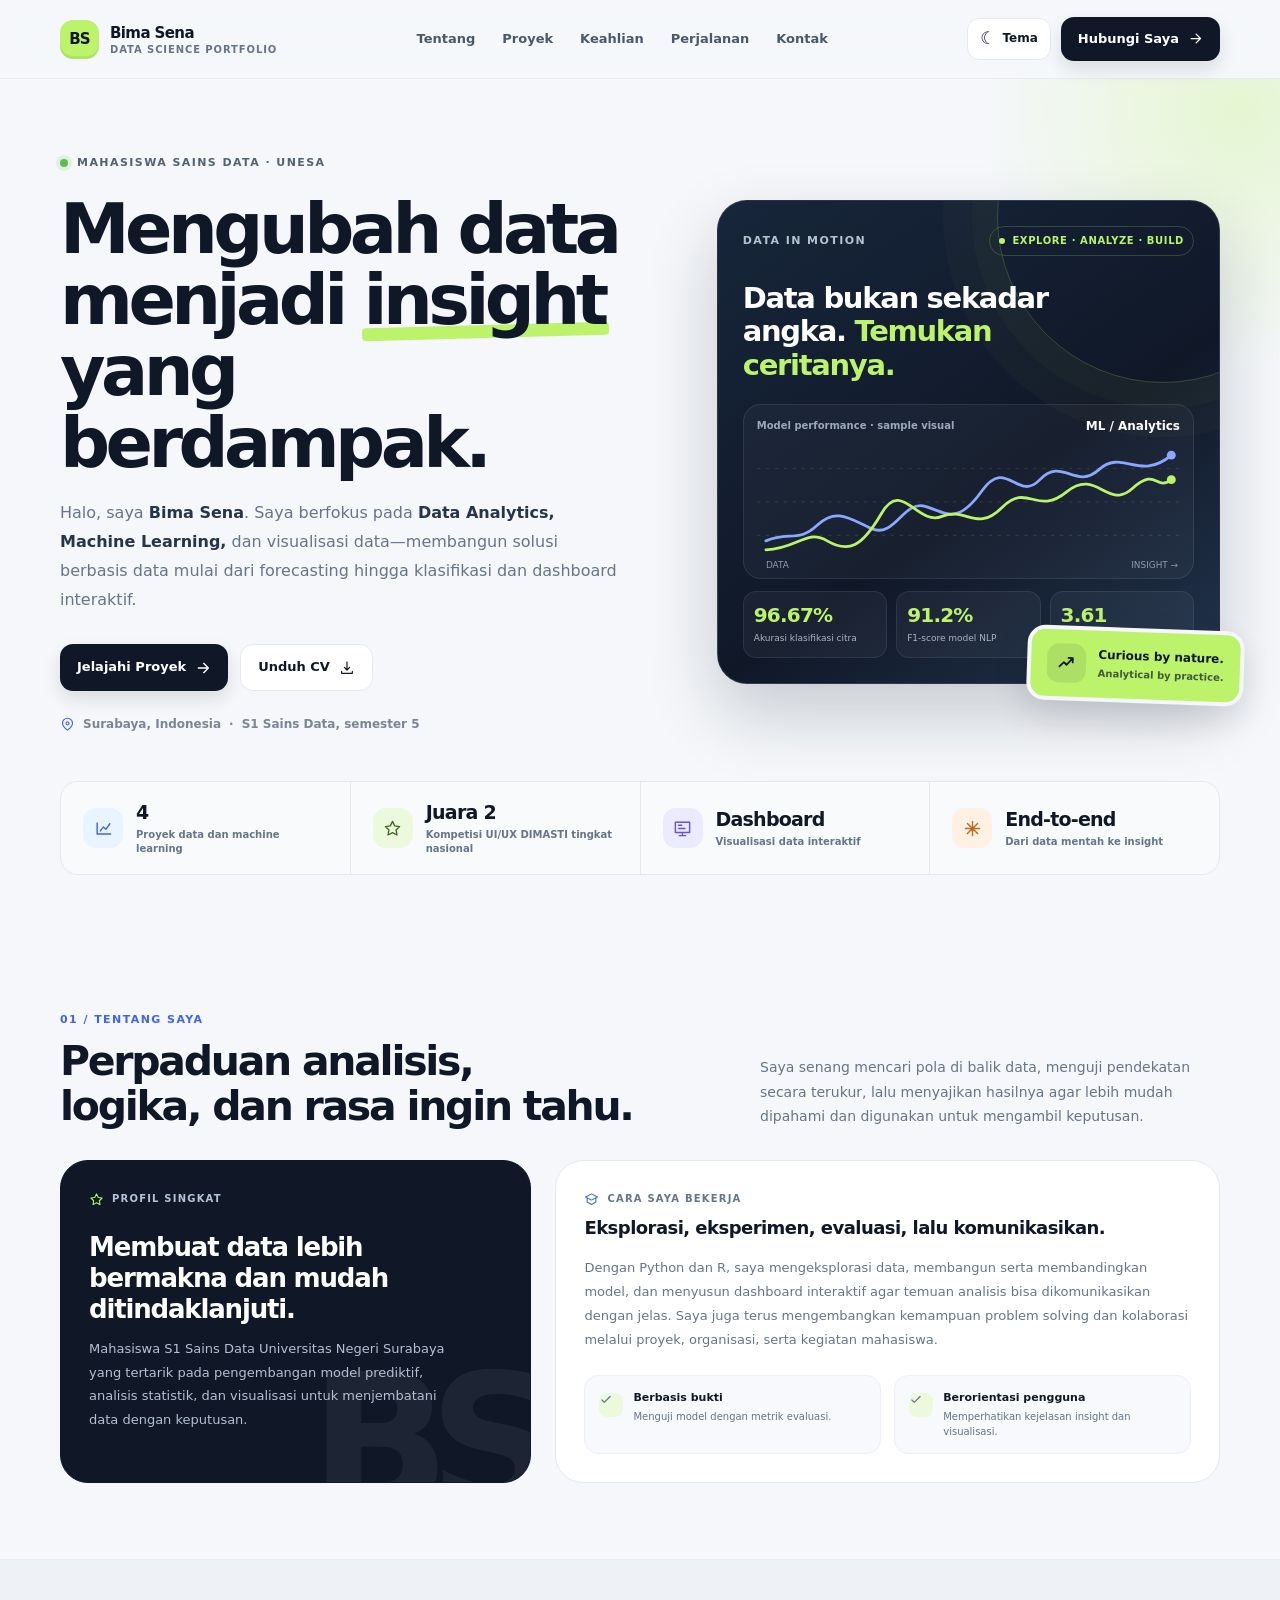
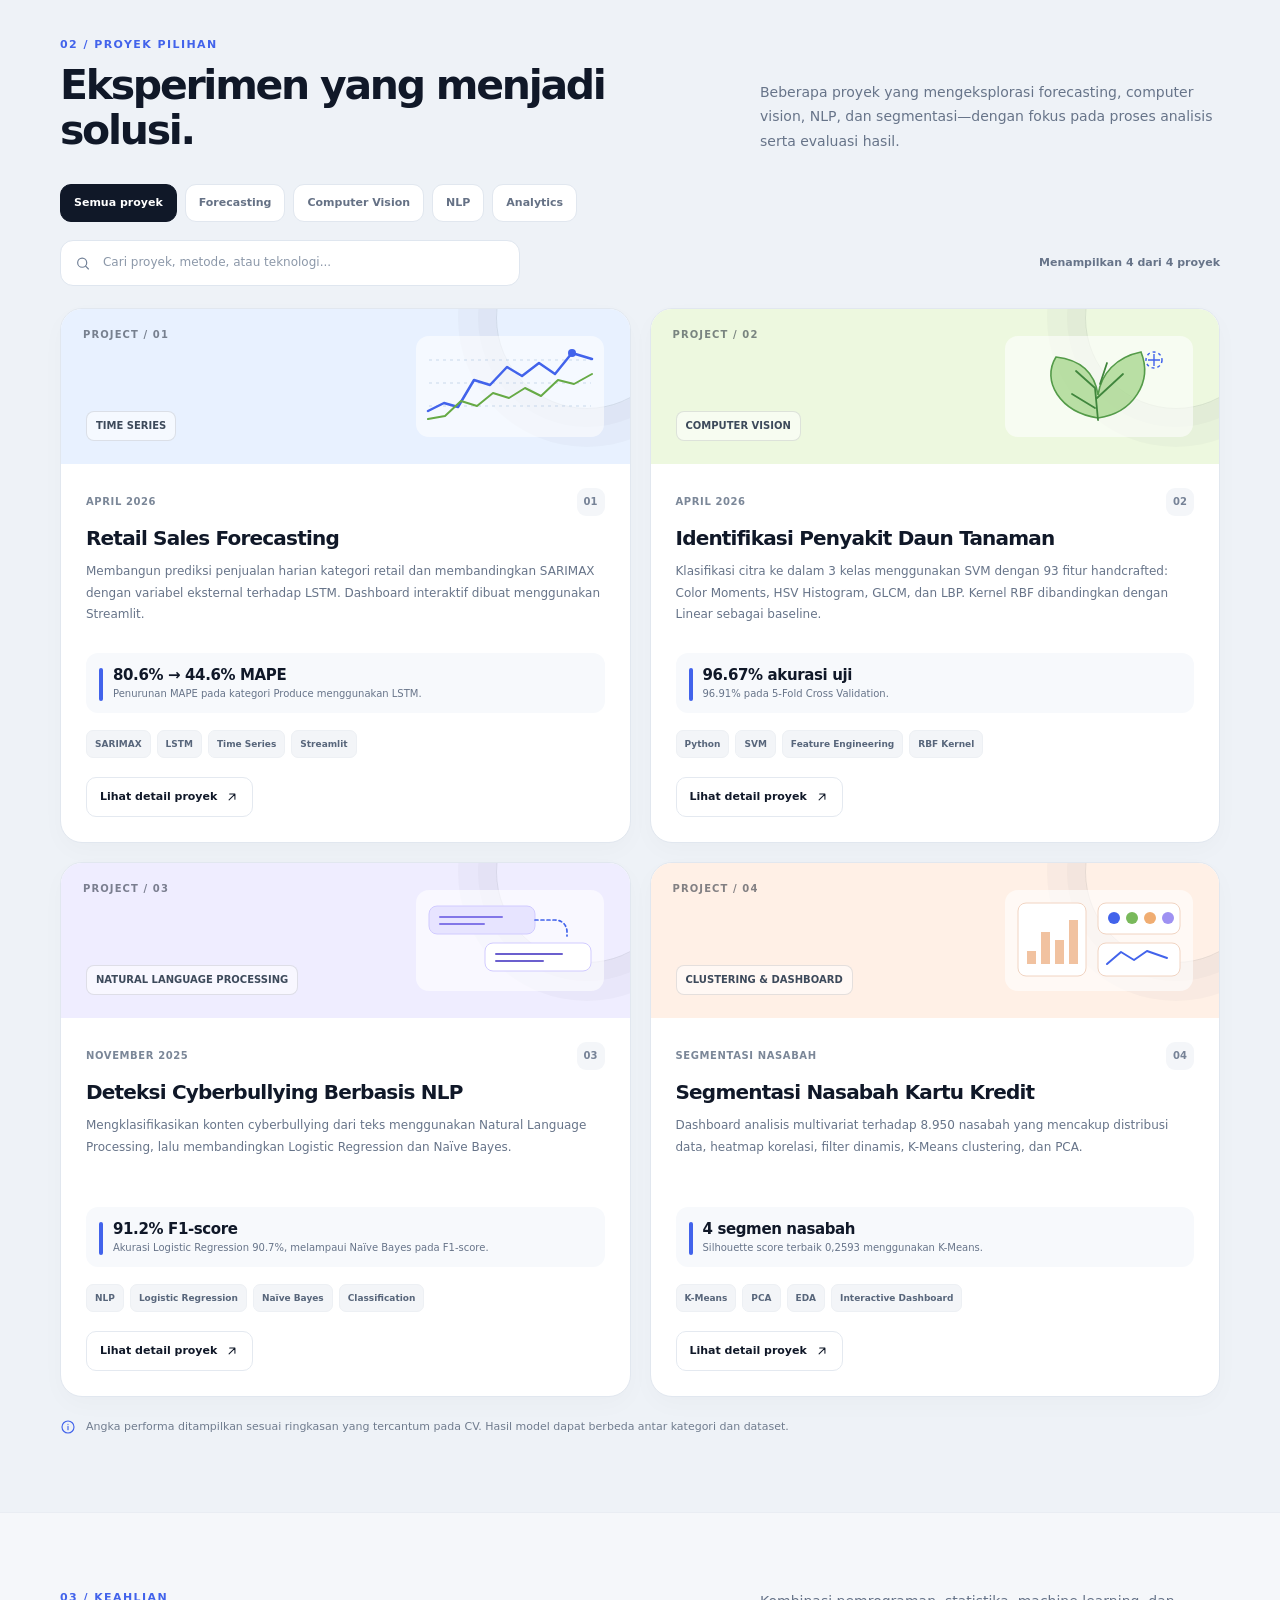
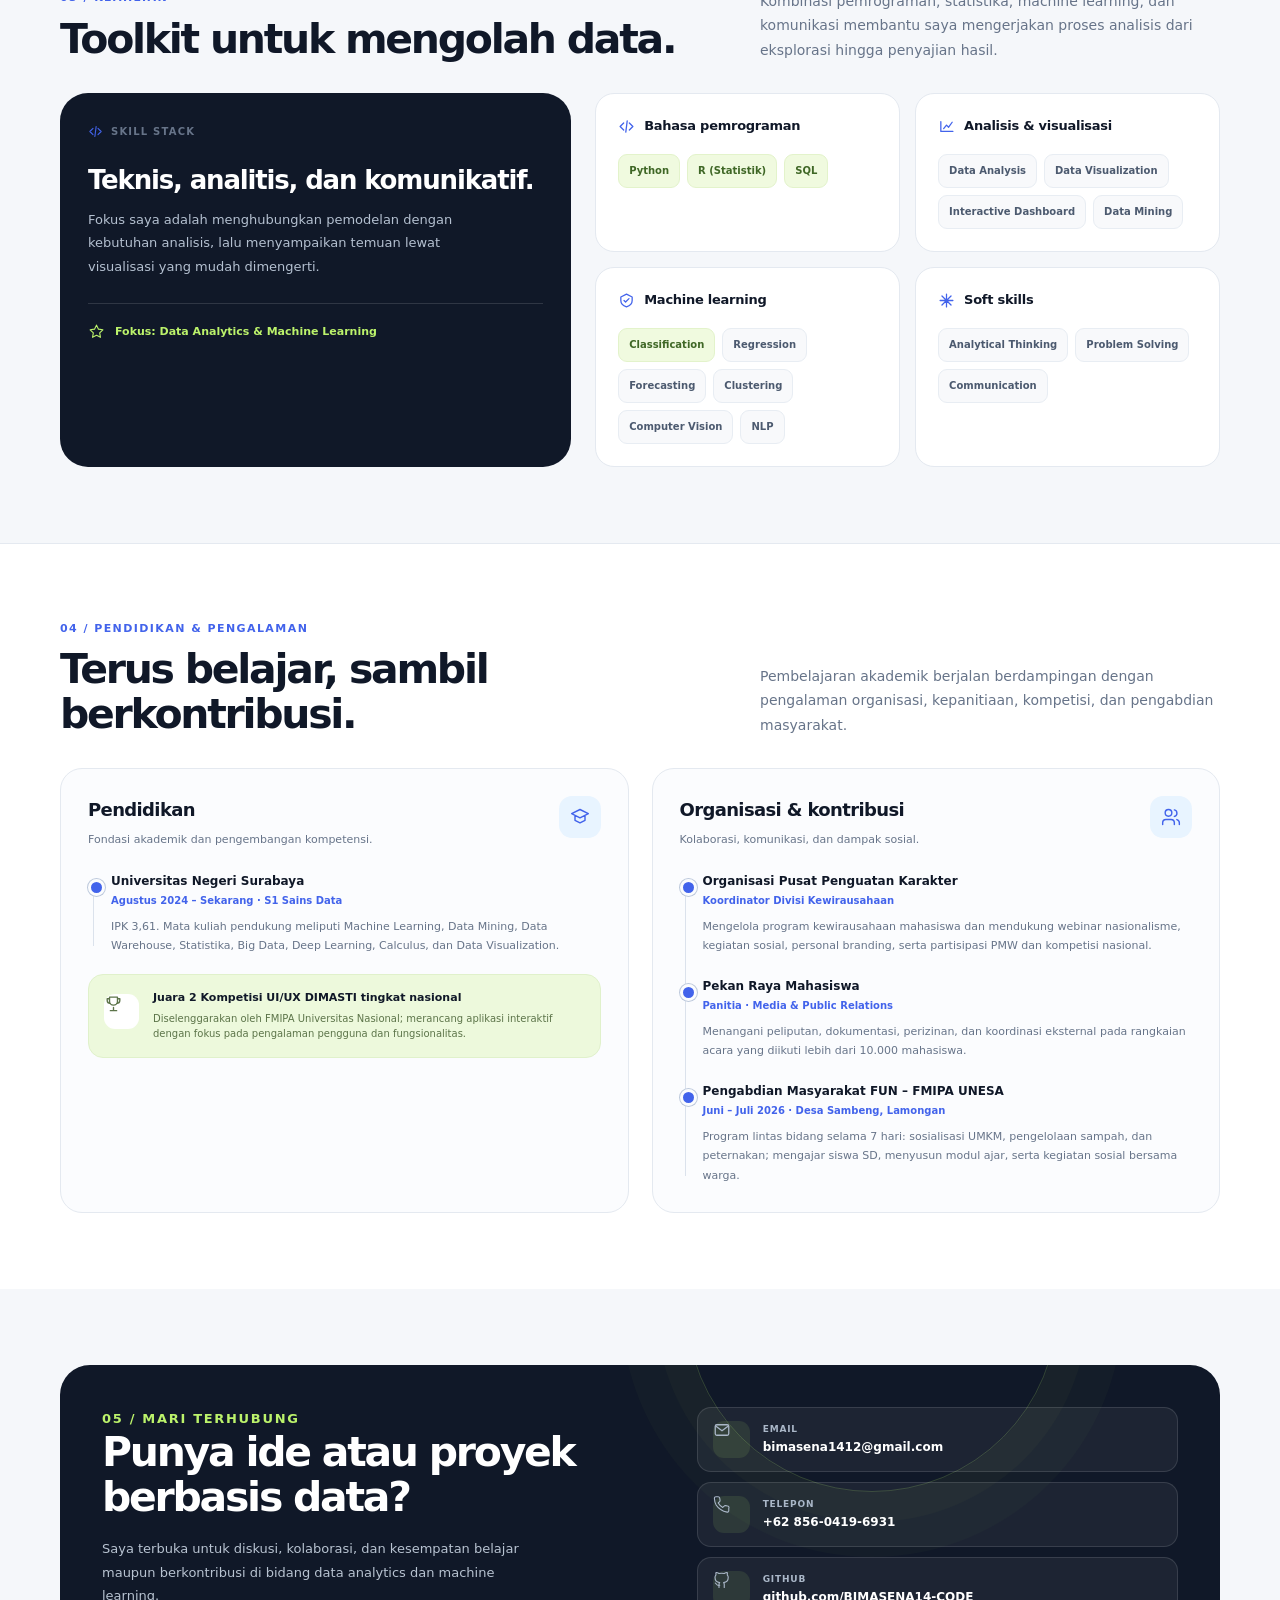
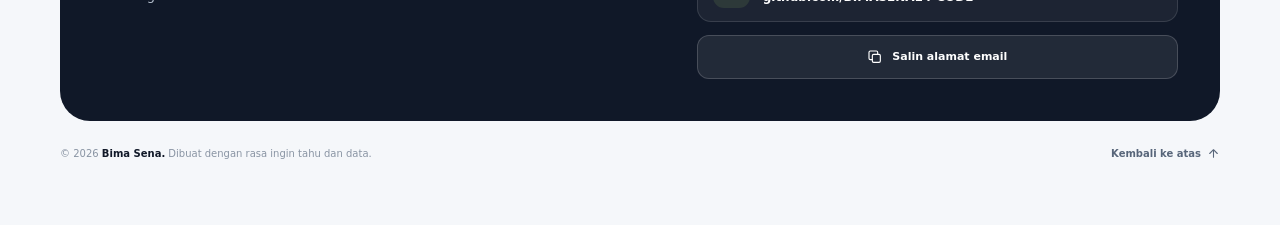
<file: bima-sena-portfolio.html>
<!doctype html>
<html lang="id">
<head>
  <meta charset="utf-8" />
  <meta name="viewport" content="width=device-width, initial-scale=1" />
  <meta name="theme-color" content="#101828" />
  <meta name="description" content="Portofolio Bima Sena — Mahasiswa Sains Data Universitas Negeri Surabaya, berfokus pada data analytics, machine learning, dan visualisasi data." />
  <title>Bima Sena — Data Science Portfolio</title>
  <style>
    :root {
      --ink: #101828;
      --ink-soft: #26354b;
      --muted: #677489;
      --paper: #f5f7fa;
      --white: #ffffff;
      --line: #e4e9f0;
      --blue: #4263eb;
      --blue-dark: #304bd0;
      --mint: #bcf36b;
      --mint-soft: #edf9dc;
      --lavender: #eceaff;
      --sky: #e8f4ff;
      --shadow: 0 20px 55px rgba(16, 24, 40, .08);
      --radius-xl: 28px;
      --radius-lg: 20px;
      --radius-md: 14px;
      --max-width: 1160px;
    }
    * { box-sizing: border-box; }
    html { scroll-behavior: smooth; scroll-padding-top: 92px; }
    body {
      margin: 0;
      color: var(--ink);
      background: var(--paper);
      font-family: Inter, ui-sans-serif, system-ui, -apple-system, BlinkMacSystemFont, "Segoe UI", sans-serif;
      line-height: 1.6;
      -webkit-font-smoothing: antialiased;
    }
    a { color: inherit; text-decoration: none; }
    button { font: inherit; }
    button, a { -webkit-tap-highlight-color: transparent; }
    a:focus-visible, button:focus-visible { outline: 3px solid #8da0ff; outline-offset: 4px; }
    .container { width: min(var(--max-width), calc(100% - 48px)); margin-inline: auto; }
    .skip-link { position: absolute; top: -60px; left: 16px; z-index: 100; background: var(--white); padding: 10px 14px; border-radius: 10px; }
    .skip-link:focus { top: 12px; }
    .site-header {
      position: sticky; top: 0; z-index: 50;
      background: rgba(245, 247, 250, .88); backdrop-filter: blur(18px);
      border-bottom: 1px solid rgba(228, 233, 240, .85);
    }
    .nav { height: 78px; display: flex; align-items: center; justify-content: space-between; gap: 28px; }
    .brand { display: inline-flex; align-items: center; gap: 11px; font-size: 15px; font-weight: 850; letter-spacing: -.04em; white-space: nowrap; }
    .brand-mark { display: grid; place-items: center; width: 39px; height: 39px; color: var(--ink); background: var(--mint); border-radius: 13px; font-size: 15px; font-weight: 900; letter-spacing: -.05em; box-shadow: inset 0 -3px rgba(16,24,40,.08); }
    .brand small { display: block; margin-top: -3px; color: var(--muted); font-size: 10px; font-weight: 650; letter-spacing: .09em; text-transform: uppercase; }
    .nav-links { display: flex; align-items: center; gap: 27px; color: #4b586b; font-size: 13px; font-weight: 700; }
    .nav-links a { transition: color .2s ease; }
    .nav-links a:hover { color: var(--blue); }
    .nav-cta, .button { display: inline-flex; align-items: center; justify-content: center; gap: 9px; border: 0; border-radius: 13px; padding: 12px 17px; font-size: 13px; font-weight: 800; cursor: pointer; transition: transform .18s ease, background .18s ease, box-shadow .18s ease; }
    .nav-cta, .button-primary { color: #fff; background: var(--ink); box-shadow: 0 8px 18px rgba(16,24,40,.12); }
    .nav-cta:hover, .button-primary:hover { background: #202d42; transform: translateY(-2px); }
    .button-light { color: var(--ink); background: white; border: 1px solid var(--line); }
    .button-light:hover { transform: translateY(-2px); box-shadow: 0 10px 24px rgba(16,24,40,.07); }
    .menu-toggle { display: none; width: 42px; height: 42px; align-items: center; justify-content: center; background: white; border: 1px solid var(--line); border-radius: 12px; color: var(--ink); }

    .hero { position: relative; overflow: hidden; padding: 70px 0 60px; }
    .hero::before { content: ""; position: absolute; width: 520px; height: 520px; right: -220px; top: -230px; border-radius: 50%; background: radial-gradient(circle, rgba(188,243,107,.28), rgba(188,243,107,0) 70%); pointer-events: none; }
    .hero-grid { position: relative; display: grid; grid-template-columns: 1.08fr .92fr; gap: 66px; align-items: center; }
    .eyebrow { display: inline-flex; align-items: center; gap: 9px; color: #536174; font-size: 11px; font-weight: 850; letter-spacing: .13em; text-transform: uppercase; }
    .eyebrow-dot { display: inline-block; width: 8px; height: 8px; border-radius: 50%; background: #62b94d; box-shadow: 0 0 0 4px rgba(98,185,77,.13); }
    h1 { margin: 19px 0 20px; max-width: 670px; font-size: clamp(43px, 5.6vw, 70px); line-height: 1.02; letter-spacing: -.065em; font-weight: 850; }
    .accent-text { position: relative; white-space: nowrap; z-index: 0; }
    .accent-text::after { content: ""; position: absolute; z-index: -1; left: -2px; right: -4px; bottom: 3px; height: 13px; border-radius: 4px; background: var(--mint); transform: rotate(-1.5deg); }
    .hero-copy { max-width: 570px; color: var(--muted); font-size: 16px; line-height: 1.8; }
    .hero-copy strong { color: var(--ink-soft); font-weight: 750; }
    .hero-actions { display: flex; flex-wrap: wrap; gap: 12px; margin-top: 30px; }
    .hero-location { display: flex; align-items: center; gap: 8px; margin-top: 24px; color: #7a8595; font-size: 12px; font-weight: 650; }
    .hero-location svg { color: var(--blue); }
    .visual-wrap { position: relative; min-width: 0; }
    .visual-card { position: relative; overflow: hidden; min-height: 420px; padding: 25px; border: 1px solid rgba(255,255,255,.10); border-radius: 30px; color: white; background: linear-gradient(145deg, #17263b 0%, #101828 58%, #22344d 100%); box-shadow: 0 30px 70px rgba(16,24,40,.20); }
    .visual-card::before { content: ""; position: absolute; width: 330px; height: 330px; right: -110px; top: -150px; border-radius: 50%; border: 1px solid rgba(188,243,107,.22); box-shadow: 0 0 0 25px rgba(188,243,107,.025), 0 0 0 54px rgba(188,243,107,.025); }
    .visual-top { position: relative; display: flex; align-items: center; justify-content: space-between; gap: 16px; }
    .visual-label { font-size: 11px; color: #b7c2d1; font-weight: 750; letter-spacing: .13em; text-transform: uppercase; }
    .live-pill { display: inline-flex; align-items: center; gap: 7px; padding: 6px 9px; border: 1px solid rgba(188,243,107,.2); border-radius: 99px; color: var(--mint); font-size: 10px; font-weight: 800; letter-spacing: .06em; text-transform: uppercase; }
    .live-pill span { width: 6px; height: 6px; background: var(--mint); border-radius: 50%; }
    .visual-title { position: relative; margin: 26px 0 0; max-width: 315px; font-size: 29px; line-height: 1.16; letter-spacing: -.045em; font-weight: 800; }
    .visual-title span { color: var(--mint); }
    .chart-area { position: relative; margin-top: 21px; padding: 12px 13px 5px; border: 1px solid rgba(255,255,255,.09); border-radius: 18px; background: rgba(255,255,255,.035); }
    .chart-header { display: flex; align-items: center; justify-content: space-between; color: #9ba9bc; font-size: 10px; font-weight: 650; }
    .chart-header b { color: white; font-size: 12px; }
    .chart-svg { width: 100%; height: auto; display: block; margin-top: 8px; }
    .visual-metrics { position: relative; display: grid; grid-template-columns: repeat(3,1fr); gap: 9px; margin-top: 12px; }
    .visual-metric { padding: 12px 10px; border-radius: 13px; border: 1px solid rgba(255,255,255,.08); background: rgba(255,255,255,.045); }
    .visual-metric strong { display: block; color: var(--mint); font-size: 20px; line-height: 1.1; letter-spacing: -.04em; }
    .visual-metric span { display: block; margin-top: 6px; color: #aab5c5; font-size: 9px; line-height: 1.4; }
    .floating-note { position: absolute; right: -24px; bottom: -19px; display: flex; align-items: center; gap: 12px; padding: 14px 16px; color: var(--ink); background: var(--mint); border: 4px solid var(--paper); border-radius: 18px; box-shadow: 0 15px 35px rgba(16,24,40,.13); transform: rotate(2deg); }
    .floating-icon { display: grid; place-items: center; width: 39px; height: 39px; border-radius: 12px; background: rgba(16,24,40,.09); }
    .floating-note strong { display: block; font-size: 12px; line-height: 1.25; }
    .floating-note span { display: block; margin-top: 3px; font-size: 10px; font-weight: 650; opacity: .7; }

    .trust-strip { display: grid; grid-template-columns: repeat(4,1fr); gap: 1px; margin-top: 47px; overflow: hidden; border: 1px solid var(--line); border-radius: 18px; background: var(--line); }
    .trust-item { min-height: 91px; display: flex; align-items: center; gap: 13px; padding: 19px 22px; background: rgba(255,255,255,.78); }
    .trust-icon { display: grid; place-items: center; flex: 0 0 40px; height: 40px; border-radius: 13px; background: var(--sky); color: var(--blue); }
    .trust-item:nth-child(2) .trust-icon { background: var(--mint-soft); color: #3c6b25; }
    .trust-item:nth-child(3) .trust-icon { background: var(--lavender); color: #6553d9; }
    .trust-item:nth-child(4) .trust-icon { background: #fff0e4; color: #b96d20; }
    .trust-item strong { display: block; font-size: 19px; line-height: 1.2; letter-spacing: -.04em; }
    .trust-item span { display: block; margin-top: 4px; color: var(--muted); font-size: 10px; font-weight: 700; line-height: 1.35; }

    section { padding: 76px 0; }
    .section-heading { display: flex; align-items: end; justify-content: space-between; gap: 35px; margin-bottom: 31px; }
    .section-kicker { margin: 0 0 10px; color: var(--blue); font-size: 11px; font-weight: 850; letter-spacing: .13em; text-transform: uppercase; }
    h2 { margin: 0; font-size: clamp(29px, 3.2vw, 42px); line-height: 1.1; letter-spacing: -.055em; font-weight: 850; }
    .section-description { max-width: 460px; margin: 0; color: var(--muted); font-size: 14px; line-height: 1.75; }
    .about-grid { display: grid; grid-template-columns: .83fr 1.17fr; gap: 24px; }
    .about-card { padding: 28px; border: 1px solid var(--line); border-radius: var(--radius-xl); background: white; }
    .about-card.dark { position: relative; overflow: hidden; color: white; background: var(--ink); border-color: var(--ink); }
    .about-card.dark::after { content: "BS"; position: absolute; right: -9px; bottom: -53px; color: rgba(255,255,255,.055); font-size: 185px; font-weight: 900; letter-spacing: -.12em; line-height: 1; pointer-events: none; }
    .about-card.dark h3 { position: relative; z-index: 1; margin: 18px 0 10px; max-width: 320px; font-size: 26px; line-height: 1.18; letter-spacing: -.045em; }
    .about-card.dark p { position: relative; z-index: 1; max-width: 365px; color: #b4c0d0; font-size: 13px; line-height: 1.8; }
    .mini-label { display: inline-flex; align-items: center; gap: 8px; color: var(--muted); font-size: 10px; font-weight: 850; letter-spacing: .12em; text-transform: uppercase; }
    .mini-label svg { color: var(--blue); }
    .dark .mini-label { color: #b6c3d5; }
    .dark .mini-label svg { color: var(--mint); }
    .about-detail h3 { margin: 0 0 13px; font-size: 18px; letter-spacing: -.03em; }
    .about-detail p { margin: 0; color: var(--muted); font-size: 13px; line-height: 1.85; }
    .about-points { display: grid; grid-template-columns: 1fr 1fr; gap: 13px; margin-top: 23px; }
    .about-point { display: flex; align-items: start; gap: 10px; padding: 14px; background: #f7f9fc; border: 1px solid #edf0f5; border-radius: 14px; }
    .check { flex: 0 0 24px; height: 24px; display: grid; place-items: center; color: #3c6b25; background: var(--mint-soft); border-radius: 8px; }
    .about-point strong { display: block; font-size: 11px; line-height: 1.4; }
    .about-point span { display: block; margin-top: 3px; color: var(--muted); font-size: 10px; line-height: 1.5; }

    .projects-section { background: #eef2f7; border-top: 1px solid #e9edf3; border-bottom: 1px solid #e9edf3; }
    .filters { display: flex; flex-wrap: wrap; gap: 8px; margin-bottom: 24px; }
    .filter-btn { padding: 9px 13px; color: #657185; background: white; border: 1px solid #e1e7ef; border-radius: 11px; font-size: 11px; font-weight: 800; cursor: pointer; transition: all .18s ease; }
    .filter-btn:hover { border-color: #b7c4dc; color: var(--ink); }
    .filter-btn[aria-pressed="true"] { color: white; background: var(--ink); border-color: var(--ink); }
    .project-grid { display: grid; grid-template-columns: repeat(2,1fr); gap: 19px; }
    .project-card { min-width: 0; overflow: hidden; border: 1px solid #e1e7ef; border-radius: 22px; background: white; box-shadow: 0 8px 24px rgba(16,24,40,.025); transition: transform .2s ease, box-shadow .2s ease; }
    .project-card:hover { transform: translateY(-4px); box-shadow: 0 18px 38px rgba(16,24,40,.075); }
    .project-card[hidden] { display: none; }
    .project-art { position: relative; display: flex; align-items: center; justify-content: space-between; gap: 20px; min-height: 155px; padding: 23px 25px; overflow: hidden; }
    .project-art::after { content: ""; position: absolute; width: 180px; height: 180px; right: -48px; top: -82px; border: 1px solid rgba(16,24,40,.1); border-radius: 50%; box-shadow: 0 0 0 18px rgba(16,24,40,.025), 0 0 0 38px rgba(16,24,40,.025); }
    .art-blue { background: #e8f1ff; }
    .art-mint { background: #edf8df; }
    .art-lilac { background: #efedff; }
    .art-peach { background: #fff0e6; }
    .project-index { position: absolute; top: 18px; left: 22px; color: rgba(16,24,40,.52); font-size: 10px; font-weight: 850; letter-spacing: .11em; }
    .project-type { position: relative; z-index: 2; align-self: end; margin-top: 55px; padding: 6px 9px; border: 1px solid rgba(16,24,40,.11); border-radius: 8px; color: #3d4a5b; background: rgba(255,255,255,.55); font-size: 10px; font-weight: 800; }
    .art-graphic { position: relative; z-index: 1; width: 48%; max-width: 190px; height: 103px; }
    .project-body { padding: 24px 25px 25px; }
    .project-meta { display: flex; align-items: center; justify-content: space-between; gap: 10px; margin-bottom: 10px; }
    .project-date { color: #7b8798; font-size: 10px; font-weight: 800; letter-spacing: .06em; text-transform: uppercase; }
    .project-number { display: grid; place-items: center; width: 28px; height: 28px; color: #778397; background: #f4f6f9; border-radius: 9px; font-size: 10px; font-weight: 850; }
    .project-card h3 { margin: 0 0 10px; font-size: 20px; line-height: 1.25; letter-spacing: -.04em; }
    .project-summary { min-height: 75px; margin: 0; color: var(--muted); font-size: 12px; line-height: 1.8; }
    .project-result { display: flex; align-items: center; gap: 10px; margin-top: 17px; padding: 12px 13px; border-radius: 12px; background: #f7f9fc; }
    .result-bar { flex: 0 0 4px; height: 33px; border-radius: 8px; background: var(--blue); }
    .project-result strong { display: block; font-size: 15px; line-height: 1.2; letter-spacing: -.025em; }
    .project-result span { display: block; margin-top: 3px; color: var(--muted); font-size: 10px; line-height: 1.35; }
    .tech-list { display: flex; flex-wrap: wrap; gap: 6px; margin-top: 17px; }
    .tech { display: inline-flex; align-items: center; padding: 6px 8px; color: #58667b; background: #f3f5f8; border: 1px solid #edf0f4; border-radius: 7px; font-size: 9px; font-weight: 800; }
    .project-note { display: flex; gap: 10px; align-items: start; margin-top: 21px; color: #707c8e; font-size: 11px; line-height: 1.6; }
    .project-note svg { flex: 0 0 auto; margin-top: 1px; color: var(--blue); }

    .skills-grid { display: grid; grid-template-columns: .9fr 1.1fr; gap: 24px; }
    .skills-intro { padding: 28px; color: white; background: var(--ink); border-radius: var(--radius-xl); }
    .skills-intro h3 { margin: 18px 0 12px; font-size: 26px; line-height: 1.2; letter-spacing: -.045em; }
    .skills-intro p { margin: 0; max-width: 390px; color: #b4c0d0; font-size: 13px; line-height: 1.8; }
    .skills-callout { display: flex; align-items: center; gap: 10px; margin-top: 25px; padding-top: 19px; border-top: 1px solid rgba(255,255,255,.13); color: var(--mint); font-size: 11px; font-weight: 750; }
    .skill-groups { display: grid; grid-template-columns: repeat(2,1fr); gap: 15px; }
    .skill-group { padding: 22px; border: 1px solid var(--line); border-radius: 19px; background: white; }
    .skill-group h4 { display: flex; align-items: center; gap: 9px; margin: 0 0 17px; font-size: 13px; letter-spacing: -.02em; }
    .skill-group h4 svg { color: var(--blue); }
    .skill-pills { display: flex; flex-wrap: wrap; gap: 7px; }
    .skill-pill { padding: 8px 10px; color: #4c5a6f; border: 1px solid #e8edf3; border-radius: 9px; background: #f8f9fb; font-size: 10px; font-weight: 750; }
    .skill-pill.highlight { color: #3f6726; background: #f0fadf; border-color: #e3f3cb; }

    .journey-section { background: white; border-top: 1px solid var(--line); }
    .journey-grid { display: grid; grid-template-columns: 1fr 1fr; gap: 23px; }
    .journey-card { padding: 27px; border: 1px solid var(--line); border-radius: 22px; background: #fbfcfe; }
    .journey-card-header { display: flex; align-items: start; justify-content: space-between; gap: 18px; margin-bottom: 24px; }
    .journey-card h3 { margin: 0; font-size: 18px; letter-spacing: -.035em; }
    .journey-card-header p { margin: 6px 0 0; color: var(--muted); font-size: 11px; }
    .journey-icon { display: grid; place-items: center; flex: 0 0 42px; height: 42px; color: var(--blue); background: var(--sky); border-radius: 13px; }
    .timeline { position: relative; padding-left: 23px; }
    .timeline::before { content: ""; position: absolute; top: 7px; bottom: 9px; left: 5px; width: 1px; background: #dbe2ec; }
    .timeline-item { position: relative; padding-bottom: 23px; }
    .timeline-item:last-child { padding-bottom: 0; }
    .timeline-item::before { content: ""; position: absolute; top: 6px; left: -23px; width: 11px; height: 11px; border-radius: 50%; border: 3px solid #fbfcfe; background: var(--blue); box-shadow: 0 0 0 1px #bdc9dc; }
    .timeline-item h4 { margin: 0; font-size: 12px; line-height: 1.4; }
    .timeline-item .timeline-meta { display: block; margin-top: 3px; color: var(--blue); font-size: 10px; font-weight: 800; }
    .timeline-item p { margin: 8px 0 0; color: var(--muted); font-size: 11px; line-height: 1.75; }
    .award-box { display: flex; gap: 14px; align-items: start; margin-top: 19px; padding: 15px; background: var(--mint-soft); border: 1px solid #e0f1cb; border-radius: 15px; }
    .award-icon { flex: 0 0 35px; height: 35px; display: grid; place-items: center; color: #537b2f; background: white; border-radius: 11px; }
    .award-box strong { display: block; font-size: 11px; line-height: 1.5; }
    .award-box span { display: block; margin-top: 4px; color: #5c7449; font-size: 10px; line-height: 1.55; }

    .contact-section { padding: 76px 0 34px; }
    .contact-panel { position: relative; overflow: hidden; display: grid; grid-template-columns: 1fr .86fr; gap: 35px; padding: 42px; border-radius: 30px; color: white; background: var(--ink); }
    .contact-panel::before { content: ""; position: absolute; width: 370px; height: 370px; right: 14%; top: -245px; border: 1px solid rgba(188,243,107,.2); border-radius: 50%; box-shadow: 0 0 0 30px rgba(188,243,107,.025), 0 0 0 65px rgba(188,243,107,.02); }
    .contact-copy, .contact-list { position: relative; z-index: 1; }
    .contact-copy .section-kicker { color: var(--mint); }
    .contact-copy h2 { max-width: 490px; margin-bottom: 17px; }
    .contact-copy p { max-width: 430px; margin: 0; color: #b8c3d1; font-size: 13px; line-height: 1.8; }
    .contact-list { display: grid; align-content: center; gap: 10px; }
    .contact-link { display: flex; align-items: center; gap: 13px; min-width: 0; padding: 13px 15px; border: 1px solid rgba(255,255,255,.12); border-radius: 14px; background: rgba(255,255,255,.055); transition: background .18s ease, transform .18s ease; }
    .contact-link:hover { background: rgba(255,255,255,.10); transform: translateX(3px); }
    .contact-icon { display: grid; place-items: center; flex: 0 0 37px; height: 37px; color: var(--mint); background: rgba(188,243,107,.1); border-radius: 11px; }
    .contact-link span { display: block; min-width: 0; color: #aab7c8; font-size: 9px; font-weight: 750; letter-spacing: .09em; text-transform: uppercase; }
    .contact-link strong { display: block; overflow-wrap: anywhere; margin-top: 2px; color: white; font-size: 12px; font-weight: 750; }
    footer { display: flex; align-items: center; justify-content: space-between; gap: 20px; padding: 25px 0 29px; color: #8994a3; font-size: 10px; }
    .footer-brand { color: var(--ink); font-weight: 850; }
    .back-top { display: inline-flex; align-items: center; gap: 6px; color: #58667a; font-weight: 800; }
    .back-top:hover { color: var(--blue); }
    .fade-up { animation: fade-up .65s both; }
    @keyframes fade-up { from { opacity: 0; transform: translateY(13px); } to { opacity: 1; transform: translateY(0); } }
    @media (prefers-reduced-motion: reduce) { *, *::before, *::after { scroll-behavior: auto !important; animation-duration: .01ms !important; transition-duration: .01ms !important; } }

    /* Fitur tambahan: pencarian, detail proyek, tema, dan navigasi */
    .nav-actions { display: flex; align-items: center; gap: 10px; }
    .theme-toggle { display: inline-flex; align-items: center; justify-content: center; gap: 7px; min-height: 42px; padding: 0 12px; border: 1px solid var(--line); border-radius: 12px; color: var(--ink); background: var(--white); font-size: 12px; font-weight: 800; cursor: pointer; transition: transform .18s ease, background .18s ease; }
    .theme-toggle:hover { transform: translateY(-1px); }
    #theme-icon { font-size: 17px; line-height: 1; }
    .project-tools { display: flex; align-items: center; justify-content: space-between; gap: 15px; margin: -6px 0 22px; }
    .project-search-wrap { display: flex; align-items: center; gap: 10px; width: min(100%, 460px); min-height: 46px; padding: 0 14px; border: 1px solid #dfe6ef; border-radius: 13px; color: #718097; background: var(--white); }
    .project-search-wrap:focus-within { border-color: var(--blue); box-shadow: 0 0 0 3px rgba(66,99,235,.12); }
    .project-search-wrap input { width: 100%; min-width: 0; border: 0; outline: 0; color: var(--ink); background: transparent; font: inherit; font-size: 12px; }
    .project-search-wrap input::placeholder { color: #8c98a9; }
    .project-count { flex-shrink: 0; margin: 0; color: var(--muted); font-size: 11px; font-weight: 750; }
    .project-open { display: inline-flex; align-items: center; gap: 8px; margin-top: 19px; padding: 10px 13px; border: 1px solid var(--line); border-radius: 10px; color: var(--ink); background: var(--white); font-size: 11px; font-weight: 850; cursor: pointer; transition: transform .18s ease, border-color .18s ease, color .18s ease; }
    .project-open:hover { transform: translateY(-1px); border-color: var(--blue); color: var(--blue); }
    .project-open svg { width: 14px; height: 14px; }
    .no-projects { grid-column: 1 / -1; padding: 35px 22px; border: 1px dashed #cbd5e3; border-radius: 17px; color: var(--muted); text-align: center; background: var(--white); }
    .project-dialog { width: min(650px, calc(100% - 30px)); max-height: min(85vh, 820px); padding: 0; overflow: auto; border: 1px solid var(--line); border-radius: 24px; color: var(--ink); background: var(--white); box-shadow: 0 32px 90px rgba(0,0,0,.28); }
    .project-dialog::backdrop { background: rgba(8,15,28,.66); backdrop-filter: blur(5px); }
    .dialog-header { position: sticky; top: 0; z-index: 2; display: flex; align-items: center; justify-content: space-between; padding: 18px 23px; border-bottom: 1px solid var(--line); background: var(--white); }
    .dialog-eyebrow { color: var(--blue); font-size: 10px; font-weight: 900; letter-spacing: .14em; }
    .dialog-close { display: grid; place-items: center; width: 34px; height: 34px; border: 1px solid var(--line); border-radius: 10px; color: var(--ink); background: transparent; font-size: 23px; line-height: 1; cursor: pointer; }
    .dialog-content { padding: 25px; }
    .dialog-category { margin: 0 0 8px; color: var(--blue); font-size: 10px; font-weight: 850; letter-spacing: .1em; text-transform: uppercase; }
    .dialog-content h2 { font-size: clamp(26px, 4vw, 36px); }
    .dialog-summary { margin: 15px 0 20px; color: var(--muted); font-size: 13px; line-height: 1.85; }
    .dialog-result { display: flex; align-items: start; gap: 12px; padding: 16px; border: 1px solid var(--line); border-radius: 15px; background: var(--paper); }
    .dialog-result-mark { display: grid; place-items: center; flex: 0 0 35px; width: 35px; height: 35px; border-radius: 11px; color: #3f6726; background: var(--mint-soft); font-size: 18px; }
    .dialog-result strong { display: block; font-size: 14px; }
    .dialog-result span { display: block; margin-top: 3px; color: var(--muted); font-size: 11px; line-height: 1.7; }
    .dialog-section { margin-top: 23px; }
    .dialog-section h3 { margin: 0 0 9px; font-size: 13px; }
    .dialog-section p { margin: 0; color: var(--muted); font-size: 12px; line-height: 1.8; }
    .modal-tags { display: flex; flex-wrap: wrap; gap: 7px; }
    .modal-tags .tech { font-size: 10px; }
    .dialog-actions { display: flex; align-items: center; flex-wrap: wrap; gap: 12px; margin-top: 27px; }
    .dialog-hint { max-width: 230px; color: var(--muted); font-size: 10px; line-height: 1.5; }
    .copy-email-button { display: inline-flex; align-items: center; justify-content: center; gap: 9px; width: 100%; margin-top: 3px; padding: 12px 14px; border: 1px solid rgba(255,255,255,.17); border-radius: 12px; color: white; background: rgba(255,255,255,.08); font-size: 11px; font-weight: 800; cursor: pointer; }
    .copy-email-button:hover { background: rgba(255,255,255,.14); }
    .reading-progress { position: fixed; z-index: 100; top: 0; left: 0; width: 100%; height: 3px; pointer-events: none; }
    .reading-progress span { display: block; width: 0; height: 100%; background: var(--blue); box-shadow: 0 0 9px rgba(66,99,235,.35); }
    .floating-top { position: fixed; z-index: 45; right: 22px; bottom: 22px; display: grid; place-items: center; width: 47px; height: 47px; border: 1px solid var(--line); border-radius: 15px; color: var(--ink); background: var(--white); box-shadow: 0 10px 30px rgba(16,24,40,.13); cursor: pointer; opacity: 0; visibility: hidden; transform: translateY(9px); transition: opacity .2s ease, transform .2s ease, visibility .2s ease; }
    .floating-top.visible { opacity: 1; visibility: visible; transform: translateY(0); }
    .toast { position: fixed; z-index: 120; left: 50%; bottom: 24px; max-width: calc(100% - 32px); padding: 12px 17px; border: 1px solid rgba(255,255,255,.12); border-radius: 12px; color: white; background: #17263b; box-shadow: 0 10px 30px rgba(0,0,0,.2); font-size: 12px; font-weight: 750; text-align: center; opacity: 0; pointer-events: none; transform: translate(-50%, 10px); transition: opacity .2s ease, transform .2s ease; }
    .toast.visible { opacity: 1; transform: translate(-50%, 0); }
    html[data-theme="dark"] {
      --ink: #edf2fb; --ink-soft: #d6e0ef; --muted: #a0aec2; --paper: #0e1522; --white: #172235;
      --line: #2b3a50; --blue: #9eb0ff; --blue-dark: #8398ff; --mint: #c3f47c; --mint-soft: #26391f;
      --lavender: #2c2b4b; --sky: #1d3047; --shadow: 0 20px 55px rgba(0,0,0,.2);
    }
    html[data-theme="dark"] body { color: var(--ink); background: var(--paper); }
    html[data-theme="dark"] .site-header { background: rgba(14,21,34,.9); border-bottom-color: var(--line); }
    html[data-theme="dark"] .nav-links { color: #c2ccdc; }
    html[data-theme="dark"] .nav-links a { color: inherit; }
    html[data-theme="dark"] .nav-cta, html[data-theme="dark"] .button-primary { color: #101828; background: var(--mint); }
    html[data-theme="dark"] .nav-cta:hover, html[data-theme="dark"] .button-primary:hover { background: #d0fa98; }
    html[data-theme="dark"] .button-light, html[data-theme="dark"] .menu-toggle, html[data-theme="dark"] .theme-toggle { color: var(--ink); background: var(--white); border-color: var(--line); }
    html[data-theme="dark"] .projects-section { background: #111c2c; border-color: var(--line); }
    html[data-theme="dark"] .filter-btn { color: #c4cfde; background: var(--white); border-color: var(--line); }
    html[data-theme="dark"] .filter-btn[aria-pressed="true"] { color: #101828; background: var(--mint); border-color: var(--mint); }
    html[data-theme="dark"] .project-card, html[data-theme="dark"] .skill-group, html[data-theme="dark"] .journey-card, html[data-theme="dark"] .about-card { color: var(--ink); background: var(--white); border-color: var(--line); }
    html[data-theme="dark"] .project-result, html[data-theme="dark"] .project-number, html[data-theme="dark"] .tech, html[data-theme="dark"] .skill-pill { color: #d2dceb; background: #202d41; border-color: #2d3b50; }
    html[data-theme="dark"] .skill-pill.highlight { color: #d6f8b2; background: #253923; border-color: #344e2a; }
    html[data-theme="dark"] .trust-strip { border-color: var(--line); background: var(--line); }
    html[data-theme="dark"] .trust-item { background: #172235; }
    html[data-theme="dark"] .trust-item span, html[data-theme="dark"] .project-note, html[data-theme="dark"] .about-point span { color: #a0aec2; }
    html[data-theme="dark"] .timeline::before { background: #3a4a61; }
    html[data-theme="dark"] .timeline-item::before { border-color: var(--white); }
    html[data-theme="dark"] .timeline-meta { color: var(--blue); }
    html[data-theme="dark"] .award-box { background: #26391f; border-color: #3a532d; }
    html[data-theme="dark"] .award-box span { color: #c3d8ad; }
    html[data-theme="dark"] .journey-section { background: #111b2a; border-color: var(--line); }
    html[data-theme="dark"] .journey-card { background: #172235; }
    html[data-theme="dark"] .journey-icon { background: #1d3047; }
    html[data-theme="dark"] .project-search-wrap { background: var(--white); border-color: var(--line); }
    html[data-theme="dark"] .project-open { color: var(--ink); background: #202d41; border-color: var(--line); }
    html[data-theme="dark"] .project-open:hover { color: var(--blue); border-color: var(--blue); }
    html[data-theme="dark"] .project-dialog, html[data-theme="dark"] .dialog-header { color: var(--ink); background: var(--white); border-color: var(--line); }
    html[data-theme="dark"] .dialog-result { background: #202d41; border-color: var(--line); }
    html[data-theme="dark"] .floating-top { color: var(--ink); background: var(--white); border-color: var(--line); }
    html[data-theme="dark"] .nav-links.open { background: rgba(14,21,34,.98); }
    @media (max-width: 760px) {
      .nav-actions { margin-left: auto; gap: 7px; }
      .theme-toggle { min-width: 40px; padding: 0 10px; }
      .theme-toggle-label { display: none; }
      .project-tools { align-items: stretch; flex-direction: column; }
      .project-search-wrap { width: 100%; }
      .project-count { align-self: flex-start; }
      .floating-top { right: 15px; bottom: 15px; width: 43px; height: 43px; }
      .dialog-content { padding: 20px; }
      .dialog-actions { align-items: flex-start; flex-direction: column; }
      html[data-theme="dark"] .nav-links { color: var(--ink); }
    }
    @media print {
      .site-header, .reading-progress, .floating-top, .toast, .project-tools, .filters, .project-open, .copy-email-button, .dialog-actions { display: none !important; }
      body, .projects-section, .journey-section { color: #111 !important; background: #fff !important; }
      section { break-inside: avoid; padding: 25px 0; }
      .project-card, .skill-group, .journey-card, .about-card { break-inside: avoid; box-shadow: none !important; }
      a { text-decoration: none !important; }
    }

    @media (max-width: 980px) {
      .hero-grid { gap: 35px; grid-template-columns: 1fr .92fr; }
      .visual-card { padding: 21px; min-height: 390px; }
      .visual-title { font-size: 25px; }
      .trust-item { padding: 16px 14px; gap: 10px; }
      .trust-icon { flex-basis: 35px; height: 35px; }
      .trust-item strong { font-size: 17px; }
      .section-heading { align-items: start; flex-direction: column; gap: 12px; }
      .project-summary { min-height: 96px; }
    }
    @media (max-width: 760px) {
      .container { width: min(100% - 34px, var(--max-width)); }
      .nav { height: 70px; }
      .menu-toggle { display: inline-flex; }
      .nav-cta { display: none; }
      .nav-links { display: none; position: absolute; top: 69px; left: 0; right: 0; padding: 17px 22px 20px; flex-direction: column; align-items: stretch; gap: 0; border-bottom: 1px solid var(--line); background: rgba(245,247,250,.98); box-shadow: 0 18px 28px rgba(16,24,40,.06); }
      .nav-links.open { display: flex; }
      .nav-links a { padding: 12px 0; border-bottom: 1px solid #e9edf3; }
      .nav-links a:last-child { border-bottom: 0; }
      .hero { padding: 48px 0 45px; }
      .hero-grid { grid-template-columns: 1fr; gap: 37px; }
      h1 { max-width: 560px; font-size: clamp(43px, 10vw, 60px); }
      .hero-copy { font-size: 14px; }
      .visual-card { min-height: 0; }
      .visual-title { max-width: 380px; }
      .floating-note { right: 5px; bottom: -17px; }
      .trust-strip { grid-template-columns: repeat(2,1fr); margin-top: 38px; }
      .trust-item { min-height: 80px; padding: 14px; }
      section { padding: 60px 0; }
      .about-grid, .skills-grid, .journey-grid, .contact-panel { grid-template-columns: 1fr; }
      .about-grid { gap: 15px; }
      .project-grid { grid-template-columns: 1fr; }
      .project-summary { min-height: 0; }
      .skills-grid { gap: 15px; }
      .contact-panel { padding: 29px 23px; gap: 28px; }
      .contact-section { padding-top: 60px; }
    }
    @media (max-width: 420px) {
      .container { width: calc(100% - 28px); }
      .brand { font-size: 14px; }
      .hero-actions .button { flex: 1 1 100%; }
      .visual-metrics { gap: 6px; }
      .visual-metric { padding: 10px 8px; }
      .visual-metric strong { font-size: 17px; }
      .visual-metric span { font-size: 8px; }
      .about-card, .skills-intro, .journey-card { padding: 22px; }
      .about-points, .skill-groups { grid-template-columns: 1fr; }
      .project-art { padding-inline: 19px; }
      .project-body { padding: 21px; }
      .contact-panel { padding: 25px 18px; }
      footer { align-items: start; flex-direction: column; gap: 9px; }
    }
  </style>
</head>
<body>
  <a class="skip-link" href="#main">Lewati ke konten utama</a>
  <header class="site-header">
    <div class="container nav">
      <a class="brand" href="#home" aria-label="Bima Sena, ke halaman utama">
        <span class="brand-mark">BS</span><span>Bima Sena<small>Data Science Portfolio</small></span>
      </a>
      <nav class="nav-links" id="site-nav" aria-label="Navigasi utama">
        <a href="#about">Tentang</a>
        <a href="#projects">Proyek</a>
        <a href="#skills">Keahlian</a>
        <a href="#journey">Perjalanan</a>
        <a href="#contact">Kontak</a>
      </nav>
      <div class="nav-actions">
        <button class="theme-toggle" id="theme-toggle" type="button" aria-label="Aktifkan mode gelap" title="Ganti tema"><span id="theme-icon" aria-hidden="true">☾</span><span class="theme-toggle-label">Tema</span></button>
        <a class="nav-cta" href="#contact">Hubungi Saya <svg width="15" height="15" viewBox="0 0 24 24" fill="none" aria-hidden="true"><path d="M5 12h14M13 5l7 7-7 7" stroke="currentColor" stroke-width="2" stroke-linecap="round" stroke-linejoin="round"/></svg></a>
      </div>
      <button class="menu-toggle" id="menu-toggle" aria-label="Buka menu navigasi" aria-expanded="false" aria-controls="site-nav"><svg width="21" height="21" viewBox="0 0 24 24" fill="none" aria-hidden="true"><path d="M4 7h16M4 12h16M4 17h16" stroke="currentColor" stroke-width="2" stroke-linecap="round"/></svg></button>
    </div>
  </header>

  <main id="main">
    <section class="hero" id="home">
      <div class="container">
        <div class="hero-grid">
          <div class="fade-up">
            <div class="eyebrow"><span class="eyebrow-dot"></span> Mahasiswa Sains Data · UNESA</div>
            <h1>Mengubah data menjadi <span class="accent-text">insight</span> yang berdampak.</h1>
            <p class="hero-copy">Halo, saya <strong>Bima Sena</strong>. Saya berfokus pada <strong>Data Analytics, Machine Learning,</strong> dan visualisasi data—membangun solusi berbasis data mulai dari forecasting hingga klasifikasi dan dashboard interaktif.</p>
            <div class="hero-actions">
              <a class="button button-primary" href="#projects">Jelajahi Proyek <svg width="16" height="16" viewBox="0 0 24 24" fill="none" aria-hidden="true"><path d="M5 12h14M13 5l7 7-7 7" stroke="currentColor" stroke-width="2" stroke-linecap="round" stroke-linejoin="round"/></svg></a>
              <a class="button button-light" href="CV_Bima_Sena.pdf" download>Unduh CV <svg width="16" height="16" viewBox="0 0 24 24" fill="none" aria-hidden="true"><path d="M12 3v12m0 0 4-4m-4 4-4-4M4 17v3h16v-3" stroke="currentColor" stroke-width="1.8" stroke-linecap="round" stroke-linejoin="round"/></svg></a>
            </div>
            <div class="hero-location"><svg width="15" height="15" viewBox="0 0 24 24" fill="none" aria-hidden="true"><path d="M20 10c0 5-8 11-8 11S4 15 4 10a8 8 0 1 1 16 0Z" stroke="currentColor" stroke-width="1.8"/><circle cx="12" cy="10" r="2.5" stroke="currentColor" stroke-width="1.8"/></svg> Surabaya, Indonesia <span aria-hidden="true">·</span> S1 Sains Data, semester 5</div>
          </div>
          <div class="visual-wrap fade-up" style="animation-delay:.1s">
            <div class="visual-card">
              <div class="visual-top"><span class="visual-label">Data in motion</span><span class="live-pill"><span></span> Explore · Analyze · Build</span></div>
              <div class="visual-title">Data bukan sekadar angka. <span>Temukan ceritanya.</span></div>
              <div class="chart-area">
                <div class="chart-header"><span>Model performance · sample visual</span><b>ML / Analytics</b></div>
                <svg class="chart-svg" viewBox="0 0 380 116" fill="none" role="img" aria-label="Ilustrasi grafik garis analisis data">
                  <path d="M0 22H380M0 52H380M0 82H380" stroke="white" stroke-opacity=".09" stroke-dasharray="3 5"/>
                  <path d="M8 87 C28 78, 37 89, 54 73 S83 67, 103 76 S132 50, 151 56 S180 73, 202 42 S234 53, 254 32 S286 42, 307 23 S344 34, 372 10" stroke="#8ca7ff" stroke-width="2.5" stroke-linecap="round"/>
                  <path d="M8 95 C37 94, 44 76, 63 87 S94 93, 112 62 S144 74, 166 65 S197 80, 220 57 S251 65, 278 43 S315 60, 337 40 S358 43, 372 32" stroke="#bcf36b" stroke-width="2.5" stroke-linecap="round"/>
                  <circle cx="372" cy="10" r="4" fill="#8ca7ff"/><circle cx="372" cy="32" r="4" fill="#bcf36b"/>
                  <text x="8" y="111" fill="#8d9bb0" font-size="8">DATA</text><text x="336" y="111" fill="#8d9bb0" font-size="8">INSIGHT →</text>
                </svg>
              </div>
              <div class="visual-metrics">
                <div class="visual-metric"><strong>96.67%</strong><span>Akurasi klasifikasi citra</span></div>
                <div class="visual-metric"><strong>91.2%</strong><span>F1-score model NLP</span></div>
                <div class="visual-metric"><strong>3.61</strong><span>IPK saat ini</span></div>
              </div>
            </div>
            <div class="floating-note"><div class="floating-icon"><svg width="21" height="21" viewBox="0 0 24 24" fill="none" aria-hidden="true"><path d="m4 16 5-5 3 3 7-8M14 6h5v5" stroke="currentColor" stroke-width="2" stroke-linecap="round" stroke-linejoin="round"/></svg></div><div><strong>Curious by nature.</strong><span>Analytical by practice.</span></div></div>
          </div>
        </div>
        <div class="trust-strip" aria-label="Ringkasan profil">
          <div class="trust-item"><div class="trust-icon"><svg width="19" height="19" viewBox="0 0 24 24" fill="none" aria-hidden="true"><path d="M4 19V5m0 14h17M8 15l4-5 3 3 5-7" stroke="currentColor" stroke-width="1.8" stroke-linecap="round" stroke-linejoin="round"/></svg></div><div><strong>4</strong><span>Proyek data dan machine learning</span></div></div>
          <div class="trust-item"><div class="trust-icon"><svg width="19" height="19" viewBox="0 0 24 24" fill="none" aria-hidden="true"><path d="M12 3 14.8 8.7 21 9.6l-4.5 4.4 1.1 6.2L12 17.3l-5.6 2.9 1.1-6.2L3 9.6l6.2-.9L12 3Z" stroke="currentColor" stroke-width="1.7" stroke-linejoin="round"/></svg></div><div><strong>Juara 2</strong><span>Kompetisi UI/UX DIMASTI tingkat nasional</span></div></div>
          <div class="trust-item"><div class="trust-icon"><svg width="19" height="19" viewBox="0 0 24 24" fill="none" aria-hidden="true"><path d="M3 4h18v13H3zM8 21h8m-4-4v4M7 8h4m-4 4h8" stroke="currentColor" stroke-width="1.8" stroke-linecap="round" stroke-linejoin="round"/></svg></div><div><strong>Dashboard</strong><span>Visualisasi data interaktif</span></div></div>
          <div class="trust-item"><div class="trust-icon"><svg width="19" height="19" viewBox="0 0 24 24" fill="none" aria-hidden="true"><path d="M12 3v18M3 12h18M5.6 5.6l12.8 12.8m0-12.8L5.6 18.4" stroke="currentColor" stroke-width="1.8" stroke-linecap="round"/></svg></div><div><strong>End-to-end</strong><span>Dari data mentah ke insight</span></div></div>
        </div>
      </div>
    </section>

    <section id="about">
      <div class="container">
        <div class="section-heading"><div><p class="section-kicker">01 / Tentang saya</p><h2>Perpaduan analisis,<br>logika, dan rasa ingin tahu.</h2></div><p class="section-description">Saya senang mencari pola di balik data, menguji pendekatan secara terukur, lalu menyajikan hasilnya agar lebih mudah dipahami dan digunakan untuk mengambil keputusan.</p></div>
        <div class="about-grid">
          <article class="about-card dark"><div class="mini-label"><svg width="15" height="15" viewBox="0 0 24 24" fill="none" aria-hidden="true"><path d="M12 3 14.8 8.7 21 9.6l-4.5 4.4 1.1 6.2L12 17.3l-5.6 2.9 1.1-6.2L3 9.6l6.2-.9L12 3Z" stroke="currentColor" stroke-width="1.7" stroke-linejoin="round"/></svg> Profil singkat</div><h3>Membuat data lebih bermakna dan mudah ditindaklanjuti.</h3><p>Mahasiswa S1 Sains Data Universitas Negeri Surabaya yang tertarik pada pengembangan model prediktif, analisis statistik, dan visualisasi untuk menjembatani data dengan keputusan.</p></article>
          <article class="about-card about-detail"><div class="mini-label"><svg width="15" height="15" viewBox="0 0 24 24" fill="none" aria-hidden="true"><path d="M12 3 2.5 8 12 13l9.5-5L12 3ZM5 10v6l7 4 7-4v-6" stroke="currentColor" stroke-width="1.7" stroke-linejoin="round"/></svg> Cara saya bekerja</div><h3>Eksplorasi, eksperimen, evaluasi, lalu komunikasikan.</h3><p>Dengan Python dan R, saya mengeksplorasi data, membangun serta membandingkan model, dan menyusun dashboard interaktif agar temuan analisis bisa dikomunikasikan dengan jelas. Saya juga terus mengembangkan kemampuan problem solving dan kolaborasi melalui proyek, organisasi, serta kegiatan mahasiswa.</p>
            <div class="about-points">
              <div class="about-point"><span class="check"><svg width="14" height="14" viewBox="0 0 24 24" fill="none" aria-hidden="true"><path d="m5 12 4 4L19 6" stroke="currentColor" stroke-width="2.2" stroke-linecap="round" stroke-linejoin="round"/></svg></span><div><strong>Berbasis bukti</strong><span>Menguji model dengan metrik evaluasi.</span></div></div>
              <div class="about-point"><span class="check"><svg width="14" height="14" viewBox="0 0 24 24" fill="none" aria-hidden="true"><path d="m5 12 4 4L19 6" stroke="currentColor" stroke-width="2.2" stroke-linecap="round" stroke-linejoin="round"/></svg></span><div><strong>Berorientasi pengguna</strong><span>Memperhatikan kejelasan insight dan visualisasi.</span></div></div>
            </div>
          </article>
        </div>
      </div>
    </section>

    <section class="projects-section" id="projects">
      <div class="container">
        <div class="section-heading"><div><p class="section-kicker">02 / Proyek pilihan</p><h2>Eksperimen yang menjadi solusi.</h2></div><p class="section-description">Beberapa proyek yang mengeksplorasi forecasting, computer vision, NLP, dan segmentasi—dengan fokus pada proses analisis serta evaluasi hasil.</p></div>
        <div class="filters" role="group" aria-label="Filter kategori proyek">
          <button class="filter-btn" type="button" data-filter="all" aria-pressed="true">Semua proyek</button>
          <button class="filter-btn" type="button" data-filter="forecasting" aria-pressed="false">Forecasting</button>
          <button class="filter-btn" type="button" data-filter="vision" aria-pressed="false">Computer Vision</button>
          <button class="filter-btn" type="button" data-filter="nlp" aria-pressed="false">NLP</button>
          <button class="filter-btn" type="button" data-filter="analytics" aria-pressed="false">Analytics</button>
        </div>
        <div class="project-tools">
          <label class="project-search-wrap" for="project-search">
            <svg width="17" height="17" viewBox="0 0 24 24" fill="none" aria-hidden="true"><circle cx="10.8" cy="10.8" r="6.8" stroke="currentColor" stroke-width="1.8"/><path d="m16 16 4.2 4.2" stroke="currentColor" stroke-width="1.8" stroke-linecap="round"/></svg>
            <input id="project-search" type="search" placeholder="Cari proyek, metode, atau teknologi..." autocomplete="off" />
          </label>
          <p class="project-count" id="project-count" aria-live="polite">Menampilkan 4 proyek</p>
        </div>
        <div class="project-grid" id="project-grid">
          <article class="project-card" data-category="forecasting">
            <div class="project-art art-blue">
              <span class="project-index">PROJECT / 01</span><span class="project-type">TIME SERIES</span>
              <svg class="art-graphic" viewBox="0 0 190 103" fill="none" aria-hidden="true"><rect x="1" y="1" width="188" height="101" rx="13" fill="white" fill-opacity=".58"/><path d="M14 25H176M14 48H176M14 71H176" stroke="#9eb7d9" stroke-opacity=".5" stroke-dasharray="3 4"/><path d="M13 76 29 68 43 72 59 45 75 50 92 32 107 41 124 28 140 39 157 18 177 24" stroke="#4263eb" stroke-width="2.5" stroke-linecap="round" stroke-linejoin="round"/><path d="M13 84 30 81 46 66 62 71 78 58 94 63 110 53 126 61 143 45 159 49 177 39" stroke="#66aa45" stroke-width="2" stroke-linecap="round" stroke-linejoin="round"/><circle cx="157" cy="18" r="4" fill="#4263eb"/></svg>
            </div>
            <div class="project-body"><div class="project-meta"><span class="project-date">April 2026</span><span class="project-number">01</span></div><h3>Retail Sales Forecasting</h3><p class="project-summary">Membangun prediksi penjualan harian kategori retail dan membandingkan SARIMAX dengan variabel eksternal terhadap LSTM. Dashboard interaktif dibuat menggunakan Streamlit.</p><div class="project-result"><span class="result-bar"></span><div><strong>80.6% → 44.6% MAPE</strong><span>Penurunan MAPE pada kategori Produce menggunakan LSTM.</span></div></div><div class="tech-list"><span class="tech">SARIMAX</span><span class="tech">LSTM</span><span class="tech">Time Series</span><span class="tech">Streamlit</span></div></div>
          </article>
          <article class="project-card" data-category="vision">
            <div class="project-art art-mint">
              <span class="project-index">PROJECT / 02</span><span class="project-type">COMPUTER VISION</span>
              <svg class="art-graphic" viewBox="0 0 190 103" fill="none" aria-hidden="true"><rect x="1" y="1" width="188" height="101" rx="13" fill="white" fill-opacity=".6"/><path d="M94 83C56 77 37 46 52 22c26 3 39 17 42 38 3-21 18-38 43-43 12 30-8 61-43 66Z" fill="#8dcc6d" fill-opacity=".58" stroke="#549b49" stroke-width="1.6"/><path d="M94 85 91 53 72 36M93 63 119 39M91 73 68 59M96 49 103 28" stroke="#40863d" stroke-width="1.8" stroke-linecap="round"/><circle cx="150" cy="25" r="8" stroke="#4263eb" stroke-width="1.5" stroke-dasharray="3 3"/><path d="M144 25h12M150 19v12" stroke="#4263eb" stroke-width="1.4"/></svg>
            </div>
            <div class="project-body"><div class="project-meta"><span class="project-date">April 2026</span><span class="project-number">02</span></div><h3>Identifikasi Penyakit Daun Tanaman</h3><p class="project-summary">Klasifikasi citra ke dalam 3 kelas menggunakan SVM dengan 93 fitur handcrafted: Color Moments, HSV Histogram, GLCM, dan LBP. Kernel RBF dibandingkan dengan Linear sebagai baseline.</p><div class="project-result"><span class="result-bar"></span><div><strong>96.67% akurasi uji</strong><span>96.91% pada 5-Fold Cross Validation.</span></div></div><div class="tech-list"><span class="tech">Python</span><span class="tech">SVM</span><span class="tech">Feature Engineering</span><span class="tech">RBF Kernel</span></div></div>
          </article>
          <article class="project-card" data-category="nlp">
            <div class="project-art art-lilac">
              <span class="project-index">PROJECT / 03</span><span class="project-type">NATURAL LANGUAGE PROCESSING</span>
              <svg class="art-graphic" viewBox="0 0 190 103" fill="none" aria-hidden="true"><rect x="1" y="1" width="188" height="101" rx="13" fill="white" fill-opacity=".62"/><rect x="14" y="17" width="106" height="28" rx="8" fill="#e7e4ff" stroke="#d1cbff"/><path d="M25 28h62M25 35h44" stroke="#8276e8" stroke-width="2" stroke-linecap="round"/><rect x="70" y="54" width="106" height="28" rx="8" fill="#fff" stroke="#d1cbff"/><path d="M81 65h66M81 72h47" stroke="#6b5fce" stroke-width="2" stroke-linecap="round"/><path d="M120 31h20c7 0 12 5 12 12v4" stroke="#4263eb" stroke-width="1.7" stroke-linecap="round" stroke-dasharray="3 3"/></svg>
            </div>
            <div class="project-body"><div class="project-meta"><span class="project-date">November 2025</span><span class="project-number">03</span></div><h3>Deteksi Cyberbullying Berbasis NLP</h3><p class="project-summary">Mengklasifikasikan konten cyberbullying dari teks menggunakan Natural Language Processing, lalu membandingkan Logistic Regression dan Naïve Bayes.</p><div class="project-result"><span class="result-bar"></span><div><strong>91.2% F1-score</strong><span>Akurasi Logistic Regression 90.7%, melampaui Naïve Bayes pada F1-score.</span></div></div><div class="tech-list"><span class="tech">NLP</span><span class="tech">Logistic Regression</span><span class="tech">Naïve Bayes</span><span class="tech">Classification</span></div></div>
          </article>
          <article class="project-card" data-category="analytics">
            <div class="project-art art-peach">
              <span class="project-index">PROJECT / 04</span><span class="project-type">CLUSTERING & DASHBOARD</span>
              <svg class="art-graphic" viewBox="0 0 190 103" fill="none" aria-hidden="true"><rect x="1" y="1" width="188" height="101" rx="13" fill="white" fill-opacity=".62"/><rect x="14" y="14" width="68" height="73" rx="8" fill="#fff" stroke="#f1d4c2"/><path d="M23 75V62h9v13m5 0V43h9v32m5 0V51h9v24m5 0V31h9v44" fill="#edae80" fill-opacity=".75"/><rect x="94" y="14" width="82" height="31" rx="8" fill="#fff" stroke="#f1d4c2"/><circle cx="110" cy="29" r="6" fill="#4263eb"/><circle cx="128" cy="29" r="6" fill="#79b95b"/><circle cx="146" cy="29" r="6" fill="#f0ad72"/><circle cx="164" cy="29" r="6" fill="#9e91f2"/><rect x="94" y="54" width="82" height="33" rx="8" fill="#fff" stroke="#f1d4c2"/><path d="m103 75 14-12 13 8 13-9 20 7" stroke="#4263eb" stroke-width="2" stroke-linecap="round" stroke-linejoin="round"/></svg>
            </div>
            <div class="project-body"><div class="project-meta"><span class="project-date">Segmentasi nasabah</span><span class="project-number">04</span></div><h3>Segmentasi Nasabah Kartu Kredit</h3><p class="project-summary">Dashboard analisis multivariat terhadap 8.950 nasabah yang mencakup distribusi data, heatmap korelasi, filter dinamis, K-Means clustering, dan PCA.</p><div class="project-result"><span class="result-bar"></span><div><strong>4 segmen nasabah</strong><span>Silhouette score terbaik 0,2593 menggunakan K-Means.</span></div></div><div class="tech-list"><span class="tech">K-Means</span><span class="tech">PCA</span><span class="tech">EDA</span><span class="tech">Interactive Dashboard</span></div></div>
          </article>
        </div>
        <div class="project-note"><svg width="16" height="16" viewBox="0 0 24 24" fill="none" aria-hidden="true"><circle cx="12" cy="12" r="9" stroke="currentColor" stroke-width="1.7"/><path d="M12 11v5m0-8h.01" stroke="currentColor" stroke-width="1.7" stroke-linecap="round"/></svg><span>Angka performa ditampilkan sesuai ringkasan yang tercantum pada CV. Hasil model dapat berbeda antar kategori dan dataset.</span></div>
      </div>
    </section>

    <section id="skills">
      <div class="container">
        <div class="section-heading"><div><p class="section-kicker">03 / Keahlian</p><h2>Toolkit untuk mengolah data.</h2></div><p class="section-description">Kombinasi pemrograman, statistika, machine learning, dan komunikasi membantu saya mengerjakan proses analisis dari eksplorasi hingga penyajian hasil.</p></div>
        <div class="skills-grid">
          <article class="skills-intro"><div class="mini-label"><svg width="15" height="15" viewBox="0 0 24 24" fill="none" aria-hidden="true"><path d="m8 7-5 5 5 5m8-10 5 5-5 5m-3-13-2 16" stroke="currentColor" stroke-width="1.8" stroke-linecap="round" stroke-linejoin="round"/></svg> Skill stack</div><h3>Teknis, analitis, dan komunikatif.</h3><p>Fokus saya adalah menghubungkan pemodelan dengan kebutuhan analisis, lalu menyampaikan temuan lewat visualisasi yang mudah dimengerti.</p><div class="skills-callout"><svg width="17" height="17" viewBox="0 0 24 24" fill="none" aria-hidden="true"><path d="m12 3 2.8 5.7 6.2.9-4.5 4.4 1.1 6.2-5.6-2.9-5.6 2.9 1.1-6.2L3 9.6l6.2-.9L12 3Z" stroke="currentColor" stroke-width="1.6" stroke-linejoin="round"/></svg> Fokus: Data Analytics & Machine Learning</div></article>
          <div class="skill-groups">
            <article class="skill-group"><h4><svg width="17" height="17" viewBox="0 0 24 24" fill="none" aria-hidden="true"><path d="m8 7-5 5 5 5m8-10 5 5-5 5m-3-13-2 16" stroke="currentColor" stroke-width="1.8" stroke-linecap="round" stroke-linejoin="round"/></svg> Bahasa pemrograman</h4><div class="skill-pills"><span class="skill-pill highlight">Python</span><span class="skill-pill highlight">R (Statistik)</span><span class="skill-pill highlight">SQL</span></div></article>
            <article class="skill-group"><h4><svg width="17" height="17" viewBox="0 0 24 24" fill="none" aria-hidden="true"><path d="M4 19V5m0 14h17M8 15l4-5 3 3 5-7" stroke="currentColor" stroke-width="1.8" stroke-linecap="round" stroke-linejoin="round"/></svg> Analisis & visualisasi</h4><div class="skill-pills"><span class="skill-pill">Data Analysis</span><span class="skill-pill">Data Visualization</span><span class="skill-pill">Interactive Dashboard</span><span class="skill-pill">Data Mining</span></div></article>
            <article class="skill-group"><h4><svg width="17" height="17" viewBox="0 0 24 24" fill="none" aria-hidden="true"><path d="M12 3 4 7v5c0 4.5 3.4 7.6 8 9 4.6-1.4 8-4.5 8-9V7l-8-4Z" stroke="currentColor" stroke-width="1.8" stroke-linejoin="round"/><path d="m8.5 12 2.2 2.2 4.8-4.8" stroke="currentColor" stroke-width="1.8" stroke-linecap="round" stroke-linejoin="round"/></svg> Machine learning</h4><div class="skill-pills"><span class="skill-pill highlight">Classification</span><span class="skill-pill">Regression</span><span class="skill-pill">Forecasting</span><span class="skill-pill">Clustering</span><span class="skill-pill">Computer Vision</span><span class="skill-pill">NLP</span></div></article>
            <article class="skill-group"><h4><svg width="17" height="17" viewBox="0 0 24 24" fill="none" aria-hidden="true"><path d="M12 3v18M3 12h18M5.6 5.6l12.8 12.8m0-12.8L5.6 18.4" stroke="currentColor" stroke-width="1.8" stroke-linecap="round"/></svg> Soft skills</h4><div class="skill-pills"><span class="skill-pill">Analytical Thinking</span><span class="skill-pill">Problem Solving</span><span class="skill-pill">Communication</span></div></article>
          </div>
        </div>
      </div>
    </section>

    <section class="journey-section" id="journey">
      <div class="container">
        <div class="section-heading"><div><p class="section-kicker">04 / Pendidikan & pengalaman</p><h2>Terus belajar, sambil berkontribusi.</h2></div><p class="section-description">Pembelajaran akademik berjalan berdampingan dengan pengalaman organisasi, kepanitiaan, kompetisi, dan pengabdian masyarakat.</p></div>
        <div class="journey-grid">
          <article class="journey-card">
            <div class="journey-card-header"><div><h3>Pendidikan</h3><p>Fondasi akademik dan pengembangan kompetensi.</p></div><span class="journey-icon"><svg width="20" height="20" viewBox="0 0 24 24" fill="none" aria-hidden="true"><path d="m12 3 10 5-10 5L2 8l10-5ZM6 10v6l6 3 6-3v-6" stroke="currentColor" stroke-width="1.7" stroke-linejoin="round"/></svg></span></div>
            <div class="timeline">
              <div class="timeline-item"><h4>Universitas Negeri Surabaya</h4><span class="timeline-meta">Agustus 2024 – Sekarang · S1 Sains Data</span><p>IPK 3,61. Mata kuliah pendukung meliputi Machine Learning, Data Mining, Data Warehouse, Statistika, Big Data, Deep Learning, Calculus, dan Data Visualization.</p></div>
            </div>
            <div class="award-box"><span class="award-icon"><svg width="19" height="19" viewBox="0 0 24 24" fill="none" aria-hidden="true"><path d="M8 21h8m-4-4v4M7 4h10v5a5 5 0 0 1-10 0V4ZM7 6H4v2a4 4 0 0 0 4 4m9-6h3v2a4 4 0 0 1-4 4" stroke="currentColor" stroke-width="1.7" stroke-linecap="round" stroke-linejoin="round"/></svg></span><div><strong>Juara 2 Kompetisi UI/UX DIMASTI tingkat nasional</strong><span>Diselenggarakan oleh FMIPA Universitas Nasional; merancang aplikasi interaktif dengan fokus pada pengalaman pengguna dan fungsionalitas.</span></div></div>
          </article>
          <article class="journey-card">
            <div class="journey-card-header"><div><h3>Organisasi & kontribusi</h3><p>Kolaborasi, komunikasi, dan dampak sosial.</p></div><span class="journey-icon"><svg width="20" height="20" viewBox="0 0 24 24" fill="none" aria-hidden="true"><path d="M16 21v-2a4 4 0 0 0-4-4H6a4 4 0 0 0-4 4v2m7-10a4 4 0 1 0 0-8 4 4 0 0 0 0 8Zm7-7.5a4 4 0 0 1 0 7.8m6 9.7v-2a4 4 0 0 0-3-3.9" stroke="currentColor" stroke-width="1.7" stroke-linecap="round" stroke-linejoin="round"/></svg></span></div>
            <div class="timeline">
              <div class="timeline-item"><h4>Organisasi Pusat Penguatan Karakter</h4><span class="timeline-meta">Koordinator Divisi Kewirausahaan</span><p>Mengelola program kewirausahaan mahasiswa dan mendukung webinar nasionalisme, kegiatan sosial, personal branding, serta partisipasi PMW dan kompetisi nasional.</p></div>
              <div class="timeline-item"><h4>Pekan Raya Mahasiswa</h4><span class="timeline-meta">Panitia · Media & Public Relations</span><p>Menangani peliputan, dokumentasi, perizinan, dan koordinasi eksternal pada rangkaian acara yang diikuti lebih dari 10.000 mahasiswa.</p></div>
              <div class="timeline-item"><h4>Pengabdian Masyarakat FUN – FMIPA UNESA</h4><span class="timeline-meta">Juni – Juli 2026 · Desa Sambeng, Lamongan</span><p>Program lintas bidang selama 7 hari: sosialisasi UMKM, pengelolaan sampah, dan peternakan; mengajar siswa SD, menyusun modul ajar, serta kegiatan sosial bersama warga.</p></div>
            </div>
          </article>
        </div>
      </div>
    </section>

    <section class="contact-section" id="contact">
      <div class="container">
        <div class="contact-panel">
          <div class="contact-copy"><p class="section-kicker">05 / Mari terhubung</p><h2>Punya ide atau proyek berbasis data?</h2><p>Saya terbuka untuk diskusi, kolaborasi, dan kesempatan belajar maupun berkontribusi di bidang data analytics dan machine learning.</p></div>
          <div class="contact-list">
            <a class="contact-link" href="mailto:bimasena1412@gmail.com"><span class="contact-icon"><svg width="18" height="18" viewBox="0 0 24 24" fill="none" aria-hidden="true"><rect x="3" y="5" width="18" height="14" rx="2" stroke="currentColor" stroke-width="1.7"/><path d="m4 7 8 6 8-6" stroke="currentColor" stroke-width="1.7" stroke-linecap="round" stroke-linejoin="round"/></svg></span><div><span>Email</span><strong>bimasena1412@gmail.com</strong></div></a>
            <a class="contact-link" href="tel:+6285604196931"><span class="contact-icon"><svg width="18" height="18" viewBox="0 0 24 24" fill="none" aria-hidden="true"><path d="M21 16.5v3a2 2 0 0 1-2.2 2A19.8 19.8 0 0 1 10.2 18a19.4 19.4 0 0 1-6-6A19.8 19.8 0 0 1 1.9 3.2 2 2 0 0 1 3.9 1h3a2 2 0 0 1 2 1.7l.5 3a2 2 0 0 1-.6 1.8L7 9.3a16 16 0 0 0 6 6l1.8-1.8a2 2 0 0 1 1.8-.6l3 .5a2 2 0 0 1 1.4 3.1Z" stroke="currentColor" stroke-width="1.5" stroke-linecap="round" stroke-linejoin="round"/></svg></span><div><span>Telepon</span><strong>+62 856-0419-6931</strong></div></a>
            <a class="contact-link" href="https://github.com/BIMASENA14-CODE" target="_blank" rel="noopener noreferrer"><span class="contact-icon"><svg width="18" height="18" viewBox="0 0 24 24" fill="none" aria-hidden="true"><path d="M9 19c-4.3 1.4-4.3-2.5-6-3m12 6v-3.9a3.4 3.4 0 0 0-.9-2.6c3-.3 6.2-1.5 6.2-6.7A5.2 5.2 0 0 0 19 5.2 4.8 4.8 0 0 0 18.9 2S17.7 1.6 15 3.4a13.4 13.4 0 0 0-7 0C5.3 1.6 4.1 2 4.1 2A4.8 4.8 0 0 0 4 5.2a5.2 5.2 0 0 0-1.3 3.6c0 5.2 3.2 6.4 6.2 6.7a3.4 3.4 0 0 0-.9 2.6V22" stroke="currentColor" stroke-width="1.5" stroke-linecap="round" stroke-linejoin="round"/></svg></span><div><span>GitHub</span><strong>github.com/BIMASENA14-CODE</strong></div></a>
            <button class="copy-email-button" id="copy-email" type="button"><svg width="16" height="16" viewBox="0 0 24 24" fill="none" aria-hidden="true"><rect x="8" y="8" width="12" height="12" rx="2" stroke="currentColor" stroke-width="1.7"/><path d="M16 8V5a2 2 0 0 0-2-2H5a2 2 0 0 0-2 2v9a2 2 0 0 0 2 2h3" stroke="currentColor" stroke-width="1.7" stroke-linecap="round"/></svg> Salin alamat email</button>
          </div>
        </div>
        <footer><span>© <span id="year">2026</span> <span class="footer-brand">Bima Sena.</span> Dibuat dengan rasa ingin tahu dan data.</span><a class="back-top" href="#home">Kembali ke atas <svg width="13" height="13" viewBox="0 0 24 24" fill="none" aria-hidden="true"><path d="M12 19V5m-7 7 7-7 7 7" stroke="currentColor" stroke-width="2" stroke-linecap="round" stroke-linejoin="round"/></svg></a></footer>
      </div>
    </section>
  </main>
  <div class="reading-progress" id="reading-progress" aria-hidden="true"><span id="reading-progress-bar"></span></div>
  <button class="floating-top" id="floating-top" type="button" aria-label="Kembali ke bagian atas" title="Kembali ke atas"><svg width="20" height="20" viewBox="0 0 24 24" fill="none" aria-hidden="true"><path d="M12 19V5m-7 7 7-7 7 7" stroke="currentColor" stroke-width="2" stroke-linecap="round" stroke-linejoin="round"/></svg></button>
  <div class="toast" id="toast" role="status" aria-live="polite"></div>
  <dialog class="project-dialog" id="project-dialog" aria-labelledby="dialog-title">
    <div class="dialog-header"><span class="dialog-eyebrow">PROJECT BREAKDOWN</span><button class="dialog-close" id="dialog-close" type="button" aria-label="Tutup detail proyek">×</button></div>
    <div class="dialog-content">
      <p class="dialog-category" id="dialog-category"></p>
      <h2 id="dialog-title">Detail proyek</h2>
      <p class="dialog-summary" id="dialog-summary"></p>
      <div class="dialog-result" id="dialog-result"></div>
      <div class="dialog-section"><h3>Metode & pendekatan</h3><p id="dialog-approach"></p></div>
      <div class="dialog-section"><h3>Teknologi / metode</h3><div class="modal-tags" id="dialog-tags"></div></div>
      <div class="dialog-actions"><a class="button button-primary" href="https://github.com/BIMASENA14-CODE" target="_blank" rel="noopener noreferrer">Jelajahi profil GitHub <span aria-hidden="true">↗</span></a><span class="dialog-hint">Tautan menuju profil GitHub, bukan repositori proyek tertentu.</span></div>
    </div>
  </dialog>
  <script>
    (function () {
      const toggle = document.getElementById('menu-toggle');
      const nav = document.getElementById('site-nav');
      const themeToggle = document.getElementById('theme-toggle');
      const themeIcon = document.getElementById('theme-icon');
      const root = document.documentElement;

      // Theme preference is kept on this browser only.
      let storedTheme = null;
      try { storedTheme = localStorage.getItem('bima-portfolio-theme'); } catch (_) {}
      const initialTheme = storedTheme || (window.matchMedia && window.matchMedia('(prefers-color-scheme: dark)').matches ? 'dark' : 'light');
      applyTheme(initialTheme);
      themeToggle.addEventListener('click', function () {
        const nextTheme = root.getAttribute('data-theme') === 'dark' ? 'light' : 'dark';
        applyTheme(nextTheme);
        try { localStorage.setItem('bima-portfolio-theme', nextTheme); } catch (_) {}
      });
      function applyTheme(theme) {
        root.setAttribute('data-theme', theme);
        const dark = theme === 'dark';
        themeIcon.textContent = dark ? '☀' : '☾';
        themeToggle.setAttribute('aria-label', dark ? 'Aktifkan mode terang' : 'Aktifkan mode gelap');
        themeToggle.setAttribute('title', dark ? 'Ganti ke mode terang' : 'Ganti ke mode gelap');
        const metaTheme = document.querySelector('meta[name="theme-color"]');
        if (metaTheme) metaTheme.setAttribute('content', dark ? '#0e1522' : '#101828');
      }

      toggle.addEventListener('click', function () {
        const expanded = toggle.getAttribute('aria-expanded') === 'true';
        toggle.setAttribute('aria-expanded', String(!expanded));
        toggle.setAttribute('aria-label', expanded ? 'Buka menu navigasi' : 'Tutup menu navigasi');
        nav.classList.toggle('open', !expanded);
      });
      nav.querySelectorAll('a').forEach(function (link) {
        link.addEventListener('click', function () {
          nav.classList.remove('open');
          toggle.setAttribute('aria-expanded', 'false');
          toggle.setAttribute('aria-label', 'Buka menu navigasi');
        });
      });

      // Filtering + live search work together.
      const filters = Array.from(document.querySelectorAll('.filter-btn'));
      const cards = Array.from(document.querySelectorAll('.project-card'));
      const searchInput = document.getElementById('project-search');
      const projectCount = document.getElementById('project-count');
      const projectGrid = document.getElementById('project-grid');
      let activeFilter = 'all';
      const noProjects = document.createElement('div');
      noProjects.className = 'no-projects';
      noProjects.hidden = true;
      noProjects.textContent = 'Tidak ada proyek yang cocok. Coba kata kunci atau kategori lain.';
      projectGrid.appendChild(noProjects);

      function updateProjects() {
        const query = searchInput.value.trim().toLocaleLowerCase('id');
        let visible = 0;
        cards.forEach(function (card) {
          const categoryMatch = activeFilter === 'all' || card.dataset.category === activeFilter;
          const textMatch = !query || card.textContent.toLocaleLowerCase('id').includes(query);
          const show = categoryMatch && textMatch;
          card.hidden = !show;
          if (show) visible += 1;
        });
        noProjects.hidden = visible !== 0;
        projectCount.textContent = 'Menampilkan ' + visible + ' dari ' + cards.length + ' proyek';
      }
      filters.forEach(function (button) {
        button.addEventListener('click', function () {
          activeFilter = button.dataset.filter;
          filters.forEach(function (item) { item.setAttribute('aria-pressed', String(item === button)); });
          updateProjects();
        });
      });
      searchInput.addEventListener('input', updateProjects);
      updateProjects();

      // Project detail dialogs use only the methods and results stated in the CV.
      const projectDetails = {
        forecasting: {
          category: 'Time Series Forecasting',
          approach: 'Memprediksi penjualan harian untuk kategori produk retail dengan membandingkan SARIMAX—yang menggunakan variabel eksternal seperti harga minyak dan hari libur—serta LSTM. Dashboard Streamlit digunakan untuk visualisasi dan perbandingan hasil prediksi secara interaktif.',
          resultTitle: 'MAPE Produce: 80,6% → 44,6%',
          resultText: 'LSTM menurunkan MAPE hingga 36 poin pada kategori Produce. SARIMAX lebih unggul pada kategori dengan pola musiman yang lebih stabil, seperti Dairy dan Cleaning.'
        },
        vision: {
          category: 'Computer Vision · Klasifikasi',
          approach: 'Mengolah citra daun dengan 93 fitur handcrafted: Color Moments, HSV Histogram, Gray-Level Co-occurrence Matrix (GLCM), dan Local Binary Pattern (LBP). SVM dengan kernel RBF dibandingkan dengan kernel Linear sebagai baseline pada tugas klasifikasi tiga kelas.',
          resultTitle: 'Akurasi uji 96,67%',
          resultText: 'Hasil 5-Fold Cross Validation mencapai 96,91%. Angka ini mengikuti hasil yang dicantumkan pada CV.'
        },
        nlp: {
          category: 'Natural Language Processing',
          approach: 'Membangun klasifikasi teks untuk mendeteksi konten cyberbullying, lalu membandingkan Logistic Regression dan Naïve Bayes. Evaluasi menggunakan akurasi dan F1-score untuk melihat kualitas klasifikasi.',
          resultTitle: 'F1-score Logistic Regression 91,2%',
          resultText: 'Akurasi Logistic Regression mencapai 90,7% dan F1-score-nya unggul 3,6 poin dibandingkan Naïve Bayes.'
        },
        analytics: {
          category: 'Clustering · Data Analytics',
          approach: 'Mengembangkan dashboard analisis multivariat untuk 8.950 nasabah kartu kredit, berisi visualisasi distribusi, heatmap korelasi, filter dinamis, K-Means clustering, dan Principal Component Analysis (PCA).',
          resultTitle: '4 segmen nasabah',
          resultText: 'K-Means menghasilkan silhouette score terbaik sebesar 0,2593. Silhouette score membantu mengevaluasi pemisahan dan kekompakan cluster.'
        }
      };
      const dialog = document.getElementById('project-dialog');
      const dialogClose = document.getElementById('dialog-close');
      const dialogTitle = document.getElementById('dialog-title');
      const dialogCategory = document.getElementById('dialog-category');
      const dialogSummary = document.getElementById('dialog-summary');
      const dialogResult = document.getElementById('dialog-result');
      const dialogApproach = document.getElementById('dialog-approach');
      const dialogTags = document.getElementById('dialog-tags');

      cards.forEach(function (card) {
        const button = document.createElement('button');
        button.type = 'button';
        button.className = 'project-open';
        button.innerHTML = 'Lihat detail proyek <svg viewBox="0 0 24 24" fill="none" aria-hidden="true"><path d="M7 17 17 7M8 7h9v9" stroke="currentColor" stroke-width="1.8" stroke-linecap="round" stroke-linejoin="round"/></svg>';
        button.addEventListener('click', function () { openProjectDialog(card); });
        card.querySelector('.project-body').appendChild(button);
      });
      function openProjectDialog(card) {
        const key = card.dataset.category;
        const detail = projectDetails[key];
        dialogTitle.textContent = card.querySelector('h3').textContent;
        dialogCategory.textContent = detail.category + ' · ' + card.querySelector('.project-date').textContent;
        dialogSummary.textContent = card.querySelector('.project-summary').textContent;
        dialogApproach.textContent = detail.approach;
        dialogResult.replaceChildren();
        const mark = document.createElement('div');
        mark.className = 'dialog-result-mark';
        mark.textContent = '✓';
        const resultCopy = document.createElement('div');
        const resultTitle = document.createElement('strong');
        resultTitle.textContent = detail.resultTitle;
        const resultText = document.createElement('span');
        resultText.textContent = detail.resultText;
        resultCopy.append(resultTitle, resultText);
        dialogResult.append(mark, resultCopy);
        dialogTags.replaceChildren();
        card.querySelectorAll('.tech').forEach(function (tag) {
          const item = document.createElement('span');
          item.className = 'tech';
          item.textContent = tag.textContent;
          dialogTags.appendChild(item);
        });
        if (typeof dialog.showModal === 'function') dialog.showModal();
        else dialog.setAttribute('open', 'open');
      }
      dialogClose.addEventListener('click', function () { dialog.close(); });
      dialog.addEventListener('click', function (event) {
        if (event.target === dialog) dialog.close();
      });
      document.addEventListener('keydown', function (event) {
        if (event.key === 'Escape' && dialog.open) dialog.close();
      });

      // Copy email with a fallback for browsers that block clipboard access.
      const toast = document.getElementById('toast');
      let toastTimer;
      function showToast(message) {
        toast.textContent = message;
        toast.classList.add('visible');
        window.clearTimeout(toastTimer);
        toastTimer = window.setTimeout(function () { toast.classList.remove('visible'); }, 2600);
      }
      document.getElementById('copy-email').addEventListener('click', async function () {
        const email = 'bimasena1412@gmail.com';
        try {
          if (navigator.clipboard && window.isSecureContext) {
            await navigator.clipboard.writeText(email);
            showToast('Alamat email berhasil disalin.');
          } else {
            const helper = document.createElement('textarea');
            helper.value = email;
            helper.setAttribute('readonly', 'readonly');
            helper.style.position = 'fixed'; helper.style.opacity = '0';
            document.body.appendChild(helper); helper.select();
            const copied = document.execCommand('copy');
            helper.remove();
            showToast(copied ? 'Alamat email berhasil disalin.' : 'Email: ' + email);
          }
        } catch (_) { showToast('Email: ' + email); }
      });

      // Scroll progress and back-to-top shortcut.
      const progressBar = document.getElementById('reading-progress-bar');
      const floatingTop = document.getElementById('floating-top');
      function updateScrollUI() {
        const scrollable = document.documentElement.scrollHeight - window.innerHeight;
        const progress = scrollable > 0 ? (window.scrollY / scrollable) * 100 : 0;
        progressBar.style.width = Math.min(100, Math.max(0, progress)) + '%';
        floatingTop.classList.toggle('visible', window.scrollY > 500);
      }
      window.addEventListener('scroll', updateScrollUI, { passive: true });
      window.addEventListener('resize', updateScrollUI);
      floatingTop.addEventListener('click', function () { window.scrollTo({ top: 0, behavior: 'smooth' }); });
      document.getElementById('year').textContent = new Date().getFullYear();
      updateScrollUI();
    })();
  </script>
</body>
</html>
</file>
<file: engine/scrollcraft.css>
/* ============================================================================
   scrollcraft.css: the taste floor
   ----------------------------------------------------------------------------
   Two layers, and the split matters:

     TOKENS   what you override per brand. Colour roles, the type ramp, the
              spacing scale, elevation, motion. A brand is ~12 values.
     DEVICES  what the engine drives. Do not restyle these to taste; they are
              the mechanism. Style your own markup instead.

   Nothing here draws a "component". There are no card, badge, or pill classes,
   because a stylesheet that ships those is how every page built on it ends up
   with the same shapes. You get a floor and a vocabulary; the composition is
   yours.
   ========================================================================== */

/* ---------------------------------------------------------------- tokens -- */
:root {
  /* --- colour roles. Override these six and the page is rebranded. -------- */
  --sc-canvas:      #08090b;   /* the page ground. Drift interpolates this.   */
  --sc-surface:     #101217;   /* anything raised off the ground             */
  --sc-ink:         #f4f2ef;   /* primary text                               */
  --sc-ink-soft:    #9a9ba1;   /* secondary text. Tinted, never flat gray.   */
  --sc-accent:      #d8ff3e;   /* ONE accent. It owns a region, not confetti. */
  --sc-accent-ink:  #08090b;   /* text that sits on the accent               */

  --sc-hairline:    color-mix(in oklab, var(--sc-ink) 12%, transparent);
  --sc-hairline-strong: color-mix(in oklab, var(--sc-ink) 22%, transparent);

  /* --- type. Two families max. Display carries voice, text carries prose. - */
  --sc-font-display: "Instrument Sans", "Geist", system-ui, sans-serif;
  --sc-font-text:    "Geist", system-ui, sans-serif;
  --sc-font-mono:    "Geist Mono", ui-monospace, monospace;

  /* Fluid ramp. Tracking tightens as size grows because a face set at 6rem
     with 0 tracking reads loose; this is optical correction, not decoration. */
  --sc-t-xs:   clamp(0.75rem, 0.72rem + 0.15vw, 0.82rem);
  --sc-t-sm:   clamp(0.875rem, 0.84rem + 0.18vw, 0.95rem);
  --sc-t-base: clamp(1rem, 0.96rem + 0.22vw, 1.125rem);
  --sc-t-lg:   clamp(1.2rem, 1.1rem + 0.5vw, 1.5rem);
  --sc-t-xl:   clamp(1.6rem, 1.35rem + 1.2vw, 2.25rem);
  --sc-t-2xl:  clamp(2.1rem, 1.6rem + 2.4vw, 3.4rem);
  --sc-t-3xl:  clamp(2.8rem, 1.9rem + 4.2vw, 5rem);
  --sc-t-4xl:  clamp(3.4rem, 1.9rem + 6.6vw, 7.5rem);

  --sc-track-tight:  -0.035em;
  --sc-track-snug:   -0.02em;
  --sc-track-normal: -0.005em;
  --sc-track-wide:    0.08em;

  --sc-leading-none: 0.94;
  --sc-leading-tight: 1.06;
  --sc-leading-body: 1.62;

  --sc-measure: 62ch;

  /* --- space. 4px base: the useful middle steps an 8-only scale misses. --- */
  --sc-1: 0.25rem;  --sc-2: 0.5rem;   --sc-3: 0.75rem;  --sc-4: 1rem;
  --sc-5: 1.5rem;   --sc-6: 2rem;     --sc-7: 3rem;     --sc-8: 4rem;
  --sc-9: 6rem;     --sc-10: 8rem;    --sc-11: 12rem;

  /* Section rhythm is fluid so a phone doesn't inherit desktop air. */
  --sc-section: clamp(4.5rem, 9vw, 11rem);
  --sc-gutter:  clamp(1.25rem, 5vw, 5.5rem);
  --sc-maxw:    82rem;

  /* --- radius. Pick one scale for the page and hold it. ------------------- */
  --sc-r-sm: 6px;  --sc-r-md: 12px;  --sc-r-lg: 20px;  --sc-r-pill: 999px;

  /* --- elevation. Every shadow has an offset AND a soft blur, and is tinted
         to the canvas hue. A zero-offset coloured halo is decoration, not
         depth, so there isn't one here. ---------------------------------- */
  --sc-shadow-color: 220 40% 2%;
  --sc-e1: 0 1px 2px hsl(var(--sc-shadow-color) / 0.28),
           0 2px 6px -1px hsl(var(--sc-shadow-color) / 0.20);
  --sc-e2: 0 2px 4px hsl(var(--sc-shadow-color) / 0.24),
           0 8px 18px -4px hsl(var(--sc-shadow-color) / 0.30);
  --sc-e3: 0 4px 8px hsl(var(--sc-shadow-color) / 0.22),
           0 18px 40px -8px hsl(var(--sc-shadow-color) / 0.38),
           0 48px 90px -24px hsl(var(--sc-shadow-color) / 0.30);

  /* Edge light: a 1px top highlight sells a raised surface better than any
     amount of blur, because real raised things catch light on their lip. */
  --sc-edge: inset 0 1px 0 color-mix(in oklab, var(--sc-ink) 10%, transparent);

  /* --- motion. Built-in CSS easings are too weak for UI. ------------------ */
  --sc-ease-out:    cubic-bezier(0.23, 1, 0.32, 1);
  --sc-ease-in-out: cubic-bezier(0.77, 0, 0.175, 1);
  --sc-ease-drawer: cubic-bezier(0.32, 0.72, 0, 1);
  --sc-d-fast: 160ms;  --sc-d-base: 240ms;  --sc-d-slow: 420ms;

  --sc-z-stage: 1; --sc-z-copy: 20; --sc-z-chrome: 60;
}

/* --------------------------------------------------------------- reset -- */
*, *::before, *::after { box-sizing: border-box; }
html { -webkit-text-size-adjust: 100%; scroll-behavior: smooth; }
@media (prefers-reduced-motion: reduce) { html { scroll-behavior: auto; } }

body {
  margin: 0;
  background: var(--sc-canvas);
  color: var(--sc-ink);
  font-family: var(--sc-font-text);
  font-size: var(--sc-t-base);
  line-height: var(--sc-leading-body);
  letter-spacing: var(--sc-track-normal);
  -webkit-font-smoothing: antialiased;
  text-rendering: optimizeLegibility;
  font-synthesis-weight: none;
  overflow-x: clip;
}
img, video, canvas, svg { display: block; max-width: 100%; }
button, input, select, textarea { font: inherit; color: inherit; }

/* ------------------------------------------------- the browser surfaces --
   The parts you did not draw still carry the design. Selection, caret, focus
   ring, scrollbar and tabular numerals all ship with defaults that belong to no
   design system. Theming them is the cheapest signal that a page was built
   rather than assembled, and it is the step that gets skipped most reliably. */
::selection { background: var(--sc-accent); color: var(--sc-accent-ink); }
:root { caret-color: var(--sc-accent); accent-color: var(--sc-accent); }
:focus-visible {
  outline: 2px solid var(--sc-accent);
  outline-offset: 3px;
  border-radius: var(--sc-r-sm);
}
:where(a) { color: inherit; text-decoration-thickness: 1px; text-underline-offset: 0.22em; }
@supports (scrollbar-color: auto) {
  html { scrollbar-color: color-mix(in oklab, var(--sc-ink) 26%, transparent) transparent; scrollbar-width: thin; }
}
:where(table, .sc-nums, [data-sc-count]) { font-variant-numeric: tabular-nums; }

/* ----------------------------------------------------------- typography -- */
.sc-display {
  font-family: var(--sc-font-display);
  font-weight: 500;
  line-height: var(--sc-leading-none);
  letter-spacing: var(--sc-track-tight);
  text-wrap: balance;
  margin: 0;
}
.sc-display--xl { font-size: var(--sc-t-4xl); }
.sc-display--lg { font-size: var(--sc-t-3xl); }
.sc-display--md { font-size: var(--sc-t-2xl); letter-spacing: var(--sc-track-snug); }
.sc-lede {
  font-size: var(--sc-t-lg);
  line-height: 1.44;
  letter-spacing: var(--sc-track-snug);
  color: var(--sc-ink);
  max-width: 46ch;
  text-wrap: pretty;
  margin: 0;
}
.sc-body { max-width: var(--sc-measure); color: var(--sc-ink-soft); text-wrap: pretty; margin: 0; }
.sc-label {
  font-family: var(--sc-font-mono);
  font-size: var(--sc-t-xs);
  letter-spacing: var(--sc-track-wide);
  text-transform: uppercase;
  color: var(--sc-ink-soft);
}

/* ---------------------------------------------------------------- layout -- */
.sc-wrap { width: 100%; max-width: var(--sc-maxw); margin-inline: auto; padding-inline: var(--sc-gutter); }
.sc-section { padding-block: var(--sc-section); }
/* More space above a heading than below it: the gap belongs to the boundary,
   not to the pair. */
.sc-stack > * + * { margin-top: var(--sc-4); }
.sc-stack > :is(h1,h2,h3) { margin-top: var(--sc-7); }
.sc-stack > :is(h1,h2,h3):first-child { margin-top: 0; }
.sc-rule { height: 1px; border: 0; background: var(--sc-hairline); margin: 0; }

/* =============================================================== DEVICES ==
   Driven by the engine. Restyle your own markup, not these.                */

.sc-act--pinned { position: relative; }
.sc-stage {
  position: sticky; top: 0;
  height: 100vh; height: 100svh;
  overflow: clip;
  z-index: var(--sc-z-stage);
}

/* scrub / sequence media */
.sc-stage :is(video[data-sc-scrub], canvas[data-sc-sequence], .sc-stage__poster) {
  position: absolute; inset: 0;
  width: 100%; height: 100%;
  object-fit: cover;
}
video[data-sc-scrub] { opacity: 0; transition: opacity 380ms var(--sc-ease-out); }
.sc-has-clip video[data-sc-scrub] { opacity: 1; }
/* The poster is a live frame-holder, not a placeholder: it stays up until a
   real video frame has painted, which is what stops the blank-stage flash. */
.sc-stage__poster { z-index: 0; transition: opacity 380ms var(--sc-ease-out); }
.sc-has-clip .sc-stage__poster { opacity: 0; }

/* A scrim only where text sits. A full-frame darkening layer flattens the
   image everywhere to fix contrast in one corner. */
.sc-scrim {
  position: absolute; inset: 0; pointer-events: none; z-index: 1;
  background: linear-gradient(
    var(--sc-scrim-angle, 180deg),
    color-mix(in oklab, var(--sc-canvas) var(--sc-scrim-a, 78%), transparent) 0%,
    color-mix(in oklab, var(--sc-canvas) 30%, transparent) 42%,
    transparent 68%);
}
/* Point the scrim at the copy. A scrim gradient that darkens the top while the
   copy sits at the bottom fixes contrast nowhere and flattens the image
   everywhere, which is the most common way text-over-video goes wrong. */
.sc-scrim--bottom { --sc-scrim-angle: 0deg; }
.sc-scrim--left   { --sc-scrim-angle: 90deg; }
.sc-scrim--right  { --sc-scrim-angle: 270deg; }

/* Corner scrims, for copy anchored to a corner. An edge gradient has to darken
   a whole band across the frame to cover one corner; a corner gradient puts the
   density where the text is and leaves the rest of the image alone. Pair with
   .sc-copy--lead / .sc-copy--trail. */
.sc-scrim--lead {
  background: linear-gradient(to top right,
    color-mix(in oklab, var(--sc-canvas) 94%, transparent) 0%,
    color-mix(in oklab, var(--sc-canvas) 72%, transparent) 30%,
    color-mix(in oklab, var(--sc-canvas) 30%, transparent) 52%,
    transparent 72%);
}
.sc-scrim--trail {
  background: linear-gradient(to top left,
    color-mix(in oklab, var(--sc-canvas) 94%, transparent) 0%,
    color-mix(in oklab, var(--sc-canvas) 72%, transparent) 30%,
    color-mix(in oklab, var(--sc-canvas) 30%, transparent) 52%,
    transparent 72%);
}
/* A band across the bottom, for copy that spans the full width of the frame.
   That is what both corner anchors become below 860px, and it is also the right
   shape whenever the copy block is wider than a corner. */
.sc-scrim--band {
  background: linear-gradient(to top,
    color-mix(in oklab, var(--sc-canvas) 94%, transparent) 0%,
    color-mix(in oklab, var(--sc-canvas) 74%, transparent) 22%,
    color-mix(in oklab, var(--sc-canvas) 30%, transparent) 42%,
    transparent 58%);
}
.sc-scrim--vignette {
  background: radial-gradient(120% 90% at 50% 45%, transparent 40%,
              color-mix(in oklab, var(--sc-canvas) 70%, transparent) 100%);
}

/* copy over a stage.
   max-width is in rem, never ch. A `ch` on this container resolves against the
   CONTAINER's font-size (body size), not the display size of the heading inside
   it, so `max-width: 20ch` here silently produces a ~180px column and wraps a
   hero headline to six lines. Set a ch measure on the text element itself. */
.sc-copy {
  position: absolute; z-index: var(--sc-z-copy);
  inset-inline: var(--sc-gutter);
  max-width: min(46rem, 76vw);
  will-change: opacity, transform;
}
.sc-copy--lead   { left: var(--sc-gutter); bottom: clamp(3rem, 12vh, 9rem); }
/* inset-inline FIRST. It is the shorthand for left+right, so declaring it after
   `left: 50%` resets left to auto and the block drifts off the left edge. */
.sc-copy--center { inset-inline: auto; left: 50%; top: 50%; translate: -50% -50%; text-align: center; }
.sc-copy--trail  { inset-inline: auto; right: var(--sc-gutter); bottom: clamp(3rem, 12vh, 9rem); text-align: right; }

/* cue defaults: the engine writes opacity/transform inline, these are the
   pre-paint state so nothing flashes before the first read() */
[data-sc-cue] { opacity: 0; will-change: opacity, transform; }
.sc-ready [data-sc-cue] { transition: none; }

/* kinetic split */
.sc-split { display: inline-block; overflow: hidden; vertical-align: top; }
/* Descenders live below the baseline; a line mask clipped to the line box eats
   the tails off g, y, p, j. The padding buys them room back. */
.sc-split--line { display: block; padding-bottom: 0.14em; margin-bottom: -0.14em; }
.sc-split__i { display: inline-block; will-change: transform, opacity; }
.sc-is-split { opacity: 1 !important; }

/* horizontal rail */
[data-sc-pan] { display: flex; will-change: transform; }

/* reveal + parallax */
[data-sc-reveal] { will-change: clip-path; }
[data-sc-parallax] { will-change: transform; }

/* flow reveal (fires once) */
[data-sc-in], [data-sc-stagger] > * {
  opacity: 0;
  transform: translate3d(0, 14px, 0);
  transition: opacity 620ms var(--sc-ease-out), transform 620ms var(--sc-ease-out);
}
[data-sc-in].sc-in, [data-sc-stagger] > .sc-in { opacity: 1; transform: none; }

/* pointer devices */
[data-sc-tilt] { transform-style: preserve-3d; will-change: transform; }
[data-sc-magnet] { will-change: transform; }
/* isolation always; position only if nothing more specific already set it.
   Written with :where() (zero specificity) on purpose: a plain `position:
   relative` here has the same weight as `.sc-stage` and, being later in the
   file, silently wins. A stage carrying both attributes then stops being
   sticky and the whole act scrolls away instead of pinning. */
[data-sc-spotlight] { isolation: isolate; }
:where([data-sc-spotlight]) { position: relative; }
[data-sc-spotlight]::after {
  content: ""; position: absolute; inset: 0; pointer-events: none; z-index: 2;
  background: radial-gradient(
    28rem 28rem at calc(var(--sc-mx, 0.5) * 100%) calc(var(--sc-my, 0.5) * 100%),
    color-mix(in oklab, var(--sc-accent) 16%, transparent), transparent 70%);
  opacity: 0; transition: opacity var(--sc-d-slow) var(--sc-ease-out);
}
[data-sc-spotlight]:hover::after { opacity: 1; }

/* =========================================================== WORLDFLIGHT ==
   One fixed stage for the whole page. The only thing in document flow is the
   spacer, and it is empty. If you find yourself adding a section here, you want
   act mode instead: the moment a real block scrolls past the fixed stage, the
   page has a seam again and the whole point is gone.                        */

[data-sc-mode="worldflight"] { position: relative; }

.sc-world {
  position: fixed; inset: 0;
  overflow: clip;
  z-index: var(--sc-z-stage);
  background: var(--sc-canvas);
}

/* Every leg is mounted for the life of the page and stacked in the same box.
   The engine owns opacity, visibility and z-index here; do not set them. */
.sc-world__seg {
  position: absolute; inset: 0;
  opacity: 0;
  will-change: opacity;
}
.sc-world__seg > :is(video, img, canvas) {
  position: absolute; inset: 0;
  width: 100%; height: 100%;
  object-fit: cover;
}
/* The poster is the frame-holder AND the first camera move: the engine pushes
   it in slowly until a real decoded frame is available to replace it. */
.sc-world__poster {
  z-index: 0;
  transform-origin: 50% 50%;
  transition: opacity 420ms var(--sc-ease-out);
}
.sc-world__seg > video { z-index: 1; }
.sc-world__seg.sc-has-clip .sc-world__poster { opacity: 0; }
/* The act stylesheet lights a clip through its ancestor act. A worldflight leg
   has no act, so match the class the engine also writes on the clip itself. */
video[data-sc-scrub].sc-has-clip { opacity: 1; }

/* The copy layer is fixed too, and inert by default: the engine hands
   pointer-events back to a block only while it is actually legible. */
.sc-world__copy {
  position: fixed; inset: 0;
  z-index: var(--sc-z-copy);
  pointer-events: none;
}
.sc-world__scrim { position: absolute; inset: 0; pointer-events: none; z-index: 0; }
[data-sc-copy] {
  opacity: 0;
  pointer-events: none;
  will-change: opacity, transform;
}
.sc-ready [data-sc-copy] { transition: none; }

/* The track. Empty on purpose. */
.sc-world__spacer { pointer-events: none; }

/* scroll progress */
[data-sc-progress] {
  position: fixed; inset: 0 0 auto 0; height: 2px; z-index: var(--sc-z-chrome);
  background: var(--sc-accent); transform-origin: 0 50%; transform: scaleX(0);
  will-change: transform;
}

/* ----------------------------------------------------------- atmosphere --
   Depth is not only shadow. Grain keeps a flat dark ground from banding, and
   it is the difference between "a dark page" and "a lit room". */
.sc-grain { position: fixed; inset: 0; pointer-events: none; z-index: 3; opacity: 0.045; }
.sc-grain::before {
  content: ""; position: absolute; inset: -50%;
  background-image: url("data:image/svg+xml;utf8,<svg xmlns='http://www.w3.org/2000/svg' width='140' height='140'><filter id='n'><feTurbulence type='fractalNoise' baseFrequency='0.85' numOctaves='3'/></filter><rect width='140' height='140' filter='url(%23n)'/></svg>");
}

/* -------------------------------------------------------- reduced motion -- */
@media (prefers-reduced-motion: reduce) {
  /* Fewer and gentler, not zero. Opacity still carries the reveal so the page
     is comprehensible; every position change is dropped. */
  [data-sc-in], [data-sc-stagger] > * { transform: none; transition-duration: 220ms; }
  [data-sc-parallax], [data-sc-pan], .sc-split__i { transform: none !important; }
  /* A wipe is a position change too. Show reveal content settled. */
  [data-sc-reveal] { clip-path: none !important; }
  /* A rail's transform IS its navigation, not decoration. Zeroing it the way
     parallax and kinetic type are zeroed parks the act on its first screenful
     and makes everything past the fold unreachable: a device degrading into
     missing content. Hand the travel back to the reader as an ordinary scroll
     region instead, so the same items are all still gettable without motion.
     A build that would rather re-lay the rail out as a grid can still do that;
     this is the floor, not the ceiling. */
  [data-sc-act="pan"] .sc-stage,
  [data-sc-act="pan"] [data-sc-stage] {
    overflow-x: auto; overflow-y: hidden;
    overscroll-behavior-x: contain;
    scroll-snap-type: x proximity;
  }
  [data-sc-pan] > * { scroll-snap-align: center; }
  [data-sc-spotlight]::after { display: none; }
  /* A worldflight keeps its whole story here. No clip is ever fetched, so the
     posters are the film, and they cross-dissolve through exactly the same
     seams at exactly the same scroll positions. The push-in and the copy drift
     are the only things that go. */
  .sc-world__poster, [data-sc-copy] { transform: none !important; }
}

/* --------------------------------------------------------------- mobile -- */
@media (max-width: 860px) {
  .sc-copy { inset-inline: var(--sc-gutter); max-width: none; }
  .sc-copy--trail { text-align: left; }
  .sc-stage { height: 100svh; }
  /* .sc-copy--trail re-anchors to the left and spans the full width here, so a
     bottom-RIGHT corner gradient darkens the one corner the copy just left and
     guarantees a contrast failure over any bright clip. Point the density at
     the copy: the same band .sc-scrim--band paints. */
  .sc-scrim--trail {
    background: linear-gradient(to top,
      color-mix(in oklab, var(--sc-canvas) 94%, transparent) 0%,
      color-mix(in oklab, var(--sc-canvas) 74%, transparent) 22%,
      color-mix(in oklab, var(--sc-canvas) 30%, transparent) 42%,
      transparent 58%);
  }
}
</file>
